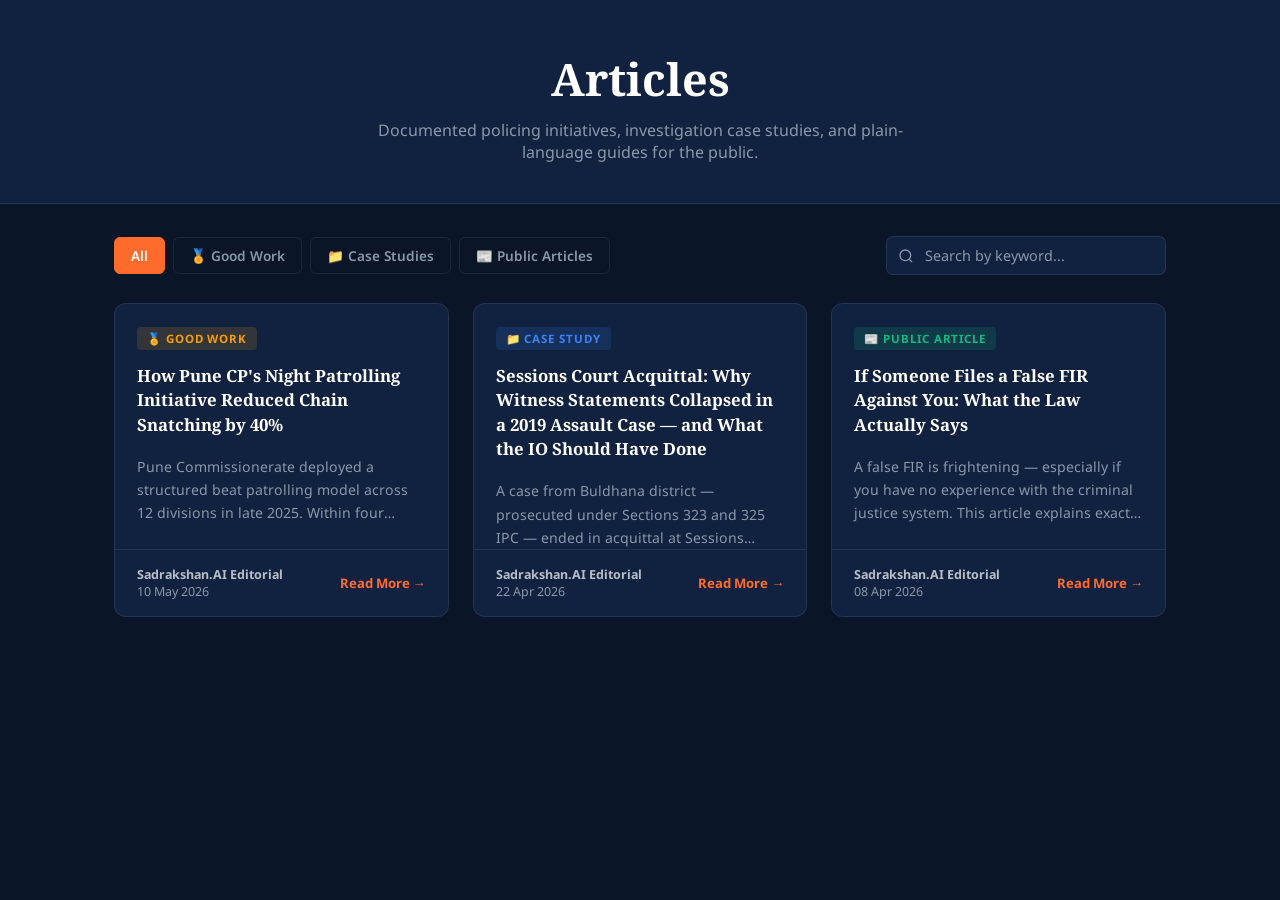
<file: blog.html>
<!DOCTYPE html>
<html lang="en">

<head>
  <meta charset="UTF-8" />
  <meta name="viewport" content="width=device-width, initial-scale=1.0" />
  <title>Articles — Sadrakshan.AI</title>
  <meta name="description"
    content="Read articles on good policing initiatives, investigation case studies, and public information about your rights — from Maharashtra Police." />
  <link rel="preconnect" href="https://fonts.googleapis.com" />
  <link
    href="https://fonts.googleapis.com/css2?family=Noto+Sans:wght@400;500;600;700&family=Noto+Serif:ital,wght@0,400;0,700;1,400&display=swap"
    rel="stylesheet" />

  <!-- GA4 — replace G-XXXXXXXXXX -->
  <script async src="https://www.googletagmanager.com/gtag/js?id=G-YK79G2YYBN"></script>
  <script src="analytics.js"></script>
  <script src="i18n.js"></script>

  <style>
    *,
    *::before,
    *::after {
      box-sizing: border-box;
      margin: 0;
      padding: 0;
    }

    :root {
      --navy: #0A1628;
      --navy2: #112240;
      --navy3: #0D1E38;
      --saffron: #FF6B2B;
      --saffron-light: #FF8C5A;
      --white: #FFFFFF;
      --muted: #8899AA;
      --border: rgba(255, 255, 255, 0.08);
      --cat-good: #F59E0B;
      --cat-case: #3B82F6;
      --cat-public: #10B981;
    }

    body {
      font-family: 'Noto Sans', sans-serif;
      background: var(--navy);
      color: var(--white);
      min-height: 100vh;
    }

    /* ── NAV (include nav-update.html or paste nav here) ── */
    /* See nav-update.html for full nav */

    /* ── PAGE HEADER ── */
    .page-header {
      background: var(--navy2);
      border-bottom: 1px solid var(--border);
      padding: 48px 32px 40px;
      text-align: center;
    }

    .page-header h1 {
      font-family: 'Noto Serif', serif;
      font-size: clamp(1.8rem, 4vw, 2.8rem);
      font-weight: 700;
      margin-bottom: 10px;
    }

    .page-header p {
      color: var(--muted);
      font-size: 1rem;
      max-width: 560px;
      margin: 0 auto;
    }

    /* ── CONTROLS ── */
    .controls {
      max-width: 1100px;
      margin: 0 auto;
      padding: 32px 24px 0;
      display: flex;
      flex-wrap: wrap;
      gap: 16px;
      align-items: center;
      justify-content: space-between;
    }

    /* Category filter tabs */
    .filter-tabs {
      display: flex;
      gap: 8px;
      flex-wrap: wrap;
    }

    .filter-tab {
      background: transparent;
      border: 1px solid var(--border);
      border-radius: 6px;
      color: var(--muted);
      font-family: inherit;
      font-size: 0.85rem;
      font-weight: 600;
      padding: 8px 16px;
      cursor: pointer;
      transition: all 0.2s;
      white-space: nowrap;
    }

    .filter-tab:hover {
      border-color: var(--saffron);
      color: var(--white);
    }

    .filter-tab.active {
      background: var(--saffron);
      border-color: var(--saffron);
      color: var(--white);
    }

    .filter-tab[data-cat="good-work"].active {
      background: var(--cat-good);
      border-color: var(--cat-good);
    }

    .filter-tab[data-cat="case-study"].active {
      background: var(--cat-case);
      border-color: var(--cat-case);
    }

    .filter-tab[data-cat="public-article"].active {
      background: var(--cat-public);
      border-color: var(--cat-public);
    }

    /* Search bar */
    .search-wrap {
      position: relative;
      flex: 0 0 280px;
    }

    .search-wrap svg {
      position: absolute;
      left: 12px;
      top: 50%;
      transform: translateY(-50%);
      color: var(--muted);
    }

    .search-wrap input {
      width: 100%;
      background: var(--navy2);
      border: 1px solid var(--border);
      border-radius: 7px;
      color: var(--white);
      font-family: inherit;
      font-size: 0.9rem;
      padding: 9px 14px 9px 38px;
      outline: none;
      transition: border-color 0.2s;
    }

    .search-wrap input:focus {
      border-color: var(--saffron);
    }

    .search-wrap input::placeholder {
      color: var(--muted);
    }

    /* ── GRID ── */
    .grid {
      max-width: 1100px;
      margin: 28px auto 0;
      padding: 0 24px;
      display: grid;
      grid-template-columns: repeat(auto-fill, minmax(320px, 1fr));
      gap: 24px;
    }

    /* ── CARD ── */
    .card {
      background: var(--navy2);
      border: 1px solid var(--border);
      border-radius: 12px;
      overflow: hidden;
      display: flex;
      flex-direction: column;
      transition: transform 0.2s, border-color 0.2s;
    }

    .card:hover {
      transform: translateY(-3px);
      border-color: rgba(255, 107, 43, 0.3);
    }

    .card-top {
      padding: 22px 22px 0;
    }

    .cat-tag {
      display: inline-block;
      font-size: 0.72rem;
      font-weight: 700;
      letter-spacing: 0.08em;
      text-transform: uppercase;
      padding: 4px 10px;
      border-radius: 4px;
      margin-bottom: 14px;
    }

    .cat-good-work {
      background: rgba(245, 158, 11, 0.15);
      color: var(--cat-good);
    }

    .cat-case-study {
      background: rgba(59, 130, 246, 0.15);
      color: var(--cat-case);
    }

    .cat-public-article {
      background: rgba(16, 185, 129, 0.15);
      color: var(--cat-public);
    }

    .card h2 {
      font-family: 'Noto Serif', serif;
      font-size: 1.05rem;
      font-weight: 700;
      line-height: 1.45;
      margin-bottom: 10px;
    }

    .card h2 a {
      color: var(--white);
      text-decoration: none;
      transition: color 0.2s;
    }

    .card h2 a:hover {
      color: var(--saffron);
    }

    .card-excerpt {
      color: var(--muted);
      font-size: 0.88rem;
      line-height: 1.65;
      padding: 0 22px;
      margin-top: 8px;
      display: -webkit-box;
      -webkit-line-clamp: 3;
      -webkit-box-orient: vertical;
      overflow: hidden;
    }

    .card-footer {
      margin-top: auto;
      padding: 16px 22px;
      display: flex;
      align-items: center;
      justify-content: space-between;
      border-top: 1px solid var(--border);
    }

    .card-meta {
      font-size: 0.78rem;
      color: var(--muted);
    }

    .card-meta strong {
      color: rgba(255, 255, 255, 0.7);
    }

    .btn-readmore {
      font-size: 0.82rem;
      font-weight: 700;
      color: var(--saffron);
      text-decoration: none;
      transition: color 0.2s;
      white-space: nowrap;
    }

    .btn-readmore:hover {
      color: var(--saffron-light);
    }

    /* ── EMPTY STATE ── */
    .empty-state {
      text-align: center;
      padding: 80px 24px;
      color: var(--muted);
      grid-column: 1 / -1;
    }

    .empty-state svg {
      margin-bottom: 16px;
      opacity: 0.3;
    }

    /* ── PAGINATION ── */
    .pagination {
      max-width: 1100px;
      margin: 48px auto;
      padding: 0 24px 48px;
      display: flex;
      align-items: center;
      justify-content: center;
      gap: 8px;
      flex-wrap: wrap;
    }

    .page-btn {
      background: var(--navy2);
      border: 1px solid var(--border);
      border-radius: 6px;
      color: var(--muted);
      font-family: inherit;
      font-size: 0.88rem;
      padding: 8px 16px;
      cursor: pointer;
      transition: all 0.2s;
    }

    .page-btn:hover {
      border-color: var(--saffron);
      color: var(--white);
    }

    .page-btn.active {
      background: var(--saffron);
      border-color: var(--saffron);
      color: var(--white);
    }

    .page-btn:disabled {
      opacity: 0.3;
      cursor: not-allowed;
    }

    @media (max-width: 600px) {
      .controls {
        flex-direction: column;
        align-items: stretch;
      }

      .search-wrap {
        flex: unset;
      }

      .grid {
        grid-template-columns: 1fr;
      }
    }
  </style>
</head>

<body>

  <!-- ── INCLUDE YOUR EXISTING NAV HERE ── -->
  <!-- Or paste the nav-update.html snippet -->

  <!-- PAGE HEADER -->
  <div class="page-header">
    <h1 data-i18n="blog.title">Articles</h1>
    <p>Documented policing initiatives, investigation case studies, and plain-language guides for the public.</p>
  </div>

  <!-- CONTROLS -->
  <div class="controls">
    <div class="filter-tabs">
      <button class="filter-tab active" data-cat="all" onclick="setFilter('all')"
        data-i18n="blog.filter.all">All</button>
      <button class="filter-tab" data-cat="good-work" onclick="setFilter('good-work')">🏅 <span
          data-i18n="blog.filter.good">Good Work</span></button>
      <button class="filter-tab" data-cat="case-study" onclick="setFilter('case-study')">📁 <span
          data-i18n="blog.filter.case">Case Studies</span></button>
      <button class="filter-tab" data-cat="public-article" onclick="setFilter('public-article')">📰 <span
          data-i18n="blog.filter.public">Public Articles</span></button>
    </div>
    <div class="search-wrap">
      <svg width="16" height="16" viewBox="0 0 24 24" fill="none" stroke="currentColor" stroke-width="2">
        <circle cx="11" cy="11" r="8" />
        <line x1="21" y1="21" x2="16.65" y2="16.65" />
      </svg>
      <input type="text" id="search-input" data-i18n-placeholder="blog.search" placeholder="Search by keyword..."
        oninput="applyFilters()" />
    </div>
  </div>

  <!-- POSTS GRID -->
  <div class="grid" id="posts-grid">
    <div class="empty-state">Loading articles...</div>
  </div>

  <!-- PAGINATION -->
  <div class="pagination" id="pagination"></div>

  <script>
    const POSTS_PER_PAGE = 9;
    let allPosts = [];
    let filtered = [];
    let currentPage = 1;
    let activeFilter = 'all';

    const CAT_LABELS = {
      'good-work': '🏅 Good Work',
      'case-study': '📁 Case Study',
      'public-article': '📰 Public Article'
    };

    const CAT_CLASS = {
      'good-work': 'cat-good-work',
      'case-study': 'cat-case-study',
      'public-article': 'cat-public-article'
    };

    async function loadPosts() {
      try {
        const res = await fetch('posts.json');
        allPosts = await res.json();
        applyFilters();
      } catch (e) {
        document.getElementById('posts-grid').innerHTML =
          '<div class="empty-state"><p>Could not load articles. Please refresh the page.</p></div>';
      }
    }

    function setFilter(cat) {
      activeFilter = cat;
      document.querySelectorAll('.filter-tab').forEach(btn => {
        btn.classList.toggle('active', btn.dataset.cat === cat);
      });
      currentPage = 1;
      applyFilters();
    }

    function applyFilters() {
      const q = (document.getElementById('search-input').value || '').toLowerCase().trim();
      const lang = (typeof getLang === 'function') ? getLang() : 'en';

      filtered = allPosts.filter(post => {
        const matchCat = activeFilter === 'all' || post.category === activeFilter;
        const matchLang = !post.language || post.language === lang || post.language === 'en';
        const matchQ = !q || post.title.toLowerCase().includes(q) ||
          (post.excerpt || '').toLowerCase().includes(q) ||
          (post.tags || []).some(t => t.toLowerCase().includes(q));
        return matchCat && matchLang && matchQ;
      });

      renderGrid();
      renderPagination();
    }

    function renderGrid() {
      const grid = document.getElementById('posts-grid');
      const start = (currentPage - 1) * POSTS_PER_PAGE;
      const page = filtered.slice(start, start + POSTS_PER_PAGE);

      if (!page.length) {
        grid.innerHTML = `<div class="empty-state">
          <svg width="48" height="48" viewBox="0 0 24 24" fill="none" stroke="currentColor" stroke-width="1.5"><circle cx="11" cy="11" r="8"/><line x1="21" y1="21" x2="16.65" y2="16.65"/></svg>
          <p data-i18n="blog.noresults">No articles match your search. Try different keywords.</p>
        </div>`;
        return;
      }

      grid.innerHTML = page.map(post => {
        const catClass = CAT_CLASS[post.category] || '';
        const catLabel = CAT_LABELS[post.category] || post.category;
        const dateStr = new Date(post.date).toLocaleDateString('en-IN', { day: '2-digit', month: 'short', year: 'numeric' });
        return `<article class="card">
          <div class="card-top">
            <span class="cat-tag ${catClass}">${catLabel}</span>
            <h2><a href="post.html?id=${encodeURIComponent(post.id)}">${esc(post.title)}</a></h2>
          </div>
          <p class="card-excerpt">${esc(post.excerpt)}</p>
          <div class="card-footer">
            <div class="card-meta">
              <strong>${esc(post.author)}</strong><br/>
              ${dateStr}
            </div>
            <a href="post.html?id=${encodeURIComponent(post.id)}" class="btn-readmore" data-i18n="blog.readmore">Read More →</a>
          </div>
        </article>`;
      }).join('');
    }

    function renderPagination() {
      const total = Math.ceil(filtered.length / POSTS_PER_PAGE);
      const pg = document.getElementById('pagination');
      if (total <= 1) { pg.innerHTML = ''; return; }

      let html = `<button class="page-btn" onclick="goPage(${currentPage - 1})" ${currentPage === 1 ? 'disabled' : ''} data-i18n="blog.prev">← Previous</button>`;
      for (let i = 1; i <= total; i++) {
        html += `<button class="page-btn ${i === currentPage ? 'active' : ''}" onclick="goPage(${i})">${i}</button>`;
      }
      html += `<button class="page-btn" onclick="goPage(${currentPage + 1})" ${currentPage === total ? 'disabled' : ''} data-i18n="blog.next">Next →</button>`;
      pg.innerHTML = html;
    }

    function goPage(n) {
      const total = Math.ceil(filtered.length / POSTS_PER_PAGE);
      if (n < 1 || n > total) return;
      currentPage = n;
      renderGrid();
      renderPagination();
      window.scrollTo({ top: 0, behavior: 'smooth' });
    }

    function esc(str) {
      return String(str || '').replace(/&/g, '&amp;').replace(/</g, '&lt;').replace(/>/g, '&gt;');
    }

    // Re-filter when language changes
    document.addEventListener('DOMContentLoaded', () => {
      loadPosts();
      // Patch setLang to also re-filter
      const origSetLang = window.setLang;
      if (origSetLang) {
        window.setLang = function (lang) {
          origSetLang(lang);
          if (allPosts.length) { currentPage = 1; applyFilters(); }
        };
      }
    });

    window.setFilter = setFilter;
    window.applyFilters = applyFilters;
    window.goPage = goPage;
  </script>
</body>

</html>
</file>
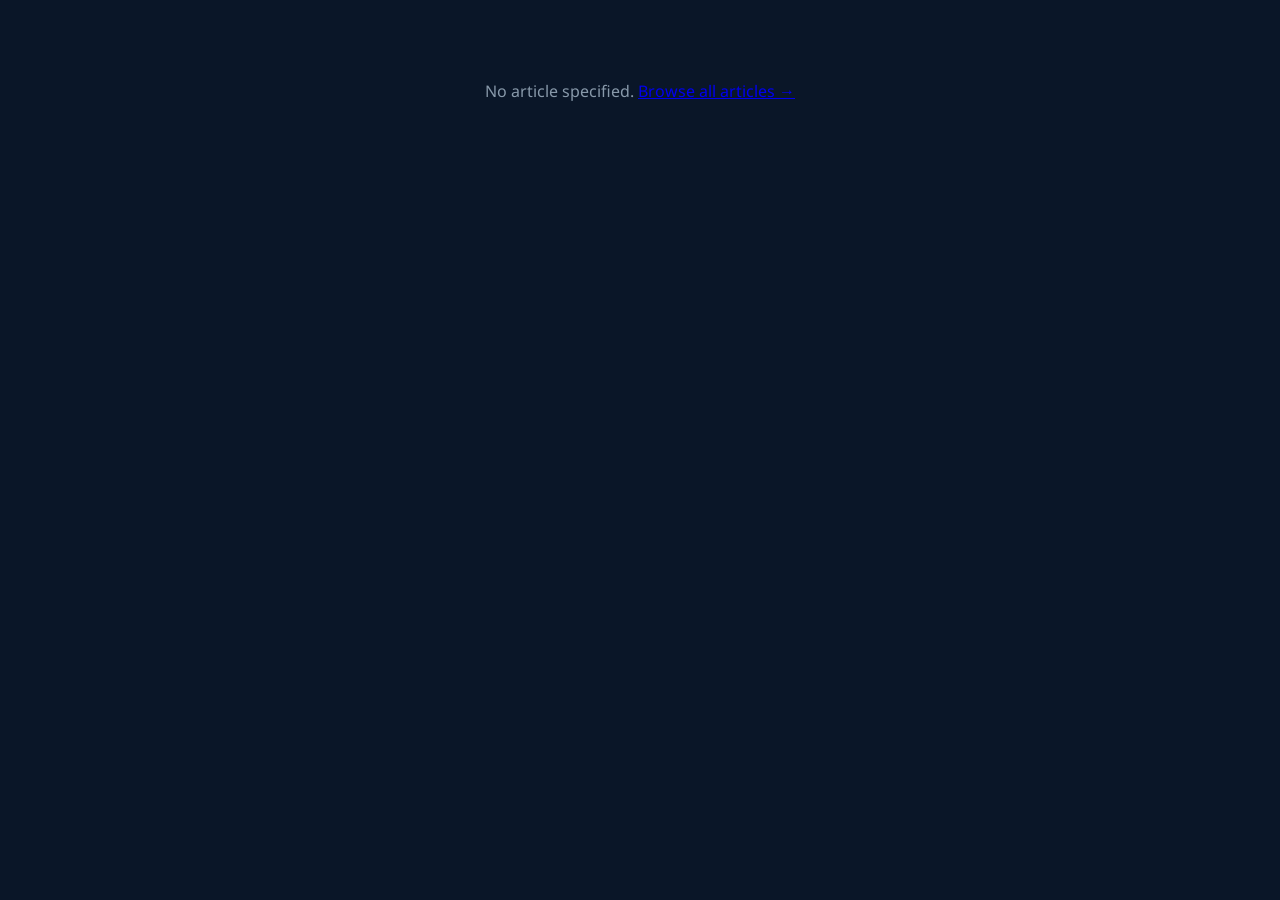
<file: post.html>
<!DOCTYPE html>
<html lang="en">

<head>
  <meta charset="UTF-8" />
  <meta name="viewport" content="width=device-width, initial-scale=1.0" />
  <title>Article — Sadrakshan.AI</title>
  <link rel="preconnect" href="https://fonts.googleapis.com" />
  <link
    href="https://fonts.googleapis.com/css2?family=Noto+Sans:wght@400;500;600;700&family=Noto+Serif:ital,wght@0,400;0,600;0,700;1,400&display=swap"
    rel="stylesheet" />

  <!-- GA4 — replace G-XXXXXXXXXX -->
  <script async src="https://www.googletagmanager.com/gtag/js?id=G-YK79G2YYBN"></script>
  <script src="analytics.js"></script>
  <script src="i18n.js"></script>

  <style>
    *,
    *::before,
    *::after {
      box-sizing: border-box;
      margin: 0;
      padding: 0;
    }

    :root {
      --navy: #0A1628;
      --navy2: #112240;
      --saffron: #FF6B2B;
      --saffron-light: #FF8C5A;
      --white: #FFFFFF;
      --muted: #8899AA;
      --border: rgba(255, 255, 255, 0.08);
      --cat-good: #F59E0B;
      --cat-case: #3B82F6;
      --cat-public: #10B981;
      --body-max: 720px;
    }

    body {
      font-family: 'Noto Sans', sans-serif;
      background: var(--navy);
      color: var(--white);
      min-height: 100vh;
    }

    /* ── BACK LINK ── */
    .back-bar {
      max-width: 980px;
      margin: 0 auto;
      padding: 24px 24px 0;
    }

    .back-link {
      font-size: 0.85rem;
      color: var(--muted);
      text-decoration: none;
      transition: color 0.2s;
    }

    .back-link:hover {
      color: var(--saffron);
    }

    /* ── ARTICLE HEADER ── */
    .article-header {
      max-width: var(--body-max);
      margin: 0 auto;
      padding: 32px 24px 0;
    }

    .cat-tag {
      display: inline-block;
      font-size: 0.72rem;
      font-weight: 700;
      letter-spacing: 0.08em;
      text-transform: uppercase;
      padding: 4px 10px;
      border-radius: 4px;
      margin-bottom: 18px;
    }

    .cat-good-work {
      background: rgba(245, 158, 11, 0.15);
      color: var(--cat-good);
    }

    .cat-case-study {
      background: rgba(59, 130, 246, 0.15);
      color: var(--cat-case);
    }

    .cat-public-article {
      background: rgba(16, 185, 129, 0.15);
      color: var(--cat-public);
    }

    .article-title {
      font-family: 'Noto Serif', serif;
      font-size: clamp(1.5rem, 3.5vw, 2.2rem);
      font-weight: 700;
      line-height: 1.35;
      margin-bottom: 20px;
    }

    .article-meta {
      display: flex;
      align-items: center;
      gap: 20px;
      flex-wrap: wrap;
      color: var(--muted);
      font-size: 0.88rem;
      padding-bottom: 24px;
      border-bottom: 1px solid var(--border);
      margin-bottom: 36px;
    }

    .article-meta .by {
      color: var(--white);
      font-weight: 600;
    }

    /* ── ARTICLE BODY ── */
    .article-body {
      max-width: var(--body-max);
      margin: 0 auto;
      padding: 0 24px;
      line-height: 1.85;
      font-size: 1.02rem;
    }

    /* Rich text styles */
    .article-body p {
      margin-bottom: 1.3em;
    }

    .article-body h2 {
      font-family: 'Noto Serif', serif;
      font-size: 1.3rem;
      font-weight: 700;
      margin: 2.2em 0 0.8em;
      padding-bottom: 8px;
      border-bottom: 1px solid var(--border);
    }

    .article-body h3 {
      font-size: 1.1rem;
      font-weight: 600;
      margin: 1.8em 0 0.6em;
      color: var(--saffron-light);
    }

    .article-body ul,
    .article-body ol {
      padding-left: 1.5em;
      margin-bottom: 1.3em;
    }

    .article-body li {
      margin-bottom: 0.5em;
    }

    .article-body strong {
      color: rgba(255, 255, 255, 0.95);
      font-weight: 600;
    }

    .article-body em {
      color: rgba(255, 255, 255, 0.8);
    }

    .article-body blockquote {
      border-left: 3px solid var(--saffron);
      padding: 12px 20px;
      margin: 1.5em 0;
      background: rgba(255, 107, 43, 0.06);
      border-radius: 0 6px 6px 0;
      font-style: italic;
      color: rgba(255, 255, 255, 0.85);
    }

    /* ── SHARE BAR ── */
    .share-bar {
      max-width: var(--body-max);
      margin: 48px auto 0;
      padding: 24px 24px;
      border-top: 1px solid var(--border);
      display: flex;
      align-items: center;
      gap: 12px;
      flex-wrap: wrap;
    }

    .share-label {
      font-size: 0.82rem;
      font-weight: 700;
      color: var(--muted);
      text-transform: uppercase;
      letter-spacing: 0.07em;
      margin-right: 4px;
    }

    .share-btn {
      display: inline-flex;
      align-items: center;
      gap: 8px;
      background: var(--navy2);
      border: 1px solid var(--border);
      border-radius: 7px;
      color: var(--white);
      font-family: inherit;
      font-size: 0.85rem;
      font-weight: 600;
      padding: 9px 16px;
      cursor: pointer;
      text-decoration: none;
      transition: border-color 0.2s, background 0.2s;
    }

    .share-btn:hover {
      border-color: var(--saffron);
      background: rgba(255, 107, 43, 0.08);
    }

    .share-btn.copied {
      border-color: #10B981;
      color: #10B981;
    }

    /* Tags */
    .tags-row {
      max-width: var(--body-max);
      margin: 24px auto 0;
      padding: 0 24px 16px;
      display: flex;
      flex-wrap: wrap;
      gap: 8px;
    }

    .tag {
      font-size: 0.75rem;
      background: rgba(255, 255, 255, 0.06);
      border: 1px solid var(--border);
      border-radius: 4px;
      padding: 4px 10px;
      color: var(--muted);
    }

    /* ── RELATED POSTS ── */
    .related-section {
      max-width: 980px;
      margin: 64px auto 0;
      padding: 0 24px 64px;
    }

    .related-section h3 {
      font-family: 'Noto Serif', serif;
      font-size: 1.2rem;
      font-weight: 700;
      margin-bottom: 24px;
      padding-bottom: 12px;
      border-bottom: 1px solid var(--border);
    }

    .related-grid {
      display: grid;
      grid-template-columns: repeat(auto-fill, minmax(280px, 1fr));
      gap: 20px;
    }

    .related-card {
      background: var(--navy2);
      border: 1px solid var(--border);
      border-radius: 10px;
      padding: 20px;
      text-decoration: none;
      color: var(--white);
      transition: border-color 0.2s, transform 0.2s;
      display: block;
    }

    .related-card:hover {
      border-color: rgba(255, 107, 43, 0.3);
      transform: translateY(-2px);
    }

    .related-card .r-cat {
      font-size: 0.72rem;
      font-weight: 700;
      letter-spacing: 0.06em;
      text-transform: uppercase;
      color: var(--muted);
      margin-bottom: 8px;
    }

    .related-card .r-title {
      font-family: 'Noto Serif', serif;
      font-size: 0.95rem;
      font-weight: 600;
      line-height: 1.45;
      color: var(--white);
    }

    .related-card .r-date {
      font-size: 0.78rem;
      color: var(--muted);
      margin-top: 10px;
    }

    /* Loading / error states */
    .state-msg {
      text-align: center;
      padding: 80px 24px;
      color: var(--muted);
    }

    @media (max-width: 600px) {
      .share-bar {
        gap: 8px;
      }
    }
  </style>
</head>

<body>

  <!-- ── INCLUDE YOUR NAV HERE ── -->

  <div id="article-container">
    <div class="state-msg">Loading article...</div>
  </div>

  <script>
    async function loadPost() {
      const params = new URLSearchParams(window.location.search);
      const postId = params.get('id');

      if (!postId) {
        showError('No article specified. <a href="blog.html">Browse all articles →</a>');
        return;
      }

      try {
        const res = await fetch('posts.json');
        const posts = await res.json();
        const post = posts.find(p => p.id === postId);

        if (!post) {
          showError('Article not found. It may have been removed or the link is incorrect. <a href="blog.html">Browse all articles →</a>');
          return;
        }

        renderPost(post, posts);

        // Update page title & meta
        document.title = `${post.title} — Sadrakshan.AI`;

        // Fire GA4 event
        if (typeof trackBlogPostView === 'function') {
          trackBlogPostView(post.title, post.category);
        }

      } catch (e) {
        showError('Could not load the article. Please try refreshing the page.');
      }
    }

    function renderPost(post, allPosts) {
      const CAT_LABELS = {
        'good-work': '🏅 Good Work',
        'case-study': '📁 Case Study',
        'public-article': '📰 Public Article'
      };
      const CAT_CLASS = {
        'good-work': 'cat-good-work',
        'case-study': 'cat-case-study',
        'public-article': 'cat-public-article'
      };

      const dateStr = new Date(post.date).toLocaleDateString('en-IN', { day: '2-digit', month: 'long', year: 'numeric' });
      const catLabel = CAT_LABELS[post.category] || post.category;
      const catClass = CAT_CLASS[post.category] || '';

      // Tags row
      const tagsHtml = (post.tags || []).map(t => `<span class="tag">#${esc(t)}</span>`).join('');

      // Related posts (same category, exclude current)
      const related = allPosts.filter(p => p.category === post.category && p.id !== post.id).slice(0, 3);
      const relatedHtml = related.length ? `
        <div class="related-section">
          <h3 data-i18n="post.related">Related Articles</h3>
          <div class="related-grid">
            ${related.map(r => {
        const rd = new Date(r.date).toLocaleDateString('en-IN', { day: '2-digit', month: 'short', year: 'numeric' });
        return `<a class="related-card" href="post.html?id=${encodeURIComponent(r.id)}">
                <div class="r-cat">${CAT_LABELS[r.category] || r.category}</div>
                <div class="r-title">${esc(r.title)}</div>
                <div class="r-date">${rd}</div>
              </a>`;
      }).join('')}
          </div>
        </div>` : '';

      document.getElementById('article-container').innerHTML = `
        <div class="back-bar">
          <a href="blog.html" class="back-link" data-i18n="post.back">← Back to Articles</a>
        </div>

        <div class="article-header">
          <span class="cat-tag ${catClass}">${catLabel}</span>
          <h1 class="article-title">${esc(post.title)}</h1>
          <div class="article-meta">
            <span><span data-i18n="post.by">By</span> <span class="by">${esc(post.author)}</span></span>
            <span>${dateStr}</span>
          </div>
        </div>

        <div class="article-body">${post.body}</div>

        ${tagsHtml ? `<div class="tags-row">${tagsHtml}</div>` : ''}

        <div class="share-bar">
          <span class="share-label">Share</span>
          <a class="share-btn" id="share-wa" href="#" onclick="shareWhatsApp(event)" target="_blank">
            <svg width="16" height="16" viewBox="0 0 24 24" fill="currentColor"><path d="M17.472 14.382c-.297-.149-1.758-.867-2.03-.967-.273-.099-.471-.148-.67.15-.197.297-.767.966-.94 1.164-.173.199-.347.223-.644.075-.297-.15-1.255-.463-2.39-1.475-.883-.788-1.48-1.761-1.653-2.059-.173-.297-.018-.458.13-.606.134-.133.298-.347.446-.52.149-.174.198-.298.298-.497.099-.198.05-.371-.025-.52-.075-.149-.669-1.612-.916-2.207-.242-.579-.487-.5-.669-.51-.173-.008-.371-.01-.57-.01-.198 0-.52.074-.792.372-.272.297-1.04 1.016-1.04 2.479 0 1.462 1.065 2.875 1.213 3.074.149.198 2.096 3.2 5.077 4.487.709.306 1.262.489 1.694.625.712.227 1.36.195 1.871.118.571-.085 1.758-.719 2.006-1.413.248-.694.248-1.289.173-1.413-.074-.124-.272-.198-.57-.347m-5.421 7.403h-.004a9.87 9.87 0 01-5.031-1.378l-.361-.214-3.741.982.998-3.648-.235-.374a9.86 9.86 0 01-1.51-5.26c.001-5.45 4.436-9.884 9.888-9.884 2.64 0 5.122 1.03 6.988 2.898a9.825 9.825 0 012.893 6.994c-.003 5.45-4.437 9.884-9.885 9.884m8.413-18.297A11.815 11.815 0 0012.05 0C5.495 0 .16 5.335.157 11.892c0 2.096.547 4.142 1.588 5.945L.057 24l6.305-1.654a11.882 11.882 0 005.683 1.448h.005c6.554 0 11.89-5.335 11.893-11.893a11.821 11.821 0 00-3.48-8.413z"/></svg>
            <span data-i18n="post.share.whatsapp">Share on WhatsApp</span>
          </a>
          <a class="share-btn" id="share-tw" href="#" onclick="shareTwitter(event)" target="_blank">
            <svg width="16" height="16" viewBox="0 0 24 24" fill="currentColor"><path d="M18.244 2.25h3.308l-7.227 8.26 8.502 11.24H16.17l-4.714-6.231-5.401 6.231H2.744l7.73-8.835L1.254 2.25H8.08l4.213 5.567zm-1.161 17.52h1.833L7.084 4.126H5.117z"/></svg>
            <span data-i18n="post.share.twitter">Share on X</span>
          </a>
          <button class="share-btn" id="copy-btn" onclick="copyLink()">
            <svg width="16" height="16" viewBox="0 0 24 24" fill="none" stroke="currentColor" stroke-width="2"><rect x="9" y="9" width="13" height="13" rx="2" ry="2"/><path d="M5 15H4a2 2 0 01-2-2V4a2 2 0 012-2h9a2 2 0 012 2v1"/></svg>
            <span id="copy-label" data-i18n="post.share.copy">Copy Link</span>
          </button>
        </div>

        ${relatedHtml}
      `;

      // Re-apply i18n on newly rendered content
      if (typeof applyTranslations === 'function') {
        applyTranslations(typeof getLang === 'function' ? getLang() : 'en');
      }
    }

    // ── SHARE ACTIONS ──
    window.currentPost = null;

    function shareWhatsApp(e) {
      e.preventDefault();
      const text = encodeURIComponent(`${document.title}\n${window.location.href}`);
      window.open(`https://wa.me/?text=${text}`, '_blank');
      if (typeof trackBlogPostView === 'function') { /* already tracked */ }
    }

    function shareTwitter(e) {
      e.preventDefault();
      const text = encodeURIComponent(document.title);
      const url = encodeURIComponent(window.location.href);
      window.open(`https://twitter.com/intent/tweet?text=${text}&url=${url}`, '_blank');
    }

    function copyLink() {
      navigator.clipboard.writeText(window.location.href).then(() => {
        const btn = document.getElementById('copy-btn');
        const lbl = document.getElementById('copy-label');
        btn.classList.add('copied');
        lbl.textContent = (typeof t === 'function') ? t('post.share.copied') : 'Link copied!';
        setTimeout(() => {
          btn.classList.remove('copied');
          lbl.textContent = (typeof t === 'function') ? t('post.share.copy') : 'Copy Link';
        }, 2000);
      });
    }

    function showError(msg) {
      document.getElementById('article-container').innerHTML =
        `<div class="state-msg">${msg}</div>`;
    }

    function esc(str) {
      return String(str || '').replace(/&/g, '&amp;').replace(/</g, '&lt;').replace(/>/g, '&gt;');
    }

    window.shareWhatsApp = shareWhatsApp;
    window.shareTwitter = shareTwitter;
    window.copyLink = copyLink;

    document.addEventListener('DOMContentLoaded', loadPost);
  </script>
</body>

</html>
</file>
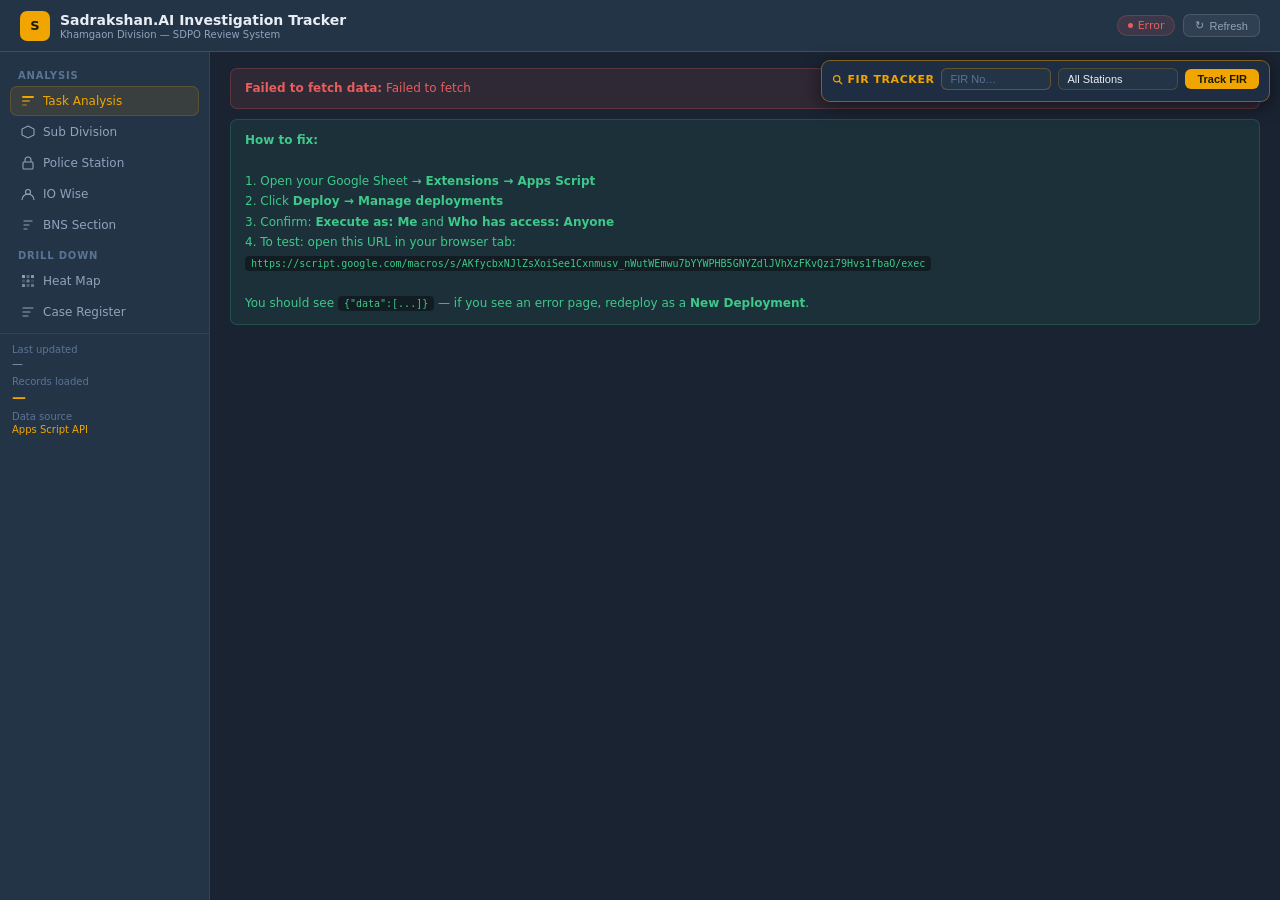
<file: Sadrakshan_AI_SDPO_Review_System_43 (4).html>
<!DOCTYPE html>
<html lang="en">
<head>
<meta charset="UTF-8">
<meta name="viewport" content="width=device-width, initial-scale=1.0">
<title>Sadrakshan.AI Investigation Tracker — Khamgaon Division</title>
<style>
*{box-sizing:border-box;margin:0;padding:0}
:root{
  --c1:#1a2332;--c2:#243447;--c3:#2d4060;
  --acc:#f0a500;--red:#e85d5d;--grn:#3dc98a;
  --txt:#e8edf5;--txt2:#8fa3bc;--txt3:#5a7494;
  --brd:rgba(255,255,255,.07);--brd2:rgba(255,255,255,.12);
  --hov:rgba(255,255,255,.06);
}
body{background:var(--c1);color:var(--txt);font-family:'Segoe UI',system-ui,sans-serif;min-height:100vh}
.topbar{background:var(--c2);border-bottom:1px solid var(--brd2);padding:0 20px;display:flex;align-items:center;justify-content:space-between;height:52px;position:sticky;top:0;z-index:100}
.topbar-row1{display:flex;align-items:center;justify-content:space-between;height:52px;padding:0 20px}
.topbar-row2{display:flex;align-items:center;justify-content:flex-end;padding:0 20px 10px;gap:8px;border-top:1px solid var(--brd)}
.logo-wrap{display:flex;align-items:center;gap:10px}
.logo-mark{width:30px;height:30px;background:var(--acc);border-radius:7px;display:flex;align-items:center;justify-content:center;font-size:13px;font-weight:700;color:#1a1a00;flex-shrink:0}
.logo-text{font-size:14px;font-weight:600;color:var(--txt)}
.logo-sub{font-size:10px;color:var(--txt2);margin-top:1px}
.topbar-right{display:flex;align-items:center;gap:8px}
.chip{display:flex;align-items:center;gap:5px;padding:3px 10px;border-radius:20px;font-size:11px;font-weight:500}
.chip-live{background:rgba(61,201,138,.12);border:1px solid rgba(61,201,138,.25);color:#3dc98a}
.chip-err{background:rgba(232,93,93,.12);border:1px solid rgba(232,93,93,.25);color:#e85d5d}
.chip-load{background:rgba(240,165,0,.1);border:1px solid rgba(240,165,0,.2);color:var(--acc)}
.pulse{width:5px;height:5px;border-radius:50%;background:currentColor;animation:pu 1.4s infinite}
@keyframes pu{0%,100%{opacity:1}50%{opacity:.3}}
.ref-btn{background:rgba(255,255,255,.06);border:1px solid var(--brd2);color:var(--txt2);padding:4px 11px;border-radius:7px;font-size:11px;cursor:pointer;transition:.15s;display:flex;align-items:center;gap:5px}
.ref-btn:hover{color:var(--txt);background:var(--hov)}
@keyframes spin{to{transform:rotate(360deg)}}
.sp{animation:spin .7s linear infinite;display:inline-block}
.layout{display:flex;min-height:calc(100vh - 52px)}
.sidebar{width:210px;background:var(--c2);border-right:1px solid var(--brd);padding:12px 0;flex-shrink:0;position:sticky;top:52px;height:calc(100vh - 52px);overflow-y:auto}
.sidebar::-webkit-scrollbar{width:3px}
.sidebar::-webkit-scrollbar-thumb{background:var(--txt3);border-radius:3px}
.ns{padding:0 10px;margin-bottom:4px}
.nl{font-size:10px;font-weight:600;color:var(--txt3);letter-spacing:.08em;text-transform:uppercase;padding:6px 8px 5px}
.ni{display:flex;align-items:center;gap:8px;padding:7px 10px;border-radius:7px;cursor:pointer;color:var(--txt2);font-size:12px;transition:.13s;margin-bottom:1px;border:1px solid transparent}
.ni:hover{background:var(--hov);color:var(--txt)}
.ni.active{background:rgba(240,165,0,.1);color:var(--acc);border-color:rgba(240,165,0,.18)}
.ni svg{width:14px;height:14px;flex-shrink:0}
.sf{padding:10px 12px;border-top:1px solid var(--brd);margin-top:6px}
.sfl{font-size:10px;color:var(--txt3);margin-bottom:2px}
.sfv{font-size:11px;color:var(--txt2)}
.sfb{font-size:14px;font-weight:600;color:var(--acc)}
.content{flex:1;padding:16px 20px;overflow:auto;min-width:0}
#fir-search::placeholder{color:#5a7494}
#fir-search:focus{border-color:rgba(240,165,0,.6)}
.fir-sug-item{padding:6px 9px;border-radius:5px;font-size:11px;color:#8fa3bc;cursor:pointer;transition:.12s}
.fir-sug-item:hover{background:rgba(255,255,255,.07);color:#e8edf5}
.pg-title{font-size:16px;font-weight:600;color:var(--txt);margin-bottom:2px}
.pg-sub{font-size:11px;color:var(--txt3);margin-bottom:14px}
.fb{display:flex;flex-wrap:wrap;gap:8px;margin-bottom:14px;align-items:flex-end}
.fg{display:flex;flex-direction:column;gap:3px}
.fg label{font-size:10px;color:var(--txt3);font-weight:600;letter-spacing:.05em;text-transform:uppercase}
.fg select{background:var(--c3);border:1px solid var(--brd2);color:var(--txt);font-size:12px;padding:5px 26px 5px 8px;border-radius:7px;cursor:pointer;outline:none;appearance:none;background-image:url("data:image/svg+xml,%3Csvg xmlns='http://www.w3.org/2000/svg' width='9' height='5' fill='none'%3E%3Cpath d='M1 1l3.5 3.5L8 1' stroke='%238fa3bc' stroke-width='1.4' stroke-linecap='round'/%3E%3C/svg%3E");background-repeat:no-repeat;background-position:right 8px center;min-width:130px}
.fg select:focus{border-color:var(--acc)}
.rb{background:rgba(232,93,93,.1);border:1px solid rgba(232,93,93,.2);color:#e85d5d;padding:5px 11px;border-radius:7px;font-size:11px;cursor:pointer;align-self:flex-end}
.rb:hover{background:rgba(232,93,93,.18)}
.kg{display:grid;grid-template-columns:repeat(auto-fit,minmax(130px,1fr));gap:9px;margin-bottom:14px}
.kc{background:var(--c2);border:1px solid var(--brd);border-radius:10px;padding:12px;position:relative;overflow:hidden}
.kt{position:absolute;top:0;left:0;right:0;height:2px}
.kl{font-size:10px;color:var(--txt2);font-weight:600;letter-spacing:.05em;text-transform:uppercase;margin-bottom:6px}
.kv{font-size:22px;font-weight:700;color:var(--txt);line-height:1}
.ks{font-size:10px;color:var(--txt3);margin-top:3px}
.sec{background:var(--c2);border:1px solid var(--brd);border-radius:10px;padding:14px;margin-bottom:12px}
.st{font-size:12px;font-weight:600;color:var(--txt);margin-bottom:2px}
.ss{font-size:10px;color:var(--txt3);margin-bottom:10px}
.tr{display:flex;align-items:center;gap:8px;padding:5px 7px;border-radius:7px;cursor:pointer;transition:.13s;min-width:0}
.tr:hover{background:var(--hov)}
.tn{width:22px;height:22px;border-radius:5px;display:flex;align-items:center;justify-content:center;font-size:9px;font-weight:700;flex-shrink:0}
.tname{font-size:11px;color:var(--txt2);width:185px;flex-shrink:0;overflow:hidden;text-overflow:ellipsis;white-space:nowrap}
.tct{font-size:11px;font-weight:700;width:50px;flex-shrink:0;text-align:right;white-space:nowrap}
.tbo{flex:1;min-width:50px;background:rgba(255,255,255,.06);border-radius:3px;height:7px;overflow:hidden}
.tbi{height:100%;border-radius:3px;transition:width .5s}
.td{font-size:11px;font-weight:700;width:38px;text-align:right;flex-shrink:0}
.tcp{width:40px;text-align:right;flex-shrink:0}
.tp{font-size:10px;color:var(--txt3);width:56px;text-align:right;flex-shrink:0}
.pill{display:inline-flex;align-items:center;padding:2px 6px;border-radius:10px;font-size:10px;font-weight:600}
.tw{overflow-x:auto}
.tbl{width:100%;border-collapse:collapse;font-size:11px}
.tbl th{padding:7px 9px;text-align:left;font-size:10px;font-weight:600;color:var(--txt3);letter-spacing:.05em;text-transform:uppercase;border-bottom:1px solid var(--brd);white-space:nowrap}
.tbl td{padding:7px 9px;border-bottom:1px solid var(--brd);color:var(--txt);vertical-align:middle}
.tbl tr.cr{cursor:pointer;transition:.12s}
.tbl tr.cr:hover td{background:var(--hov)}
.tbl tr:last-child td{border-bottom:none}
.bw{display:flex;align-items:center;gap:5px}
.bb{width:50px;background:rgba(255,255,255,.06);border-radius:3px;height:5px;overflow:hidden;flex-shrink:0}
.bf{height:100%;border-radius:3px}
.tag{display:inline-block;padding:2px 6px;border-radius:4px;font-size:10px;font-weight:600}
.dp{background:var(--c1);border:1px solid var(--acc);border-radius:10px;padding:14px;margin-top:10px}
.dh{display:flex;align-items:flex-start;justify-content:space-between;margin-bottom:8px}
.dt{font-size:12px;font-weight:600;color:var(--txt)}
.ds2{font-size:10px;color:var(--txt3);margin-top:2px}
.cx{background:rgba(255,255,255,.06);border:1px solid var(--brd2);color:var(--txt2);padding:3px 8px;border-radius:5px;font-size:11px;cursor:pointer}
.cx:hover{color:var(--txt)}
.hmc{border-radius:3px;cursor:pointer;transition:.14s;display:flex;align-items:center;justify-content:center;font-size:9px;font-weight:700;height:24px;width:28px}
.hmc:hover{filter:brightness(1.3);transform:scale(1.08)}
.ls{display:flex;flex-direction:column;align-items:center;justify-content:center;padding:4rem;gap:12px}
.spinner{width:30px;height:30px;border:2px solid rgba(255,255,255,.1);border-top-color:var(--acc);border-radius:50%;animation:spin .8s linear infinite}
.eb{background:rgba(232,93,93,.1);border:1px solid rgba(232,93,93,.25);border-radius:7px;padding:10px 14px;font-size:12px;color:#e85d5d;margin-bottom:10px;line-height:1.6}
.gb{background:rgba(61,201,138,.08);border:1px solid rgba(61,201,138,.2);border-radius:7px;padding:10px 14px;font-size:12px;color:#3dc98a;margin-bottom:10px;line-height:1.7}
code{background:rgba(0,0,0,.4);padding:2px 6px;border-radius:4px;font-size:10px;font-family:monospace;word-break:break-all}
#fir-search::placeholder{color:var(--txt3)}
#fir-search:focus{border-color:var(--acc)}
.fir-sug-item{padding:5px 8px;border-radius:5px;font-size:11px;color:var(--txt2);cursor:pointer;transition:.12s}
.fir-sug-item:hover{background:var(--hov);color:var(--txt)}
.fir-sug-firno{font-weight:600;color:var(--acc)}
.fir-sug-ps{font-size:10px;color:var(--txt3)}

/* FIR Timeline */
.fir-tracker-wrap{background:var(--c1);border:1px solid var(--acc);border-radius:12px;padding:20px;margin-bottom:14px}
.fir-hdr{display:flex;align-items:flex-start;justify-content:space-between;flex-wrap:wrap;gap:10px;margin-bottom:16px}
.fir-hdr-left{}
.fir-title{font-size:18px;font-weight:700;color:var(--acc)}
.fir-meta{font-size:11px;color:var(--txt2);margin-top:4px;line-height:1.7}
.fir-meta span{margin-right:12px}
.fir-stats-row{display:grid;grid-template-columns:repeat(auto-fit,minmax(110px,1fr));gap:8px;margin-bottom:20px}
.fir-stat{background:var(--c2);border:1px solid var(--brd);border-radius:8px;padding:10px 12px}
.fir-stat-lbl{font-size:10px;color:var(--txt3);font-weight:600;text-transform:uppercase;letter-spacing:.04em;margin-bottom:4px}
.fir-stat-val{font-size:18px;font-weight:700;color:var(--txt)}

/* Progress arc */
.arc-wrap{display:flex;justify-content:center;margin-bottom:20px}

/* Timeline */
.timeline-title{font-size:12px;font-weight:600;color:var(--txt);margin-bottom:12px}
.tl-outer{position:relative;padding-left:28px}
.tl-line{position:absolute;left:10px;top:0;bottom:0;width:2px;background:var(--brd2)}
.tl-item{position:relative;margin-bottom:10px}
.tl-dot{position:absolute;left:-24px;top:10px;width:14px;height:14px;border-radius:50%;border:2px solid;display:flex;align-items:center;justify-content:center;font-size:8px;font-weight:700;background:var(--c2);z-index:1}
.tl-card{border-radius:8px;padding:10px 12px;border:1px solid var(--brd)}
.tl-card-title{font-size:11px;font-weight:600;margin-bottom:3px}
.tl-card-meta{font-size:10px;color:var(--txt3);display:flex;gap:10px;flex-wrap:wrap}

/* Pending milestones */
.milestone-grid{display:grid;grid-template-columns:repeat(auto-fill,minmax(160px,1fr));gap:8px;margin-top:8px}
.milestone-card{background:var(--c2);border:1px solid rgba(232,93,93,.25);border-radius:8px;padding:10px}
.milestone-num{font-size:9px;font-weight:700;color:#e85d5d;margin-bottom:3px}
.milestone-name{font-size:11px;color:var(--txt);font-weight:500;line-height:1.3}
.milestone-days{font-size:10px;color:var(--txt3);margin-top:4px}

/* Task edit button + popup */
.t-edit-btn{display:inline-flex;align-items:center;gap:3px;background:rgba(240,165,0,.15);border:1px solid rgba(240,165,0,.35);color:#f0a500;font-size:9px;font-weight:700;padding:2px 7px;border-radius:10px;cursor:pointer;transition:.12s;white-space:nowrap;margin-top:4px}
.t-edit-btn:hover{background:rgba(240,165,0,.3);border-color:#f0a500}
.t-edit-btn:disabled{opacity:.5;cursor:wait}
#edit-backdrop{display:none;position:fixed;inset:0;background:rgba(0,0,0,.6);z-index:99998;align-items:center;justify-content:center;padding:20px}
#edit-backdrop.show{display:flex}
#edit-modal{background:#0f1826;border:1.5px solid #f0a500;border-radius:14px;padding:22px 24px;max-width:440px;width:100%;box-shadow:0 20px 60px rgba(0,0,0,.8)}
#edit-modal h3{margin:0 0 4px;font-size:15px;color:var(--txt);font-weight:700}
#edit-modal .em-sub{font-size:11px;color:var(--txt3);margin-bottom:16px}
#edit-modal .em-current{font-size:11px;color:var(--txt2);margin-bottom:14px;padding:8px 10px;background:rgba(255,255,255,.04);border-radius:6px;border-left:3px solid #8fa3bc}
#edit-modal .em-opts{display:flex;flex-direction:column;gap:8px;margin-bottom:14px}
#edit-modal .em-opt{display:flex;align-items:center;gap:10px;padding:10px 14px;border-radius:8px;border:1.5px solid var(--brd);background:var(--c2);cursor:pointer;transition:.12s;font-size:12px;font-weight:600}
#edit-modal .em-opt:hover{transform:translateX(3px)}
#edit-modal .em-opt.pending{color:#e85d5d;border-color:rgba(232,93,93,.3)}
#edit-modal .em-opt.pending:hover{background:rgba(232,93,93,.12);border-color:#e85d5d}
#edit-modal .em-opt.completed{color:#3dc98a;border-color:rgba(61,201,138,.3)}
#edit-modal .em-opt.completed:hover{background:rgba(61,201,138,.12);border-color:#3dc98a}
#edit-modal .em-opt.nr{color:#8fa3bc;border-color:var(--brd2)}
#edit-modal .em-opt.nr:hover{background:rgba(143,163,188,.1);border-color:#8fa3bc}
#edit-modal .em-opt .em-dot{width:10px;height:10px;border-radius:50%;flex-shrink:0}
#edit-modal .em-date{display:none;margin-top:8px;padding:10px;background:rgba(61,201,138,.08);border:1px dashed rgba(61,201,138,.4);border-radius:6px}
#edit-modal .em-date.show{display:block}
#edit-modal .em-date label{display:block;font-size:10px;color:#8fa3bc;font-weight:600;margin-bottom:4px;text-transform:uppercase;letter-spacing:.04em}
#edit-modal .em-date input{width:100%;background:var(--c3);border:1px solid var(--brd2);color:var(--txt);padding:7px 10px;border-radius:5px;font-size:12px;font-family:inherit}
#edit-modal .em-actions{display:flex;gap:8px;justify-content:flex-end}
#edit-modal .em-btn{padding:7px 14px;border-radius:6px;font-size:11px;font-weight:700;cursor:pointer;border:1px solid transparent;transition:.12s}
#edit-modal .em-btn.cancel{background:transparent;color:var(--txt2);border-color:var(--brd2)}
#edit-modal .em-btn.cancel:hover{color:var(--txt);border-color:var(--txt3)}
#edit-modal .em-btn.confirm{background:#f0a500;color:#000}
#edit-modal .em-btn.confirm:hover{background:#ffb920}
#edit-modal .em-btn:disabled{opacity:.5;cursor:wait}
#edit-modal .em-err{font-size:11px;color:#e85d5d;margin-top:10px;padding:7px 10px;background:rgba(232,93,93,.1);border:1px solid rgba(232,93,93,.3);border-radius:5px;display:none}
#edit-modal .em-err.show{display:block}

/* Inline Case Info field edit */
.ci-field{position:relative}
.ci-edit-pencil{display:none;align-items:center;justify-content:center;width:18px;height:18px;margin-left:6px;border-radius:4px;cursor:pointer;font-size:11px;color:#f0a500;background:rgba(240,165,0,.15);border:1px solid rgba(240,165,0,.3);transition:.12s;vertical-align:middle}
.ci-field:hover .ci-edit-pencil{display:inline-flex}
.ci-edit-pencil:hover{color:#1a2332;background:#f0a500;border-color:#f0a500}
.ci-val{display:inline-block;vertical-align:middle}
.ci-edit-input{background:var(--c3);border:1.5px solid #f0a500;color:var(--txt);font-size:12px;font-weight:600;padding:3px 6px;border-radius:4px;outline:none;width:calc(100% - 14px);font-family:inherit}
.ci-edit-wrap{display:flex;align-items:center;gap:4px}
.ci-edit-save,.ci-edit-cancel{font-size:9px;font-weight:700;padding:3px 6px;border-radius:3px;cursor:pointer;border:none}
.ci-edit-save{background:#f0a500;color:#000}
.ci-edit-cancel{background:transparent;color:var(--txt3);border:1px solid var(--brd2)}
.ci-edit-saving{opacity:.55;cursor:wait;pointer-events:none}
.ci-edit-err{font-size:10px;color:#e85d5d;margin-top:3px}



/* ── Bulk Add Task to FIRs Modal ── */
#ba-backdrop{display:none;position:fixed;inset:0;background:rgba(0,0,0,.72);z-index:99997;align-items:center;justify-content:center;padding:16px}
#ba-backdrop.show{display:flex}
#ba-modal{background:#0f1826;border:1.5px solid #3dc98a;border-radius:14px;padding:22px 24px;max-width:700px;width:100%;box-shadow:0 20px 60px rgba(0,0,0,.88);max-height:90vh;display:flex;flex-direction:column;gap:0}
#ba-modal h3{margin:0 0 2px;font-size:15px;color:var(--txt);font-weight:700}
#ba-modal .ba-task-lbl{font-size:11px;color:#3dc98a;font-weight:700;margin-bottom:12px}
.ba-section-lbl{font-size:10px;font-weight:700;color:var(--txt3);text-transform:uppercase;letter-spacing:.06em;margin-bottom:6px}
.ba-search-row{display:flex;gap:8px;margin-bottom:10px;align-items:flex-end;flex-wrap:wrap}
.ba-search-row input,.ba-search-row select{background:var(--c3);border:1px solid var(--brd2);color:var(--txt);font-size:12px;padding:6px 10px;border-radius:7px;outline:none}
.ba-search-row input:focus,.ba-search-row select:focus{border-color:#3dc98a}
.ba-fir-pool{border:1px solid var(--brd2);border-radius:8px;overflow-y:auto;max-height:160px;margin-bottom:10px}
.ba-fir-pool::-webkit-scrollbar{width:3px}
.ba-fir-pool::-webkit-scrollbar-thumb{background:var(--txt3);border-radius:3px}
.ba-pool-row{display:flex;align-items:center;gap:8px;padding:5px 10px;border-bottom:1px solid var(--brd);cursor:pointer;transition:.12s}
.ba-pool-row:last-child{border-bottom:none}
.ba-pool-row:hover{background:var(--hov)}
.ba-pool-row.selected{background:rgba(61,201,138,.08);border-left:2px solid #3dc98a}
.ba-pool-firno{font-weight:700;color:var(--acc);font-size:11px;width:50px;flex-shrink:0}
.ba-pool-ps{font-size:10px;color:var(--txt2);flex:1}
.ba-pool-cur{font-size:9px;padding:1px 6px;border-radius:8px;font-weight:600;flex-shrink:0}
.ba-pool-add{font-size:9px;font-weight:700;padding:2px 8px;border-radius:5px;cursor:pointer;border:none;transition:.12s;flex-shrink:0}
.ba-selected-wrap{border:1px solid rgba(61,201,138,.3);border-radius:8px;min-height:44px;max-height:120px;overflow-y:auto;padding:6px 8px;display:flex;flex-wrap:wrap;gap:5px;margin-bottom:12px;background:rgba(61,201,138,.04)}
.ba-selected-wrap::-webkit-scrollbar{width:3px}
.ba-selected-wrap::-webkit-scrollbar-thumb{background:#3dc98a44;border-radius:3px}
.ba-chip{display:inline-flex;align-items:center;gap:5px;background:rgba(61,201,138,.15);border:1px solid rgba(61,201,138,.35);color:#3dc98a;font-size:10px;font-weight:700;padding:3px 8px;border-radius:12px}
.ba-chip-x{cursor:pointer;font-size:11px;color:#3dc98a;opacity:.7;transition:.1s;line-height:1}
.ba-chip-x:hover{opacity:1}
.ba-status-row{display:flex;gap:10px;margin-bottom:12px;flex-wrap:wrap;align-items:flex-end}
.ba-status-row label{font-size:10px;color:var(--txt3);font-weight:700;text-transform:uppercase;letter-spacing:.05em;display:block;margin-bottom:4px}
.ba-status-row select,.ba-status-row input{background:var(--c3);border:1px solid var(--brd2);color:var(--txt);font-size:12px;padding:6px 10px;border-radius:7px;outline:none}
.ba-status-row select:focus,.ba-status-row input:focus{border-color:#3dc98a}
.ba-prog{height:5px;background:rgba(255,255,255,.07);border-radius:3px;margin-bottom:8px;overflow:hidden;display:none}
.ba-prog.show{display:block}
.ba-prog-fill{height:100%;background:#3dc98a;border-radius:3px;transition:width .25s}
.ba-result{font-size:11px;color:var(--txt2);margin-bottom:8px;display:none}
.ba-result.show{display:block}
.ba-err{font-size:11px;color:#e85d5d;padding:7px 10px;background:rgba(232,93,93,.1);border:1px solid rgba(232,93,93,.3);border-radius:5px;margin-bottom:8px;display:none}
.ba-err.show{display:block}
.ba-actions{display:flex;gap:8px;justify-content:flex-end;margin-top:4px;border-top:1px solid var(--brd);padding-top:12px}
.ba-btn{padding:8px 16px;border-radius:6px;font-size:11px;font-weight:700;cursor:pointer;border:1px solid transparent;transition:.12s}
.ba-btn.cancel{background:transparent;color:var(--txt2);border-color:var(--brd2)}
.ba-btn.cancel:hover{color:var(--txt);border-color:var(--txt3)}
.ba-btn.confirm{background:#3dc98a;color:#000}
.ba-btn.confirm:hover{background:#4ddda0}
.ba-btn:disabled{opacity:.5;cursor:wait}
/* BNS tag-input filter */
.ba-bns-wrap{display:flex;flex-wrap:wrap;align-items:center;gap:5px;background:var(--c3);border:1px solid var(--brd2);border-radius:7px;padding:4px 8px;min-height:34px;cursor:text;transition:.12s}
.ba-bns-wrap:focus-within{border-color:#3dc98a}
.ba-bns-chip{display:inline-flex;align-items:center;gap:4px;background:rgba(167,139,250,.15);border:1px solid rgba(167,139,250,.35);color:#a78bfa;font-size:10px;font-weight:700;padding:2px 7px;border-radius:10px;white-space:nowrap}
.ba-bns-chip-x{cursor:pointer;font-size:11px;opacity:.7;transition:.1s}
.ba-bns-chip-x:hover{opacity:1}
#ba-bns-input{background:transparent;border:none;outline:none;color:var(--txt);font-size:11px;min-width:120px;flex:1;padding:1px 0}
.ba-bns-hint{font-size:9px;color:var(--txt3);margin-top:3px}
.ba-pool-bns{font-size:9px;padding:1px 6px;border-radius:8px;background:rgba(167,139,250,.12);color:#a78bfa;font-weight:600;max-width:180px;overflow:hidden;text-overflow:ellipsis;white-space:nowrap;flex-shrink:0}
/* BNS suggestions dropdown */
.ba-bns-suggestions{position:absolute;background:#0f1826;border:1px solid rgba(167,139,250,.4);border-radius:7px;z-index:9999;max-height:160px;overflow-y:auto;box-shadow:0 8px 24px rgba(0,0,0,.6);min-width:200px}
.ba-bns-suggestions::-webkit-scrollbar{width:3px}
.ba-bns-suggestions::-webkit-scrollbar-thumb{background:#a78bfa44;border-radius:3px}
.ba-bns-sug-item{padding:6px 12px;font-size:11px;color:var(--txt2);cursor:pointer;transition:.1s}
.ba-bns-sug-item:hover,.ba-bns-sug-item.active{background:rgba(167,139,250,.15);color:#a78bfa}
.ba-bns-sug-count{font-size:9px;color:var(--txt3);float:right;margin-left:8px}

/* Small button on each task row */
.task-bulk-btn{display:inline-flex;align-items:center;gap:3px;background:rgba(61,201,138,.1);border:1px solid rgba(61,201,138,.25);color:#3dc98a;font-size:9px;font-weight:700;padding:2px 7px;border-radius:8px;cursor:pointer;transition:.12s;white-space:nowrap;margin-left:6px;flex-shrink:0}
.task-bulk-btn:hover{background:rgba(61,201,138,.22);border-color:#3dc98a}

/* Pending Tasks hover tooltip */
.pt-hover{cursor:help;border-bottom:1px dashed #e85d5d;padding:1px 5px;display:inline-block;border-radius:3px;transition:background .12s}
.pt-hover:hover{background:rgba(232,93,93,.12)}
#pt-float{display:none;position:fixed;background:#0f1826;border:1.5px solid #e85d5d;border-radius:8px;padding:9px 11px;box-shadow:0 10px 32px rgba(0,0,0,.78);z-index:99999;min-width:230px;max-width:380px;text-align:left;pointer-events:none}
#pt-float.show{display:block}
#pt-float .pt-head{font-size:9px;color:#8fa3bc;font-weight:700;letter-spacing:.05em;text-transform:uppercase;margin-bottom:6px;border-bottom:1px solid rgba(232,93,93,.25);padding-bottom:4px}
#pt-float .pt-row{font-size:10.5px;color:#f87171;font-weight:600;padding:4px 7px;margin:3px 0;background:rgba(232,93,93,.1);border-left:2px solid #e85d5d;border-radius:3px;line-height:1.35}
</style>
</head>
<body>

<div class="topbar">
  <div class="logo-wrap">
    <div class="logo-mark">S</div>
    <div>
      <div class="logo-text">Sadrakshan.AI Investigation Tracker</div>
      <div class="logo-sub">Khamgaon Division — SDPO Review System</div>
    </div>
  </div>
  <div class="topbar-right">
    <div class="chip chip-load" id="chip">
      <span class="pulse" id="chip-dot"></span>
      <span id="chip-txt">Fetching data from local server…</span>
    </div>
    <button class="ref-btn" onclick="doRefresh()"><span id="ri">↻</span> Refresh</button>
  </div>
</div>


<div class="layout">
  <div class="sidebar">
    <div class="ns">
      <div class="nl">Analysis</div>
      <div class="ni active" id="n-tasks" onclick="goNav('tasks',this)">
        <svg viewBox="0 0 14 14" fill="none"><rect x="1" y="2" width="12" height="2" rx="1" fill="currentColor"/><rect x="1" y="6" width="8" height="2" rx="1" fill="currentColor" opacity=".6"/><rect x="1" y="10" width="5" height="2" rx="1" fill="currentColor" opacity=".35"/></svg>
        Task Analysis
      </div>
      <div class="ni" id="n-subdiv" onclick="goNav('subdiv',this)">
        <svg viewBox="0 0 14 14" fill="none"><path d="M7 1L13 4v6l-6 3L1 10V4l6-3z" stroke="currentColor" stroke-width="1.1" fill="none"/></svg>
        Sub Division
      </div>
      <div class="ni" id="n-ps" onclick="goNav('ps',this)">
        <svg viewBox="0 0 14 14" fill="none"><rect x="2" y="6" width="10" height="7" rx="1" stroke="currentColor" stroke-width="1.1" fill="none"/><path d="M4 6V4a3 3 0 016 0v2" stroke="currentColor" stroke-width="1.1"/></svg>
        Police Station
      </div>
      <div class="ni" id="n-io" onclick="goNav('io',this)">
        <svg viewBox="0 0 14 14" fill="none"><circle cx="7" cy="5" r="2.5" stroke="currentColor" stroke-width="1.1" fill="none"/><path d="M1 13c0-3.3 2.7-6 6-6s6 2.7 6 6" stroke="currentColor" stroke-width="1.1"/></svg>
        IO Wise
      </div>
      <div class="ni" id="n-bns" onclick="goNav('bns',this)">
        <svg viewBox="0 0 14 14" fill="none"><path d="M3 3h8M3 7h5M3 11h3" stroke="currentColor" stroke-width="1.2" stroke-linecap="round"/></svg>
        BNS Section
      </div>
    </div>
    <div class="ns">
      <div class="nl">Drill Down</div>
      <div class="ni" id="n-heatmap" onclick="goNav('heatmap',this)">
        <svg viewBox="0 0 14 14" fill="none"><rect x="1" y="1" width="3" height="3" rx=".5" fill="currentColor"/><rect x="5.5" y="1" width="3" height="3" rx=".5" fill="currentColor" opacity=".5"/><rect x="10" y="1" width="3" height="3" rx=".5" fill="currentColor" opacity=".9"/><rect x="1" y="5.5" width="3" height="3" rx=".5" fill="currentColor" opacity=".3"/><rect x="5.5" y="5.5" width="3" height="3" rx=".5" fill="currentColor" opacity=".7"/><rect x="10" y="5.5" width="3" height="3" rx=".5" fill="currentColor" opacity=".2"/><rect x="1" y="10" width="3" height="3" rx=".5" fill="currentColor" opacity=".8"/><rect x="5.5" y="10" width="3" height="3" rx=".5" fill="currentColor" opacity=".4"/><rect x="10" y="10" width="3" height="3" rx=".5" fill="currentColor" opacity=".6"/></svg>
        Heat Map
      </div>
      <div class="ni" id="n-cases" onclick="goNav('cases',this)">
        <svg viewBox="0 0 14 14" fill="none"><path d="M2 3h10M2 7h7M2 11h5" stroke="currentColor" stroke-width="1.2" stroke-linecap="round"/></svg>
        Case Register
      </div>
    </div>

    <div class="sf">
      <div class="sfl">Last updated</div>
      <div class="sfv" id="lu">—</div>
      <div class="sfl" style="margin-top:6px">Records loaded</div>
      <div class="sfb" id="rc">—</div>
      <div class="sfl" style="margin-top:6px">Data source</div>
      <div style="font-size:10px;color:var(--acc);margin-top:2px">Apps Script API</div>
    </div>
  </div>

  <div class="content" id="content">
    <div class="ls">
      <div class="spinner"></div>
      <div style="color:var(--txt2);font-size:13px">Fetching data from the local server…</div>
      <div style="color:var(--txt3);font-size:11px">Connecting to Sadrakshan.ai data service</div>
    </div>
  </div>

</div>

<!-- FIR TRACKER — fixed top-right small overlay -->
<div id="fir-tracker-fixed" style="position:fixed;top:60px;right:10px;background:#1e2d42;border:1.5px solid rgba(240,165,0,.45);border-radius:9px;padding:7px 10px;z-index:500;box-shadow:0 4px 18px rgba(0,0,0,.5)">
  <div style="display:flex;align-items:center;gap:7px">
    <div style="display:flex;align-items:center;gap:4px;flex-shrink:0">
      <svg width="11" height="11" viewBox="0 0 14 14" fill="none"><circle cx="6" cy="6" r="4" stroke="#f0a500" stroke-width="1.6"/><path d="M9.5 9.5l3 3" stroke="#f0a500" stroke-width="1.6" stroke-linecap="round"/></svg>
      <span style="font-size:11px;font-weight:700;color:#f0a500;letter-spacing:.05em;white-space:nowrap">FIR TRACKER</span>
    </div>
    <input id="fir-search" placeholder="FIR No…"
      style="width:110px;background:#243447;border:1px solid rgba(240,165,0,.3);color:#e8edf5;font-size:11px;padding:4px 8px;border-radius:6px;outline:none;box-sizing:border-box"
      oninput="firSearchSuggest()" onkeydown="if(event.key==='Enter')firSearchGo()">
    <select id="fir-ps-filter"
      style="width:120px;background:#243447;border:1px solid rgba(240,165,0,.2);color:#e8edf5;font-size:11px;padding:4px 8px;border-radius:6px;outline:none;appearance:none;box-sizing:border-box"
      onchange="firSearchSuggest()">
      <option value="">All Stations</option>
    </select>
    <button onclick="firSearchGo()" style="background:#f0a500;color:#1a1a00;border:none;padding:4px 12px;border-radius:6px;font-size:11px;font-weight:700;cursor:pointer;white-space:nowrap;flex-shrink:0">Track FIR</button>
  </div>
  <div id="fir-suggestions" style="margin-top:4px;max-height:130px;overflow-y:auto"></div>
</div>

<script>
const API = 'https://script.google.com/macros/s/AKfycbxNJlZsXoiSee1Cxnmusv_nWutWEmwu7bYYWPHB5GNYZdlJVhXzFKvQzi79Hvs1fbaO/exec';

/* ── Global fixed tooltip — one div reused for all dot hovers ── */
let _tlTip = null;
function _ensureTip(){
  if(_tlTip) return _tlTip;
  _tlTip = document.createElement('div');
  _tlTip.id = 'tl-global-tip';
  _tlTip.style.cssText = 'display:none;position:fixed;z-index:99999;background:#1a2332;border-radius:10px;padding:10px 11px;box-shadow:0 6px 24px rgba(0,0,0,.8);pointer-events:none;max-width:520px;white-space:normal;';
  document.body.appendChild(_tlTip);
  return _tlTip;
}

function fixPopup(wrap){
  const src = wrap.querySelector('.tl-popup');
  const btn = wrap.querySelector('.tl-dot-btn');
  if(!src || !btn) return;

  const tip = _ensureTip();
  /* Copy inner content and border style */
  tip.innerHTML = src.innerHTML;
  const srcBorder = src.style.border || src.getAttribute('data-border') || '';
  tip.style.border = srcBorder;
  /* Match flex direction for pending (column) vs completed (row) */
  tip.style.display = src.classList.contains('pend-popup') ? 'flex' : 'flex';
  tip.style.flexDirection = src.classList.contains('pend-popup') ? 'column' : 'row';
  tip.style.gap = '8px';
  tip.style.flexWrap = 'nowrap';
  tip.style.alignItems = 'flex-start';
  tip.style.visibility = 'hidden';

  /* Measure */
  const pw = tip.offsetWidth;
  const ph = tip.offsetHeight;
  const br = btn.getBoundingClientRect();
  const PAD = 10;
  const SIDEBAR_W = 214;

  /* Horizontal: centre on dot, clamp away from sidebar & right edge */
  let left = br.left + br.width / 2 - pw / 2;
  left = Math.max(SIDEBAR_W + PAD, left);
  left = Math.min(window.innerWidth - pw - PAD, left);

  /* Vertical: above the dot, flip below if too close to top */
  const isComp = src.classList.contains('comp-popup');
  const gap = isComp ? 58 : 12;
  let top = br.top - ph - gap;
  if(top < PAD) top = br.bottom + 6;

  tip.style.left = left + 'px';
  tip.style.top  = top  + 'px';
  tip.style.visibility = 'visible';
}

function resetPopup(){
  if(_tlTip) _tlTip.style.display = 'none';
}

/* Dismiss tooltip when mouse leaves any dot-wrap or moves elsewhere */
document.addEventListener('mouseover', function(ev){
  if(!_tlTip || _tlTip.style.display === 'none') return;
  if(!ev.target.closest('.tl-dot-wrap')) resetPopup();
});


const TASKS = [
  'Medical Examination of Victim','Medical Examination of Accused','FSL & Dog Squad Visit',
  'Spot Panchanama','E-Sakshya','Seizure','Muddemal to CA/FSL','Weapon Query',
  'Injury Certificate','Arrest / Notice to Accused','Witness Statement','183 BNSS Statement',
  'Birth Certificate / TC / Ossification Test','Caste Certificate','Residential Documents',
  'Documentary Evidence','TIP (Test Identification Parade)','Handwriting Expert Opinion',
  'CCTV Analysis','CDR / IPDR / Tower Dump Analysis','Known Criminal Check',
  'IRAD/DAR Form Submited'  // matches sheet col AY header (single 't')
];
const TC = [
  '#378ADD','#3dc98a','#f0a500','#e85d5d','#a78bfa','#fb923c','#34d399','#f472b6',
  '#60a5fa','#fbbf24','#4ade80','#c084fc','#38bdf8','#fb7185','#a3e635',
  '#e879f9','#22d3ee','#facc15','#86efac','#f9a8d4','#67e8f9','#f43f5e'
];

let allRows = [], nav = 'tasks', F = {subdiv:'',ps:'',io:'',bns:''}, drill = null;
/* Remembers the last drill entry point so we can replay it after in-place edits
   — without this, the drill body is a stale HTML string built from pre-edit data. */
let _lastDrill = null;  // { fn: function, args: [...] }
let _drillRefreshing = false;
function refreshDrill(){
  if(!drill || !_lastDrill) return;
  _drillRefreshing = true;
  try { _lastDrill.fn.apply(null, _lastDrill.args); } catch(e){ console.error('refreshDrill failed', e); }
  finally { _drillRefreshing = false; }
}
let _keyCache = {};

function pd(s){
  if(!s||s===''||s==='undefined'||s==='null') return null;
  const str=String(s).trim();
  /* Priority 1: dd-mm-yyyy or dd/mm/yyyy */
  const dmy=str.match(/^(\d{1,2})[-\/\.](\d{1,2})[-\/\.](\d{4})$/);
  if(dmy){const day=parseInt(dmy[1]),mon=parseInt(dmy[2]),yr=parseInt(dmy[3]);if(mon>=1&&mon<=12&&day>=1&&day<=31){const d=new Date(yr,mon-1,day);if(!isNaN(d.getTime()))return d;}}
  /* Priority 2: yyyy-mm-dd */
  const ymd=str.match(/^(\d{4})[-\/\.](\d{1,2})[-\/\.](\d{1,2})$/);
  if(ymd){const d=new Date(parseInt(ymd[1]),parseInt(ymd[2])-1,parseInt(ymd[3]));if(!isNaN(d.getTime()))return d;}
  /* Priority 3: only for non-numeric strings like "01 Apr 2026" */
  if(!/^\d/.test(str)||str.includes(' ')){const d=new Date(str);if(!isNaN(d.getTime()))return d;}
  return null;
}
function dB(a,b){
  if(!a||!b) return null;
  const d=Math.round((b-a)/86400000);
  return Math.abs(d)<500?d:null; /* signed: negative = before FIR */
}

/* Robust key finder — tries exact match first, then normalised match */
function findKey(r, taskIdx, type){
  const cacheKey = taskIdx+'_'+type;
  if(_keyCache[cacheKey] !== undefined){
    const k = _keyCache[cacheKey];
    return k ? r[k] : '';
  }
  const n = taskIdx+1;
  const tname = TASKS[taskIdx];
  const keys = Object.keys(r);
  function norm(s){ return s.replace(/[\u2014\u2013\u2012\u2010]/g,'-').replace(/\s+/g,' ').trim().toLowerCase(); }

  /* Tier 1: exact standard match "N. Name — Status/Completion Date" */
  const needle = type==='status'
    ? norm(`${n}. ${tname} — Status`)
    : norm(`${n}. ${tname} — Completion Date`);
  let found = keys.find(k => norm(k) === needle);

  /* Tier 2: starts with "N." + contains task name fragment + keyword */
  if(!found){
    const kw = type==='status' ? 'status' : 'date';
    found = keys.find(k => {
      const nk = norm(k);
      return nk.startsWith(`${n}.`) && nk.includes(tname.substring(0,12).toLowerCase()) && nk.includes(kw);
    });
  }

  /* Tier 3: starts with "N." + keyword only */
  if(!found){
    const kw = type==='status' ? 'status' : 'date';
    found = keys.find(k => norm(k).startsWith(`${n}.`) && norm(k).includes(kw));
  }

  /* Tier 4 (handles T22-style headers like "22. IRAD/DAR Form Submited?"):
     starts with "N." — for status pick the FIRST such key,
     for date pick the SECOND such key (or any key containing "date"/"completion") */
  if(!found){
    const candidates = keys.filter(k => norm(k).startsWith(`${n}.`));
    if(type === 'status'){
      found = candidates[0] || null;
    } else {
      found = candidates.find(k => norm(k).includes('date') || norm(k).includes('completion'))
           || candidates[1]
           || null;
    }
  }

  _keyCache[cacheKey] = found || null;
  return found ? r[found] : '';
}

/* T10 = "Arrest / Notice to Accused" status is computed from numeric data:
     - If form marks it "Not Required" → respect that (IO knows it doesn't apply)
     - Otherwise → Completed if (arrested + notice) >= accused, else Pending
   For zero-accused cases (gambling, unidentified) this naturally evaluates
   to Completed since 0+0 >= 0.
   The override applies everywhere: KPI rollups, drill filters, pending lists,
   and the FIR timeline — all status reads flow through this one function. */
const ARREST_NOTICE_TASK_INDEX = 9;  /* TASKS[9] = 'Arrest / Notice to Accused' */
function gSt(r,i){
  const raw = findKey(r,i,'status') || '';
  if(i !== ARREST_NOTICE_TASK_INDEX) return raw;
  /* Respect IO's explicit Not Required judgement */
  if(raw === 'Not Required') return 'Not Required';
  /* Otherwise derive from accused vs arrested+notice */
  const accused  = getAccused(r);
  const arrested = getArrested(r);
  const notice   = getNotice(r);
  return (arrested + notice) >= accused ? 'Completed' : 'Pending';
}
function gDt(r,i){ return findKey(r,i,'date')||''; }

/* Sort priority for per-task drill-downs: urgent work on top, completed at bottom.
   Pending = 0, Not Required = 1, Completed = 2, unknown/blank = 3. */
function _statusPriority(s){
  if(s==='Pending') return 0;
  if(s==='Not Required') return 1;
  if(s==='Completed') return 2;
  return 3;
}

/* Clear key cache when new data arrives */
function clearKeyCache(){ _keyCache = {}; }

function getFIRDate(r){return r['FIR Date']||r['FIRDate']||r['Fir Date']||'';}
function getPS(r){return r['Police Station']||r['PoliceStation']||'';}
function getSubDiv(r){return r['Sub Division']||r['SubDivision']||r['Sub_Division']||'';}
function getIO(r){return r['IO Name']||r['IOName']||r['IO_Name']||'';}
function getFIRNo(r){return r['FIR No']||r['FIRNo']||r['Fir No']||String(r['FIR No ']||'').trim()||'';}
function getBNS(r){return((r['BNS Sections']||r['BNSSections']||'').split(/[,\/]/)[0]).trim()||'Unknown';}
function getPD(r){return parseInt(r['14/28 Day Alert?']||r['14/28 Day Alert']||r['Pending Days']||r['PendingDays']||0)||0;}

/* Tolerant Inv Days Left getter — tries exact keys first, then falls back to
   scanning all keys for anything containing both "inv" and "left" (or "days" and "left"). */
/* Returns:
     - integer (days remaining) when investigation is ongoing
     - string 'completed' when master sheet shows '---' (investigation closed)
     - null when no data / not yet computed                                */
function getInvDaysLeft(r){
  const exact = r['Inv Days Left'] ?? r['InvDaysLeft'] ?? r['Inv_Days_Left']
             ?? r['Investigation Days Left'] ?? r['Inv. Days Left']
             ?? r['inv days left'] ?? r['INV DAYS LEFT'];
  let raw = exact;
  if(raw===undefined||raw===null||raw===''){
    /* Fallback: fuzzy match on any key */
    const keys = Object.keys(r);
    const k = keys.find(k=>{
      const lk = k.toLowerCase();
      return (lk.includes('inv') && lk.includes('left')) ||
             (lk.includes('days') && lk.includes('left'));
    });
    if(k) raw = r[k];
  }
  if(raw===undefined||raw===null||raw==='') return null;
  /* '---' (any number of dashes) = investigation completed */
  const s = String(raw).trim();
  if(/^-+$/.test(s) || s.toLowerCase()==='completed' || s.toLowerCase()==='done') return 'completed';
  const n = parseInt(s);
  return isNaN(n) ? null : n;
}
/* Color scale: 'completed' green, <=7d critical red, <=14d warning amber, else safe green. null = grey. */
function idlColor(v){
  if(v==='completed') return '#3dc98a';
  if(v===null) return '#5a7494';
  return v<=7?'#e85d5d':v<=14?'#f0a500':'#3dc98a';
}
function idlCell(r){
  const v=getInvDaysLeft(r);
  if(v===null) return '<td style="text-align:center;font-size:10px;color:var(--txt3)">—</td>';
  if(v==='completed'){
    return '<td style="text-align:center"><span style="font-weight:700;color:#3dc98a;background:rgba(61,201,138,.12);padding:3px 9px;border-radius:10px;font-size:10px;white-space:nowrap">✓ Completed</span></td>';
  }
  const col=idlColor(v);
  const bg=v<=7?'rgba(232,93,93,.12)':v<=14?'rgba(240,165,0,.12)':'rgba(61,201,138,.1)';
  return `<td style="text-align:center"><span style="font-weight:700;color:${col};background:${bg};padding:3px 9px;border-radius:10px;font-size:10px;white-space:nowrap">${v}d</span></td>`;
}
/* One-time diagnostic: dump the keys of the first row to console so we can see
   exactly what the Apps Script is sending. Runs once per page load. */
let _invDaysLeftDiagLogged = false;
function _logInvDaysLeftDiagnostic(rows){
  if(_invDaysLeftDiagLogged || !rows || !rows.length) return;
  _invDaysLeftDiagLogged = true;
  try{
    const r0 = rows[0];
    const keys = Object.keys(r0);
    const invKeys = keys.filter(k=>{
      const lk = k.toLowerCase();
      return lk.includes('inv') || lk.includes('left') || lk.includes('day');
    });
    console.group('[Sadrakshan.AI] Inv Days Left diagnostic');
    console.log('Total columns in first row:', keys.length);
    console.log('All keys:', keys);
    console.log('Columns matching inv/left/day:', invKeys);
    console.log('getInvDaysLeft(firstRow) =', getInvDaysLeft(r0));
    console.log('Sample values for matching keys:');
    invKeys.forEach(k=>console.log('  ', JSON.stringify(k), '=>', JSON.stringify(r0[k])));
    console.groupEnd();
  }catch(e){ console.error(e); }
}

/* Column J — Chargesheet filed date. Primary header: "CC No. Date" */
function getCSDate(r){
  return r['CC No. Date']||r['CC No Date']||r['CC No. Date ']||r['cc no. date']||r['CC NO. DATE']||
         r['Chargesheet Filed Date']||r['Chargesheet Date']||r['Charge Sheet Date']||
         r['ChargeSheetDate']||r['CS Filed Date']||r['CS Date']||
         r['Date of Chargesheet']||r['Court Filing Date']||
         (()=>{
           const k=Object.keys(r).find(k=>{
             const n=k.toLowerCase().trim();
             return n==='cc no. date'||n==='cc no date'||n.includes('cc no')||
                    (n.includes('charg')&&(n.includes('date')||n.includes('filed')))||
                    (n.includes('court')&&n.includes('date'));
           });
           if(k) return r[k];
           /* Last resort: column J is the 10th column (index 9) by position */
           const vals=Object.values(r);
           return vals.length>9?vals[9]:'';
         })();
}
/* A case counts as Chargesheet Filed if column J has a non-empty value */
function isCSFiled(r){ const v=getCSDate(r); return !!(v&&String(v).trim()&&String(v).trim()!=='—'&&String(v).trim().toLowerCase()!=='undefined'); }
function dc(v){if(v===null)return'#8fa3bc';if(v<0)return'#a78bfa';return v<=14?'#3dc98a':v<=60?'#f0a500':'#e85d5d';}
function cc(cr){return cr>=70?'#3dc98a':cr>=40?'#f0a500':'#e85d5d';}
function cbg(cr){return cr>=70?'rgba(61,201,138,.12)':cr>=40?'rgba(240,165,0,.12)':'rgba(232,93,93,.12)';}
function esc(s){return(s||'').replace(/'/g,"\\'");}

function fRows(){
  return allRows.filter(r=>{
    if(F.subdiv && getSubDiv(r)!==F.subdiv) return false;
    if(F.ps && getPS(r)!==F.ps) return false;
    if(F.io && getIO(r)!==F.io) return false;
    if(F.bns && !(r['BNS Sections']||'').includes(F.bns)) return false;
    return true;
  });
}

function tStats(rows){
  const today=new Date();
  return TASKS.map((t,i)=>{
    let c=0,p=0,nr=0,ds=0,dk=0;
    rows.forEach(r=>{
      const s=gSt(r,i);
      if(s==='Completed'){
        c++;
        const firD=pd(getFIRDate(r));
        const compD=pd(gDt(r,i));
        const d=dB(firD,compD);
        if(d!==null){ds+=d;dk++;}
        else if(firD){
          /* completion date missing — use pending days as proxy */
          const el=getPD(r)||dB(firD,today)||0;
          if(el>0){ds+=el;dk++;}
        }
      } else if(s==='Pending'){
        p++;
        const firD=pd(getFIRDate(r));
        /* elapsed = Pending Days field, or computed from FIR date to today */
        const elapsed=getPD(r)||(firD?dB(firD,today):0)||0;
        if(elapsed>0){ds+=elapsed;dk++;}
      } else if(s==='Not Required') nr++;
    });
    return{name:t,c,p,nr,total:c+p+nr,avg:dk?Math.round(ds/dk):null};
  });
}

function gStats(rows,key){
  const g={};
  rows.forEach(r=>{
    const k = key==='bns'?getBNS(r) : key==='subdiv'?getSubDiv(r) : key==='ps'?getPS(r) : getIO(r);
    if(!g[k||'Unknown']) g[k||'Unknown']=[];
    g[k||'Unknown'].push(r);
  });
  return Object.entries(g).map(([name,rws])=>{
    const ts=tStats(rws); let c=0,p=0,nr=0;
    ts.forEach(t=>{c+=t.c;p+=t.p;nr+=t.nr;});
    const tot=c+p, cr=tot?Math.round(c/tot*100):0;
    const avgs=ts.map(t=>t.avg).filter(x=>x!==null);
    const avgD=avgs.length?Math.round(avgs.reduce((a,b)=>a+b,0)/avgs.length):null;
    const slowT=ts.reduce((a,b)=>(b.avg||0)>(a.avg||0)?b:a, ts[0]);
    const fTs=ts.filter(t=>t.avg!==null);
    const fastT=fTs.length?fTs.reduce((a,b)=>b.avg<a.avg?b:a):null;
    return{name,count:rws.length,cr,c,p,nr,avgD,slowT,fastT};
  }).sort((a,b)=>b.cr-a.cr);
}

function uniq(rows,fn){return[...new Set(rows.map(fn).filter(Boolean))].sort();}

/* ── Field getters for case info columns — scan all key variants ── */
function _scanKey(r, ...fragmentSets){
  /* Returns value of first key whose lowercase contains ALL fragments in a set */
  const keys = Object.keys(r);
  for(const frags of fragmentSets){
    const f = Array.isArray(frags) ? frags : [frags];
    const k = keys.find(k => f.every(frag => k.toLowerCase().includes(frag.toLowerCase())));
    if(k && r[k] !== undefined && String(r[k]).trim() !== '') return String(r[k]).trim();
  }
  return '';
}
function getAccused(r){
  /* Col BE — "How many accused in the case?" */
  const v=_scanKey(r,['accused','case'],['how many accused'],['accused']);
  return parseInt(v)||0;
}
function getArrested(r){
  /* Col BF — "How many arrested?" */
  const v=_scanKey(r,['how many arrested'],['many arrested'],['arrested']);
  return parseInt(v)||0;
}
function getNotice(r){
  /* Col BG — "How many given notice?" — must NOT match "accused" or "arrested" */
  const keys=Object.keys(r);
  const k=keys.find(k=>{
    const n=k.toLowerCase();
    return (n.includes('given notice')||n.includes('how many given')||(n.includes('notice')&&n.includes('many')))
      && !n.includes('arrest') && !n.includes('accused');
  });
  return k?parseInt(r[k])||0:0;
}
function getMuddemalSeized(r){
  /* Col BB — "What was the muddemal seized?" */
  const v=_scanKey(r,['muddemal','seiz'],['muddemal seized'],['muddemal','seized']);
  return (v&&v.toLowerCase()!=='no'&&v.trim()!=='')?v:'';
}
function getMuddemalNo(r){
  /* Col BC — "What is the muddemal number?" */
  const v=_scanKey(r,['muddemal','number'],['muddemal no'],['muddemal num']);
  return (v&&v.toLowerCase()!=='no'&&v.trim()!=='')?v:'';
}

function setChip(mode,txt){
  const chip=document.getElementById('chip');
  chip.className='chip chip-'+(mode==='live'?'live':mode==='err'?'err':'load');
  document.getElementById('chip-txt').textContent=txt||(mode==='live'?'Live':mode==='err'?'Error':'Loading…');
}

function goNav(n,el){
  nav=n; drill=null; _lastDrill=null;
  document.querySelectorAll('.ni').forEach(e=>e.classList.remove('active'));
  el.classList.add('active');
  render();
}
function setF(k,v){
  F[k]=v;
  if(k==='subdiv'){F.ps='';F.io='';}
  if(k==='ps') F.io='';
  drill=null; _lastDrill=null; render();
}
function resetF(){F={subdiv:'',ps:'',io:'',bns:''};drill=null;_lastDrill=null;render();}

function kpisHTML(rows){
  let c=0,p=0,nr=0;
  rows.forEach(r=>TASKS.forEach((_,i)=>{
    const s=gSt(r,i);
    if(s==='Completed')c++; else if(s==='Pending')p++; else if(s==='Not Required')nr++;
  }));
  const tot=c+p, cr=tot?Math.round(c/tot*100):0;
  const pds=rows.map(r=>getPD(r)).filter(x=>x>0);
  const avgPD=pds.length?Math.round(pds.reduce((a,b)=>a+b,0)/pds.length):0;
  const od=rows.filter(r=>getPD(r)>60).length;
  const ts=tStats(rows); const avgs=ts.map(t=>t.avg).filter(x=>x!==null);
  const oavg=avgs.length?Math.round(avgs.reduce((a,b)=>a+b,0)/avgs.length):0;
  /* CS filed but tasks still pending */
  const csFiled=rows.filter(r=>isCSFiled(r)&&TASKS.some((_,i)=>gSt(r,i)==='Pending'));
  /* URGENT: FIRs with pending task AND ≤7 days left before statutory deadline */
  const urgent = rows.filter(r=>{
    const idl = getInvDaysLeft(r);
    if(typeof idl !== 'number') return false;   // skips 'completed' string and null
    if(idl > 7) return false;
    return TASKS.some((_,i)=>gSt(r,i)==='Pending');
  });
  /* Accused / Arrested / Notice / Muddemal aggregates */
  let totAccused=0, totArrested=0, totNotice=0, totMuddemalSeized=0, totMuddemalNo=0;
  rows.forEach(r=>{
    totAccused  += getAccused(r);
    totArrested += getArrested(r);
    totNotice   += getNotice(r);
    if(getMuddemalSeized(r)) totMuddemalSeized++;
    if(getMuddemalNo(r))     totMuddemalNo++;
  });
  const arrPct  = totAccused?Math.round(totArrested/totAccused*100):0;
  const notPct  = totAccused?Math.round(totNotice/totAccused*100):0;
  const mudPct  = totMuddemalSeized?Math.round(totMuddemalNo/totMuddemalSeized*100):0;
  const kStyle=`cursor:pointer;transition:.15s;`;
  const kHov=`onmouseenter="this.style.borderColor='rgba(240,165,0,.4)'" onmouseleave="this.style.borderColor=''"`;
  return `<div class="kg">
    <div class="kc" style="${kStyle}" ${kHov} onclick="kpiDrill('all')"><div class="kt" style="background:var(--acc)"></div><div class="kl">Total FIRs <span style="font-size:8px;color:var(--txt3)">▼ click</span></div><div class="kv">${rows.length}</div><div class="ks">${uniq(rows,getPS).length} stations · ${uniq(rows,getIO).length} IOs</div></div>
    <div class="kc" style="${kStyle}" ${kHov} onclick="kpiDrill('completion')"><div class="kt" style="background:${cc(cr)}"></div><div class="kl">Completion <span style="font-size:8px;color:var(--txt3)">▼ click</span></div><div class="kv" style="color:${cc(cr)}">${cr}%</div><div class="ks">${c} / ${tot} tasks</div></div>
    <div class="kc" style="${kStyle}" ${kHov} onclick="kpiDrill('pending')"><div class="kt" style="background:#e85d5d"></div><div class="kl">Pending Tasks <span style="font-size:8px;color:var(--txt3)">▼ click</span></div><div class="kv" style="color:#e85d5d">${p}</div><div class="ks">${nr} not required</div></div>
    <div class="kc" style="${kStyle}" ${kHov} onclick="kpiDrill('overdue')"><div class="kt" style="background:#a78bfa"></div><div class="kl">Avg Pending Days <span style="font-size:8px;color:var(--txt3)">▼ click</span></div><div class="kv">${avgPD}</div><div class="ks">${od} overdue &gt;60d</div></div>
    <div class="kc" style="${kStyle};border-color:${csFiled.length?'rgba(232,93,93,.4)':''};" ${kHov} onclick="kpiDrill('csfiled')"><div class="kt" style="background:#e85d5d"></div><div class="kl" style="color:#e85d5d;font-weight:700">⚠ CS Filed · Tasks Pending <span style="font-size:8px;color:var(--txt3);font-weight:400">▼ click</span></div><div class="kv" style="color:#e85d5d">${csFiled.length}</div><div class="ks">${csFiled.length?'Chargesheet filed but investigation incomplete':'No such cases'}</div></div>
    <div class="kc" style="${kStyle};border-color:${urgent.length?'rgba(232,93,93,.5)':''};" ${kHov} onclick="kpiDrill('urgent')"><div class="kt" style="background:#e85d5d"></div><div class="kl" style="color:#e85d5d;font-weight:700">🔥 Urgent · ≤7 Days Left <span style="font-size:8px;color:var(--txt3);font-weight:400">▼ click</span></div><div class="kv" style="color:#e85d5d">${urgent.length}</div><div class="ks">${urgent.length?'Pending tasks · deadline in 7 days or less':'No urgent cases'}</div></div>
    <div class="kc"><div class="kt" style="background:#38bdf8"></div><div class="kl">Avg Task Duration</div><div class="kv">${oavg}<span style="font-size:12px;font-weight:400;color:var(--txt2)">d</span></div><div class="ks">FIR → completion</div></div>
    <div class="kc" style="${kStyle}" ${kHov} onclick="kpiDrill('arrested')"><div class="kt" style="background:#f43f5e"></div><div class="kl">Arrested / Accused <span style="font-size:8px;color:var(--txt3)">▼ click</span></div><div class="kv" style="color:#f43f5e">${totArrested}<span style="font-size:13px;font-weight:500;color:var(--txt2)"> / ${totAccused}</span></div><div class="ks">${arrPct}% arrest rate</div></div>
    <div class="kc" style="${kStyle}" ${kHov} onclick="kpiDrill('notice')"><div class="kt" style="background:#fb923c"></div><div class="kl">Notice / Accused <span style="font-size:8px;color:var(--txt3)">▼ click</span></div><div class="kv" style="color:#fb923c">${totNotice}<span style="font-size:13px;font-weight:500;color:var(--txt2)"> / ${totAccused}</span></div><div class="ks">${notPct}% notice rate</div></div>
    <div class="kc" style="${kStyle}" ${kHov} onclick="kpiDrill('muddemal')"><div class="kt" style="background:#34d399"></div><div class="kl">Muddemal No. / Seized <span style="font-size:8px;color:var(--txt3)">▼ click</span></div><div class="kv" style="color:#34d399">${totMuddemalNo}<span style="font-size:13px;font-weight:500;color:var(--txt2)"> / ${totMuddemalSeized}</span></div><div class="ks">${mudPct}% registered</div></div>
  </div>`;
}

function kpiDrill(mode){
  _lastDrill = { fn: kpiDrill, args: [mode] };
  const rows=fRows();
  let filtered, title, sub;
  if(mode==='all'){
    filtered=rows;
    title=`All FIRs (${rows.length})`;
    sub=`Complete case list · click any row to open full investigation timeline`;
  } else if(mode==='completion'){
    filtered=[...rows].sort((a,b)=>{
      let ca=0,ta=0,cb=0,tb=0;
      TASKS.forEach((_,i)=>{const sa=gSt(a,i),sb=gSt(b,i);if(sa==='Completed')ca++;if(sa==='Completed'||sa==='Pending')ta++;if(sb==='Completed')cb++;if(sb==='Completed'||sb==='Pending')tb++;});
      const pca=ta?ca/ta:0, pcb=tb?cb/tb:0;
      return pca-pcb; /* lowest completion first */
    });
    title=`FIRs by Completion (${filtered.length})`;
    sub=`Sorted lowest to highest completion · click row to open full timeline`;
  } else if(mode==='pending'){
    filtered=rows.filter(r=>TASKS.some((_,i)=>gSt(r,i)==='Pending'));
    filtered.sort((a,b)=>{
      let pa=0,pb=0;
      TASKS.forEach((_,i)=>{if(gSt(a,i)==='Pending')pa++;if(gSt(b,i)==='Pending')pb++;});
      return pb-pa;
    });
    title=`FIRs with Pending Tasks (${filtered.length})`;
    sub=`Sorted by most pending tasks first · hover pending count to see task list · click row to open`;
  } else if(mode==='overdue'){
    filtered=rows.filter(r=>getPD(r)>60).sort((a,b)=>getPD(b)-getPD(a));
    title=`Overdue FIRs >60 days (${filtered.length})`;
    sub=`Sorted by most days pending first · click row to open timeline`;
  } else if(mode==='csfiled'){
    filtered=rows.filter(r=>isCSFiled(r)&&TASKS.some((_,i)=>gSt(r,i)==='Pending'));
    title=`⚠ Chargesheet Filed But Tasks Pending (${filtered.length})`;
    sub=`Chargesheet was filed (Col J entry present) but investigation steps are still incomplete · click row to open`;
  } else if(mode==='urgent'){
    filtered=rows.filter(r=>{
      const idl=getInvDaysLeft(r);
      if(typeof idl!=='number'||idl>7) return false;
      return TASKS.some((_,i)=>gSt(r,i)==='Pending');
    }).sort((a,b)=>getInvDaysLeft(a)-getInvDaysLeft(b));  /* fewest days left first */
    /* Build a context line showing which top-of-page filters are active */
    const scope = [
      F.subdiv && `Sub Div: ${F.subdiv}`,
      F.ps     && `PS: ${F.ps}`,
      F.io     && `IO: ${F.io}`,
      F.bns    && `BNS: ${F.bns}`,
    ].filter(Boolean).join(' · ');
    title=`🔥 Urgent — Pending Tasks · ≤7 Days Left (${filtered.length})`;
    sub=`Sorted by fewest days remaining · use Sub Div / PS / IO / BNS filters at top of page to narrow${scope?' · <b>Active: '+scope+'</b>':''}`;
  } else if(mode==='arrested'){
    filtered=rows.filter(r=>getAccused(r)>0).sort((a,b)=>{
      const gapA=Math.max(0,getAccused(a)-getArrested(a)-getNotice(a));
      const gapB=Math.max(0,getAccused(b)-getArrested(b)-getNotice(b));
      if(gapB!==gapA) return gapB-gapA;
      if(getAccused(b)!==getAccused(a)) return getAccused(b)-getAccused(a);
      return getArrested(a)-getArrested(b);
    });
    title=`Arrested vs Accused — Case Wise`;
    sub=`FIRs with pending coverage (accused not yet arrested/noticed) shown first · click row to open`;
  } else if(mode==='notice'){
    filtered=rows.filter(r=>getAccused(r)>0).sort((a,b)=>{
      const gapA=Math.max(0,getAccused(a)-getArrested(a)-getNotice(a));
      const gapB=Math.max(0,getAccused(b)-getArrested(b)-getNotice(b));
      if(gapB!==gapA) return gapB-gapA;
      if(getAccused(b)!==getAccused(a)) return getAccused(b)-getAccused(a);
      return getNotice(a)-getNotice(b);
    });
    title=`Notice Given vs Accused — Case Wise`;
    sub=`FIRs with pending coverage (accused not yet given notice/arrested) shown first · click row to open`;
  } else if(mode==='muddemal'){
    filtered=rows.filter(r=>getMuddemalSeized(r)).sort((a,b)=>{
      const pendA=getMuddemalNo(a)?0:1;
      const pendB=getMuddemalNo(b)?0:1;
      return pendB-pendA;
    });
    title=`Muddemal — Seized vs Registered`;
    sub=`FIRs where muddemal is seized but not yet registered shown first · click row to open`;
  }
  const isCSDrill    = mode==='csfiled';
  const isArrest     = mode==='arrested';
  const isNotice     = mode==='notice';
  const isMuddemal   = mode==='muddemal';
  const isAccusedDrill = isArrest||isNotice;
  const tbody=filtered.map(r=>{
    let c2=0,p2=0,nr2=0;
    const pendingTaskNames=[];
    TASKS.forEach((t,i)=>{const s=gSt(r,i);if(s==='Completed')c2++;else if(s==='Pending'){p2++;pendingTaskNames.push(`T${i+1}: ${t}`);}else if(s==='Not Required')nr2++;});
    const tot2=c2+p2,cr2=tot2?Math.round(c2/tot2*100):0;
    const pd2=getPD(r),pdc=pd2>60?'#e85d5d':pd2>30?'#f0a500':'#3dc98a';
    const csDateVal=getCSDate(r);
    const accused=getAccused(r), arrested=getArrested(r), notice=getNotice(r);
    const mudSeized=getMuddemalSeized(r)||'—', mudNo=getMuddemalNo(r)||'—';
    const mudRegistered=getMuddemalNo(r);
    return `<tr class="cr" onclick="caseDrill('${esc(getFIRNo(r))}','${esc(getPS(r))}','${esc(getSubDiv(r))}')">
      <td>
        <div style="display:flex;flex-direction:column;gap:2px">
          <span style="font-weight:700;color:var(--acc);font-size:12px">${getFIRNo(r)||'—'}</span>
          <span style="font-size:10px;color:#8fa3bc">${getPS(r)||'—'}</span>
        </div>
      </td>
      <td style="font-size:10px;color:var(--txt2)">${getFIRDate(r)||'—'}</td>
      <td style="font-size:10px">${getSubDiv(r)||'—'}</td>
      <td style="font-size:10px">${getIO(r)||'—'}</td>
      <td><span class="tag" style="background:rgba(167,139,250,.1);color:#a78bfa;font-size:9px">${r['BNS Sections']||'—'}</span></td>
      ${isCSDrill?`<td style="font-size:10px;font-weight:700;color:#e85d5d">${csDateVal||'—'}</td>`:''}
      ${isAccusedDrill?`
        <td style="font-weight:700;color:var(--txt);text-align:center">${accused||'—'}</td>
        <td style="font-weight:700;color:#f43f5e;text-align:center">${arrested||'—'}</td>
        <td style="font-weight:700;color:#fb923c;text-align:center">${notice||'—'}</td>
        <td style="text-align:center"><span style="padding:2px 7px;border-radius:10px;font-size:9px;font-weight:700;background:${accused>0&&(arrested+notice)>=accused?'rgba(61,201,138,.15)':'rgba(232,93,93,.12)'};color:${accused>0&&(arrested+notice)>=accused?'#3dc98a':'#e85d5d'}">${accused>0?Math.round((arrested+notice)/accused*100)+'%':'—'}</span></td>
        ${idlCell(r)}
      `:''}
      ${isMuddemal?`
        <td style="font-size:10px;color:var(--txt2)">${mudSeized}</td>
        <td style="font-weight:700;color:${mudRegistered?'#3dc98a':'#e85d5d'}">${mudNo}</td>
        <td><span style="padding:2px 7px;border-radius:10px;font-size:9px;font-weight:700;background:${mudRegistered?'rgba(61,201,138,.15)':'rgba(232,93,93,.12)'};color:${mudRegistered?'#3dc98a':'#e85d5d'}">${mudRegistered?'Registered':'Pending'}</span></td>
        ${idlCell(r)}
      `:''}
      ${!isCSDrill&&!isAccusedDrill&&!isMuddemal?`<td style="font-weight:600;color:${pdc}">${pd2||'—'}d</td><td><div class="bw"><div class="bb"><div class="bf" style="width:${cr2}%;background:${cc(cr2)}"></div></div><span style="font-size:10px;font-weight:700;color:${cc(cr2)}">${cr2}%</span></div></td><td style="color:#e85d5d;font-weight:600">${p2>0?`<span class="pt-hover" data-tasks="${esc(pendingTaskNames.join('||'))}">${p2}</span>`:'—'}</td>${idlCell(r)}`:''}
      ${isCSDrill?`<td style="font-weight:600;color:${pdc}">${pd2||'—'}d</td><td><div class="bw"><div class="bb"><div class="bf" style="width:${cr2}%;background:${cc(cr2)}"></div></div><span style="font-size:10px;font-weight:700;color:${cc(cr2)}">${cr2}%</span></div></td><td style="color:#e85d5d;font-weight:600">${p2>0?`<span class="pt-hover" data-tasks="${esc(pendingTaskNames.join('||'))}">${p2} task${p2>1?'s':''}</span>`:'—'}</td>${idlCell(r)}`:''}
      <td><button onclick="event.stopPropagation();caseDrill('${esc(getFIRNo(r))}','${esc(getPS(r))}','${esc(getSubDiv(r))}')" style="background:rgba(240,165,0,.12);border:1px solid rgba(240,165,0,.3);color:#f0a500;font-size:9px;font-weight:700;padding:2px 7px;border-radius:4px;cursor:pointer;white-space:nowrap">Track ▶</button></td>
    </tr>`;
  }).join('')||`<tr><td colspan="12" style="text-align:center;color:var(--txt3);padding:1.5rem">No cases found</td></tr>`;
  const csFiledHeader  = isCSDrill    ? '<th style="color:#e85d5d">CS Filed Date</th>' : '';
  const arrestHeaders  = isAccusedDrill ? '<th style="text-align:center">Accused</th><th style="text-align:center;color:#f43f5e">Arrested</th><th style="text-align:center;color:#fb923c">Notice</th><th style="text-align:center">Coverage</th><th style="text-align:center">Inv Days Left</th>' : '';
  const mudHeaders     = isMuddemal   ? '<th>Muddemal Seized</th><th style="color:#34d399">Muddemal No.</th><th>Status</th><th style="text-align:center">Inv Days Left</th>' : '';
  const stdHeaders     = (!isAccusedDrill&&!isMuddemal) ? '<th>14/28 Day Alert</th><th>Completion</th><th>Pending Tasks</th><th style="text-align:center">Inv Days Left</th>' : '';
  showDrill(title, sub,
    `<table class="tbl"><thead><tr><th>FIR No · Station</th><th>FIR Date</th><th>Sub Div</th><th>IO</th><th>BNS</th>${csFiledHeader}${arrestHeaders}${mudHeaders}${stdHeaders}<th></th></tr></thead><tbody>${tbody}</tbody></table>`);
}

function filtersHTML(){
  const subdivs=uniq(allRows,getSubDiv);
  const pss=F.subdiv?uniq(allRows.filter(r=>getSubDiv(r)===F.subdiv),getPS):uniq(allRows,getPS);
  const ios=F.ps?uniq(allRows.filter(r=>getPS(r)===F.ps),getIO):uniq(allRows,getIO);
  const bnsAll=[...new Set(allRows.flatMap(r=>(r['BNS Sections']||'').split(/[,\/]/).map(s=>s.trim()).filter(Boolean)))].sort();
  return `<div class="fb">
    <div class="fg"><label>Sub Division</label><select onchange="setF('subdiv',this.value)">
      <option value="">All Sub Divisions</option>${subdivs.map(s=>`<option value="${s}"${F.subdiv===s?' selected':''}>${s}</option>`).join('')}
    </select></div>
    <div class="fg"><label>Police Station</label><select onchange="setF('ps',this.value)">
      <option value="">All Stations</option>${pss.map(s=>`<option value="${s}"${F.ps===s?' selected':''}>${s}</option>`).join('')}
    </select></div>
    <div class="fg"><label>IO Name</label><select onchange="setF('io',this.value)">
      <option value="">All IOs</option>${ios.map(s=>`<option value="${s}"${F.io===s?' selected':''}>${s}</option>`).join('')}
    </select></div>
    <div class="fg"><label>BNS Section</label><select onchange="setF('bns',this.value)">
      <option value="">All Sections</option>${bnsAll.map(s=>`<option value="${s}"${F.bns===s?' selected':''}>${s}</option>`).join('')}
    </select></div>
    <button class="rb" onclick="resetF()">✕ Reset</button>
  </div>`;
}

function taskBarsHTML(rows,lbl){
  const ts=tStats(rows);
  const hdr=`<div style="display:flex;align-items:center;gap:6px;padding:3px 7px;margin-bottom:5px">
    <div style="width:22px;flex-shrink:0"></div>
    <div style="font-size:9px;font-weight:600;color:var(--txt3);text-transform:uppercase;letter-spacing:.04em;width:165px;flex-shrink:0">Task</div>
    <div style="font-size:9px;font-weight:600;color:var(--txt3);text-transform:uppercase;letter-spacing:.04em;width:140px;flex-shrink:0;text-align:center">Total · Done · Pending · NR</div>
    <div style="font-size:9px;font-weight:600;color:var(--txt3);text-transform:uppercase;letter-spacing:.04em;flex:1;min-width:80px">Completion</div>
    <div style="font-size:9px;font-weight:600;color:var(--txt3);text-transform:uppercase;letter-spacing:.04em;width:48px;text-align:right;flex-shrink:0">Avg days</div>
    <div style="font-size:9px;font-weight:600;color:var(--txt3);text-transform:uppercase;letter-spacing:.04em;width:38px;text-align:right;flex-shrink:0">Done%</div>
  </div>`;
  const taskRows=ts.map((t,i)=>{
    const cp=(t.c+t.p)?Math.round(t.c/(t.c+t.p)*100):0;
    const barColor=cc(cp);
    /* Four-part breakdown badge */
    const breakdown=`<div style="display:flex;align-items:center;gap:4px;font-size:10px;width:140px;flex-shrink:0;justify-content:center">
      <span style="background:rgba(255,255,255,.08);color:var(--txt2);padding:1px 6px;border-radius:4px;font-weight:600">${t.total}</span>
      <span style="color:#3dc98a;font-weight:700">${t.c}</span>
      <span style="color:var(--txt3)">·</span>
      <span style="color:#e85d5d;font-weight:700">${t.p}</span>
      <span style="color:var(--txt3)">·</span>
      <span style="color:#8fa3bc;font-weight:600">${t.nr}</span>
    </div>`;
    return `<div class="tr" style="position:relative">
      <div style="flex:1;display:flex;align-items:center;gap:8px;min-width:0" onclick="taskDrill(${i})">
        <div class="tn" style="background:${TC[i]}22;color:${TC[i]}">${i+1}</div>
        <div class="tname" style="width:165px" title="${t.name}">${t.name}</div>
        ${breakdown}
        <div class="tbo"><div class="tbi" style="width:${cp}%;background:${barColor}"></div></div>
        <div style="font-size:11px;font-weight:700;width:48px;text-align:right;flex-shrink:0;color:${dc(t.avg)}">${t.avg!==null?t.avg+'d':'—'}</div>
        <div style="width:38px;text-align:right;flex-shrink:0"><span class="pill" style="background:${cbg(cp)};color:${barColor};font-size:9px">${cp}%</span></div>
      </div>
      <button class="task-bulk-btn" onclick="event.stopPropagation();openBulkAddModal(${i})" title="Add this task to multiple FIRs at once">⚡ Add to FIRs</button>
    </div>`;
  }).join('');
  return `<div class="sec">
    <div class="st">Task analysis${lbl?' — '+lbl:''}</div>
    <div class="ss">Total · <span style="color:#3dc98a">Completed</span> · <span style="color:#e85d5d">Pending</span> · <span style="color:#8fa3bc">Not Required</span> · Avg days = (sum of days for completed + elapsed days for pending) ÷ (completed + pending) · click any row</div>
    ${hdr}${taskRows}
  </div>`;
}

function taskDrill(ti){
  _lastDrill = { fn: taskDrill, args: [ti] };
  const rows=fRows().filter(r=>gSt(r,ti)!=='');
  /* Sort: Pending first (most urgent), then Not Required, then Completed.
     Stable sort keeps existing order within each status group. */
  rows.sort((a,b)=>_statusPriority(gSt(a,ti))-_statusPriority(gSt(b,ti)));
  const tbody=rows.map(r=>{
    const s=gSt(r,ti),d=gDt(r,ti),days=dB(pd(getFIRDate(r)),pd(d));
    const sc=s==='Completed'?'#3dc98a':s==='Pending'?'#e85d5d':'#8fa3bc';
    const firNo=getFIRNo(r)||'—', ps=getPS(r)||'—';
    return `<tr class="cr" onclick="caseDrill('${esc(getFIRNo(r))}','${esc(getPS(r))}','${esc(getSubDiv(r))}')">
      <td>
        <div style="display:flex;flex-direction:column;gap:2px">
          <span style="font-weight:700;color:var(--acc);font-size:12px">${firNo}</span>
          <span style="font-size:10px;color:#8fa3bc;white-space:nowrap">${ps}</span>
        </div>
      </td>
      <td style="font-size:10px;color:var(--txt2)">${getFIRDate(r)||'—'}</td>
      <td style="font-size:10px">${getIO(r)||'—'}</td>
      <td><span class="tag" style="background:rgba(167,139,250,.1);color:#a78bfa;font-size:9px">${r['BNS Sections']||'—'}</span></td>
      <td><span class="pill" style="background:${sc}22;color:${sc}">${s||'—'}</span></td>
      <td style="color:var(--txt2);font-size:10px">${d||'—'}</td>
      <td style="font-weight:600;color:${dc(days)}">${days!==null?days+'d':'—'}</td>
      ${idlCell(r)}
      <td><button onclick="event.stopPropagation();caseDrill('${esc(getFIRNo(r))}','${esc(getPS(r))}','${esc(getSubDiv(r))}')" style="background:rgba(240,165,0,.12);border:1px solid rgba(240,165,0,.3);color:#f0a500;font-size:9px;font-weight:700;padding:2px 7px;border-radius:4px;cursor:pointer;white-space:nowrap">Track ▶</button></td>
    </tr>`;
  }).join('')||`<tr><td colspan="9" style="text-align:center;color:var(--txt3);padding:1rem">No cases with data for this task</td></tr>`;
  showDrill(`Task ${ti+1}: ${TASKS[ti]}`,`${rows.length} cases · FIR No &amp; Station shown · click row or Track to open full timeline`,
    `<table class="tbl"><thead><tr><th>FIR No · Station</th><th>FIR Date</th><th>IO Name</th><th>BNS</th><th>Status</th><th>Completion Date</th><th>Days Taken</th><th style="text-align:center">Inv Days Left</th><th></th></tr></thead><tbody>${tbody}</tbody></table>`);
}

function showDrill(title,sub,body,skipScroll){
  drill={title,sub,body}; render();
  if(!skipScroll && !_drillRefreshing) setTimeout(()=>{const el=document.getElementById('dp');if(el)el.scrollIntoView({behavior:'smooth',block:'nearest'});},80);
}
function drillHTML(){
  if(!drill) return '';
  return `<div class="dp" id="dp">
    <div class="dh"><div><div class="dt">${drill.title}</div><div class="ds2">${drill.sub}</div></div>
    <button class="cx" onclick="drill=null;_lastDrill=null;render()">✕ Close</button></div>
    <div class="tw">${drill.body}</div>
  </div>`;
}

function caseDrill(firNo, ps, subDiv){
  /* Build composite key when PS is provided to avoid wrong-match across stations */
  const key = (ps && subDiv) ? firNo+'||'+ps+'||'+subDiv : (ps ? firNo+'||'+ps : firNo);
  openFIRTracker(key);
}

function groupTableHTML(data,label,key){
  return `<div class="tw"><table class="tbl">
    <thead><tr><th>${label}</th><th>Cases</th><th>Completion</th><th>Done</th><th>Pending</th><th>Avg Days</th><th>Slowest Task</th><th>Fastest Task</th><th style="text-align:center">Actions</th></tr></thead>
    <tbody>${data.map(d=>`<tr class="cr" onclick="groupDrill('${key}','${esc(d.name)}')">
      <td style="font-weight:600;color:var(--acc)">${d.name}</td>
      <td>${d.count}</td>
      <td><div class="bw"><div class="bb"><div class="bf" style="width:${d.cr}%;background:${cc(d.cr)}"></div></div><span class="pill" style="background:${cbg(d.cr)};color:${cc(d.cr)}">${d.cr}%</span></div></td>
      <td style="color:#3dc98a">${d.c}</td>
      <td style="color:#e85d5d">${d.p}</td>
      <td style="font-weight:600;color:${dc(d.avgD)}">${d.avgD!==null?d.avgD+'d':'—'}</td>
      <td style="font-size:10px;color:#e85d5d">${d.slowT&&d.slowT.avg?`T${TASKS.indexOf(d.slowT.name)+1}: ${d.slowT.name.substring(0,18)}… (${d.slowT.avg}d)`:'—'}</td>
      <td style="font-size:10px;color:#3dc98a">${d.fastT&&d.fastT.avg!==null?`T${TASKS.indexOf(d.fastT.name)+1}: ${d.fastT.name.substring(0,18)}… (${d.fastT.avg}d)`:'—'}</td>
      <td style="text-align:center;white-space:nowrap">
        <button onclick="event.stopPropagation();groupCasesDrill('${key}','${esc(d.name)}')" style="background:rgba(240,165,0,.12);border:1px solid rgba(240,165,0,.3);color:#f0a500;font-size:9px;font-weight:700;padding:2px 8px;border-radius:4px;cursor:pointer;margin-right:4px" title="Show all FIRs in this group">Cases ▼</button>
        <button onclick="event.stopPropagation();groupDrill('${key}','${esc(d.name)}')" style="background:rgba(61,201,138,.1);border:1px solid rgba(61,201,138,.25);color:#3dc98a;font-size:9px;font-weight:700;padding:2px 8px;border-radius:4px;cursor:pointer" title="Drill into task analysis">Tasks ▶</button>
      </td>
    </tr>`).join('')}</tbody>
  </table></div>`;
}

function groupCasesDrill(key, name){
  _lastDrill = { fn: groupCasesDrill, args: [key, name] };
  /* Get the rows for this group */
  let rows=fRows();
  if(key==='subdiv') rows=rows.filter(r=>getSubDiv(r)===name);
  else if(key==='ps') rows=rows.filter(r=>getPS(r)===name);
  else if(key==='io') rows=rows.filter(r=>getIO(r)===name);
  else if(key==='bns') rows=rows.filter(r=>(r['BNS Sections']||'').split(/[,\/]/).map(s=>s.trim()).includes(name));

  const labelMap={subdiv:'Sub Division',ps:'Police Station',io:'IO',bns:'BNS Section'};
  const tbody=rows.map(r=>{
    let c2=0,p2=0,nr2=0;
    TASKS.forEach((_,i)=>{const s=gSt(r,i);if(s==='Completed')c2++;else if(s==='Pending')p2++;else if(s==='Not Required')nr2++;});
    const tot2=c2+p2,cr2=tot2?Math.round(c2/tot2*100):0;
    const pd2=getPD(r),pdc=pd2>60?'#e85d5d':pd2>30?'#f0a500':'#3dc98a';
    return `<tr class="cr" onclick="caseDrill('${esc(getFIRNo(r))}','${esc(getPS(r))}','${esc(getSubDiv(r))}')">
      <td>
        <div style="display:flex;flex-direction:column;gap:2px">
          <span style="font-weight:700;color:var(--acc);font-size:12px">${getFIRNo(r)||'—'}</span>
          <span style="font-size:10px;color:#8fa3bc">${getPS(r)||'—'}</span>
        </div>
      </td>
      <td style="font-size:10px;color:var(--txt2)">${getFIRDate(r)||'—'}</td>
      <td style="font-size:10px">${getSubDiv(r)||'—'}</td>
      <td style="font-size:10px">${getIO(r)||'—'}</td>
      <td><span class="tag" style="background:rgba(167,139,250,.1);color:#a78bfa;font-size:9px">${r['BNS Sections']||'—'}</span></td>
      <td style="font-weight:600;color:${pdc}">${pd2||'—'}d</td>
      <td><div class="bw"><div class="bb"><div class="bf" style="width:${cr2}%;background:${cc(cr2)}"></div></div><span style="font-size:10px;font-weight:700;color:${cc(cr2)}">${cr2}%</span></div></td>
      <td style="color:#e85d5d;font-weight:600">${p2}</td>
      ${idlCell(r)}
      <td><button onclick="event.stopPropagation();caseDrill('${esc(getFIRNo(r))}','${esc(getPS(r))}','${esc(getSubDiv(r))}')" style="background:rgba(240,165,0,.12);border:1px solid rgba(240,165,0,.3);color:#f0a500;font-size:9px;font-weight:700;padding:2px 7px;border-radius:4px;cursor:pointer;white-space:nowrap">Track ▶</button></td>
    </tr>`;
  }).join('')||`<tr><td colspan="10" style="text-align:center;color:var(--txt3);padding:1.5rem">No cases found</td></tr>`;
  showDrill(`${labelMap[key]}: ${name} — All Cases (${rows.length})`,
    `FIR No &amp; Station shown · click row or Track to open full investigation timeline`,
    `<table class="tbl"><thead><tr><th>FIR No · Station</th><th>FIR Date</th><th>Sub Div</th><th>IO</th><th>BNS</th><th>14/28 Day Alert</th><th>Completion</th><th>Pending Tasks</th><th style="text-align:center">Inv Days Left</th><th></th></tr></thead><tbody>${tbody}</tbody></table>`);
}

function groupDrill(key,name){
  F[key]=name;
  if(key==='subdiv'){F.ps='';F.io='';}
  if(key==='ps') F.io='';
  drill=null;
  goNav('tasks',document.getElementById('n-tasks'));
}

function heatmapHTML(rows){
  const gs={};
  rows.forEach(r=>{const k=getPS(r)||'Unknown';if(!gs[k])gs[k]=[];gs[k].push(r);});
  const gKeys=Object.keys(gs).sort();
  const mat={};const allA=[];
  gKeys.forEach(g=>{mat[g]={};const ts=tStats(gs[g]);ts.forEach((t,i)=>{mat[g][i]=t.avg;if(t.avg!==null)allA.push(t.avg);});});
  const mn=Math.min(...allA)||0, mx=Math.max(...allA)||1;
  function hc(v){if(v===null)return'rgba(255,255,255,.04)';const t=(v-mn)/((mx-mn)||1);if(t<0.25)return'#0fb8a0';if(t<0.5)return'#3dc98a';if(t<0.75)return'#f0a500';return'#e85d5d';}
  let html=`<div style="display:flex;gap:12px;flex-wrap:wrap;font-size:10px;color:var(--txt2);margin-bottom:10px">
    <span style="display:flex;align-items:center;gap:4px"><span style="width:9px;height:9px;background:#0fb8a0;border-radius:2px;display:inline-block"></span>Very fast</span>
    <span style="display:flex;align-items:center;gap:4px"><span style="width:9px;height:9px;background:#3dc98a;border-radius:2px;display:inline-block"></span>Fast ≤${Math.round(mn+.25*(mx-mn))}d</span>
    <span style="display:flex;align-items:center;gap:4px"><span style="width:9px;height:9px;background:#f0a500;border-radius:2px;display:inline-block"></span>Normal</span>
    <span style="display:flex;align-items:center;gap:4px"><span style="width:9px;height:9px;background:#e85d5d;border-radius:2px;display:inline-block"></span>Delayed</span>
  </div><div style="overflow-x:auto"><table style="border-collapse:separate;border-spacing:2px;min-width:600px">
  <thead><tr><td style="padding:4px 8px;font-size:10px;font-weight:600;color:var(--txt3);min-width:90px">PS \\ T#</td>`;
  TASKS.forEach((_,i)=>html+=`<td style="text-align:center;padding:1px" title="${TASKS[i]}"><div style="writing-mode:vertical-rl;transform:rotate(180deg);font-size:9px;color:var(--txt3);white-space:nowrap;max-height:60px;overflow:hidden">T${i+1}</div></td>`);
  html+=`</tr></thead><tbody>`;
  gKeys.forEach(g=>{
    html+=`<tr><td style="padding:3px 8px;font-size:10px;color:var(--txt);font-weight:500;white-space:nowrap">${g}</td>`;
    TASKS.forEach((_,i)=>{const v=mat[g][i];html+=`<td style="padding:1px" title="${TASKS[i]}: ${v!==null?v+' days':'no data'}"><div class="hmc" style="background:${hc(v)};color:#fff" onclick="hmDrill('${esc(g)}',${i})">${v!==null?v+'d':'—'}</div></td>`;});
    html+=`</tr>`;
  });
  html+=`</tbody></table></div>`;
  return html;
}

function hmDrill(ps,ti){
  _lastDrill = { fn: hmDrill, args: [ps, ti] };
  const rows=allRows.filter(r=>getPS(r)===ps&&gSt(r,ti)!=='');
  /* Same status priority as taskDrill: Pending → Not Required → Completed */
  rows.sort((a,b)=>_statusPriority(gSt(a,ti))-_statusPriority(gSt(b,ti)));
  const tbody=rows.map(r=>{
    const s=gSt(r,ti),d=gDt(r,ti),days=dB(pd(getFIRDate(r)),pd(d));
    const sc=s==='Completed'?'#3dc98a':s==='Pending'?'#e85d5d':'#8fa3bc';
    const firNo=getFIRNo(r)||'—';
    return `<tr class="cr" onclick="caseDrill('${esc(getFIRNo(r))}','${esc(getPS(r))}','${esc(getSubDiv(r))}')">
      <td>
        <div style="display:flex;flex-direction:column;gap:2px">
          <span style="font-weight:700;color:var(--acc);font-size:12px">${firNo}</span>
          <span style="font-size:10px;color:#8fa3bc;white-space:nowrap">${ps}</span>
        </div>
      </td>
      <td style="font-size:10px;color:var(--txt2)">${getFIRDate(r)||'—'}</td>
      <td style="font-size:10px">${getIO(r)||'—'}</td>
      <td><span class="tag" style="background:rgba(167,139,250,.1);color:#a78bfa;font-size:9px">${r['BNS Sections']||'—'}</span></td>
      <td><span class="pill" style="background:${sc}22;color:${sc}">${s||'—'}</span></td>
      <td style="color:var(--txt2);font-size:10px">${d||'—'}</td>
      <td style="font-weight:600;color:${dc(days)}">${days!==null?days+'d':'—'}</td>
      ${idlCell(r)}
      <td><button onclick="event.stopPropagation();caseDrill('${esc(getFIRNo(r))}','${esc(getPS(r))}','${esc(getSubDiv(r))}')" style="background:rgba(240,165,0,.12);border:1px solid rgba(240,165,0,.3);color:#f0a500;font-size:9px;font-weight:700;padding:2px 7px;border-radius:4px;cursor:pointer;white-space:nowrap">Track ▶</button></td>
    </tr>`;
  }).join('')||`<tr><td colspan="9" style="text-align:center;color:var(--txt3);padding:1rem">No cases with data</td></tr>`;
  showDrill(`${ps} — Task ${ti+1}: ${TASKS[ti]}`,`${rows.length} cases · FIR No &amp; Station shown · click row or Track to open full timeline`,
    `<table class="tbl"><thead><tr><th>FIR No · Station</th><th>FIR Date</th><th>IO Name</th><th>BNS</th><th>Status</th><th>Completion Date</th><th>Days Taken</th><th style="text-align:center">Inv Days Left</th><th></th></tr></thead><tbody>${tbody}</tbody></table>`);
}

function casesHTML(rows){
  return `<div class="tw"><table class="tbl">
    <thead><tr><th>FIR No</th><th>FIR Date</th><th>Sub Div</th><th>Station</th><th>IO Name</th><th>BNS Sections</th><th>14/28 Day Alert</th><th>Completion</th><th>Pending</th></tr></thead>
    <tbody>${rows.map(r=>{
      let c=0,p=0,nr=0;
      TASKS.forEach((_,i)=>{const s=gSt(r,i);if(s==='Completed')c++;else if(s==='Pending')p++;else if(s==='Not Required')nr++;});
      const tot=c+p,cr=tot?Math.round(c/tot*100):0;
      const pd2=getPD(r),pdc=pd2>60?'#e85d5d':pd2>30?'#f0a500':'#8fa3bc';
      return `<tr class="cr" onclick="caseDrill('${esc(getFIRNo(r))}','${esc(getPS(r))}','${esc(getSubDiv(r))}')">
        <td style="font-weight:600;color:var(--acc)">${getFIRNo(r)||'—'}</td>
        <td>${getFIRDate(r)||'—'}</td><td>${getSubDiv(r)||'—'}</td>
        <td>${getPS(r)||'—'}</td><td style="font-size:10px">${getIO(r)||'—'}</td>
        <td><span class="tag" style="background:rgba(167,139,250,.1);color:#a78bfa">${r['BNS Sections']||'—'}</span></td>
        <td style="font-weight:600;color:${pdc}">${pd2||'—'}</td>
        <td><div class="bw"><div class="bb"><div class="bf" style="width:${cr}%;background:${cc(cr)}"></div></div><span style="font-size:10px;font-weight:600;color:${cc(cr)}">${cr}%</span></div></td>
        <td style="color:#e85d5d;font-weight:500">${p}</td>
      </tr>`;
    }).join('')}</tbody>
  </table></div>`;
}

const NT={tasks:'Task Delay & Speed Analysis',subdiv:'Sub Division Analysis',ps:'Police Station Analysis',io:'IO Wise Analysis',bns:'BNS Section Analysis',heatmap:'Heat Map — PS × Task',cases:'Case Register'};
const NS={tasks:'Done/Total · avg days from FIR to completion · click any task row to drill into cases',subdiv:'Click a row to drill into its task analysis',ps:'Station-wise performance · click to drill down',io:'IO performance · click to drill down',bns:'BNS section analysis · click to drill down',heatmap:'Each cell = avg days for that station × task · click to see cases',cases:'All FIRs · click any row for full 21-task breakdown'};

function render(){
  resetPopup();
  const rows=fRows();
  let html=`<div class="pg-title">${NT[nav]}</div><div class="pg-sub">${NS[nav]}</div>`;
  html+=filtersHTML(); html+=kpisHTML(rows);
  if(nav==='tasks'){html+=taskBarsHTML(rows,'');html+=drillHTML();}
  else if(nav==='subdiv'){const d=gStats(rows,'subdiv');html+=`<div class="sec"><div class="st">Sub Division performance</div><div class="ss">Click row to drill into task analysis</div>${groupTableHTML(d,'Sub Division','subdiv')}</div>`;if(F.subdiv)html+=taskBarsHTML(rows,F.subdiv);html+=drillHTML();}
  else if(nav==='ps'){const d=gStats(rows,'ps');html+=`<div class="sec"><div class="st">Police Station performance</div><div class="ss">Click row to drill into task analysis</div>${groupTableHTML(d,'Police Station','ps')}</div>`;if(F.ps)html+=taskBarsHTML(rows,F.ps);html+=drillHTML();}
  else if(nav==='io'){const d=gStats(rows,'io');html+=`<div class="sec"><div class="st">IO-wise performance</div><div class="ss">Click row to filter task analysis</div>${groupTableHTML(d,'IO Name','io')}</div>`;if(F.io)html+=taskBarsHTML(rows,F.io);html+=drillHTML();}
  else if(nav==='bns'){const d=gStats(rows,'bns');html+=`<div class="sec"><div class="st">BNS Section analysis</div><div class="ss">Click row to filter task analysis</div>${groupTableHTML(d,'BNS Section','bns')}</div>`;if(F.bns)html+=taskBarsHTML(rows,`Section ${F.bns}`);html+=drillHTML();}
  else if(nav==='heatmap'){html+=`<div class="sec"><div class="st">Police Station × Task delay heat map</div><div class="ss">Click any cell to see cases for that station + task combination</div>${heatmapHTML(rows)}</div>`;html+=drillHTML();}
  else if(nav==='cases'){html+=`<div class="sec"><div class="st">All FIRs (${rows.length})</div><div class="ss">Click any row to see all 22 task statuses</div>${casesHTML(rows)}</div>`;}
  else if(nav==='fir-tracker'){html=firTrackerHTML(currentFIR);}
  document.getElementById('content').innerHTML=html;
}


/* ── FIR TRACKER ── */
function populatePSFilter(){
  const sel=document.getElementById('fir-ps-filter');
  if(!sel) return;
  const pss=uniq(allRows,getPS);
  sel.innerHTML='<option value="">All Stations</option>'+pss.map(p=>`<option value="${p}">${p}</option>`).join('');
}

function firSearchSuggest(){
  const q=(document.getElementById('fir-search').value||'').trim().toLowerCase();
  const ps=(document.getElementById('fir-ps-filter').value||'');
  const box=document.getElementById('fir-suggestions');
  if(!q){box.innerHTML='';return;}
  const matches=allRows.filter(r=>{
    const firno=(getFIRNo(r)||'').toLowerCase();
    const psMatch=!ps||getPS(r)===ps;
    return psMatch&&firno.includes(q);
  }).slice(0,6);
  if(!matches.length){box.innerHTML=`<div style="font-size:10px;color:var(--txt3);padding:4px 8px">No FIRs found</div>`;return;}
  box.innerHTML=matches.map(r=>`<div class="fir-sug-item" onclick="openFIRTracker('${esc(getFIRNo(r)+'||'+getPS(r)+'||'+getSubDiv(r))}')">
    <div class="fir-sug-firno">${getFIRNo(r)}</div>
    <div class="fir-sug-ps">${getPS(r)} · ${getSubDiv(r)} · ${getIO(r)}</div>
  </div>`).join('');
}

function firSearchGo(){
  const q=(document.getElementById('fir-search').value||'').trim();
  const ps=(document.getElementById('fir-ps-filter').value||'');
  if(!q) return;
  const match=allRows.find(r=>{
    const firno=(getFIRNo(r)||'').toLowerCase();
    const psMatch=!ps||getPS(r)===ps;
    return psMatch&&firno.toLowerCase()===q.toLowerCase();
  })||allRows.find(r=>{
    const firno=(getFIRNo(r)||'').toLowerCase();
    const psMatch=!ps||getPS(r)===ps;
    return psMatch&&firno.toLowerCase().includes(q.toLowerCase());
  });
  if(match) openFIRTracker(getFIRNo(match)+'||'+getPS(match)+'||'+getSubDiv(match));
  else document.getElementById('fir-suggestions').innerHTML=`<div style="font-size:10px;color:#e85d5d;padding:4px 8px">FIR not found. Try a different number.</div>`;
}

function openFIRTracker(firKey){
  /* firKey can be plain FIR No (legacy) or 'FIRNo||PS||SubDiv' composite */
  const displayNo = firKey.includes('||') ? firKey.split('||')[0] : firKey;
  document.getElementById('fir-search').value=displayNo;
  document.getElementById('fir-suggestions').innerHTML='';
  nav='fir-tracker';
  document.querySelectorAll('.ni').forEach(e=>e.classList.remove('active'));
  currentFIR=firKey;
  render();
  setTimeout(()=>window.scrollTo({top:0,behavior:'smooth'}),80);
}

let currentFIR=null;

/* SVG icons for each task */
const TASK_ICONS=[
  /* 1 Medical Exam Victim */
  `<svg viewBox="0 0 40 40" fill="none"><circle cx="20" cy="12" r="7" stroke="currentColor" stroke-width="2.2"/><path d="M7 36c0-7.2 5.8-13 13-13s13 5.8 13 13" stroke="currentColor" stroke-width="2.2" stroke-linecap="round"/><path d="M17 12h6M20 9v6" stroke="currentColor" stroke-width="2" stroke-linecap="round"/></svg>`,
  /* 2 Medical Exam Accused */
  `<svg viewBox="0 0 40 40" fill="none"><circle cx="20" cy="12" r="7" stroke="currentColor" stroke-width="2.2"/><path d="M7 36c0-7.2 5.8-13 13-13s13 5.8 13 13" stroke="currentColor" stroke-width="2.2" stroke-linecap="round"/><path d="M16 10l8 4M24 10l-8 4" stroke="currentColor" stroke-width="2" stroke-linecap="round"/></svg>`,
  /* 3 FSL Dog Squad */
  `<svg viewBox="0 0 40 40" fill="none"><ellipse cx="24" cy="22" rx="10" ry="7" stroke="currentColor" stroke-width="2"/><circle cx="14" cy="18" r="5" stroke="currentColor" stroke-width="2"/><path d="M24 29v4M20 29v3" stroke="currentColor" stroke-width="2" stroke-linecap="round"/><circle cx="12" cy="16" r="1.5" fill="currentColor"/><path d="M10 13c0-2 2-4 4-4" stroke="currentColor" stroke-width="1.5" stroke-linecap="round"/></svg>`,
  /* 4 Spot Panchanama */
  `<svg viewBox="0 0 40 40" fill="none"><rect x="8" y="10" width="24" height="22" rx="3" stroke="currentColor" stroke-width="2"/><path d="M14 18h12M14 23h8" stroke="currentColor" stroke-width="2" stroke-linecap="round"/><circle cx="28" cy="12" r="5" fill="none" stroke="currentColor" stroke-width="2"/><path d="M26 12h4M28 10v4" stroke="currentColor" stroke-width="1.5" stroke-linecap="round"/></svg>`,
  /* 5 E-Sakshya */
  `<svg viewBox="0 0 40 40" fill="none"><rect x="8" y="8" width="24" height="18" rx="3" stroke="currentColor" stroke-width="2"/><path d="M14 14h12M14 19h8" stroke="currentColor" stroke-width="2" stroke-linecap="round"/><path d="M20 26v6M14 32h12" stroke="currentColor" stroke-width="2" stroke-linecap="round"/><circle cx="28" cy="28" r="5" fill="none" stroke="currentColor" stroke-width="2"/><path d="M26 28l1.5 1.5L30 26" stroke="currentColor" stroke-width="1.5" stroke-linecap="round" stroke-linejoin="round"/></svg>`,
  /* 6 Seizure */
  `<svg viewBox="0 0 40 40" fill="none"><rect x="10" y="14" width="20" height="14" rx="2" stroke="currentColor" stroke-width="2"/><path d="M15 14v-3a5 5 0 0110 0v3" stroke="currentColor" stroke-width="2" stroke-linecap="round"/><circle cx="20" cy="21" r="2.5" fill="currentColor" opacity=".5"/></svg>`,
  /* 7 Muddemal CA/FSL */
  `<svg viewBox="0 0 40 40" fill="none"><rect x="12" y="8" width="16" height="24" rx="3" stroke="currentColor" stroke-width="2"/><path d="M16 16h8M16 21h6M16 26h4" stroke="currentColor" stroke-width="1.8" stroke-linecap="round"/><path d="M28 20l6 0M31 17l3 3-3 3" stroke="currentColor" stroke-width="1.8" stroke-linecap="round" stroke-linejoin="round"/></svg>`,
  /* 8 Weapon Query */
  `<svg viewBox="0 0 40 40" fill="none"><path d="M8 24l10-10 4 4-10 10H8v-4z" stroke="currentColor" stroke-width="2" stroke-linejoin="round"/><path d="M24 10l6 6M27 7l3 3" stroke="currentColor" stroke-width="2" stroke-linecap="round"/><circle cx="30" cy="30" r="5" fill="none" stroke="currentColor" stroke-width="2"/><path d="M28.5 30h3M30 28.5v3" stroke="currentColor" stroke-width="1.5" stroke-linecap="round"/></svg>`,
  /* 9 Injury Certificate */
  `<svg viewBox="0 0 40 40" fill="none"><rect x="10" y="8" width="20" height="26" rx="3" stroke="currentColor" stroke-width="2"/><path d="M17 17h3v-3h4v3h3v4h-3v3h-4v-3h-3v-4z" stroke="currentColor" stroke-width="1.8" stroke-linejoin="round"/></svg>`,
  /* 10 Arrest/Notice */
  `<svg viewBox="0 0 40 40" fill="none"><circle cx="20" cy="13" r="6" stroke="currentColor" stroke-width="2"/><path d="M10 34c0-5.5 4.5-10 10-10s10 4.5 10 10" stroke="currentColor" stroke-width="2" stroke-linecap="round"/><path d="M15 30l3 3 7-7" stroke="currentColor" stroke-width="2" stroke-linecap="round" stroke-linejoin="round"/></svg>`,
  /* 11 Witness Statement */
  `<svg viewBox="0 0 40 40" fill="none"><circle cx="20" cy="13" r="5" stroke="currentColor" stroke-width="2"/><path d="M11 32c0-5 4-9 9-9s9 4 9 9" stroke="currentColor" stroke-width="2" stroke-linecap="round"/><path d="M26 20h8M26 24h6" stroke="currentColor" stroke-width="2" stroke-linecap="round"/></svg>`,
  /* 12 183 BNSS Statement */
  `<svg viewBox="0 0 40 40" fill="none"><rect x="9" y="9" width="22" height="26" rx="3" stroke="currentColor" stroke-width="2"/><path d="M14 16h12M14 21h12M14 26h8" stroke="currentColor" stroke-width="2" stroke-linecap="round"/><text x="29" y="14" font-size="7" fill="currentColor" font-family="sans-serif" font-weight="700">§</text></svg>`,
  /* 13 Birth Cert/TC/Ossification */
  `<svg viewBox="0 0 40 40" fill="none"><rect x="9" y="9" width="22" height="26" rx="3" stroke="currentColor" stroke-width="2"/><path d="M14 17h12M14 22h8" stroke="currentColor" stroke-width="2" stroke-linecap="round"/><circle cx="17" cy="13" r="3" stroke="currentColor" stroke-width="1.5"/></svg>`,
  /* 14 Caste Certificate */
  `<svg viewBox="0 0 40 40" fill="none"><rect x="9" y="9" width="22" height="26" rx="3" stroke="currentColor" stroke-width="2"/><path d="M14 17h12M14 22h12M14 27h8" stroke="currentColor" stroke-width="2" stroke-linecap="round"/><path d="M24 11l2 2-4 4" stroke="currentColor" stroke-width="1.5" stroke-linecap="round" stroke-linejoin="round"/></svg>`,
  /* 15 Residential Docs */
  `<svg viewBox="0 0 40 40" fill="none"><path d="M8 20L20 9l12 11" stroke="currentColor" stroke-width="2" stroke-linecap="round" stroke-linejoin="round"/><rect x="13" y="20" width="14" height="13" rx="1" stroke="currentColor" stroke-width="2"/><rect x="17" y="26" width="6" height="7" rx="1" stroke="currentColor" stroke-width="1.5"/></svg>`,
  /* 16 Documentary Evidence */
  `<svg viewBox="0 0 40 40" fill="none"><rect x="9" y="8" width="16" height="20" rx="2" stroke="currentColor" stroke-width="2"/><rect x="15" y="14" width="16" height="20" rx="2" stroke="currentColor" stroke-width="2" fill="var(--c2)"/><path d="M19 20h8M19 25h6" stroke="currentColor" stroke-width="1.8" stroke-linecap="round"/></svg>`,
  /* 17 TIP */
  `<svg viewBox="0 0 40 40" fill="none"><circle cx="14" cy="14" r="5" stroke="currentColor" stroke-width="2"/><circle cx="27" cy="14" r="5" stroke="currentColor" stroke-width="2"/><path d="M7 32c0-4 3-7 7-7M26 32c0-4 3-7 7-7M17 32c0-4 3-7 6.5-7" stroke="currentColor" stroke-width="2" stroke-linecap="round"/><circle cx="20" cy="24" r="2" fill="currentColor"/></svg>`,
  /* 18 Handwriting Expert */
  `<svg viewBox="0 0 40 40" fill="none"><path d="M10 30l4-2 14-14-2-2-14 14-2 4z" stroke="currentColor" stroke-width="2" stroke-linejoin="round"/><path d="M26 12l2 2" stroke="currentColor" stroke-width="2" stroke-linecap="round"/><path d="M28 8l4 4" stroke="currentColor" stroke-width="2" stroke-linecap="round"/><path d="M13 32h14" stroke="currentColor" stroke-width="1.5" stroke-linecap="round"/></svg>`,
  /* 19 CCTV Analysis */
  `<svg viewBox="0 0 40 40" fill="none"><rect x="6" y="13" width="20" height="14" rx="3" stroke="currentColor" stroke-width="2"/><path d="M26 18l8-4v12l-8-4" stroke="currentColor" stroke-width="2" stroke-linejoin="round"/><circle cx="14" cy="20" r="3" stroke="currentColor" stroke-width="1.5"/></svg>`,
  /* 20 CDR/IPDR/Tower */
  `<svg viewBox="0 0 40 40" fill="none"><rect x="14" y="22" width="12" height="12" rx="2" stroke="currentColor" stroke-width="2"/><path d="M20 10v12" stroke="currentColor" stroke-width="2" stroke-linecap="round"/><path d="M13 14c0-3.9 3.1-7 7-7s7 3.1 7 7" stroke="currentColor" stroke-width="2" stroke-linecap="round"/><path d="M9 17c0-6.1 4.9-11 11-11s11 4.9 11 11" stroke="currentColor" stroke-width="1.5" stroke-linecap="round" opacity=".5"/></svg>`,
  /* 21 Known Criminal Check */
  `<svg viewBox="0 0 40 40" fill="none"><circle cx="20" cy="13" r="6" stroke="currentColor" stroke-width="2"/><path d="M10 33c0-5.5 4.5-10 10-10s10 4.5 10 10" stroke="currentColor" stroke-width="2" stroke-linecap="round"/><circle cx="30" cy="10" r="5" fill="none" stroke="currentColor" stroke-width="2"/><path d="M28 10h4M30 8v4" stroke="currentColor" stroke-width="1.5" stroke-linecap="round"/></svg>`,
  /* 22 IRAD/DAR Form Submitted */
  `<svg viewBox="0 0 40 40" fill="none"><rect x="8" y="8" width="18" height="24" rx="3" stroke="currentColor" stroke-width="2"/><path d="M13 15h8M13 20h6M13 25h4" stroke="currentColor" stroke-width="1.8" stroke-linecap="round"/><circle cx="30" cy="28" r="7" fill="none" stroke="currentColor" stroke-width="2"/><path d="M27 28l2 2 4-4" stroke="currentColor" stroke-width="1.8" stroke-linecap="round" stroke-linejoin="round"/></svg>`
];

function firTrackerHTML(firKey){
  /* firKey = 'FIRNo||PS||SubDiv' composite — fall back to legacy plain firNo */
  let row;
  if(firKey && firKey.includes('||')){
    const [fno,fps,fsd]=firKey.split('||');
    row=allRows.find(r=>getFIRNo(r)===fno && getPS(r)===fps && getSubDiv(r)===fsd);
    if(!row) row=allRows.find(r=>getFIRNo(r)===fno && getPS(r)===fps);
  } else {
    row=allRows.find(r=>getFIRNo(r)===firKey);
  }
  const firNo = row ? getFIRNo(row) : (firKey||'');
  if(!row) return `<div class="eb">FIR "${firNo}" not found in loaded data.</div>`;

  const firDate=pd(getFIRDate(row));
  const today=new Date();
  const pendingDays=getPD(row)||Math.round((today-firDate)/86400000);

  const tasks=TASKS.map((t,i)=>{
    const s=gSt(row,i);
    const d=gDt(row,i);
    const compDate=pd(d);
    const daysFromFIR=dB(firDate,compDate);
    return{idx:i,name:t,status:s,compDate:d,compDateObj:compDate,daysFromFIR};
  });

  const completed=tasks.filter(t=>t.status==='Completed');
  const pending=tasks.filter(t=>t.status==='Pending'||t.status==='');  /* blank = treated as pending so T22 shows */
  const nr=tasks.filter(t=>t.status==='Not Required');
  const applicable=tasks.filter(t=>t.status!=='Not Required'&&t.status!=='');
  const cr=applicable.length?Math.round(completed.length/applicable.length*100):0;
  const completedSorted=[...completed].filter(t=>t.compDateObj).sort((a,b)=>a.compDateObj-b.compDateObj);

  /* Donut */
  const r2=54,circ=2*Math.PI*r2,filled=circ*(1-cr/100);
  const donutSVG=`<svg width="140" height="140" viewBox="0 0 140 140">
    <circle cx="70" cy="70" r="${r2}" fill="none" stroke="rgba(255,255,255,.08)" stroke-width="12"/>
    <circle cx="70" cy="70" r="${r2}" fill="none" stroke="${cc(cr)}" stroke-width="12"
      stroke-dasharray="${circ.toFixed(2)}" stroke-dashoffset="${filled.toFixed(2)}"
      stroke-linecap="round" transform="rotate(-90 70 70)"/>
    <text x="70" y="65" text-anchor="middle" fill="${cc(cr)}" font-size="22" font-weight="700" font-family="Segoe UI,sans-serif">${cr}%</text>
    <text x="70" y="82" text-anchor="middle" fill="#8fa3bc" font-size="10" font-family="Segoe UI,sans-serif">Complete</text>
    <text x="70" y="95" text-anchor="middle" fill="#5a7494" font-size="9" font-family="Segoe UI,sans-serif">${completed.length}/${applicable.length} tasks</text>
  </svg>`;

  /* Stats */
  const statsHTML=`<div class="fir-stats-row">
    <div class="fir-stat"><div class="fir-stat-lbl">Completion</div><div class="fir-stat-val" style="color:${cc(cr)}">${cr}%</div></div>
    <div class="fir-stat"><div class="fir-stat-lbl">Done Tasks</div><div class="fir-stat-val" style="color:#3dc98a">${completed.length}</div></div>
    <div class="fir-stat"><div class="fir-stat-lbl">Pending</div><div class="fir-stat-val" style="color:#e85d5d">${pending.length}</div></div>
    <div class="fir-stat"><div class="fir-stat-lbl">Not Required</div><div class="fir-stat-val" style="color:#8fa3bc">${nr.length}</div></div>
    <div class="fir-stat"><div class="fir-stat-lbl">14/28 Day Alert</div><div class="fir-stat-val" style="color:${pendingDays>60?'#e85d5d':pendingDays>30?'#f0a500':'#3dc98a'}">${pendingDays}</div></div>
    <div class="fir-stat"><div class="fir-stat-lbl">FIR Date</div><div class="fir-stat-val" style="font-size:13px">${fmtDate(getFIRDate(row))}</div></div>
  </div>

  <!-- Case Info Panel: editable fields with inline pencil icon on hover -->
  ${(()=>{
    const idl=getInvDaysLeft(row);
    const idlTxt = idl===null ? '—' : (idl==='completed' ? '✓ Completed' : idl+' days');
    const idlCol=idlColor(idl);
    /* [label, value, color, fieldKey (Form Response header to write to), type, identifier?]
       fieldKey === null → read-only (no pencil button)
       identifier === true → extra confirm dialog before saving */
    const ciFields = [
      ['FIR No.',           getFIRNo(row),                    '#f0a500',  'FIR No',          'text',   true],
      ['FIR Date',          fmtDate(getFIRDate(row)),         '#fbbf24',  'FIR Date',        'date',   false],
      ['Inv Days Left',     idlTxt,                           idlCol,      null,             null,     false],
      ['Police Station',    getPS(row),                       '#3dc98a',  'Police Station',  'text',   true],
      ['IO Name',           getIO(row),                       '#60a5fa',  'IO Name',         'text',   true],
      ['BNS Section',       row['BNS Sections']||'',          '#a78bfa',  'BNS Sections',    'text',   false],
      ['MOB',               _scanKey(row,['mob'],['23']),     null,        '23. What was the MOB?',                    'text',    false],
      ['Muddemal Seized',   getMuddemalSeized(row),           null,        '24. What was the muddemal seized?',        'text',    false],
      ['Muddemal No.',      getMuddemalNo(row),               null,        '25. What is the muddemal number? ',        'text',    false],
      ['Weapon Used',       _scanKey(row,['weapon','used'],['26'],['weapon']),  null,  '26. What was the weapon used?', 'text',    false],
      ['Accused Count',     String(getAccused(row)||'—'),     null,        '27. How many accused in the case?',        'number',  false],
      ['Arrested',          String(getArrested(row)||'—'),    null,        '28.  How many arrested?',                  'number',  false],
      ['Given Notice',      String(getNotice(row)||'—'),      null,        '29.  How many given notice?',              'number',  false],
    ];
    const firNoEsc = esc(getFIRNo(row)), psEsc = esc(getPS(row)), sdEsc = esc(getSubDiv(row));
    return `<div style="background:var(--c1);border:1px solid var(--brd2);border-radius:10px;padding:12px 16px;margin-bottom:14px;display:grid;grid-template-columns:repeat(auto-fit,minmax(160px,1fr));gap:10px">
    <div style="font-size:10px;color:var(--txt3);grid-column:1/-1;font-weight:700;letter-spacing:.05em;text-transform:uppercase;margin-bottom:2px">Case Information</div>
    ${ciFields.map(([lbl,val,col,fieldKey,type,isIdent])=>{
      const displayVal = val || '—';
      const rawVal = (val && val !== '—') ? val : '';
      const pencil = fieldKey
        ? `<span class="ci-edit-pencil" title="Edit ${lbl}" onclick="editField(this,'${firNoEsc}','${psEsc}','${sdEsc}','${esc(fieldKey)}','${esc(lbl)}','${type}',${isIdent?'true':'false'},${JSON.stringify(String(rawVal)).replace(/"/g,'&quot;')})">✎</span>`
        : '';
      return `<div class="ci-field" data-ci-label="${esc(lbl)}">
      <div style="font-size:9px;color:var(--txt3);font-weight:600;text-transform:uppercase;letter-spacing:.04em;margin-bottom:3px">${lbl}</div>
      <div class="ci-val" style="font-size:12px;font-weight:600;color:${col||'var(--txt)'}">${displayVal}</div>
      ${pencil}
    </div>`;
    }).join('')}
  </div>`;
  })()}`;

  /* ── HTML/CSS ICON TIMELINE ── */
  const CHARGESHEET_DAYS=60;
  const maxDay=Math.max(CHARGESHEET_DAYS+5, pendingDays+5,
    completedSorted.length&&completedSorted[completedSorted.length-1].daysFromFIR
      ?completedSorted[completedSorted.length-1].daysFromFIR+5:0, 65);

  /* ── EVENT-AWARE COMPRESSED SCALE ──
     Key events (completed task days, today, FIR=0, chargesheet=60) each get
     a guaranteed minimum visual spacing. Empty stretches between events are
     compressed proportionally so the axis stays readable without clutter. */
  const allDays = completedSorted.filter(t=>t.daysFromFIR!==null).map(t=>t.daysFromFIR);

  /* Collect all "anchor" day values that need to appear on the axis */
  const anchorDaySet = new Set([0, pendingDays, CHARGESHEET_DAYS]);
  allDays.forEach(d => anchorDaySet.add(d));
  /* Also add pending task virtual positions slightly past today */
  pending.forEach((t, pi) => {
    anchorDaySet.add(pendingDays + (pi + 1) * 3); /* virtual spacing for pending dots */
  });
  const anchorDays = [...anchorDaySet].sort((a, b) => a - b);

  const axisMin = Math.min(0, ...allDays);
  const axisMax = maxDay;

  /* For each gap between consecutive anchors, assign visual weight:
     - Gaps with real events (≤2 days apart): full weight = gap size
     - Gaps that are "empty" (no events inside): compressed to sqrt of gap size
     The minimum visual slot per anchor = MIN_SLOT_PCT */
  const MIN_SLOT_PCT = 3.5; /* minimum % width between any two event dots */
  const USABLE_PCT = 97;    /* 1% margin each side */

  /* Build segments between consecutive anchors */
  const segments = [];
  for (let i = 0; i < anchorDays.length - 1; i++) {
    const gap = anchorDays[i+1] - anchorDays[i];
    /* Weight: compressed for large empty gaps */
    const weight = gap <= 3 ? gap * 2.5 : Math.sqrt(gap) * 2;
    segments.push({ from: anchorDays[i], to: anchorDays[i+1], gap, weight });
  }
  const totalWeight = segments.reduce((s, seg) => s + seg.weight, 0);

  /* Map a day value to % position using piecewise linear from anchor->pct table */
  const pctTable = new Map();
  pctTable.set(anchorDays[0], 1);
  let cumPct = 1;
  for (let i = 0; i < segments.length; i++) {
    const seg = segments[i];
    const allocatedPct = Math.max(MIN_SLOT_PCT, (seg.weight / totalWeight) * USABLE_PCT);
    cumPct += allocatedPct;
    pctTable.set(seg.to, Math.min(cumPct, 99));
  }

  /* Normalise so last anchor = 99% */
  const lastAnchor = anchorDays[anchorDays.length - 1];
  const rawMax = pctTable.get(lastAnchor) || 99;
  const scaleFactor = 98 / rawMax;
  for (const [k, v] of pctTable) pctTable.set(k, v * scaleFactor);

  function dayToPct(d) {
    if (pctTable.has(d)) return pctTable.get(d);
    /* Interpolate between two nearest anchors */
    let lo = anchorDays[0], hi = anchorDays[anchorDays.length - 1];
    for (const a of anchorDays) {
      if (a <= d) lo = a;
      if (a >= d && hi === anchorDays[anchorDays.length - 1]) hi = a;
    }
    for (const a of anchorDays) {
      if (a >= d) { hi = a; break; }
    }
    if (lo === hi) return pctTable.get(lo) || 1;
    const t = (d - lo) / (hi - lo);
    return (pctTable.get(lo) || 1) + t * ((pctTable.get(hi) || 99) - (pctTable.get(lo) || 1));
  }

  /* Tick values: show each unique event day and a few round-number landmarks */
  const tickDaySet = new Set(allDays);
  tickDaySet.add(0);
  if (CHARGESHEET_DAYS <= axisMax) tickDaySet.add(CHARGESHEET_DAYS);
  tickDaySet.add(pendingDays);
  const sqrtTicks = [...tickDaySet].sort((a, b) => a - b);

  const todayFullPct = dayToPct(pendingDays);
  const csPct = dayToPct(CHARGESHEET_DAYS);
  const firPct = dayToPct(0);

  /* Format date dd/mm/yyyy */
  function fmtDate(s){
    if(!s)return'—';
    const d=pd(s);
    if(!d)return s;
    return ('0'+d.getDate()).slice(-2)+'/'+('0'+(d.getMonth()+1)).slice(-2)+'/'+d.getFullYear();
  }

  /* Helper: icon HTML with explicit color */
  function iconHTML(idx,color,size){
    const svg=TASK_ICONS[idx].replace(/currentColor/g,color).replace(/var\(--c2\)/g,'#1e2d42');
    return svg.replace('<svg ','<svg width="'+size+'" height="'+size+'" ');
  }

  /* ── TIMELINE: time-accurate axis, grouped same-day popups ── */

  /* Group completed tasks by day */
  const dayGroups = {};
  completedSorted.forEach(t => {
    if(t.daysFromFIR === null) return;
    const key = t.daysFromFIR;
    if(!dayGroups[key]) dayGroups[key] = [];
    dayGroups[key].push(t);
  });

  /* Popup CSS */
  const popupStyle = `<style>
    .tl-dot-wrap{position:relative;display:inline-block}
    .tl-dot-btn{width:26px;height:26px;border-radius:50%;display:flex;align-items:center;justify-content:center;font-size:9px;font-weight:700;color:white;cursor:pointer;border:2px solid;position:relative;z-index:2;transition:transform .15s}
    .tl-dot-btn:hover{transform:scale(1.2);z-index:20}
    .tl-popup{display:none;position:absolute;z-index:9999;background:#1a2332;border-radius:10px;padding:10px 11px;box-shadow:0 6px 24px rgba(0,0,0,.7);pointer-events:none;min-width:140px;max-width:480px;white-space:normal}
    .comp-popup{bottom:calc(100% + 54px)}
    .pend-popup{bottom:calc(100% + 10px)}
    .tl-conn{position:absolute;left:50%;transform:translateX(-50%);width:1.5px;z-index:1}
    .tl-task-card{display:flex;flex-direction:column;align-items:center;gap:3px;min-width:100px;padding:4px 6px;border-radius:7px}
  </style>`

  /* Build one dot per unique day, popup shows ALL tasks completed that day */
  const compDots = Object.entries(dayGroups)
    .sort((a,b) => Number(a[0]) - Number(b[0]))
    .map(([dayStr, tasks]) => {
      const day = Number(dayStr);
      const pct = dayToPct(day);
      /* Use first task's color for the dot if single, gold if multiple */
      const dotColor = tasks.length === 1 ? TC[tasks[0].idx] : '#f0a500';
      const dotLabel = tasks.length === 1 ? String(tasks[0].idx+1) : tasks.length+'✓';

      /* Popup: one card per task, side by side */
      const taskCards = tasks
        .sort((a,b) => a.idx - b.idx)
        .map(t => {
          const color = TC[t.idx];
          return `<div class="tl-task-card" style="background:${color}18;border:1px solid ${color}44">
            <div style="display:flex;align-items:center;gap:4px">
              <div style="width:22px;height:22px;border-radius:50%;background:${color}22;border:1.5px solid ${color};display:flex;align-items:center;justify-content:center;flex-shrink:0">${iconHTML(t.idx,color,14)}</div>
              <span style="font-size:9px;font-weight:700;color:${color}">T${t.idx+1}</span>
            </div>
            <div style="font-size:9px;font-weight:600;color:${color};text-align:center;line-height:1.2;max-width:100px">${t.name}</div>
            <div style="font-size:8px;color:#8fa3bc">${fmtDate(t.compDate)}</div>
            <div style="font-size:9px;font-weight:700;color:${dc(t.daysFromFIR)}">${day}d from FIR</div>
          </div>`;
        }).join('');

      const popupAlign = pct < 25 ? 'left:0;transform:translateX(0)' : pct > 75 ? 'left:auto;right:0;transform:translateX(0)' : 'left:50%;transform:translateX(-50%)';
      const popupBorder = tasks.length===1 ? `1.5px solid ${TC[tasks[0].idx]}` : '1.5px solid #f0a500';

      return `<div style="position:absolute;left:${pct.toFixed(1)}%;top:0;transform:translateX(-50%);display:flex;flex-direction:column;align-items:center">
        <div class="tl-conn" style="top:0;height:16px;background:${dotColor};opacity:.7"></div>
        <div style="margin-top:16px" class="tl-dot-wrap" onmouseenter="fixPopup(this)" onmouseleave="resetPopup()">
          <div class="tl-dot-btn" style="background:${dotColor}22;border-color:${dotColor}">
            ${dotLabel}
          </div>
          <div class="tl-popup comp-popup" data-border="${popupBorder}" style="border:${popupBorder};${popupAlign}">
            ${taskCards}
          </div>
        </div>
        <div style="margin-top:3px;text-align:center;width:52px">
          <div style="font-size:7.5px;color:#8fa3bc">${fmtDate(tasks[0].compDate)}</div>
          <div style="font-size:8px;font-weight:700;color:${dc(day)}">${day}d</div>
        </div>
      </div>`;
    }).join('');

  /* Pending dots — full task name always visible */
  const pendDots = pending.map((t, pi) => {
    const color = '#e85d5d';
    const pct = Math.min(todayFullPct + (pi+1)*(99-todayFullPct)/(pending.length+1), 99);
    const pendPopupAlign = pct < 25 ? 'left:0;transform:translateX(0)' : pct > 75 ? 'left:auto;right:0;transform:translateX(0)' : 'left:50%;transform:translateX(-50%)';
    return `<div style="position:absolute;left:${pct.toFixed(1)}%;bottom:0;transform:translateX(-50%);display:flex;flex-direction:column;align-items:center">
      <div style="margin-bottom:4px;text-align:center;width:110px;display:flex;flex-direction:column;align-items:center;gap:2px">
        <div style="font-size:9px;font-weight:700;color:${color};letter-spacing:.03em">T${t.idx+1}</div>
        <div style="font-size:7.5px;background:rgba(232,93,93,.22);color:${color};border-radius:3px;padding:1px 5px;font-weight:700;letter-spacing:.05em">PENDING</div>
        <div style="font-size:9px;color:${color};font-weight:600;line-height:1.25;text-align:center;background:rgba(232,93,93,.08);border:1px dashed rgba(232,93,93,.35);border-radius:4px;padding:3px 5px;margin-top:2px;max-width:110px;word-wrap:break-word;overflow-wrap:break-word">${t.name}</div>
      </div>
      <div class="tl-dot-wrap" onmouseenter="fixPopup(this)" onmouseleave="resetPopup()">
        <div class="tl-dot-btn" style="background:rgba(232,93,93,.12);border-color:${color};border-style:dashed">
          ${t.idx+1}
        </div>
        <div class="tl-popup pend-popup" data-border="1.5px dashed ${color}" style="border:1.5px dashed ${color};flex-direction:column!important;${pendPopupAlign}">
          <div style="display:flex;align-items:center;gap:6px;margin-bottom:5px">
            <div style="width:26px;height:26px;border-radius:50%;background:rgba(232,93,93,.15);border:1.5px dashed ${color};display:flex;align-items:center;justify-content:center;flex-shrink:0">${iconHTML(t.idx,color,16)}</div>
            <div style="font-size:10px;font-weight:600;color:${color};line-height:1.3">${t.name}</div>
          </div>
          <div style="font-size:8px;background:rgba(232,93,93,.15);color:${color};border-radius:3px;padding:2px 6px;font-weight:700;text-align:center">PENDING</div>
          <div style="font-size:8px;color:#8fa3bc;margin-top:3px">${pendingDays}d elapsed since FIR</div>
        </div>
      </div>
      <div class="tl-conn" style="bottom:0;height:16px;border-left:1.5px dashed ${color};opacity:.45;background:none"></div>
    </div>`;
  }).join('');

  const COMP_ZONE_H = 90;
  const PEND_ZONE_H = 130;

  /* Axis tick labels — one per event day */
  const axisTicks = sqrtTicks.map((dayVal) => {
    const pct = dayToPct(dayVal);
    return `<div style="position:absolute;left:${pct.toFixed(1)}%;top:50%;transform:translate(-50%,-50%)">
       <div style="width:1px;height:10px;background:rgba(255,255,255,.18);margin:0 auto"></div>
     </div>
     <div style="position:absolute;left:${pct.toFixed(1)}%;top:100%;transform:translateX(-50%);font-size:7.5px;color:#5a7494;margin-top:3px;white-space:nowrap">${dayVal}d</div>`;
  }).join('');

  const timelineHTML = popupStyle + `<div style="margin-bottom:28px">
    <div class="timeline-title" style="margin-bottom:8px">Case progress timeline — hover any dot for details · same-day tasks shown together · completed below axis · pending above axis</div>

    <!-- PENDING ZONE (above axis) -->
    <div style="position:relative;height:${PEND_ZONE_H}px;margin:0 48px 0 40px;overflow:visible">
      ${pendDots}
    </div>

    <!-- AXIS BAR -->
    <div style="position:relative;margin:0 48px 0 40px;height:38px">
      <div style="position:absolute;left:0;right:0;top:50%;transform:translateY(-50%);height:7px;border-radius:5px;background:rgba(255,255,255,.08)"></div>
      <div style="position:absolute;left:${firPct.toFixed(1)}%;top:50%;transform:translateY(-50%);height:7px;border-radius:5px;background:linear-gradient(to right,#3dc98a,#f0a500);width:${(todayFullPct-firPct).toFixed(1)}%"></div>
      <!-- FIR dot -->
      <div style="position:absolute;left:${firPct.toFixed(1)}%;top:50%;transform:translate(-50%,-50%);width:12px;height:12px;border-radius:50%;background:#f0a500;border:2px solid #1a2332;z-index:3"></div>
      <div style="position:absolute;left:${firPct.toFixed(1)}%;bottom:-1px;transform:translateX(-50%);font-size:8px;font-weight:700;color:#f0a500;white-space:nowrap">${fmtDate(getFIRDate(row))}</div>
      <!-- CS marker -->
      <div style="position:absolute;left:${csPct.toFixed(1)}%;top:50%;transform:translate(-50%,-50%);z-index:3">
        <div style="position:absolute;bottom:14px;left:50%;transform:translateX(-50%);background:#a78bfa;color:white;font-size:7.5px;font-weight:700;padding:2px 5px;border-radius:3px;white-space:nowrap">CS: ${fmtDate(new Date(firDate.getTime()+CHARGESHEET_DAYS*86400000).toISOString().split('T')[0])}</div>
        <div style="width:1.5px;height:22px;background:#a78bfa;margin:0 auto"></div>
        <div style="width:7px;height:7px;border-radius:50%;background:#a78bfa;margin:-3px auto 0"></div>
      </div>
      <!-- Today marker -->
      <div style="position:absolute;left:${todayFullPct.toFixed(1)}%;top:50%;transform:translate(-50%,-50%);z-index:4">
        <div style="position:absolute;top:-24px;left:50%;transform:translateX(-50%);background:#e85d5d;color:white;font-size:8px;font-weight:700;padding:2px 6px;border-radius:4px;white-space:nowrap">Today · ${pendingDays}d</div>
        <div style="width:2px;height:20px;background:#e85d5d;margin:0 auto"></div>
        <div style="width:9px;height:9px;border-radius:50%;background:#e85d5d;border:2px solid #1a2332;margin:-4px auto 0;position:relative;z-index:5"></div>
      </div>
      ${axisTicks}
      <!-- Axis dots for each unique day -->
      ${Object.entries(dayGroups).map(([dayStr,tasks])=>{
        const pct=dayToPct(Number(dayStr));
        const dotColor=tasks.length===1?TC[tasks[0].idx]:'#f0a500';
        return `<div style="position:absolute;left:${pct.toFixed(1)}%;top:50%;transform:translate(-50%,-50%);width:8px;height:8px;border-radius:50%;background:${dotColor};border:1.5px solid #1a2332;z-index:2"></div>`;
      }).join('')}
    </div>

    <!-- COMPLETED ZONE (below axis) -->
    <div style="position:relative;height:${COMP_ZONE_H}px;margin:0 48px 0 40px;overflow:visible">
      ${compDots || '<div style="position:absolute;top:10px;left:0;font-size:11px;color:var(--txt3,#5a7494)">No completed tasks with recorded dates</div>'}
    </div>

    <!-- Legend -->
    <div style="display:flex;gap:14px;margin-top:4px;margin-left:40px;flex-wrap:wrap;align-items:center">
      <span style="display:flex;align-items:center;gap:4px;font-size:9px;color:#8fa3bc"><span style="width:8px;height:8px;border-radius:50%;background:#3dc98a;display:inline-block"></span>Completed (below · hover to see all tasks for that date)</span>
      <span style="display:flex;align-items:center;gap:4px;font-size:9px;color:#8fa3bc"><span style="width:8px;height:8px;border-radius:50%;border:1.5px dashed #e85d5d;display:inline-block"></span>Pending (above · hover for details)</span>
      <span style="display:flex;align-items:center;gap:4px;font-size:9px;color:#8fa3bc"><span style="width:8px;height:8px;border-radius:50%;background:#a78bfa;display:inline-block"></span>Chargesheet due (60d)</span>
      <span style="display:flex;align-items:center;gap:4px;font-size:9px;color:#8fa3bc"><span style="width:8px;height:8px;border-radius:50%;background:#f0a500;display:inline-block"></span>Multiple tasks same day</span>
    </div>
  </div>`;



  /* Completed list */
  const tlHTML=completedSorted.length?`
    <div style="margin-bottom:20px">
      <div class="timeline-title">Completed milestones — chronological</div>
      <div class="tl-outer">
        <div class="tl-line"></div>
        ${completedSorted.map(t=>`<div class="tl-item">
          <div class="tl-dot" style="border-color:${TC[t.idx]};color:${TC[t.idx]}">${t.idx+1}</div>
          <div class="tl-card" style="background:${TC[t.idx]}11;border-color:${TC[t.idx]}33">
            <div class="tl-card-title" style="color:${TC[t.idx]}">${t.name}</div>
            <div class="tl-card-meta">
              <span>Completed: <strong style="color:var(--txt)">${fmtDate(t.compDate)}</strong></span>
              <span>Days from FIR: <strong style="color:${dc(t.daysFromFIR)}">${t.daysFromFIR}d</strong></span>
              <button class="t-edit-btn" onclick="editTask('${esc(getFIRNo(row))}','${esc(getPS(row))}','${esc(getSubDiv(row))}',${t.idx},'Completed')">✎ Edit</button>
            </div>
          </div>
        </div>`).join('')}
      </div>
    </div>`:'';

  /* ── COMPLETION BANNER vars ── */
  const lastCompDate = completedSorted.length ? completedSorted[completedSorted.length-1].compDate : null;
  const lastCompDays = completedSorted.length ? completedSorted[completedSorted.length-1].daysFromFIR : null;
  const chargesheetDueDate = firDate ? fmtDate(new Date(firDate.getTime()+CHARGESHEET_DAYS*86400000).toISOString().split('T')[0]) : '—';
  const isOnTime = lastCompDays !== null && lastCompDays <= CHARGESHEET_DAYS;

  /* ── COMPLETION BANNER (top, only when all done) ── */
  const completionBanner = pending.length===0 ? `
    <div style="position:relative;background:linear-gradient(135deg,rgba(61,201,138,.12) 0%,rgba(240,165,0,.08) 50%,rgba(56,189,248,.08) 100%);border:1.5px solid rgba(61,201,138,.4);border-radius:14px;padding:18px 22px 16px;margin-bottom:14px;overflow:hidden">

      <!-- Gold badge — top right corner -->
      <div style="position:absolute;top:0;right:0;width:88px;height:88px;overflow:hidden;border-radius:0 14px 0 0">
        <div style="position:absolute;top:14px;right:-22px;width:110px;background:linear-gradient(135deg,#f0a500,#ffd060);color:#1a1a00;font-size:9px;font-weight:800;text-align:center;padding:5px 0;letter-spacing:.06em;transform:rotate(45deg);box-shadow:0 2px 8px rgba(240,165,0,.5)">COMPLETE</div>
      </div>

      <!-- Header row -->
      <div style="display:flex;align-items:center;gap:12px;margin-bottom:14px;padding-right:60px">
        <div style="width:42px;height:42px;border-radius:50%;background:rgba(61,201,138,.18);border:2px solid #3dc98a;display:flex;align-items:center;justify-content:center;flex-shrink:0">
          <svg width="22" height="22" viewBox="0 0 24 24" fill="none"><path d="M5 13l4 4L19 7" stroke="#3dc98a" stroke-width="2.5" stroke-linecap="round" stroke-linejoin="round"/></svg>
        </div>
        <div>
          <div style="font-size:16px;font-weight:700;color:#3dc98a;letter-spacing:.01em">Investigation Completed</div>
          <div style="font-size:11px;color:#8fa3bc;margin-top:3px;display:flex;flex-wrap:wrap;gap:6px;align-items:center">
            <span>All tasks finished on <strong style="color:#e8edf5">${fmtDate(lastCompDate)}</strong></span>
            <span style="color:var(--txt3)">·</span>
            <span><strong style="color:${isOnTime?'#3dc98a':'#e85d5d'}">${lastCompDays}d</strong> from FIR date</span>
            <span style="color:var(--txt3)">·</span>
            <span>Chargesheet due: <strong style="color:#a78bfa">${chargesheetDueDate}</strong></span>
            <span style="padding:2px 9px;border-radius:20px;background:${isOnTime?'rgba(61,201,138,.15)':'rgba(232,93,93,.12)'};border:1px solid ${isOnTime?'rgba(61,201,138,.35)':'rgba(232,93,93,.3)'};font-size:9px;font-weight:700;color:${isOnTime?'#3dc98a':'#e85d5d'};white-space:nowrap">${isOnTime?'✓ Within 60d Limit':'⚠ Exceeded 60d Limit'}</span>
          </div>
        </div>
      </div>

      <div style="border-top:1px solid rgba(255,255,255,.07);margin-bottom:14px"></div>

      <!-- Action steps -->
      <div style="font-size:10px;font-weight:700;color:#e8edf5;margin-bottom:9px;letter-spacing:.06em;text-transform:uppercase">Next Steps — Action Required</div>
      <div style="display:grid;grid-template-columns:repeat(auto-fit,minmax(220px,1fr));gap:9px">

        <div style="background:rgba(56,189,248,.08);border:1px solid rgba(56,189,248,.2);border-radius:9px;padding:11px 13px;display:flex;gap:9px;align-items:flex-start">
          <div style="width:26px;height:26px;border-radius:7px;background:rgba(56,189,248,.15);border:1px solid rgba(56,189,248,.3);display:flex;align-items:center;justify-content:center;flex-shrink:0;font-size:12px;font-weight:800;color:#38bdf8">1</div>
          <div>
            <div style="font-size:11px;font-weight:700;color:#38bdf8;margin-bottom:3px">Feed Chargesheet in CCTNS</div>
            <div style="font-size:10px;color:#8fa3bc;line-height:1.5">Enter chargesheet data in CCTNS portal for FIR <strong style="color:#e8edf5">${firNo}</strong> before <strong style="color:#a78bfa">${chargesheetDueDate}</strong></div>
          </div>
        </div>

        <div style="background:rgba(167,139,250,.08);border:1px solid rgba(167,139,250,.2);border-radius:9px;padding:11px 13px;display:flex;gap:9px;align-items:flex-start">
          <div style="width:26px;height:26px;border-radius:7px;background:rgba(167,139,250,.15);border:1px solid rgba(167,139,250,.3);display:flex;align-items:center;justify-content:center;flex-shrink:0;font-size:12px;font-weight:800;color:#a78bfa">2</div>
          <div>
            <div style="font-size:11px;font-weight:700;color:#a78bfa;margin-bottom:3px">File Chargesheet in Court</div>
            <div style="font-size:10px;color:#8fa3bc;line-height:1.5">Submit chargesheet to court under BNS <strong style="color:#e8edf5">${row['BNS Sections']||'—'}</strong>. Attach all supporting documents and muddemal.</div>
          </div>
        </div>

      </div>

      <div style="margin-top:11px;font-size:9.5px;color:#5a7494;display:flex;align-items:center;gap:5px">
        <svg width="11" height="11" viewBox="0 0 14 14" fill="none"><circle cx="7" cy="7" r="6" stroke="#5a7494" stroke-width="1.2"/><path d="M7 6v4M7 4.5v.5" stroke="#5a7494" stroke-width="1.3" stroke-linecap="round"/></svg>
        IO: <strong style="color:#8fa3bc">${getIO(row)||'—'}</strong> is responsible · Station: <strong style="color:#8fa3bc">${getPS(row)||'—'}</strong> · Sub Div: <strong style="color:#8fa3bc">${getSubDiv(row)||'—'}</strong>
      </div>
    </div>` : '';

  /* Not Required tasks — editable so SDPO can flip to Pending/Completed */
  const nrHTML = nr.length ? `
    <div style="margin-bottom:20px">
      <div class="timeline-title" style="color:#8fa3bc">Not Required — ${nr.length} task${nr.length>1?'s':''} marked N/A · click Edit if status needs to change</div>
      <div class="milestone-grid">
        ${nr.map(t=>`<div class="milestone-card" style="display:flex;flex-direction:column;align-items:center;text-align:center;gap:6px;border-color:var(--brd2);background:var(--c2)">
          <div style="width:52px;height:52px;border-radius:50%;background:rgba(143,163,188,.1);border:2px dashed rgba(143,163,188,.4);display:flex;align-items:center;justify-content:center;flex-shrink:0;margin:0 auto;color:#8fa3bc;font-weight:700;font-size:16px">${t.idx+1}</div>
          <div class="milestone-num" style="color:#8fa3bc">TASK ${t.idx+1} · NOT REQUIRED</div>
          <div class="milestone-name">${t.name}</div>
          <button class="t-edit-btn" onclick="editTask('${esc(getFIRNo(row))}','${esc(getPS(row))}','${esc(getSubDiv(row))}',${t.idx},'Not Required')">✎ Edit status</button>
        </div>`).join('')}
      </div>
    </div>` : '';

  /* Pending milestones (bottom, only when tasks remain) */
  const pendingHTML=pending.length?`
    <div>
      <div class="timeline-title" style="color:#e85d5d">Pending milestones — ${pending.length} task${pending.length>1?'s':''} remaining</div>
      <div class="milestone-grid">
        ${pending.map(t=>`<div class="milestone-card" style="display:flex;flex-direction:column;align-items:center;text-align:center;gap:6px">
          <div style="width:52px;height:52px;border-radius:50%;background:rgba(232,93,93,.15);border:2px solid rgba(232,93,93,.5);display:flex;align-items:center;justify-content:center;flex-shrink:0;margin:0 auto">${TASK_ICONS[t.idx].replace(/currentColor/g,'#e85d5d').replace(/var\(--c2\)/g,'#243447').replace('viewBox','width="36" height="36" viewBox')}</div>
          <div class="milestone-num">${t.status===''?'TASK '+( t.idx+1)+' · NO DATA YET':'TASK '+(t.idx+1)+' · PENDING'}</div>
          <div class="milestone-name">${t.name}</div>
          <div class="milestone-days">${pendingDays} days elapsed since FIR</div>
          <button class="t-edit-btn" onclick="editTask('${esc(getFIRNo(row))}','${esc(getPS(row))}','${esc(getSubDiv(row))}',${t.idx},'Pending')">✎ Edit status</button>
        </div>`).join('')}
      </div>
    </div>`:'';

  /* ── CS FILED BUT TASKS PENDING ALERT ── */
  const csFiledPending = isCSFiled(row) && pending.length > 0;
  const csFiledDate = getCSDate(row);
  const pendingNames = pending.map(t=>`T${t.idx+1}: ${t.name}`);
  const csAlertBanner = csFiledPending ? `
    <div style="background:#1a0a0a;border:2px solid #e85d5d;border-radius:12px;padding:16px 20px;margin-bottom:14px;position:relative;overflow:hidden">
      <!-- Pulsing left bar -->
      <div style="position:absolute;left:0;top:0;bottom:0;width:5px;background:#e85d5d;animation:pu 1.2s infinite"></div>
      <div style="display:flex;align-items:flex-start;gap:14px;padding-left:6px">
        <!-- Alert icon -->
        <div style="width:42px;height:42px;border-radius:50%;background:rgba(232,93,93,.2);border:2px solid #e85d5d;display:flex;align-items:center;justify-content:center;flex-shrink:0">
          <svg width="22" height="22" viewBox="0 0 24 24" fill="none"><path d="M12 9v4M12 17h.01" stroke="#e85d5d" stroke-width="2.5" stroke-linecap="round"/><path d="M10.29 3.86L1.82 18a2 2 0 001.71 3h16.94a2 2 0 001.71-3L13.71 3.86a2 2 0 00-3.42 0z" stroke="#e85d5d" stroke-width="2"/></svg>
        </div>
        <div style="flex:1">
          <!-- Big red heading -->
          <div style="font-size:16px;font-weight:900;color:#e85d5d;letter-spacing:.04em;text-transform:uppercase;margin-bottom:4px">⚠ Chargesheet Filed But Tasks Pending</div>
          <div style="font-size:11px;color:#f87171;margin-bottom:10px">
            Chargesheet was filed on <strong style="color:#fff">${csFiledDate}</strong> but the following investigation steps were <strong style="color:#e85d5d">not completed</strong>:
          </div>
          <!-- Pending task pills -->
          <div style="display:flex;flex-wrap:wrap;gap:6px;margin-bottom:10px">
            ${pendingNames.map(n=>`<span style="background:rgba(232,93,93,.15);border:1px solid rgba(232,93,93,.4);color:#f87171;font-size:10px;font-weight:600;padding:3px 9px;border-radius:4px">${n}</span>`).join('')}
          </div>
          <div style="font-size:10px;color:#9ca3af;border-top:1px solid rgba(232,93,93,.2);padding-top:8px">
            IO: <strong style="color:#f87171">${getIO(row)||'—'}</strong> &nbsp;·&nbsp; Station: <strong style="color:#f87171">${getPS(row)||'—'}</strong> &nbsp;·&nbsp; Sub Div: <strong style="color:#f87171">${getSubDiv(row)||'—'}</strong>
          </div>
        </div>
      </div>
    </div>` : '';

  return `<div class="fir-tracker-wrap">
    ${csAlertBanner}
    ${completionBanner}
    <div class="fir-hdr">
      <div class="fir-hdr-left">
        <div class="fir-title">FIR No: ${firNo}</div>
        <div class="fir-meta">
          <span>Station: <strong style="color:var(--txt)">${getPS(row)}</strong></span>
          <span>Sub Div: <strong style="color:var(--txt)">${getSubDiv(row)}</strong></span>
          <span>IO: <strong style="color:var(--txt)">${getIO(row)}</strong></span>
          <span>BNS: <strong style="color:var(--acc)">${row['BNS Sections']||'—'}</strong></span>
        </div>
      </div>
      <div class="arc-wrap">${donutSVG}</div>
    </div>
    ${statsHTML}
    ${timelineHTML}
    ${tlHTML}
    ${pendingHTML}
    ${nrHTML}
  </div>`;
}

async function doRefresh(){
  const ri=document.getElementById('ri');
  if(ri) ri.classList.add('sp');
  setChip('load','Fetching…');
  try{
    /* Append timestamp to URL to bypass Google's CDN cache on every request */
    const res=await fetch(API + '?t=' + Date.now(), {cache: 'no-store'});
    if(!res.ok) throw new Error(`HTTP ${res.status} — ${res.statusText}`);
    const json=await res.json();
    if(!json.data) throw new Error('Response has no "data" field. Check Apps Script code returns {data:[...]}');
    const parsed=json.data.filter(r=>getFIRNo(r)||getPS(r)||getFIRDate(r)||r['Timestamp']);
    if(!parsed.length) throw new Error('Apps Script returned 0 rows. Make sure the sheet has data.');
    allRows=parsed;
    clearKeyCache();
    _logInvDaysLeftDiagnostic(allRows);
    setChip('live','Live');
    document.getElementById('lu').textContent=new Date().toLocaleTimeString('en-IN');
    document.getElementById('rc').textContent=allRows.length+' FIRs';
    populatePSFilter();
    render();
  }catch(e){
    setChip('err','Error');
    document.getElementById('content').innerHTML=`
      <div class="eb">
        <strong>Failed to fetch data:</strong> ${e.message}
      </div>
      <div class="gb">
        <strong>How to fix:</strong><br><br>
        1. Open your Google Sheet → <strong>Extensions → Apps Script</strong><br>
        2. Click <strong>Deploy → Manage deployments</strong><br>
        3. Confirm: <strong>Execute as: Me</strong> and <strong>Who has access: Anyone</strong><br>
        4. To test: open this URL in your browser tab:<br>
        <code>${API}</code><br><br>
        You should see <code>{"data":[...]}</code> — if you see an error page, redeploy as a <strong>New Deployment</strong>.
      </div>`;
  }
  if(ri) ri.classList.remove('sp');
}

doRefresh();
setInterval(doRefresh, 2 * 60 * 1000);
</script>
<div id="pt-float"></div>
<div id="edit-backdrop" onclick="if(event.target.id==='edit-backdrop')cancelTaskEdit()">
  <div id="edit-modal" role="dialog" aria-modal="true">
    <h3 id="em-title">Edit Task Status</h3>
    <div class="em-sub" id="em-sub"></div>
    <div class="em-current" id="em-current"></div>
    <div class="em-opts">
      <button class="em-opt pending" data-status="Pending" onclick="selectTaskStatus('Pending')"><span class="em-dot" style="background:#e85d5d"></span>Mark as Pending</button>
      <button class="em-opt completed" data-status="Completed" onclick="selectTaskStatus('Completed')"><span class="em-dot" style="background:#3dc98a"></span>Mark as Completed</button>
      <button class="em-opt nr" data-status="Not Required" onclick="selectTaskStatus('Not Required')"><span class="em-dot" style="background:#8fa3bc"></span>Mark as Not Required</button>
    </div>
    <div class="em-date" id="em-date-wrap">
      <label>Completion date</label>
      <input type="text" id="em-date-input" placeholder="dd-mm-yyyy (e.g. 17-04-2026)" autocomplete="off">
    </div>
    <div class="em-err" id="em-err"></div>
    <div class="em-actions">
      <button class="em-btn cancel" onclick="cancelTaskEdit()">Cancel</button>
      <button class="em-btn confirm" id="em-confirm" onclick="confirmTaskEdit()" disabled>Confirm</button>
    </div>
  </div>
</div>
<script>
(function(){
  const floater = document.getElementById('pt-float');
  function showTip(target){
    const raw = target.getAttribute('data-tasks') || '';
    if(!raw){ floater.classList.remove('show'); return; }
    const tasks = raw.split('||').filter(Boolean);
    floater.innerHTML =
      '<div class="pt-head">Pending Tasks (' + tasks.length + ')</div>' +
      tasks.map(t => '<div class="pt-row">' + t.replace(/</g,'&lt;').replace(/>/g,'&gt;') + '</div>').join('');
    floater.classList.add('show');
    const r = target.getBoundingClientRect();
    const fw = floater.offsetWidth;
    const fh = floater.offsetHeight;
    const vw = window.innerWidth, vh = window.innerHeight;
    let left = r.left - fw - 12;
    if(left < 8) left = r.right + 12;
    if(left + fw > vw - 8) left = vw - fw - 8;
    let top = r.top + (r.height/2) - (fh/2);
    if(top < 8) top = 8;
    if(top + fh > vh - 8) top = vh - fh - 8;
    floater.style.left = left + 'px';
    floater.style.top  = top + 'px';
  }
  function hideTip(){ floater.classList.remove('show'); }
  document.addEventListener('mouseover', e => {
    const el = e.target.closest('.pt-hover');
    if(el) showTip(el);
  });
  document.addEventListener('mouseout', e => {
    const el = e.target.closest('.pt-hover');
    if(el && !el.contains(e.relatedTarget)) hideTip();
  });
  document.addEventListener('scroll', hideTip, true);
})();

/* ───────────────────── Task Status Editor ───────────────────────
   Opens a modal for the user to change a task's status. On confirm,
   POSTs to the Apps Script which updates Form Responses + audit log.
   Optimistically updates the in-memory row so UI reflects immediately. */
let _editState = null;  // {firNo, ps, subDiv, taskIdx, currentStatus, pickedStatus}

function editTask(firNo, ps, subDiv, taskIdx, currentStatus){
  _editState = { firNo, ps, subDiv, taskIdx, currentStatus, pickedStatus: null };
  const modal = document.getElementById('edit-backdrop');
  document.getElementById('em-title').textContent = `Edit T${taskIdx+1}: ${TASKS[taskIdx]}`;
  document.getElementById('em-sub').textContent = `FIR ${firNo} · ${ps}${subDiv?' · '+subDiv:''}`;
  document.getElementById('em-current').innerHTML = `Current status: <strong style="color:${currentStatus==='Completed'?'#3dc98a':currentStatus==='Pending'?'#e85d5d':'#8fa3bc'}">${currentStatus}</strong>`;
  document.getElementById('em-date-wrap').classList.remove('show');
  document.getElementById('em-date-input').value = '';
  document.getElementById('em-err').classList.remove('show');
  document.getElementById('em-err').textContent = '';
  document.getElementById('em-confirm').disabled = true;
  /* Clear previous selection styling */
  document.querySelectorAll('.em-opt').forEach(b => b.style.borderWidth = '1.5px');
  modal.classList.add('show');
}

function selectTaskStatus(status){
  if(!_editState) return;
  _editState.pickedStatus = status;
  /* Highlight selection */
  document.querySelectorAll('.em-opt').forEach(b => {
    b.style.borderWidth = b.dataset.status === status ? '2.5px' : '1.5px';
  });
  /* Show date input only for Completed */
  const dateWrap = document.getElementById('em-date-wrap');
  if(status === 'Completed'){
    dateWrap.classList.add('show');
    /* Pre-fill with today in dd-mm-yyyy */
    const d = new Date();
    const today = String(d.getDate()).padStart(2,'0')+'-'+String(d.getMonth()+1).padStart(2,'0')+'-'+d.getFullYear();
    const inp = document.getElementById('em-date-input');
    if(!inp.value) inp.value = today;
    setTimeout(()=>inp.focus(), 50);
  } else {
    dateWrap.classList.remove('show');
  }
  document.getElementById('em-confirm').disabled = false;
}

function cancelTaskEdit(){
  _editState = null;
  document.getElementById('edit-backdrop').classList.remove('show');
}

async function confirmTaskEdit(){
  if(!_editState || !_editState.pickedStatus) return;
  const { firNo, ps, subDiv, taskIdx, currentStatus, pickedStatus } = _editState;
  /* If no actual change, just close */
  if(pickedStatus === currentStatus){ cancelTaskEdit(); return; }

  const errEl = document.getElementById('em-err');
  errEl.classList.remove('show');
  const confirmBtn = document.getElementById('em-confirm');
  confirmBtn.disabled = true;
  confirmBtn.textContent = 'Saving…';

  let compDate = '';
  if(pickedStatus === 'Completed'){
    compDate = document.getElementById('em-date-input').value.trim();
    if(!compDate){
      errEl.textContent = 'Completion date is required.';
      errEl.classList.add('show');
      confirmBtn.disabled = false; confirmBtn.textContent = 'Confirm';
      return;
    }
  }

  try {
    /* Apps Script doPost — Google blocks cross-origin preflight for custom
       JSON types, so we send as text/plain and parse on the server. */

    /* Resolve exact column header names from live row data and send them
       so Apps Script can do a direct header match — avoids T22 "not found"
       when sheet header spelling differs from TASKS[] string. */
    const _postRow = allRows.find(r =>
      String(getFIRNo(r)).trim() === String(firNo).trim()
      && String(getPS(r)).trim().toLowerCase() === String(ps).trim().toLowerCase()
    );
    function _norm(s){ return s.replace(/[\u2014\u2013\u2012\u2010]/g,'-').replace(/\s+/g,' ').trim().toLowerCase(); }
    let statusColHeader = '', dateColHeader = '';
    if(_postRow){
      const keys = Object.keys(_postRow);
      const kw = `${taskIdx+1}.`;
      const skFull = keys.find(k => _norm(k) === _norm(`${taskIdx+1}. ${TASKS[taskIdx]} — Status`));
      const skFall = keys.find(k => _norm(k).startsWith(kw) && _norm(k).includes('status'));
      statusColHeader = (skFull || skFall || '');
      const dkFull = keys.find(k => _norm(k) === _norm(`${taskIdx+1}. ${TASKS[taskIdx]} — Completion Date`));
      const dkFall = keys.find(k => _norm(k).startsWith(kw) && _norm(k).includes('date'));
      dateColHeader = (dkFull || dkFall || '');
    }

    const res = await fetch(API, {
      method: 'POST',
      mode:   'cors',
      headers:{ 'Content-Type':'text/plain;charset=utf-8' },
      body:   JSON.stringify({ firNo, ps, subDiv, taskIdx, status: pickedStatus, compDate,
                               statusColHeader, dateColHeader })
    });
    const json = await res.json();
    if(!json.ok) throw new Error(json.error || 'Unknown error');

    /* Optimistically update the in-memory row so UI reflects immediately.
       Next auto-refresh (every 2 min) or manual Refresh will confirm. */
    const row = allRows.find(r =>
      String(getFIRNo(r)).trim() === String(firNo).trim()
      && String(getPS(r)).trim().toLowerCase() === String(ps).trim().toLowerCase()
      && (!subDiv || String(getSubDiv(r)).trim().toLowerCase() === String(subDiv).trim().toLowerCase())
    );
    if(row){
      const keys = Object.keys(row);
      const n = taskIdx+1;
      function _sk(k){ return k.replace(/[\u2014\u2013\u2012\u2010]/g,'-').replace(/\s+/g,' ').trim().toLowerCase(); }
      const statusKey = (statusColHeader && keys.find(k => k === statusColHeader))
                     || keys.find(k => _sk(k).startsWith(n+'.') && _sk(k).includes('status'))
                     || keys.find(k => _sk(k).startsWith(n+'.') && !_sk(k).includes('date'));
      const dateKey   = (dateColHeader && keys.find(k => k === dateColHeader))
                     || keys.find(k => _sk(k).startsWith(n+'.') && _sk(k).includes('date'))
                     || keys.find(k => _sk(k).startsWith(n+'.') && k !== statusKey);
      if(statusKey) row[statusKey] = pickedStatus;
      if(dateKey)   row[dateKey]   = pickedStatus === 'Completed' ? (json.compDate || compDate) : '';
      clearKeyCache();
    }

    cancelTaskEdit();
    render();
    refreshDrill();  /* rebuild the drill body so pending-count tooltips reflect the change */
  } catch(err){
    errEl.textContent = 'Failed to save: ' + err.message + '. Your change was NOT saved. Please retry.';
    errEl.classList.add('show');
    confirmBtn.disabled = false;
    confirmBtn.textContent = 'Confirm';
  }
}

/* Close modal on Escape */
document.addEventListener('keydown', e => {
  if(e.key === 'Escape' && _editState) cancelTaskEdit();
});

/* ─────────── Inline Case Info field editor ───────────
   Click pencil → value cell turns into an input with Save/Cancel.
   Enter = save, Escape = cancel. Optimistic UI on success; rollback on error. */
function editField(pencilEl, firNo, ps, subDiv, fieldKey, label, type, isIdent, currentValue){
  const wrapper = pencilEl.closest('.ci-field');
  const valDiv = wrapper.querySelector('.ci-val');
  const originalHTML = valDiv.innerHTML;
  /* Always use text input — we accept whatever anyone types (nil, none, 0, zero, etc.)
     The `type` parameter is retained for future UX hints but no longer restricts input. */
  valDiv.innerHTML = `<div class="ci-edit-wrap">
    <input type="text" class="ci-edit-input" value="${String(currentValue).replace(/"/g,'&quot;')}" />
    <button class="ci-edit-save">Save</button>
    <button class="ci-edit-cancel">✕</button>
  </div><div class="ci-edit-err"></div>`;
  const input = valDiv.querySelector('input');
  const saveBtn = valDiv.querySelector('.ci-edit-save');
  const cancelBtn = valDiv.querySelector('.ci-edit-cancel');
  const errEl = valDiv.querySelector('.ci-edit-err');
  input.focus(); input.select();
  pencilEl.style.display = 'none';

  function cancel(){
    valDiv.innerHTML = originalHTML;
    pencilEl.style.display = '';
  }
  async function save(){
    const newVal = input.value;  /* preserve whitespace as-entered; no validation */
    /* Identifier confirm */
    if(isIdent){
      const ok = confirm(`You are changing ${label} — this is an identifier field. Changing it will make future edits to this FIR temporarily misalign until the dashboard refreshes. Continue?`);
      if(!ok) return;
    }
    /* If unchanged, just cancel */
    if(newVal === String(currentValue)){ cancel(); return; }

    saveBtn.disabled = true; cancelBtn.disabled = true;
    valDiv.classList.add('ci-edit-saving');
    errEl.textContent = '';
    try {
      const res = await fetch(API, {
        method: 'POST',
        mode: 'cors',
        headers: {'Content-Type':'text/plain;charset=utf-8'},
        body: JSON.stringify({
          action: 'updateField',
          firNo, ps, subDiv,
          fieldKey,
          value: newVal,
        })
      });
      const json = await res.json();
      if(!json.ok) throw new Error(json.error || 'Unknown error');

      /* Optimistic: update in-memory row under the exact fieldKey the server wrote */
      const row = allRows.find(r =>
        String(getFIRNo(r)).trim() === String(firNo).trim()
        && String(getPS(r)).trim().toLowerCase() === String(ps).trim().toLowerCase()
        && (!subDiv || String(getSubDiv(r)).trim().toLowerCase() === String(subDiv).trim().toLowerCase())
      );
      if(row) row[fieldKey] = newVal;
      clearKeyCache();
      render();
      refreshDrill();  /* rebuild drill body if one is open */
    } catch(err) {
      errEl.textContent = 'Save failed: ' + err.message + '. Not written.';
      saveBtn.disabled = false; cancelBtn.disabled = false;
      valDiv.classList.remove('ci-edit-saving');
    }
  }
  saveBtn.addEventListener('click', save);
  cancelBtn.addEventListener('click', cancel);
  input.addEventListener('keydown', e => {
    if(e.key === 'Enter'){ e.preventDefault(); save(); }
    else if(e.key === 'Escape'){ e.preventDefault(); cancel(); }
  });
}
</script><!-- BULK ADD TASK TO MULTIPLE FIRs MODAL -->
<div id="ba-backdrop" onclick="if(event.target.id==='ba-backdrop')closeBulkAdd()">
<div id="ba-modal" role="dialog" aria-modal="true">
  <h3>⚡ Add Task to Multiple FIRs</h3>
  <div class="ba-task-lbl" id="ba-task-lbl">Task: —</div>

  <!-- Status + Date -->
  <div class="ba-section-lbl">Set Status</div>
  <div class="ba-status-row">
    <div>
      <label>Status</label>
      <select id="ba-status" onchange="baStatusChanged()">
        <option value="Completed">✅ Completed</option>
        <option value="Pending">🔴 Pending</option>
        <option value="Not Required">⚪ Not Required</option>
      </select>
    </div>
    <div id="ba-date-wrap">
      <label>Completion Date</label>
      <input type="text" id="ba-date" placeholder="dd-mm-yyyy" autocomplete="off" style="width:140px">
    </div>
  </div>

  <!-- Search + filter to find FIRs -->
  <div class="ba-section-lbl">Search &amp; Select FIRs <span style="font-size:9px;color:var(--txt3);font-weight:400;text-transform:none">— filter by FIR No, Station, or BNS Sections then click + to add</span></div>
  <div class="ba-search-row" style="flex-wrap:wrap;gap:7px;margin-bottom:7px">
    <input id="ba-search" type="text" placeholder="FIR No. (e.g. 82, 211…)" style="width:150px" oninput="baFilterPool()">
    <select id="ba-ps-filter" onchange="baFilterPool()" style="min-width:145px">
      <option value="">All Stations</option>
    </select>
  </div>
  <!-- BNS Section tag-input -->
  <div style="position:relative;margin-bottom:8px">
    <div style="font-size:9px;color:var(--txt3);font-weight:700;text-transform:uppercase;letter-spacing:.05em;margin-bottom:4px">
      BNS Section Filter <span style="font-weight:400;text-transform:none">(type section, press Enter or comma to add — OR logic)</span>
    </div>
    <div class="ba-bns-wrap" id="ba-bns-wrap" onclick="document.getElementById('ba-bns-input').focus()">
      <div id="ba-bns-chips-inline"></div>
      <input id="ba-bns-input" placeholder="e.g. 118(1), 302, 65E…" autocomplete="off"
        oninput="baBnsInputChanged()" onkeydown="baBnsKeyDown(event)" onblur="baBnsBlur()">
    </div>
    <div id="ba-bns-suggestions" class="ba-bns-suggestions" style="display:none"></div>
  </div>
  <div style="display:flex;gap:7px;margin-bottom:8px;align-items:center">
    <button onclick="baAddAllVisible()" style="background:rgba(61,201,138,.12);border:1px solid rgba(61,201,138,.3);color:#3dc98a;font-size:10px;font-weight:700;padding:5px 10px;border-radius:6px;cursor:pointer;white-space:nowrap">+ Add All Visible</button>
    <span id="ba-pool-count" style="font-size:10px;color:var(--txt3)"></span>
  </div>
  <div class="ba-fir-pool" id="ba-pool"></div>

  <!-- Selected FIRs chips -->
  <div class="ba-section-lbl">Selected FIRs: <span id="ba-sel-count" style="color:#3dc98a;font-weight:700">0</span></div>
  <div class="ba-selected-wrap" id="ba-chips">
    <span style="font-size:10px;color:var(--txt3);padding:4px">No FIRs selected yet — search above and click + to add</span>
  </div>

  <!-- Progress & results -->
  <div class="ba-prog" id="ba-prog"><div class="ba-prog-fill" id="ba-prog-fill" style="width:0%"></div></div>
  <div class="ba-result" id="ba-result"></div>
  <div class="ba-err" id="ba-err"></div>

  <div class="ba-actions">
    <button class="ba-btn cancel" onclick="closeBulkAdd()">Cancel</button>
    <button class="ba-btn confirm" id="ba-confirm" onclick="confirmBulkAdd()" disabled>Save to All Selected FIRs</button>
  </div>
</div>
</div>

<script>
/* ═══════════════ BULK ADD TASK TO MULTIPLE FIRs ═══════════════
   Opens when user clicks "⚡ Add to FIRs" on any task row.
   Lets them search/pick FIRs, set status+date, save all at once.
   Uses the same Apps Script POST endpoint as single-FIR edits.   */

let _baTaskIdx = null;       // which task is being bulk-updated
let _baSelected = [];        // array of {firNo, ps, subDiv, rowRef}

function openBulkAddModal(ti){
  _baTaskIdx = ti;
  _baSelected = [];

  /* Title */
  document.getElementById('ba-task-lbl').textContent = `Task T${ti+1}: ${TASKS[ti]}`;

  /* Pre-fill date to today */
  const d = new Date();
  document.getElementById('ba-date').value =
    String(d.getDate()).padStart(2,'0')+'-'+String(d.getMonth()+1).padStart(2,'0')+'-'+d.getFullYear();
  document.getElementById('ba-status').value = 'Completed';
  document.getElementById('ba-date-wrap').style.display = '';

  /* Populate PS filter */
  const psSel = document.getElementById('ba-ps-filter');
  psSel.innerHTML = '<option value="">All Stations</option>' +
    uniq(allRows, getPS).map(p => `<option value="${p}">${p}</option>`).join('');

  /* Clear search */
  document.getElementById('ba-search').value = '';
  document.getElementById('ba-bns-input').value = '';
  _baBnsSections = [];
  baBnsRenderChipsInline();
  document.getElementById('ba-bns-suggestions').style.display = 'none';

  /* Reset state */
  document.getElementById('ba-prog').classList.remove('show');
  document.getElementById('ba-result').classList.remove('show');
  document.getElementById('ba-err').classList.remove('show');
  document.getElementById('ba-confirm').disabled = true;

  baRenderChips();
  baFilterPool();

  document.getElementById('ba-backdrop').classList.add('show');
  setTimeout(()=>document.getElementById('ba-search').focus(), 80);
}

function closeBulkAdd(){
  document.getElementById('ba-backdrop').classList.remove('show');
  _baTaskIdx = null; _baSelected = [];
}

function baStatusChanged(){
  const s = document.getElementById('ba-status').value;
  document.getElementById('ba-date-wrap').style.display = s === 'Completed' ? '' : 'none';
}

/* Build the searchable pool list */
function baFilterPool(){
  const q   = (document.getElementById('ba-search').value||'').trim().toLowerCase();
  const ps  = document.getElementById('ba-ps-filter').value;
  const bns = _baBnsSections; // array of section strings to match (OR logic)

  let rows = allRows;
  if(ps)  rows = rows.filter(r => getPS(r) === ps);
  if(q)   rows = rows.filter(r => String(getFIRNo(r)||'').toLowerCase().includes(q));
  if(bns.length){
    rows = rows.filter(r => {
      const rBns = (r['BNS Sections']||'').toUpperCase();
      return bns.some(sec => rBns.includes(sec.toUpperCase()));
    });
  }

  /* Count before slice */
  const total = rows.length;
  rows = rows.slice(0, 80);
  const poolCountEl = document.getElementById('ba-pool-count');
  if(poolCountEl) poolCountEl.textContent = total > 0 ? `${total} FIR${total!==1?'s':''} match${total>80?' (showing first 80)':''}` : '';

  const poolEl = document.getElementById('ba-pool');
  if(!rows.length){
    poolEl.innerHTML = `<div style="padding:10px 12px;font-size:11px;color:var(--txt3)">No FIRs match the current filters</div>`;
    return;
  }

  const ti = _baTaskIdx;
  poolEl.innerHTML = rows.map(r => {
    const firNo = getFIRNo(r)||'', ps2 = getPS(r)||'', sd = getSubDiv(r)||'';
    const bnsTxt = (r['BNS Sections']||'').trim();
    const key = firNo+'||'+ps2+'||'+sd;
    const alreadySel = _baSelected.some(s => s.key === key);
    const curSt = gSt(r, ti);
    const sc   = curSt==='Completed'?'#3dc98a':curSt==='Pending'?'#e85d5d':curSt==='Not Required'?'#8fa3bc':'#5a7494';
    const scBg = curSt==='Completed'?'rgba(61,201,138,.14)':curSt==='Pending'?'rgba(232,93,93,.12)':curSt==='Not Required'?'rgba(143,163,188,.1)':'rgba(90,116,148,.1)';
    /* Highlight matched BNS sections */
    let bnsDisplay = bnsTxt;
    if(bns.length && bnsTxt){
      bnsDisplay = bnsTxt.replace(new RegExp('('+bns.map(s=>s.replace(/[.*+?^${}()|[\]\\]/g,'\\$&')).join('|')+')','gi'),
        '<span style="background:rgba(167,139,250,.3);color:#c4b5fd;border-radius:3px;padding:0 2px">$1</span>');
    }
    return `<div class="ba-pool-row${alreadySel?' selected':''}">
      <span class="ba-pool-firno">${firNo}</span>
      <span class="ba-pool-ps" style="min-width:120px">${ps2}${sd?' · '+sd:''}</span>
      ${bnsTxt?`<span class="ba-pool-bns" title="${bnsTxt}">${bnsDisplay}</span>`:'<span style="font-size:9px;color:var(--txt3);flex-shrink:0">No BNS</span>'}
      <span class="ba-pool-cur" style="background:${scBg};color:${sc}">${curSt||'No data'}</span>
      ${alreadySel
        ? `<button class="ba-pool-add" style="background:rgba(232,93,93,.15);color:#e85d5d;border:1px solid rgba(232,93,93,.3)" onclick="baRemoveFIR('${esc(key)}')">✕ Remove</button>`
        : `<button class="ba-pool-add" style="background:rgba(61,201,138,.15);color:#3dc98a;border:1px solid rgba(61,201,138,.3)" onclick="baAddFIR('${esc(firNo)}','${esc(ps2)}','${esc(sd)}')">+ Add</button>`
      }
    </div>`;
  }).join('');
}

function baAddFIR(firNo, ps, subDiv){
  const key = firNo+'||'+ps+'||'+subDiv;
  if(_baSelected.some(s => s.key === key)) return;
  const row = allRows.find(r => getFIRNo(r)===firNo && getPS(r)===ps && getSubDiv(r)===subDiv)
            || allRows.find(r => getFIRNo(r)===firNo && getPS(r)===ps);
  _baSelected.push({ key, firNo, ps, subDiv, row });
  baRenderChips();
  baFilterPool(); /* refresh pool to show "Remove" button */
}

function baRemoveFIR(key){
  _baSelected = _baSelected.filter(s => s.key !== key);
  baRenderChips();
  baFilterPool();
}

function baAddAllVisible(){
  const q = (document.getElementById('ba-search').value||'').trim().toLowerCase();
  const ps = document.getElementById('ba-ps-filter').value;
  let rows = allRows;
  if(ps) rows = rows.filter(r => getPS(r) === ps);
  if(q)  rows = rows.filter(r => String(getFIRNo(r)||'').toLowerCase().includes(q));
  rows.slice(0,60).forEach(r => {
    const firNo = getFIRNo(r)||'', ps2 = getPS(r)||'', sd = getSubDiv(r)||'';
    const key = firNo+'||'+ps2+'||'+sd;
    if(!firNo) return;
    if(_baSelected.some(s => s.key === key)) return;
    _baSelected.push({ key, firNo, ps: ps2, subDiv: sd, row: r });
  });
  baRenderChips();
  baFilterPool();
}

function baRenderChips(){
  const wrap = document.getElementById('ba-chips');
  document.getElementById('ba-sel-count').textContent = _baSelected.length;
  document.getElementById('ba-confirm').disabled = _baSelected.length === 0;
  if(!_baSelected.length){
    wrap.innerHTML = `<span style="font-size:10px;color:var(--txt3);padding:4px">No FIRs selected yet — search above and click + to add</span>`;
    return;
  }
  wrap.innerHTML = _baSelected.map(s =>
    `<span class="ba-chip">${s.firNo} <span style="font-size:9px;opacity:.7">${s.ps}</span>
      <span class="ba-chip-x" onclick="baRemoveFIR('${esc(s.key)}')">✕</span>
    </span>`
  ).join('');
}

async function confirmBulkAdd(){
  if(!_baSelected.length || _baTaskIdx === null) return;
  const ti = _baTaskIdx;
  const status = document.getElementById('ba-status').value;
  let compDate = '';
  if(status === 'Completed'){
    compDate = document.getElementById('ba-date').value.trim();
    if(!compDate){
      const e = document.getElementById('ba-err');
      e.textContent = 'Completion date is required when marking as Completed.';
      e.classList.add('show'); return;
    }
  }

  document.getElementById('ba-err').classList.remove('show');
  document.getElementById('ba-confirm').disabled = true;
  const prog = document.getElementById('ba-prog');
  const fill = document.getElementById('ba-prog-fill');
  const res  = document.getElementById('ba-result');
  prog.classList.add('show');
  res.classList.remove('show');
  fill.style.width = '0%';

  let done = 0, failed = [];
  for(const sel of _baSelected){
    fill.style.width = (done/_baSelected.length*100).toFixed(1)+'%';
    try{
      /* Resolve actual column headers from live row so Apps Script finds T22 */
      function _bnorm(s){ return s.replace(/[\u2014\u2013\u2012\u2010]/g,'-').replace(/\s+/g,' ').trim().toLowerCase(); }
      let statusColHeader = '', dateColHeader = '';
      if(sel.row){
        const keys = Object.keys(sel.row);
        const kw = `${ti+1}.`;
        statusColHeader = keys.find(k => _bnorm(k) === _bnorm(`${ti+1}. ${TASKS[ti]} — Status`))
                       || keys.find(k => _bnorm(k).startsWith(kw) && _bnorm(k).includes('status')) || '';
        dateColHeader   = keys.find(k => _bnorm(k) === _bnorm(`${ti+1}. ${TASKS[ti]} — Completion Date`))
                       || keys.find(k => _bnorm(k).startsWith(kw) && _bnorm(k).includes('date')) || '';
      }
      const resp = await fetch(API, {
        method:'POST', mode:'cors',
        headers:{'Content-Type':'text/plain;charset=utf-8'},
        body: JSON.stringify({ firNo: sel.firNo, ps: sel.ps, subDiv: sel.subDiv,
                               taskIdx: ti, status, compDate,
                               statusColHeader, dateColHeader })
      });
      const json = await resp.json();
      if(!json.ok) throw new Error(json.error||'Server error');
      /* Optimistic update — use gSt/findKey resolver which already handles
         non-standard headers like "22. IRAD/DAR Form Submited?" */
      if(sel.row){
        /* Find the status key: try exact header sent back, then broadest fallback */
        const keys = Object.keys(sel.row);
        const n = ti+1;
        function _ok(k){ return k.replace(/[\u2014\u2013\u2012\u2010]/g,'-').replace(/\s+/g,' ').trim().toLowerCase(); }
        /* statusColHeader was resolved from the live row before POSTing — use it directly */
        const statusKey = (statusColHeader && keys.find(k => k === statusColHeader))
                       || keys.find(k => _ok(k).startsWith(n+'.') && _ok(k).includes('status'))
                       || keys.find(k => _ok(k).startsWith(n+'.') && !_ok(k).includes('date'));
        const dateKey   = (dateColHeader && keys.find(k => k === dateColHeader))
                       || keys.find(k => _ok(k).startsWith(n+'.') && _ok(k).includes('date'))
                       || keys.find(k => _ok(k).startsWith(n+'.') && k !== statusKey);
        if(statusKey) sel.row[statusKey] = status;
        if(dateKey)   sel.row[dateKey]   = status==='Completed' ? (json.compDate||compDate) : '';
      }
    } catch(err){ failed.push(`FIR ${sel.firNo} (${sel.ps}): ${err.message}`); }
    done++;
  }
  fill.style.width = '100%';
  clearKeyCache();

  const ok = done - failed.length;
  res.textContent = `✅ Done — ${ok} FIR${ok!==1?'s':''} updated successfully${failed.length?`, ${failed.length} failed`:''}`;
  res.style.color = failed.length ? '#f0a500' : '#3dc98a';
  res.classList.add('show');
  if(failed.length){
    const e = document.getElementById('ba-err');
    e.textContent = failed.join(' | ');
    e.classList.add('show');
    document.getElementById('ba-confirm').disabled = false;
  } else {
    setTimeout(()=>{ closeBulkAdd(); render(); refreshDrill(); }, 900);
  }
}

/* ── BNS Section tag-input ─────────────────────────────────── */
let _baBnsSections = [];   // active filter chips
let _baBnsSugIdx   = -1;   // keyboard nav index in suggestions

/* Called on every keydown in BNS input */
function baBnsKeyDown(e){
  const sug = document.getElementById('ba-bns-suggestions');
  const items = sug.querySelectorAll('.ba-bns-sug-item');

  if(e.key === 'ArrowDown'){
    e.preventDefault();
    _baBnsSugIdx = Math.min(_baBnsSugIdx+1, items.length-1);
    baBnsHighlightSug(items);
  } else if(e.key === 'ArrowUp'){
    e.preventDefault();
    _baBnsSugIdx = Math.max(_baBnsSugIdx-1, -1);
    baBnsHighlightSug(items);
  } else if(e.key === 'Enter' || e.key === ','){
    e.preventDefault();
    if(_baBnsSugIdx >= 0 && items[_baBnsSugIdx]){
      baBnsAddSection(items[_baBnsSugIdx].dataset.sec);
    } else {
      const val = document.getElementById('ba-bns-input').value.replace(/,/g,'').trim();
      if(val) baBnsAddSection(val);
    }
  } else if(e.key === 'Backspace'){
    const inp = document.getElementById('ba-bns-input');
    if(!inp.value && _baBnsSections.length){
      baBnsRemoveSection(_baBnsSections[_baBnsSections.length-1]);
    }
  } else if(e.key === 'Escape'){
    sug.style.display = 'none';
  }
}

function baBnsHighlightSug(items){
  items.forEach((el,i) => el.classList.toggle('active', i === _baBnsSugIdx));
}

/* Show autocomplete suggestions based on current input */
function baBnsInputChanged(){
  _baBnsSugIdx = -1;
  const val = (document.getElementById('ba-bns-input').value||'').trim().toUpperCase();
  const sug = document.getElementById('ba-bns-suggestions');
  if(!val){ sug.style.display='none'; return; }

  /* Collect unique BNS section tokens from all rows */
  if(!_baBnsAllSections){
    const secSet = new Set();
    allRows.forEach(r => {
      const raw = (r['BNS Sections']||'');
      /* Split on common delimiters: comma, semicolon, slash, space+BNS */
      raw.split(/[,;\/]+/).forEach(s => {
        const t = s.trim();
        if(t) secSet.add(t.toUpperCase());
      });
    });
    _baBnsAllSections = [...secSet].sort();
  }

  /* Count FIRs per section for display */
  if(!_baBnsSecCount){
    _baBnsSecCount = {};
    _baBnsAllSections.forEach(sec => {
      _baBnsSecCount[sec] = allRows.filter(r => (r['BNS Sections']||'').toUpperCase().includes(sec)).length;
    });
  }

  const matches = _baBnsAllSections.filter(s => s.includes(val) && !_baBnsSections.includes(s));
  if(!matches.length){ sug.style.display='none'; return; }

  sug.style.display = 'block';
  sug.innerHTML = matches.slice(0,12).map(s =>
    `<div class="ba-bns-sug-item" data-sec="${s}" onmousedown="event.preventDefault();baBnsAddSection('${s}')">
      ${s}<span class="ba-bns-sug-count">${_baBnsSecCount[s]||0} FIRs</span>
    </div>`
  ).join('');
}

let _baBnsAllSections = null;  // lazy-built from allRows
let _baBnsSecCount    = null;

function baBnsBlur(){
  setTimeout(()=>{ document.getElementById('ba-bns-suggestions').style.display='none'; }, 150);
}

function baBnsAddSection(sec){
  sec = sec.trim().toUpperCase();
  if(!sec || _baBnsSections.includes(sec)) return;
  _baBnsSections.push(sec);
  document.getElementById('ba-bns-input').value = '';
  document.getElementById('ba-bns-suggestions').style.display = 'none';
  _baBnsSugIdx = -1;
  baBnsRenderChipsInline();
  baFilterPool();
}

function baBnsRemoveSection(sec){
  _baBnsSections = _baBnsSections.filter(s => s !== sec);
  baBnsRenderChipsInline();
  baFilterPool();
}

function baBnsRenderChipsInline(){
  const wrap = document.getElementById('ba-bns-chips-inline');
  wrap.innerHTML = _baBnsSections.map(s =>
    `<span class="ba-bns-chip">${s}
      <span class="ba-bns-chip-x" onmousedown="event.preventDefault();baBnsRemoveSection('${s}')">✕</span>
    </span>`
  ).join('');
}

document.addEventListener('keydown', e=>{
  if(e.key==='Escape') closeBulkAdd();
});
</script>
</body>
</html>
</file>
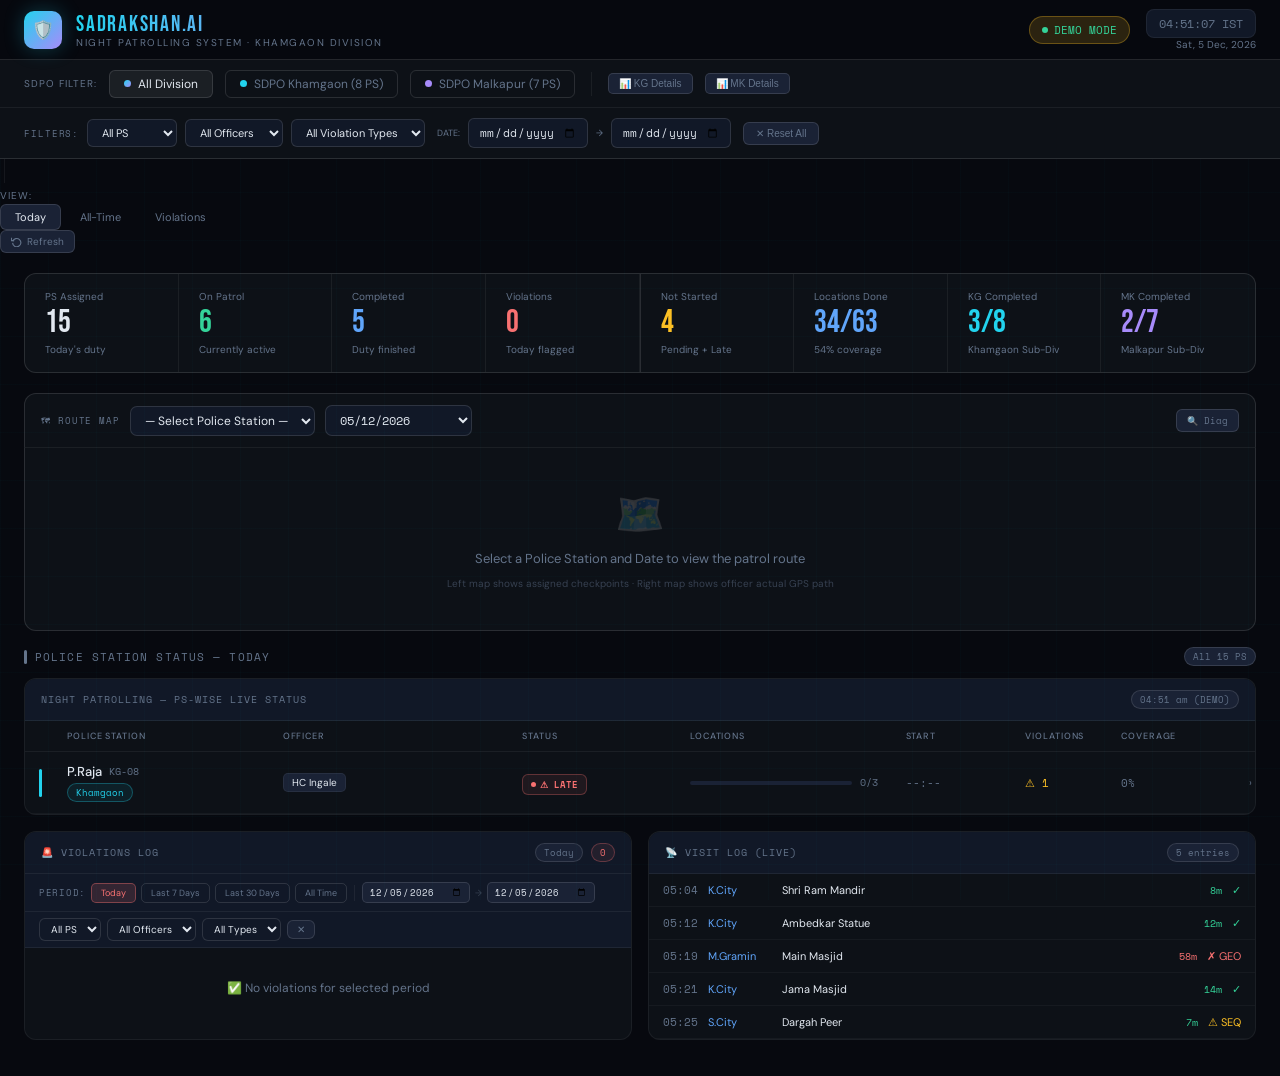
<file: Sadrakshan_NightPatrolling_Dashboard_v27 (20).html>
<!DOCTYPE html>
<html lang="en">
<head>
<meta charset="UTF-8">
<meta name="viewport" content="width=device-width, initial-scale=1.0">
<title>Sadrakshan.AI — Night Patrolling System</title>
<style>
@import url('https://fonts.googleapis.com/css2?family=Space+Mono:wght@400;700&family=DM+Sans:wght@300;400;500;600&family=Bebas+Neue&display=swap');

:root {
  --bg:       #07090f;
  --s1:       #0d1117;
  --s2:       #111827;
  --s3:       #1a2235;
  --border:   rgba(255,255,255,0.06);
  --border2:  rgba(255,255,255,0.12);
  --text:     #e2e8f0;
  --muted:    #64748b;
  --dim:      #374151;
  --kg:       #22d3ee;    /* Khamgaon — cyan */
  --mk:       #a78bfa;    /* Malkapur  — violet */
  --danger:   #f87171;
  --warn:     #fbbf24;
  --success:  #34d399;
  --info:     #60a5fa;
  --kg-bg:    rgba(34,211,238,0.08);
  --mk-bg:    rgba(167,139,250,0.08);
  --danger-bg:rgba(248,113,113,0.08);
  --success-bg:rgba(52,211,153,0.08);
}

*{box-sizing:border-box;margin:0;padding:0;}
html{scroll-behavior:smooth;}

body{
  background:var(--bg);
  color:var(--text);
  font-family:'DM Sans',sans-serif;
  min-height:100vh;
  overflow-x:hidden;
}

/* Subtle grid background */
body::before{
  content:'';position:fixed;inset:0;
  background-image:
    linear-gradient(rgba(34,211,238,0.02) 1px,transparent 1px),
    linear-gradient(90deg,rgba(34,211,238,0.02) 1px,transparent 1px);
  background-size:48px 48px;
  pointer-events:none;z-index:0;
}

.shell{position:relative;z-index:1;}

/* ═══════════════════════════════════════════
   TOPBAR
═══════════════════════════════════════════ */
.topbar{
  background:rgba(7,9,15,0.96);
  border-bottom:1px solid var(--border2);
  padding:0 24px;
  display:flex;align-items:center;justify-content:space-between;
  height:60px;
  backdrop-filter:blur(12px);
  position:sticky;top:0;z-index:200;
}

.brand{display:flex;align-items:center;gap:14px;}

.logo{
  width:38px;height:38px;
  background:linear-gradient(135deg,#22d3ee 0%,#a78bfa 100%);
  border-radius:10px;
  display:flex;align-items:center;justify-content:center;
  font-size:18px;
  box-shadow:0 0 20px rgba(34,211,238,0.25);
}

.brand-name{
  font-family:'Bebas Neue',sans-serif;
  font-size:22px;letter-spacing:0.08em;
  background:linear-gradient(90deg,#22d3ee,#a78bfa);
  -webkit-background-clip:text;-webkit-text-fill-color:transparent;
  background-clip:text;
}
.brand-sub{font-size:10px;color:var(--muted);letter-spacing:0.15em;text-transform:uppercase;margin-top:-2px;}

.topbar-right{display:flex;align-items:center;gap:16px;}

.live-pill{
  display:flex;align-items:center;gap:6px;
  background:rgba(52,211,153,0.1);
  border:1px solid rgba(52,211,153,0.25);
  border-radius:20px;padding:5px 12px;
  font-size:11px;color:var(--success);
  font-family:'Space Mono',monospace;
}
.live-dot{width:6px;height:6px;background:var(--success);border-radius:50%;animation:blink 1.4s infinite;}
@keyframes blink{0%,100%{opacity:1}50%{opacity:0.3}}

.clock-box{
  font-family:'Space Mono',monospace;
  font-size:12px;color:var(--muted);
  background:var(--s2);border:1px solid var(--border);
  border-radius:8px;padding:5px 12px;
}

.date-box{font-size:10px;color:var(--muted);text-align:right;}

/* ═══════════════════════════════════════════
   FILTER BAR (SDPO Level)
═══════════════════════════════════════════ */
.sdpo-bar{
  background:var(--s1);
  border-bottom:1px solid var(--border);
  padding:0 24px;
  display:flex;align-items:center;gap:12px;
  height:48px;
  position:sticky;top:60px;z-index:190;
}

.sdpo-label{font-size:10px;color:var(--muted);text-transform:uppercase;letter-spacing:0.1em;flex-shrink:0;}

.sdpo-btn{
  display:flex;align-items:center;gap:7px;
  padding:5px 14px;border-radius:6px;
  border:1px solid var(--border2);
  background:transparent;color:var(--muted);
  font-size:12px;cursor:pointer;
  font-family:'DM Sans',sans-serif;
  transition:all 0.18s;white-space:nowrap;
}
.sdpo-btn:hover{border-color:var(--border2);background:var(--s3);}
.sdpo-btn.all.active{background:rgba(255,255,255,0.06);color:var(--text);border-color:var(--border2);}
.sdpo-btn.kg.active{background:var(--kg-bg);color:var(--kg);border-color:rgba(34,211,238,0.35);}
.sdpo-btn.mk.active{background:var(--mk-bg);color:var(--mk);border-color:rgba(167,139,250,0.35);}

.sdpo-dot{width:7px;height:7px;border-radius:50%;}
.dot-kg{background:var(--kg);}
.dot-mk{background:var(--mk);}
.dot-all{background:linear-gradient(135deg,var(--kg),var(--mk));}

.sdpo-divider{width:1px;height:24px;background:var(--border);margin:0 4px;}

.tab-btns{display:flex;gap:4px;margin-left:auto;}
.tab-btn{
  padding:5px 14px;border-radius:6px;border:1px solid transparent;
  background:transparent;color:var(--muted);font-size:11px;cursor:pointer;
  font-family:'DM Sans',sans-serif;transition:all 0.15s;
}
.tab-btn.active{background:var(--s3);color:var(--text);border-color:var(--border2);}

/* ═══════════════════════════════════════════
   MAIN
═══════════════════════════════════════════ */
.main{padding:20px 24px;}

/* ═══════════════════════════════════════════
   SUMMARY STRIPS
═══════════════════════════════════════════ */
.summary-grid{
  display:grid;
  grid-template-columns:repeat(4,1fr) 1px repeat(4,1fr);
  gap:0;
  background:var(--s1);
  border:1px solid var(--border2);
  border-radius:12px;
  overflow:hidden;
  margin-bottom:20px;
}

.sum-divider-col{background:var(--border2);width:1px;}

.sum-card{
  padding:16px 20px;
  border-right:1px solid var(--border);
  transition:background 0.15s;
  cursor:default;
}
.sum-card:last-child{border-right:none;}
.sum-card:hover{background:var(--s2);}

.sum-sub{
  font-size:9px;text-transform:uppercase;letter-spacing:0.12em;
  margin-bottom:8px;display:flex;align-items:center;gap:6px;
}
.sum-label{font-size:10px;color:var(--muted);margin-bottom:4px;}
.sum-value{
  font-family:'Bebas Neue',sans-serif;
  font-size:32px;line-height:1;
}
.sum-change{font-size:10px;margin-top:4px;color:var(--muted);}

.cv-kg{color:var(--kg);}
.cv-mk{color:var(--mk);}
.cv-danger{color:var(--danger);}
.cv-success{color:var(--success);}
.cv-warn{color:var(--warn);}
.cv-info{color:var(--info);}
.cv-text{color:var(--text);}

.section-header{
  display:flex;align-items:center;justify-content:space-between;
  margin-bottom:12px;
}
.section-title{
  font-family:'Space Mono',monospace;
  font-size:11px;text-transform:uppercase;letter-spacing:0.1em;
  color:var(--muted);
  display:flex;align-items:center;gap:8px;
}
.section-title::before{content:'';width:3px;height:14px;border-radius:2px;background:currentColor;}

/* ═══════════════════════════════════════════
   TWO-PANEL LAYOUT
═══════════════════════════════════════════ */
.two-col{display:grid;grid-template-columns:1fr 1fr;gap:16px;margin-bottom:16px;}
.three-col{display:grid;grid-template-columns:1fr 1fr 1fr;gap:16px;margin-bottom:16px;}
.full-row{margin-bottom:16px;}

/* ═══════════════════════════════════════════
   PANEL
═══════════════════════════════════════════ */
.panel{
  background:var(--s1);
  border:1px solid var(--border);
  border-radius:12px;
  overflow:hidden;
}
.panel-head{
  background:var(--s2);
  border-bottom:1px solid var(--border);
  padding:11px 16px;
  display:flex;align-items:center;justify-content:space-between;
  gap:8px;
}
.panel-title{
  font-family:'Space Mono',monospace;
  font-size:10px;text-transform:uppercase;letter-spacing:0.1em;color:var(--muted);
}
.panel-actions{display:flex;align-items:center;gap:8px;}

.badge{
  font-size:9px;font-family:'Space Mono',monospace;
  padding:2px 8px;border-radius:10px;
  border:1px solid;
}
.badge-kg{color:var(--kg);border-color:rgba(34,211,238,0.3);background:var(--kg-bg);}
.badge-mk{color:var(--mk);border-color:rgba(167,139,250,0.3);background:var(--mk-bg);}
.badge-red{color:var(--danger);border-color:rgba(248,113,113,0.3);background:var(--danger-bg);}
.badge-green{color:var(--success);border-color:rgba(52,211,153,0.3);background:var(--success-bg);}
.badge-neutral{color:var(--muted);border-color:var(--border2);background:var(--s3);}

/* ═══════════════════════════════════════════
   PS TABLE (main content)
═══════════════════════════════════════════ */
.ps-table{width:100%;border-collapse:collapse;table-layout:fixed;}
.ps-table th,.ps-table td{overflow:hidden;text-overflow:ellipsis;white-space:nowrap;}
.ps-table th{
  font-size:9px;text-transform:uppercase;letter-spacing:0.1em;
  color:var(--muted);padding:9px 14px;text-align:left;
  border-bottom:1px solid var(--border);font-weight:500;
  white-space:nowrap;
}
.ps-table td{
  padding:0;border-bottom:1px solid rgba(255,255,255,0.04);
}
.ps-table tr:last-child td{border-bottom:none;}

.ps-row{
  display:contents;cursor:pointer;
}
.ps-row td{padding:11px 14px;transition:background 0.12s;}
.ps-row:hover td{background:rgba(255,255,255,0.03);}
.ps-row.expanded td{background:rgba(255,255,255,0.03);}

.ps-name-cell{display:flex;align-items:center;gap:10px;}
.ps-color-bar{width:3px;height:32px;border-radius:2px;flex-shrink:0;}
.ps-name{font-size:13px;font-weight:500;}
.ps-code{font-size:10px;color:var(--muted);font-family:'Space Mono',monospace;}
.ps-subdiv-tag{
  font-size:9px;padding:1px 6px;border-radius:4px;
  font-family:'Space Mono',monospace;
}

.prog-cell{min-width:110px;}
.prog-wrap{display:flex;align-items:center;gap:8px;}
.prog-bar{flex:1;height:4px;background:var(--s3);border-radius:2px;overflow:hidden;}
.prog-fill{height:100%;border-radius:2px;transition:width 0.4s ease;}
.prog-label{font-size:10px;font-family:'Space Mono',monospace;color:var(--muted);white-space:nowrap;}

.status-chip{
  display:inline-flex;align-items:center;gap:4px;
  padding:3px 8px;border-radius:6px;
  font-size:9px;font-family:'Space Mono',monospace;font-weight:700;
  border:1px solid;white-space:nowrap;
}
.chip-dot{width:5px;height:5px;border-radius:50%;}
.chip-active{color:var(--success);border-color:rgba(52,211,153,0.3);background:var(--success-bg);}
.chip-active .chip-dot{background:var(--success);animation:blink 1.2s infinite;}
.chip-done{color:var(--info);border-color:rgba(96,165,250,0.3);background:rgba(96,165,250,0.08);}
.chip-done .chip-dot{background:var(--info);}
.chip-pending{color:var(--warn);border-color:rgba(251,191,36,0.3);background:rgba(251,191,36,0.08);}
.chip-pending .chip-dot{background:var(--warn);}
.chip-late{color:var(--danger);border-color:rgba(248,113,113,0.3);background:var(--danger-bg);}
.chip-late .chip-dot{background:var(--danger);animation:blink 0.7s infinite;}

.viol-count{
  font-family:'Space Mono',monospace;font-size:11px;
  display:flex;align-items:center;gap:4px;
}

.chevron{
  font-size:10px;color:var(--muted);transition:transform 0.2s;
  display:flex;align-items:center;justify-content:center;
  width:20px;height:20px;
}
.chevron.open{transform:rotate(90deg);}

/* ═══════════════════════════════════════════
   PS DRILL-DOWN PANEL
═══════════════════════════════════════════ */
.drill-row{display:none;}
.drill-row.open{display:table-row;}
.drill-row td{padding:0;}
.drill-inner{
  background:rgba(0,0,0,0.25);
  border-top:1px solid var(--border);
  border-bottom:1px solid var(--border);
  padding:16px 20px 16px 32px;
}

.drill-grid{display:grid;grid-template-columns:1fr 1fr 1fr;gap:12px;margin-bottom:14px;}

.drill-kpi{
  background:var(--s2);border:1px solid var(--border);
  border-radius:8px;padding:12px 14px;
}
.drill-kpi-label{font-size:9px;color:var(--muted);text-transform:uppercase;letter-spacing:0.1em;margin-bottom:4px;}
.drill-kpi-val{font-family:'Bebas Neue',sans-serif;font-size:24px;line-height:1;}

.drill-section-title{
  font-size:9px;text-transform:uppercase;letter-spacing:0.12em;
  color:var(--muted);margin-bottom:8px;font-family:'Space Mono',monospace;
}

.location-list{display:flex;flex-direction:column;gap:4px;margin-bottom:12px;}
.loc-row{
  display:flex;align-items:center;gap:8px;
  padding:7px 10px;border-radius:6px;
  background:var(--s2);border:1px solid var(--border);
  font-size:11px;
}
.loc-num{
  width:20px;height:20px;border-radius:50%;
  display:flex;align-items:center;justify-content:center;
  font-size:9px;font-family:'Space Mono',monospace;font-weight:700;
  flex-shrink:0;
}
.ln-done{background:rgba(52,211,153,0.15);color:var(--success);}
.ln-curr{background:rgba(96,165,250,0.2);color:var(--info);animation:blink 1.5s infinite;}
.ln-pend{background:var(--s3);color:var(--muted);}
.loc-name{flex:1;font-size:11px;}
.loc-type{font-size:9px;color:var(--muted);}
.loc-time{font-family:'Space Mono',monospace;font-size:10px;}

.viol-list-small{display:flex;flex-direction:column;gap:4px;}
.viol-mini{
  display:flex;align-items:flex-start;gap:8px;
  padding:7px 10px;border-radius:6px;
  background:rgba(248,113,113,0.05);border:1px solid rgba(248,113,113,0.15);
  font-size:11px;
}
.viol-mini-type{font-size:9px;color:var(--danger);font-family:'Space Mono',monospace;flex-shrink:0;margin-top:1px;}
.viol-mini-desc{flex:1;color:var(--text);}
.viol-mini-time{font-size:9px;color:var(--muted);font-family:'Space Mono',monospace;flex-shrink:0;}

/* ═══════════════════════════════════════════
   CUMULATIVE STATS PANEL
═══════════════════════════════════════════ */
.cumul-grid{display:grid;grid-template-columns:repeat(3,1fr);gap:12px;}

.cumul-card{
  background:var(--s2);border:1px solid var(--border);
  border-radius:10px;padding:16px;position:relative;overflow:hidden;
}
.cumul-card::after{
  content:'';position:absolute;top:0;left:0;right:0;height:2px;
}
.cumul-card.kg-card::after{background:var(--kg);}
.cumul-card.mk-card::after{background:var(--mk);}
.cumul-card.div-card::after{background:linear-gradient(90deg,var(--kg),var(--mk));}
.cumul-card.danger-card::after{background:var(--danger);}
.cumul-card.success-card::after{background:var(--success);}
.cumul-card.warn-card::after{background:var(--warn);}

.cumul-label{font-size:9px;text-transform:uppercase;letter-spacing:0.12em;color:var(--muted);margin-bottom:6px;}
.cumul-val{font-family:'Bebas Neue',sans-serif;font-size:36px;line-height:1;}
.cumul-sub{font-size:10px;color:var(--muted);margin-top:4px;}
.cumul-bar{height:3px;background:var(--s3);border-radius:2px;margin-top:10px;overflow:hidden;}
.cumul-bar-fill{height:100%;border-radius:2px;}

/* ═══════════════════════════════════════════
   VIOLATION LOG TABLE
═══════════════════════════════════════════ */
.viol-table{width:100%;border-collapse:collapse;}
.viol-table th{
  font-size:9px;text-transform:uppercase;letter-spacing:0.1em;
  color:var(--muted);padding:9px 14px;text-align:left;
  border-bottom:1px solid var(--border);font-weight:500;white-space:nowrap;
}
.viol-table td{
  padding:9px 14px;border-bottom:1px solid rgba(255,255,255,0.04);
  font-size:11px;
}
.viol-table tr:last-child td{border-bottom:none;}
.viol-table tr:hover td{background:rgba(255,255,255,0.02);}

.vtype{
  font-size:9px;font-family:'Space Mono',monospace;
  padding:2px 6px;border-radius:4px;white-space:nowrap;
}
.vt-geo{color:var(--danger);background:rgba(248,113,113,0.12);border:1px solid rgba(248,113,113,0.2);}
.vt-seq{color:var(--warn);background:rgba(251,191,36,0.1);border:1px solid rgba(251,191,36,0.2);}
.vt-late{color:var(--mk);background:rgba(167,139,250,0.1);border:1px solid rgba(167,139,250,0.2);}
.vt-skip{color:var(--danger);background:rgba(248,113,113,0.12);border:1px solid rgba(248,113,113,0.2);}

/* ═══════════════════════════════════════════
   MODAL (Full drill-down)
═══════════════════════════════════════════ */
.modal-bg{
  display:none;position:fixed;inset:0;
  background:rgba(0,0,0,0.7);z-index:500;
  backdrop-filter:blur(4px);
  align-items:flex-start;justify-content:center;
  padding:40px 24px;overflow-y:auto;
}
.modal-bg.open{display:flex;}

.modal{
  background:var(--s1);border:1px solid var(--border2);
  border-radius:16px;width:100%;max-width:820px;
  overflow:hidden;
  animation:slideUp 0.2s ease;
  position:relative;
}
@keyframes slideUp{from{opacity:0;transform:translateY(16px)}to{opacity:1;transform:translateY(0)}}

.modal-head{
  background:var(--s2);border-bottom:1px solid var(--border);
  padding:16px 20px;display:flex;align-items:center;justify-content:space-between;
  position:sticky;top:0;z-index:10;
}
.modal-title{font-family:'Space Mono',monospace;font-size:12px;text-transform:uppercase;letter-spacing:0.08em;}
.modal-close{
  background:var(--s3);border:1px solid var(--border2);color:var(--text);
  width:32px;height:32px;border-radius:6px;cursor:pointer;
  display:flex;align-items:center;justify-content:center;font-size:16px;
  transition:all 0.15s;flex-shrink:0;z-index:20;position:relative;
}
.modal-close:hover{background:var(--danger);color:#fff;border-color:var(--danger);}

.modal-body{padding:20px;max-height:calc(90vh - 80px);overflow-y:auto;}

/* ═══════════════════════════════════════════
   SCROLL
═══════════════════════════════════════════ */
.scroll-y{overflow-y:auto;}
.scroll-y::-webkit-scrollbar{width:3px;}
.scroll-y::-webkit-scrollbar-track{background:transparent;}
.scroll-y::-webkit-scrollbar-thumb{background:var(--dim);border-radius:2px;}

.refresh-btn{
  display:flex;align-items:center;gap:5px;
  background:var(--s3);border:1px solid var(--border2);
  color:var(--muted);padding:4px 10px;border-radius:6px;
  cursor:pointer;font-size:10px;font-family:'DM Sans',sans-serif;
  transition:all 0.15s;
}
.refresh-btn:hover{color:var(--text);}
.refresh-btn.spin svg{animation:spinr 0.8s linear infinite;}
@keyframes spinr{to{transform:rotate(360deg)}}

.empty{padding:32px;text-align:center;color:var(--muted);font-size:12px;}

@media(max-width:1100px){
  .summary-grid{grid-template-columns:repeat(4,1fr);}.sum-divider-col{display:none;}
  .two-col,.three-col{grid-template-columns:1fr;}
  .cumul-grid{grid-template-columns:1fr 1fr;}
}
@media(max-width:700px){
  .summary-grid{grid-template-columns:1fr 1fr;}
  .cumul-grid{grid-template-columns:1fr;}
  .drill-grid{grid-template-columns:1fr 1fr;}
}

/* ═══════════════════════════════════════════
   DRILL-DOWN SIDE PANEL
═══════════════════════════════════════════ */
.drill-panel{
  position:fixed;top:50%;left:50%;transform:translate(-50%,-60%);
  width:min(860px,92vw);max-height:85vh;
  background:var(--s1);border:1px solid var(--border2);border-radius:16px;
  z-index:600;display:flex;flex-direction:column;overflow:hidden;
  box-shadow:0 24px 80px rgba(0,0,0,0.6);
  opacity:0;pointer-events:none;
  transition:opacity 0.2s ease,transform 0.2s ease;
}
.drill-panel.open{
  opacity:1;pointer-events:all;
  transform:translate(-50%,-50%);
}
.drill-panel-overlay{
  position:fixed;inset:0;background:rgba(0,0,0,0.6);
  z-index:590;display:none;backdrop-filter:blur(3px);
}
.drill-panel-overlay.open{display:block;}
.drill-panel-head{
  background:var(--s2);border-bottom:1px solid var(--border);
  padding:14px 18px;display:flex;align-items:center;justify-content:space-between;
  flex-shrink:0;
}
.drill-panel-title{font-family:'Space Mono',monospace;font-size:11px;letter-spacing:0.08em;color:var(--muted);}
.drill-panel-subtitle{font-size:13px;font-weight:600;color:var(--text);margin-top:2px;}
.drill-panel-body{flex:1;overflow-y:auto;padding:16px;}
.drill-panel-body::-webkit-scrollbar{width:3px;}
.drill-panel-body::-webkit-scrollbar-thumb{background:var(--dim);border-radius:2px;}
.drill-close-btn{background:var(--s3);border:1px solid var(--border2);color:var(--muted);
  width:28px;height:28px;border-radius:6px;cursor:pointer;font-size:15px;
  display:flex;align-items:center;justify-content:center;transition:all 0.15s;}
.drill-close-btn:hover{color:var(--text);}

/* Drill KPI row */
.dkpi-row{display:grid;grid-template-columns:1fr 1fr 1fr;gap:8px;margin-bottom:14px;}
.dkpi{background:var(--s2);border:1px solid var(--border);border-radius:8px;padding:11px 13px;}
.dkpi-label{font-size:9px;color:var(--muted);text-transform:uppercase;letter-spacing:0.1em;margin-bottom:3px;}
.dkpi-val{font-family:'Bebas Neue',sans-serif;font-size:26px;line-height:1;}
.dkpi-sub{font-size:9px;color:var(--muted);margin-top:2px;}
.dkpi-2col{grid-template-columns:1fr 1fr;}
.dkpi-4col{grid-template-columns:1fr 1fr 1fr 1fr;}

/* Drill section */
.dsect{margin-bottom:14px;}
.dsect-title{font-size:9px;text-transform:uppercase;letter-spacing:0.12em;
  color:var(--muted);margin-bottom:8px;font-family:'Space Mono',monospace;
  display:flex;align-items:center;gap:6px;}
.dsect-title::before{content:'';width:2px;height:10px;border-radius:1px;background:currentColor;}

/* Compliance bar */
.comp-bar-wrap{background:var(--s2);border:1px solid var(--border);border-radius:8px;padding:12px 14px;margin-bottom:14px;}
.comp-bar-label{display:flex;justify-content:space-between;font-size:10px;color:var(--muted);margin-bottom:6px;}
.comp-bar-track{height:6px;background:var(--s3);border-radius:3px;overflow:hidden;}
.comp-bar-fill{height:100%;border-radius:3px;transition:width 0.5s;}

/* KPI card clickable */
.sum-card{cursor:pointer;}
.sum-card:hover{background:var(--s2);box-shadow:inset 0 0 0 1px var(--border2);}
.sum-card::after{content:'↗';position:absolute;top:10px;right:10px;font-size:9px;
  color:var(--muted);opacity:0;transition:opacity 0.15s;}
.sum-card:hover::after{opacity:1;}
.sum-card{position:relative;}

/* Filters panel */
.filter-row{display:flex;flex-wrap:wrap;gap:8px;margin-bottom:14px;align-items:center;}
.filter-row label{font-size:10px;color:var(--muted);flex-shrink:0;}
.filter-sel{background:var(--s2);border:1px solid var(--border2);color:var(--text);
  padding:5px 10px;border-radius:6px;font-size:11px;font-family:'DM Sans',sans-serif;
  outline:none;cursor:pointer;}
.filter-sel:focus{border-color:var(--kg);}
.filter-inp{background:var(--s2);border:1px solid var(--border2);color:var(--text);
  padding:5px 10px;border-radius:6px;font-size:11px;font-family:'Space Mono',monospace;
  outline:none;width:120px;}
.filter-inp:focus{border-color:var(--kg);}
.filter-btn{background:var(--s3);border:1px solid var(--border2);color:var(--muted);
  padding:5px 12px;border-radius:6px;font-size:10px;cursor:pointer;transition:all 0.15s;}
.filter-btn:hover{color:var(--text);}
.filter-btn.active{background:var(--kg-bg);color:var(--kg);border-color:rgba(34,211,238,0.3);}

/* Violation row clickable */
.viol-row-click{cursor:pointer;transition:background 0.12s;}
.viol-row-click:hover td{background:rgba(248,113,113,0.05)!important;}

/* Officer chip */
.officer-chip{display:inline-flex;align-items:center;gap:5px;
  background:var(--s3);border:1px solid var(--border);border-radius:5px;
  padding:2px 8px;font-size:10px;cursor:pointer;transition:all 0.15s;}
.officer-chip:hover{border-color:var(--info);color:var(--info);}

/* Selfie badge */
.selfie-fresh{color:var(--success);font-size:9px;font-family:'Space Mono',monospace;}
.selfie-old{color:var(--danger);font-size:9px;font-family:'Space Mono',monospace;}

@media(max-width:700px){.drill-panel{width:96vw;max-height:90vh;}}

/* ── Leaflet custom tooltip + popup dark theme ── */
.hpm-tooltip{
  background:rgba(15,23,42,0.96)!important;
  border:1px solid rgba(255,255,255,0.15)!important;
  border-radius:7px!important;color:#e2e8f0!important;
  font-family:'DM Sans',sans-serif!important;
  font-size:11px!important;padding:6px 10px!important;
  box-shadow:0 4px 16px rgba(0,0,0,0.5)!important;
  white-space:nowrap;
}
.leaflet-popup-content-wrapper{
  background:#0f172a!important;border:1px solid rgba(255,255,255,0.12)!important;
  border-radius:10px!important;color:#e2e8f0!important;
  box-shadow:0 8px 32px rgba(0,0,0,0.6)!important;
}
.leaflet-popup-tip{background:#0f172a!important;}
.leaflet-popup-content{margin:12px 14px!important;line-height:1.6;}
</style>
</head>
<body>
<div class="shell">

<!-- ═══════ TOPBAR ═══════ -->
<div class="topbar">
  <div class="brand">
    <div class="logo">🛡️</div>
    <div>
      <div class="brand-name">Sadrakshan.AI</div>
      <div class="brand-sub">Night Patrolling System · Khamgaon Division</div>
    </div>
  </div>
  <div class="topbar-right">
    <div id="sync-status" class="live-pill"><div class="live-dot"></div><span id="sync-label">Syncing...</span></div>
    <div>
      <div class="clock-box" id="clock">--:--:--</div>
      <div class="date-box" id="datebox">Loading...</div>
    </div>
  </div>
</div>

<!-- ═══════ SDPO FILTER BAR ═══════ -->
<div class="sdpo-bar">
  <span class="sdpo-label">SDPO Filter:</span>
  <button class="sdpo-btn all active" onclick="setSDPO('all',this)">
    <span class="sdpo-dot dot-all"></span>All Division
  </button>
  <button class="sdpo-btn kg" onclick="setSDPO('Khamgaon',this)">
    <span class="sdpo-dot dot-kg"></span>SDPO Khamgaon (8 PS)
  </button>
  <button class="sdpo-btn mk" onclick="setSDPO('Malkapur',this)">
    <span class="sdpo-dot dot-mk"></span>SDPO Malkapur (7 PS)
  </button>
  <div class="sdpo-divider"></div>
  <button class="filter-btn" onclick="drillSDPO('Khamgaon')" style="font-size:10px;padding:4px 10px;border-radius:5px">📊 KG Details</button>
  <button class="filter-btn" onclick="drillSDPO('Malkapur')" style="font-size:10px;padding:4px 10px;border-radius:5px">📊 MK Details</button>
</div>

<!-- ═══ GLOBAL FILTER BAR ═══ -->
<div id="global-filter-bar" style="background:var(--s1);border-bottom:1px solid var(--border2);padding:10px 24px;display:flex;flex-wrap:wrap;gap:8px;align-items:center">
  <span style="font-size:9px;color:var(--muted);letter-spacing:0.1em;font-family:'Space Mono',monospace;flex-shrink:0">FILTERS:</span>
  <select class="filter-sel" id="gf-ps" onchange="applyGlobalFilters()" title="Police Station">
    <option value="all">All PS</option>
  </select>
  <select class="filter-sel" id="gf-officer" onchange="applyGlobalFilters()" title="Officer">
    <option value="all">All Officers</option>
  </select>
  <select class="filter-sel" id="gf-type" onchange="applyGlobalFilters()" title="Violation Type">
    <option value="all">All Violation Types</option>
  </select>
  <span style="font-size:9px;color:var(--muted);margin-left:4px;flex-shrink:0">DATE:</span>
  <input class="filter-inp" type="date" id="gf-date-from" onchange="applyGlobalFilters()" title="From Date">
  <span style="font-size:9px;color:var(--muted)">→</span>
  <input class="filter-inp" type="date" id="gf-date-to" onchange="applyGlobalFilters()" title="To Date">
  <button class="filter-btn" onclick="resetGlobalFilters()" style="margin-left:4px">✕ Reset All</button>
  <span id="gf-active-badge" style="font-family:'Space Mono',monospace;font-size:9px;color:var(--warn);display:none">● FILTERS ACTIVE</span>
</div>
  <div class="sdpo-divider"></div>
  <span class="sdpo-label">View:</span>
  <div class="tab-btns">
    <button class="tab-btn active" onclick="setView('today',this)">Today</button>
    <button class="tab-btn" onclick="setView('cumulative',this)">All-Time</button>
    <button class="tab-btn" onclick="setView('violations',this)">Violations</button>
  </div>
  <div style="margin-left:auto">
    <button class="refresh-btn" onclick="loadData()" id="rbtn">
      <svg width="11" height="11" viewBox="0 0 24 24" fill="none" stroke="currentColor" stroke-width="2.5"><polyline points="1 4 1 10 7 10"/><path d="M3.51 15a9 9 0 1 0 .49-3.47"/></svg>
      Refresh
    </button>
  </div>
</div>

<div class="main">

<!-- ═══════ TODAY SUMMARY STRIP ═══════ -->
<div id="view-today">
  <div class="summary-grid" id="today-kpis">
    <!-- Filled by JS -->
  </div>

  <!-- ══════════════════════════════════════════
       HOMEPAGE ROUTE MAP PANEL
  ══════════════════════════════════════════ -->
  <div class="full-row" id="hp-routemap-section">
    <!-- Controls bar -->
    <div style="background:var(--s1);border:1px solid var(--border2);border-radius:12px 12px 0 0;padding:11px 16px;display:flex;align-items:center;gap:10px;flex-wrap:wrap;border-bottom:1px solid var(--border)">
      <span style="font-size:9px;color:var(--muted);text-transform:uppercase;letter-spacing:0.1em;font-family:'Space Mono',monospace;flex-shrink:0">🗺 ROUTE MAP</span>
      <select id="hpm-ps" onchange="hpmOnChange()" style="background:var(--s2);border:1px solid var(--border2);color:var(--text);padding:5px 10px;border-radius:7px;font-size:12px;font-family:'DM Sans',sans-serif;outline:none;min-width:170px">
        <option value="">— Select Police Station —</option>
      </select>
      <select id="hpm-date" onchange="hpmOnChange()" style="background:var(--s2);border:1px solid var(--border2);color:var(--text);padding:5px 10px;border-radius:7px;font-size:12px;font-family:'Space Mono',monospace;outline:none;min-width:140px">
        <option value="">— Select Date —</option>
      </select>
      <div id="hpm-meta" style="display:none;font-size:10px;color:var(--muted);font-family:'Space Mono',monospace"></div>
      <!-- Summary chips — filled by JS -->
      <div id="hpm-chips" style="display:flex;gap:6px;margin-left:auto;flex-wrap:wrap"></div>
      <button onclick="hpmDiag()" title="Show raw sheet data for debugging" style="background:var(--s3);border:1px solid var(--border2);color:var(--muted);padding:4px 10px;border-radius:6px;font-size:9px;font-family:'Space Mono',monospace;cursor:pointer;flex-shrink:0">🔍 Diag</button>
    </div>

    <!-- Map body -->
    <div id="hpm-body" style="background:var(--s1);border:1px solid var(--border2);border-top:none;border-radius:0 0 12px 12px;min-height:120px">
      <!-- Placeholder -->
      <div id="hpm-placeholder" style="display:flex;flex-direction:column;align-items:center;justify-content:center;padding:40px;gap:10px;color:var(--muted)">
        <div style="font-size:40px;opacity:0.18">🗺️</div>
        <div style="font-size:13px">Select a Police Station and Date to view the patrol route</div>
        <div style="font-size:10px;color:var(--dim)">Left map shows assigned checkpoints · Right map shows officer actual GPS path</div>
      </div>
    </div>
  </div>

  <!-- PS STATUS TABLE -->
  <div class="full-row">
    <div class="section-header">
      <div class="section-title cv-kg">Police Station Status — Today</div>
      <span class="badge badge-neutral" id="ps-filter-badge">All 15 PS</span>
    </div>
    <div class="panel">
      <div class="panel-head">
        <span class="panel-title">Night Patrolling — PS-wise Live Status</span>
        <div class="panel-actions">
          <span class="badge badge-neutral" id="last-upd">--:--</span>
        </div>
      </div>
      <div style="width:100%;overflow-x:hidden;overflow-y:auto;max-height:600px;">
        <table class="ps-table" id="ps-main-table">
          <thead>
            <tr>
              <th style="width:24px"></th>
              <th style="width:18%">Police Station</th>
              <th style="width:20%">Officer</th>
              <th style="width:14%">Status</th>
              <th style="width:18%">Locations</th>
              <th style="width:10%">Start</th>
              <th style="width:8%">Violations</th>
              <th style="width:10%">Coverage</th>
              <th style="width:24px"></th>
            </tr>
          </thead>
          <tbody id="ps-tbody">
            <tr><td colspan="9" class="empty" id="table-status">Press Refresh to load data...</td></tr>
          </tbody>
        </table>
      </div>
    </div>
  </div>

  <!-- BOTTOM ROW: All Violations + Visit Log -->
  <div class="two-col">
    <div class="panel">
      <div class="panel-head">
        <span class="panel-title">🚨 Violations Log</span>
        <div style="display:flex;align-items:center;gap:8px">
          <span class="badge badge-neutral" id="today-viol-period-label" style="font-size:9px">Today</span>
          <span class="badge badge-red" id="today-viol-badge">0</span>
        </div>
      </div>
      <!-- Quick date presets -->
      <div style="padding:8px 14px;border-bottom:1px solid var(--border);background:var(--s2);display:flex;flex-wrap:wrap;gap:5px;align-items:center">
        <span style="font-size:9px;color:var(--muted);letter-spacing:0.08em;font-family:'Space Mono',monospace;flex-shrink:0">PERIOD:</span>
        <button class="tv-preset active" id="tvp-today"   onclick="setTVPreset('today',this)"   style="font-size:9px;padding:3px 9px;border-radius:5px;border:1px solid var(--border2);background:rgba(248,113,113,0.15);color:var(--danger);cursor:pointer;font-family:'DM Sans',sans-serif">Today</button>
        <button class="tv-preset"        id="tvp-7d"      onclick="setTVPreset('7d',this)"      style="font-size:9px;padding:3px 9px;border-radius:5px;border:1px solid var(--border2);background:transparent;color:var(--muted);cursor:pointer;font-family:'DM Sans',sans-serif">Last 7 Days</button>
        <button class="tv-preset"        id="tvp-30d"     onclick="setTVPreset('30d',this)"     style="font-size:9px;padding:3px 9px;border-radius:5px;border:1px solid var(--border2);background:transparent;color:var(--muted);cursor:pointer;font-family:'DM Sans',sans-serif">Last 30 Days</button>
        <button class="tv-preset"        id="tvp-all"     onclick="setTVPreset('all',this)"     style="font-size:9px;padding:3px 9px;border-radius:5px;border:1px solid var(--border2);background:transparent;color:var(--muted);cursor:pointer;font-family:'DM Sans',sans-serif">All Time</button>
        <span style="width:1px;height:16px;background:var(--border);margin:0 2px;flex-shrink:0"></span>
        <input type="date" id="tv-date-from" onchange="applyTodayViolFilters()" style="background:var(--s3);border:1px solid var(--border2);color:var(--text);padding:2px 6px;border-radius:5px;font-size:9px;font-family:'Space Mono',monospace;width:108px;outline:none">
        <span style="font-size:9px;color:var(--dim)">→</span>
        <input type="date" id="tv-date-to"   onchange="applyTodayViolFilters()" style="background:var(--s3);border:1px solid var(--border2);color:var(--text);padding:2px 6px;border-radius:5px;font-size:9px;font-family:'Space Mono',monospace;width:108px;outline:none">
      </div>
      <!-- Dropdowns -->
      <div style="padding:6px 14px;border-bottom:1px solid var(--border);background:var(--s2);display:flex;flex-wrap:wrap;gap:6px;align-items:center">
        <select class="filter-sel" id="tv-ps"     onchange="applyTodayViolFilters()" style="font-size:10px;padding:3px 7px"><option value="all">All PS</option></select>
        <select class="filter-sel" id="tv-officer" onchange="applyTodayViolFilters()" style="font-size:10px;padding:3px 7px"><option value="all">All Officers</option></select>
        <select class="filter-sel" id="tv-type"   onchange="applyTodayViolFilters()" style="font-size:10px;padding:3px 7px"><option value="all">All Types</option></select>
        <button class="filter-btn" onclick="resetTodayViolFilters()" style="font-size:10px;padding:3px 9px">✕</button>
      </div>
      <div style="max-height:360px;overflow-y:auto" id="today-viol-list">
        <div class="empty">No violations</div>
      </div>
    </div>
    <div class="panel">
      <div class="panel-head">
        <span class="panel-title">📡 Visit Log (Live)</span>
        <span class="badge badge-neutral" id="log-badge">0 entries</span>
      </div>
      <div class="scroll-y" style="max-height:280px" id="live-log-list">
        <div class="empty">No visits logged yet</div>
      </div>
    </div>
  </div>
</div>

<!-- ═══════ CUMULATIVE / ALL-TIME VIEW ═══════ -->
<div id="view-cumulative" style="display:none">
  <div class="section-header">
    <div class="section-title" style="color:var(--info)">All-Time Cumulative Statistics — Since Deployment</div>
    <span class="badge badge-neutral" id="cumul-since">From Day 1</span>
  </div>

  <!-- Division-level cumulative KPIs -->
  <div class="cumul-grid" style="margin-bottom:20px" id="cumul-div-kpis">
  </div>

  <!-- PS-wise cumulative table -->
  <div class="panel full-row">
    <div class="panel-head">
      <span class="panel-title">PS-wise Cumulative Summary (All Time)</span>
      <span class="badge badge-neutral" id="cumul-ps-badge">15 PS</span>
    </div>
    <div class="scroll-y" style="max-height:440px">
      <table class="ps-table" id="cumul-ps-table">
        <thead>
          <tr>
            <th>Police Station</th>
            <th>Sub-Division</th>
            <th>Total Duties</th>
            <th>Completed</th>
            <th>Never Started</th>
            <th>Locations Done</th>
            <th>Total Violations</th>
            <th>Geo-fence Fails</th>
            <th>Seq Violations</th>
            <th>Late Starts</th>
            <th>Compliance %</th>
          </tr>
        </thead>
        <tbody id="cumul-ps-tbody">
          <tr><td colspan="11" class="empty">Loading...</td></tr>
        </tbody>
      </table>
    </div>
  </div>
</div>

<!-- ═══════ VIOLATIONS VIEW ═══════ -->
<div id="view-violations" style="display:none">
  <div class="section-header">
    <div class="section-title cv-danger">Violations Register — All Time</div>
    <span class="badge badge-red" id="all-viol-count">0</span>
  </div>

  <!-- ── TIME FILTER BAR ── -->
  <div style="background:var(--s1);border:1px solid var(--border2);border-radius:12px;padding:14px 16px;margin-bottom:12px">
    <div style="display:flex;align-items:center;gap:8px;flex-wrap:wrap;margin-bottom:10px">
      <span style="font-size:9px;color:var(--muted);text-transform:uppercase;letter-spacing:0.1em;font-family:'Space Mono',monospace;flex-shrink:0">TIME PERIOD:</span>
      <button class="vf-preset active" id="vfp-all"    onclick="setVFPreset('all',this)"    style="padding:5px 14px;border-radius:6px;border:1px solid rgba(248,113,113,0.4);background:rgba(248,113,113,0.12);color:var(--danger);cursor:pointer;font-size:11px;font-family:'DM Sans',sans-serif;font-weight:600">All Time</button>
      <button class="vf-preset"       id="vfp-today"  onclick="setVFPreset('today',this)"  style="padding:5px 14px;border-radius:6px;border:1px solid var(--border2);background:transparent;color:var(--muted);cursor:pointer;font-size:11px;font-family:'DM Sans',sans-serif">Today</button>
      <button class="vf-preset"       id="vfp-7d"     onclick="setVFPreset('7d',this)"     style="padding:5px 14px;border-radius:6px;border:1px solid var(--border2);background:transparent;color:var(--muted);cursor:pointer;font-size:11px;font-family:'DM Sans',sans-serif">Last 7 Days</button>
      <button class="vf-preset"       id="vfp-14d"    onclick="setVFPreset('14d',this)"    style="padding:5px 14px;border-radius:6px;border:1px solid var(--border2);background:transparent;color:var(--muted);cursor:pointer;font-size:11px;font-family:'DM Sans',sans-serif">Last 14 Days</button>
      <button class="vf-preset"       id="vfp-30d"    onclick="setVFPreset('30d',this)"    style="padding:5px 14px;border-radius:6px;border:1px solid var(--border2);background:transparent;color:var(--muted);cursor:pointer;font-size:11px;font-family:'DM Sans',sans-serif">Last 30 Days</button>
      <button class="vf-preset"       id="vfp-month"  onclick="setVFPreset('month',this)"  style="padding:5px 14px;border-radius:6px;border:1px solid var(--border2);background:transparent;color:var(--muted);cursor:pointer;font-size:11px;font-family:'DM Sans',sans-serif">This Month</button>
      <span style="flex:1"></span>
      <span id="vf-active-count" style="font-family:'Space Mono',monospace;font-size:11px;color:var(--danger);display:none"></span>
    </div>
    <!-- Custom range -->
    <div style="display:flex;align-items:center;gap:8px;flex-wrap:wrap;padding-top:8px;border-top:1px solid var(--border)">
      <span style="font-size:9px;color:var(--muted);text-transform:uppercase;letter-spacing:0.1em;font-family:'Space Mono',monospace;flex-shrink:0">CUSTOM RANGE:</span>
      <input class="filter-inp" type="date" id="vf-date-from" onchange="onVFDateChange()" placeholder="From">
      <span style="font-size:9px;color:var(--dim)">→</span>
      <input class="filter-inp" type="date" id="vf-date-to"   onchange="onVFDateChange()" placeholder="To">
      <span style="width:1px;height:16px;background:var(--border);margin:0 4px"></span>
      <label style="font-size:10px;color:var(--muted)">Sub-Division:</label>
      <select class="filter-sel" id="vf-subdiv" onchange="applyViolFilters()">
        <option value="all">All Sub-Divisions</option>
        <option value="Khamgaon">Khamgaon</option>
        <option value="Malkapur">Malkapur</option>
      </select>
      <label style="font-size:10px;color:var(--muted)">PS:</label>
      <select class="filter-sel" id="vf-ps" onchange="applyViolFilters()"><option value="all">All PS</option></select>
      <label style="font-size:10px;color:var(--muted)">Officer:</label>
      <select class="filter-sel" id="vf-officer" onchange="applyViolFilters()"><option value="all">All Officers</option></select>
      <label style="font-size:10px;color:var(--muted)">Type:</label>
      <select class="filter-sel" id="vf-type" onchange="applyViolFilters()"><option value="all">All Types</option></select>
      <button class="filter-btn" onclick="resetViolFilters()">✕ Reset All</button>
    </div>
  </div>

  <!-- Violation summary cards -->
  <div class="cumul-grid" style="margin-bottom:20px" id="viol-summary-cards">
  </div>

  <!-- Full violation table -->
  <div class="panel full-row">
    <div class="panel-head">
      <span class="panel-title">Complete Violation Register</span>
      <div class="panel-actions">
        <select id="viol-type-filter" onchange="filterViolations()" style="background:var(--s3);color:var(--muted);border:1px solid var(--border2);border-radius:6px;padding:4px 8px;font-size:10px;font-family:'DM Sans',sans-serif;">
          <option value="all">All Types</option>
          <option value="GEO_FENCE_VIOLATION">Geo-fence</option>
          <option value="SEQUENCE_VIOLATION">Sequence</option>
          <option value="LATE_START">Late Start</option>
          <option value="NO_START">No Start</option>
          <option value="MISSED_LOCATIONS">Missed Locs</option>
        </select>
        <select id="viol-ps-filter" onchange="filterViolations()" style="background:var(--s3);color:var(--muted);border:1px solid var(--border2);border-radius:6px;padding:4px 8px;font-size:10px;font-family:'DM Sans',sans-serif;">
          <option value="all">All PS</option>
        </select>
      </div>
    </div>
    <div class="scroll-y" style="max-height:480px">
      <table class="viol-table" id="viol-full-table">
        <thead>
          <tr>
            <th>Date</th><th>Time</th><th>PS</th><th>Sub-Div</th>
            <th>Officer</th><th>Type</th><th>Details</th>
          </tr>
        </thead>
        <tbody id="viol-full-tbody">
          <tr><td colspan="7" class="empty">Loading...</td></tr>
        </tbody>
      </table>
    </div>
  </div>
</div>

</div><!-- /main -->
</div><!-- /shell -->

<!-- ═══════ PS DRILL-DOWN MODAL ═══════ -->
<div class="modal-bg" id="modal-bg" onclick="if(event.target===this){this.classList.remove('open');if(window._patrolMap){window._patrolMap.remove();window._patrolMap=null;}}">
  <div class="modal" id="modal">
    <div class="modal-head">
      <div class="modal-title" id="modal-title">PS Detail</div>
      <button class="modal-close" id="modal-close-btn" onclick="document.getElementById('modal-bg').classList.remove('open');if(window._patrolMap){window._patrolMap.remove();window._patrolMap=null;}">✕</button>
    </div>
    <div class="modal-body" id="modal-body"></div>
  </div>
</div>

<script>
const SHEET_ID = "1MHkv0So6VMDdwFL8zT2lVp61g7kK2ThNzsrYtsV2XWE";
const BASE_URL = `https://docs.google.com/spreadsheets/d/${SHEET_ID}/gviz/tq?tqx=out:csv&sheet=`;

// ── HPM state — declared here to avoid TDZ errors ─────────────────────────
let _hpmCurrentPS="", _hpmCurrentDate="";
let _hpmAssignedMap=null, _hpmActualMap=null;
const SHEET_URLS = {
  session  : BASE_URL + "Session_Log",
  violation: BASE_URL + "Violation_Log",
  patrol   : BASE_URL + "Patrol_Log",
};

// Column indices
const COL = {
  // Session_Log: Session_ID(0), Date(1), PS_Name(2), Sub_Division(3), NCO_Name(4),
  //              NCO_Telegram_ID(5), Session_Status(6), Duty_Start_Time(7), Duty_End_Time(8),
  //              Total_Points(9), Points_Completed(10), Points_Out_Of_Range(11),
  //              Points_Timed_Out(12), Completion_Pct(13)
  SL: { SESSION_ID:0, DATE:1, PS_NAME:2, SUB_DIV:3, NCO_NAME:4,
        TELEGRAM_ID:5, STATUS:6, START_TIME:7, END_TIME:8,
        TOTAL_PTS:9, PTS_DONE:10, PTS_OOR:11, PTS_TIMEOUT:12, PCT:13 },

  // Violation_Log: Violation_ID(0), Session_ID(1), Logged_At(2), PS_Name(3),
  //                Sub_Division(4), NCO_Name(5), Violation_Type(6), Detail(7), Alert_Sent(8)
  VL: { VID:0, SESSION_ID:1, LOGGED_AT:2, PS_NAME:3, SUB_DIV:4,
        NCO_NAME:5, TYPE:6, DETAIL:7, ALERT_SENT:8 },

  // Patrol_Log: Log_ID(0), Session_ID(1), Date(2), PS_Name(3), Sub_Division(4),
  //             NCO_Name(5), NCO_Telegram_ID(6), Seq_No(7), Point_ID(8), Point_Name(9),
  //             Point_Lat(10), Point_Lng(11), Officer_Lat(12), Officer_Lng(13),
  //             Distance_Meters(14), Proximity_Status(15), Checkin_Time(16),
  //             Location_Time(17), Location_Missing(18),
  //             Selfie_File_ID(19), Selfie_Received_Time(20), Selfie_Fresh(21), Selfie_Age_Mins(22)
  PL: { LOG_ID:0, SESSION_ID:1, DATE:2, PS_NAME:3, SUB_DIV:4,
        NCO_NAME:5, TELEGRAM_ID:6, SEQ_NO:7, POINT_ID:8, POINT_NAME:9,
        POINT_LAT:10, POINT_LNG:11, OFF_LAT:12, OFF_LNG:13,
        DISTANCE:14, PROXIMITY:15, CHECKIN_TIME:16, LOC_TIME:17, LOC_MISSING:18,
        SELFIE_ID:19, SELFIE_TIME:20, SELFIE_FRESH:21, SELFIE_AGE:22 }
};


// When served from Apps Script, use relative URL (empty string = same URL)
// When opened as file://, use the full Apps Script URL
const APPS_SCRIPT_URL = (function() {
  if (window.location.href.indexOf("script.google") !== -1 ||
      window.location.href.indexOf("googleusercontent") !== -1) {
    // Served from Apps Script — use the same URL with ?action=
    return window.location.href.split("?")[0];
  }
  // Local file — use direct URL
  return "https://script.google.com/macros/s/AKfycbyePjIJpw9_VLeJhiTft-gEx7diK0yJnFh75efUZ8uw6rDlJGUoesJ0AKnj37-8hJ-d8w/exec";
})();

const PS_LIST = [
  {code:"KG-01",name:"K.City",   full:"Khamgaon City",   subDiv:"Khamgaon"},
  {code:"KG-02",name:"K.Gramin", full:"Khamgaon Gramin", subDiv:"Khamgaon"},
  {code:"KG-03",name:"S.Nagar",  full:"Shegaon Nagar",   subDiv:"Khamgaon"},
  {code:"KG-04",name:"S.City",   full:"Shegaon City",    subDiv:"Khamgaon"},
  {code:"KG-05",name:"S.Gramin", full:"Shegaon Gramin",  subDiv:"Khamgaon"},
  {code:"KG-06",name:"Jalamb",   full:"Jalamb",          subDiv:"Khamgaon"},
  {code:"KG-07",name:"Hiwarkhed",full:"Hiwarkhed",       subDiv:"Khamgaon"},
  {code:"KG-08",name:"P.Raja",   full:"Pimpalgaon Raja", subDiv:"Khamgaon"},
  {code:"MK-01",name:"M.City",   full:"Malkapur City",   subDiv:"Malkapur"},
  {code:"MK-02",name:"M.Gramin", full:"Malkapur Gramin", subDiv:"Malkapur"},
  {code:"MK-03",name:"MIDC",     full:"MIDC Malkapur",   subDiv:"Malkapur"},
  {code:"MK-04",name:"Nandura",  full:"Nandura",         subDiv:"Malkapur"},
  {code:"MK-05",name:"J.Jamod",  full:"Jalgaon Jamod",   subDiv:"Malkapur"},
  {code:"MK-06",name:"Sonala",   full:"Sonala",          subDiv:"Malkapur"},
  {code:"MK-07",name:"Tamgaon",  full:"Tamgaon",         subDiv:"Malkapur"},
];

function getPSCode(n){const m={"K.City":"KG-01","K.Gramin":"KG-02","S.Nagar":"KG-03","S.City":"KG-04","S.Gramin":"KG-05","Jalamb":"KG-06","Hiwarkhed":"KG-07","P.Raja":"KG-08","M.City":"MK-01","M.Gramin":"MK-02","MIDC":"MK-03","Nandura":"MK-04","J.Jamod":"MK-05","Sonala":"MK-06","Tamgaon":"MK-07"};return m[n]||n;}

// ═══════ STATE ═══════
let DATA=null, activeSDPO="all", activeView="today", openRows=new Set();

// ═══ GLOBAL FILTER STATE ═══
// Applied across Today, All-Time and Violations views
let gfPS="all", gfOfficer="all", gfType="all", gfDateFrom="", gfDateTo="";

// Violation filter state (full violations tab — kept for compatibility)
let vfSubDiv="all", vfPS="all", vfOfficer="all", vfType="all", vfDateFrom="", vfDateTo="", vfPreset="all";
// Today violations filter state
let tvPS="all", tvOfficer="all", tvType="all", tvDateFrom="", tvDateTo="", tvPreset="today";

function applyGlobalFilters(){
  gfPS       = document.getElementById("gf-ps").value;
  gfOfficer  = document.getElementById("gf-officer").value;
  gfType     = document.getElementById("gf-type").value;
  gfDateFrom = document.getElementById("gf-date-from").value;
  gfDateTo   = document.getElementById("gf-date-to").value;
  // Show active badge
  const active = gfPS!=="all"||gfOfficer!=="all"||gfType!=="all"||gfDateFrom||gfDateTo;
  document.getElementById("gf-active-badge").style.display = active ? "inline" : "none";
  renderAll();
}

function resetGlobalFilters(){
  gfPS="all"; gfOfficer="all"; gfType="all"; gfDateFrom=""; gfDateTo="";
  ["gf-ps","gf-officer","gf-type"].forEach(id=>{
    const el=document.getElementById(id);
    if(el) el.value="all";
  });
  ["gf-date-from","gf-date-to"].forEach(id=>{
    const el=document.getElementById(id);
    if(el) el.value="";
  });
  document.getElementById("gf-active-badge").style.display="none";
  renderAll();
}

function populateGlobalFilters(){
  if(!DATA) return;
  // Collect all unique values from allViol + todayPS
  const allViols = DATA.allViol||[];
  const psList   = [...new Set(allViols.map(v=>v.ps||v.psName).filter(Boolean))].sort();
  const officers = [...new Set(allViols.map(v=>v.officer).filter(Boolean))].sort();
  const types    = [...new Set(allViols.map(v=>v.type||v.rawType).filter(Boolean))].sort();
  const TLABELS  = {
    GEO_FENCE_VIOLATION:"Geo-Fence",SEQUENCE_VIOLATION:"Sequence Breach",
    LATE_START:"Late Start",NO_START:"No Patrol Started",
    MISSED_LOCATIONS:"Missed Locations",SELFIE_VIOLATION:"Old Selfie",
    MISSED_LOCATION:"Missed Location",OUT_OF_RANGE:"Out of Range",
    OLD_SELFIE:"Old Selfie",LOCATION_TIMEOUT:"Location Timeout",
    SELFIE_MISSING:"Selfie Missing",PATROL_ENDED_EARLY:"Patrol Ended Early",
    EARLY_END_TIME:"Early End Time",INCOMPLETE:"Incomplete",
    NO_PATROL_STARTED:"No Patrol Started",SEQUENCE_BREACH:"Sequence Breach",
    LONG_DELAY:"Long Delay"
  };
  const psEl = document.getElementById("gf-ps");
  if(psEl) psEl.innerHTML = `<option value="all">All PS</option>` +
    psList.map(p=>`<option value="${p}"${gfPS===p?" selected":""}>${p}</option>`).join("");
  const offEl = document.getElementById("gf-officer");
  if(offEl) offEl.innerHTML = `<option value="all">All Officers</option>` +
    officers.map(o=>`<option value="${o}"${gfOfficer===o?" selected":""}>${o}</option>`).join("");
  const typeEl = document.getElementById("gf-type");
  if(typeEl) typeEl.innerHTML = `<option value="all">All Violation Types</option>` +
    types.map(t=>`<option value="${t}"${gfType===t?" selected":""}>${TLABELS[t]||t}</option>`).join("");
}

// Applies global filters to any violations array
function applyGlobalViolFilter(viols){
  return viols.filter(v=>{
    if(gfPS!=="all" && (v.ps||v.psName)!==gfPS) return false;
    if(gfOfficer!=="all" && v.officer!==gfOfficer) return false;
    if(gfType!=="all" && (v.type||v.rawType)!==gfType) return false;
    if(gfDateFrom){
      const vd=parseDateStr(v.date);
      const fd=parseDate(gfDateFrom);
      if(vd&&fd&&vd<fd) return false;
    }
    if(gfDateTo){
      const vd=parseDateStr(v.date);
      const td=parseDate(gfDateTo);
      if(vd&&td&&vd>td) return false;
    }
    return true;
  });
}

// ═══════ CLOCK ═══════
function updateClock(){
  const n=new Date();
  const t=n.toLocaleTimeString("en-IN",{timeZone:"Asia/Kolkata",hour:"2-digit",minute:"2-digit",second:"2-digit",hour12:false});
  const d=n.toLocaleDateString("en-IN",{timeZone:"Asia/Kolkata",weekday:"short",day:"numeric",month:"short",year:"numeric"});
  document.getElementById("clock").textContent=t+" IST";
  document.getElementById("datebox").textContent=d;
}
setInterval(updateClock,1000); updateClock();

// ═══════ FILTERS ═══════
function setSDPO(sdpo,btn){
  activeSDPO=sdpo;
  document.querySelectorAll(".sdpo-btn").forEach(b=>b.classList.remove("active"));
  btn.classList.add("active");
  renderAll();
}
function setView(view,btn){
  activeView=view;
  document.querySelectorAll(".tab-btn").forEach(b=>b.classList.remove("active"));
  btn.classList.add("active");
  document.getElementById("view-today").style.display      =view==="today"?"block":"none";
  document.getElementById("view-cumulative").style.display =view==="cumulative"?"block":"none";
  document.getElementById("view-violations").style.display =view==="violations"?"block":"none";
  renderAll();
}
function filteredPS(){return activeSDPO==="all"?PS_LIST:PS_LIST.filter(p=>p.subDiv===activeSDPO);}
function filteredTodayPS(){
  const codes=new Set(filteredPS().map(p=>p.code));
  return DATA.todayPS.filter(p=>codes.has(p.code));
}

// ═══════ UTILITY FUNCTIONS ═══════
function getTodayStr() {
  return new Date().toLocaleDateString('en-IN', {
    timeZone:'Asia/Kolkata', day:'2-digit', month:'2-digit', year:'numeric'
  });
}

function mapStatus(raw) {
  const map = {
    'ONGOING'    : 'ACTIVE',
    'COMPLETED'  : 'COMPLETED',
    'INCOMPLETE' : 'LATE',
    'NOT_STARTED': 'PENDING',
  };
  return map[String(raw).trim()] || 'PENDING';
}

function parseDateStr(dateStr) {
  // Parse "DD/MM/YYYY" → Date object
  if(!dateStr || dateStr === '--') return null;
  const parts = String(dateStr).split('/');
  if(parts.length !== 3) return null;
  return new Date(parseInt(parts[2]), parseInt(parts[1])-1, parseInt(parts[0]));
}

function parseDate(isoStr) {
  // Parse "YYYY-MM-DD" (from date input) → Date object
  if(!isoStr) return null;
  const parts = String(isoStr).split('-');
  if(parts.length !== 3) return null;
  return new Date(parseInt(parts[0]), parseInt(parts[1])-1, parseInt(parts[2]));
}

function mapViolType(raw) {
  const map = {
    'OUT_OF_RANGE'        : 'GEO_FENCE_VIOLATION',
    'SEQUENCE_BREACH'     : 'SEQUENCE_VIOLATION',
    'LATE_START'          : 'LATE_START',
    'NO_PATROL_STARTED'   : 'NO_START',
    'LOCATION_TIMEOUT'    : 'MISSED_LOCATIONS',
    'SELFIE_MISSING'      : 'MISSED_LOCATIONS',
    'PATROL_ENDED_EARLY'  : 'NO_START',
    'OLD_SELFIE'          : 'OLD_SELFIE',
    'INCOMPLETE'          : 'MISSED_LOCATIONS',
    'LONG_DELAY'          : 'LATE_START',
  };
  return map[raw] || raw;
}

function parseCSV(text) {
  const lines = [];
  let cur = '', inQ = false;
  const chars = text + '\n';
  let row = [];
  for (let i = 0; i < chars.length; i++) {
    const c = chars[i];
    if (c === '"') { inQ = !inQ; continue; }
    if (c === ',' && !inQ) { row.push(cur.trim()); cur = ''; continue; }
    if (c === '\n' && !inQ) {
      row.push(cur.trim()); cur = '';
      if (row.some(x => x !== '')) lines.push(row);
      row = []; continue;
    }
    cur += c;
  }
  return lines;
}

function filterViolations(){
  renderViolCards();
  renderViolTable();
}

function minutesBetween(timeStr1, timeStr2) {
  // Both in "DD/MM/YYYY HH:MM:SS" or "HH:MM" format
  try {
    const t1 = timeStr1.includes(' ') ? timeStr1.split(' ')[1] : timeStr1;
    const t2 = timeStr2.includes(' ') ? timeStr2.split(' ')[1] : timeStr2;
    const [h1,m1] = t1.split(':').map(Number);
    const [h2,m2] = t2.split(':').map(Number);
    return Math.abs((h2*60+m2) - (h1*60+m1));
  } catch(e) { return 0; }
}

// Script-tag JSONP-style loader for file:// CORS bypass
function _loadViaScript(url, btn){
  // Remove old callback script if any
  const old = document.getElementById("__gas_script");
  if(old) old.remove();
  // Define callback
  window.__gasCallback = function(raw){
    try{
      if(raw.error) throw new Error("API: "+raw.error);
      DATA = transformLiveData(raw);
      renderAll();
      document.getElementById("last-upd").textContent =
        new Date().toLocaleTimeString("en-IN",{timeZone:"Asia/Kolkata",hour:"2-digit",minute:"2-digit"}) + " ✓ LIVE";
    } catch(e){
      console.error("GAS callback error:", e);
      document.getElementById("last-upd").textContent = "⚠ "+e.message.slice(0,50);
      if(!DATA){ DATA=buildDemoData(); renderAll(); }
    }
    btn.classList.remove("spin");
    delete window.__gasCallback;
  };
  // Inject script tag
  const s = document.createElement("script");
  s.id = "__gas_script";
  s.src = url;
  s.onerror = function(){
    console.error("Script load failed — trying direct fetch");
    // Fall back to direct fetch
    fetch(url.replace("&callback=__gasCallback",""), {redirect:"follow"})
      .then(r=>r.json())
      .then(raw=>{window.__gasCallback(raw);})
      .catch(e=>{
        document.getElementById("last-upd").textContent="⚠ Cannot reach server";
        if(!DATA){ DATA=buildDemoData(); renderAll(); }
        btn.classList.remove("spin");
      });
  };
  document.head.appendChild(s);
  // Timeout after 15 seconds
  setTimeout(()=>{
    if(window.__gasCallback){
      document.getElementById("last-upd").textContent="⚠ Timeout";
      if(!DATA){ DATA=buildDemoData(); renderAll(); }
      btn.classList.remove("spin");
      delete window.__gasCallback;
    }
  }, 15000);
}

// ═══════ LOAD DATA ═══════
async function loadData(){
  const btn       = document.getElementById("rbtn");
  const syncPill  = document.getElementById("sync-status");
  const syncLabel = document.getElementById("sync-label");
  btn.classList.add("spin");
  if(syncPill){ syncPill.style.background="rgba(251,191,36,0.15)"; syncPill.style.border="1px solid rgba(251,191,36,0.3)"; }
  if(syncLabel) syncLabel.textContent="Syncing...";

  const setLive=(label)=>{
    const t=new Date().toLocaleTimeString("en-IN",{timeZone:"Asia/Kolkata",hour:"2-digit",minute:"2-digit"});
    document.getElementById("last-upd").textContent=t+" ✓ "+label;
    if(syncPill){ syncPill.style.background="rgba(52,211,153,0.1)"; syncPill.style.border="1px solid rgba(52,211,153,0.25)"; }
    if(syncLabel) syncLabel.textContent="LIVE · "+t;
  };
  const setFail=(msg)=>{
    document.getElementById("last-upd").textContent="⚠ "+msg.slice(0,50);
    if(syncPill){ syncPill.style.background="rgba(248,113,113,0.1)"; syncPill.style.border="1px solid rgba(248,113,113,0.25)"; }
    if(syncLabel) syncLabel.textContent="⚠ Sync Failed";
  };

  // ── PATH 1: Apps Script (works from file:// via script tag) ──────────────
  if(APPS_SCRIPT_URL && APPS_SCRIPT_URL!=="YOUR_APPS_SCRIPT_WEB_APP_URL_HERE"){
    try {
      const raw = await _gasRequest(APPS_SCRIPT_URL+"?action=all");
      // Check it's the night patrol format (has today/cumulative/violations keys)
      // not the FIR form format (has data[] key) or an error
      if(raw && !raw.error && (raw.today!==undefined || raw.cumulative!==undefined)){
        // ── Full raw response dump for diagnosis ──────────────────────────
        console.log("[GAS RAW] Full response:", JSON.stringify(raw).slice(0,2000));
        console.log("[GAS RAW] today.todayPS count:", (raw.today&&raw.today.todayPS||[]).length);
        console.log("[GAS RAW] cumulative.cumulPS count:", (raw.cumulative&&raw.cumulative.cumulPS||[]).length);
        console.log("[GAS RAW] violations.allViol count:", (raw.violations&&raw.violations.allViol||[]).length);
        if(raw.today&&raw.today.todayPS&&raw.today.todayPS.length){
          const s0=raw.today.todayPS[0];
          console.log("[GAS RAW] todayPS[0] ALL KEYS:", JSON.stringify(Object.keys(s0)));
          console.log("[GAS RAW] todayPS[0] FULL:", JSON.stringify(s0).slice(0,500));
        }
        if(raw.cumulative&&raw.cumulative.cumulPS&&raw.cumulative.cumulPS.length){
          console.log("[GAS RAW] cumulPS[0]:", JSON.stringify(raw.cumulative.cumulPS[0]).slice(0,300));
        }
        if(raw.violations&&raw.violations.allViol&&raw.violations.allViol.length){
          console.log("[GAS RAW] allViol[0]:", JSON.stringify(raw.violations.allViol[0]).slice(0,300));
        }
        // Store raw for gasInspect()
        DATA = DATA||{}; DATA._lastRaw = raw;
        DATA = transformLiveData(raw);
        renderAll();
        setLive("GAS");
        btn.classList.remove("spin");
        // Fetch all patrol rows in background for historical map
        _fetchPatrolAll();
        return;
      } else if(raw && raw.data){
        console.warn("GAS returned FIR form data instead of night patrol data. Check APPS_SCRIPT_URL points to Night Patrol deployment.");
        throw new Error("Wrong GAS endpoint — returns FIR form data, not night patrol data");
      } else if(raw && raw.error){
        throw new Error("GAS error: "+raw.error);
      } else {
        throw new Error("GAS returned empty/unexpected response");
      }
    } catch(e){ console.warn("GAS failed:",e.message); }
  }

  // ── PATH 2: Direct gviz CSV (works from https, not file://) ─────────────
  if(window.location.protocol !== "file:"){
    try {
      const [sessions,violations,patrols] = await Promise.all([
        fetchSheet(SHEET_URLS.session),
        fetchSheet(SHEET_URLS.violation),
        fetchSheet(SHEET_URLS.patrol),
      ]);
      console.log(`[Sync CSV] S:${sessions.length} V:${violations.length} P:${patrols.length}`);
      if(sessions.length||violations.length||patrols.length){
        DATA = await buildDataFromSheets(sessions,violations,patrols);
        renderAll(); setLive("CSV"); btn.classList.remove("spin"); return;
      }
    } catch(e){ console.warn("CSV fetch failed:",e.message); }
  }

  // ── PATH 3: Demo data ────────────────────────────────────────────────────
  setFail("Cannot reach sheets");
  if(!DATA){
    DATA=buildDemoData(); renderAll();
    const t=new Date().toLocaleTimeString("en-IN",{timeZone:"Asia/Kolkata",hour:"2-digit",minute:"2-digit"});
    document.getElementById("last-upd").textContent=t+" (DEMO)";
    if(syncLabel) syncLabel.textContent="DEMO MODE";
    if(syncPill){ syncPill.style.background="rgba(251,191,36,0.15)"; syncPill.style.border="1px solid rgba(251,191,36,0.3)"; }
  }
  btn.classList.remove("spin");
}

// Fetch all patrol+session rows in background — used for historical route map
async function _fetchPatrolAll(){
  if(!APPS_SCRIPT_URL||APPS_SCRIPT_URL==="YOUR_APPS_SCRIPT_WEB_APP_URL_HERE") return;
  try {
    const pr = await _gasRequest(APPS_SCRIPT_URL+"?action=patrol_all");
    if(pr && pr.patrolRows && pr.patrolRows.length){
      DATA._rawPatrol  = pr.patrolRows;
      DATA._rawSession = pr.sessionRows||[];
      console.log("[PatrolAll] Loaded:",DATA._rawPatrol.length,"patrol rows,",DATA._rawSession.length,"session rows");
      console.log("[PatrolAll] Sample row[0] Date:",DATA._rawPatrol[0]&&DATA._rawPatrol[0][COL.PL.DATE],"PS:",DATA._rawPatrol[0]&&DATA._rawPatrol[0][COL.PL.PS_NAME]);
      // Refresh date dropdown and re-render map if PS+date already selected
      if(document.getElementById("hpm-ps")){
        hpmRefreshDates();
        if(_hpmCurrentPS && _hpmCurrentDate) hpmRender();
      }
    } else {
      console.warn("[PatrolAll] Response had no patrolRows. pr=",JSON.stringify(pr).slice(0,200));
    }
  } catch(e){ console.warn("[PatrolAll] failed:",e.message); }
}

// Unified GAS request — script tag (JSONP) for file://, fetch for https://
function _gasRequest(url){
  if(window.location.protocol==="file:"){
    return new Promise((resolve,reject)=>{
      const cbName="__gas_"+Math.random().toString(36).slice(2);
      const s=document.createElement("script");
      s.src=url+(url.includes("?")?"&":"?")+"callback="+cbName;
      const timer=setTimeout(()=>{cleanup();reject(new Error("GAS timeout"));},20000);
      window[cbName]=function(raw){cleanup();resolve(raw);};
      s.onerror=()=>{cleanup();reject(new Error("GAS script load failed"));};
      document.head.appendChild(s);
      function cleanup(){clearTimeout(timer);try{s.remove();}catch(e){}delete window[cbName];}
    });
  }
  return fetch(url,{redirect:"follow"}).then(r=>r.json());
}

// ─── Build full DATA object directly from raw sheet rows ───────────────────
async function buildDataFromSheets(sessions, violations, patrols){
  const today = getTodayStr(); // DD/MM/YYYY

  // ── Today's sessions ──────────────────────────────────────────────────────
  const todaySessions = sessions.filter(r=>{
    const d=String(r[COL.SL.DATE]||"");
    return d===today || d.startsWith(today.split("/")[0]+"/"+today.split("/")[1]+"/"+today.split("/")[2]);
  });
  const sessionMap={};
  todaySessions.forEach(r=>{ if(r[COL.SL.PS_NAME]) sessionMap[r[COL.SL.PS_NAME]]=r; });

  // ── Today's patrol points ─────────────────────────────────────────────────
  const todayPatrols = patrols.filter(r=>{
    const d=String(r[COL.PL.DATE]||"");
    return d===today||d.startsWith(today.split("/")[0]+"/"+today.split("/")[1]+"/"+today.split("/")[2]);
  });
  const patrolByPS={};
  todayPatrols.forEach(r=>{
    const ps=r[COL.PL.PS_NAME]; if(!ps) return;
    if(!patrolByPS[ps]) patrolByPS[ps]=[];
    patrolByPS[ps].push(r);
  });

  // ── Today's violations ────────────────────────────────────────────────────
  const todayViols=violations.filter(r=>{
    const d=String(r[COL.VL.LOGGED_AT]||"");
    return d.startsWith(today)||d.includes(today);
  });

  // ── Build todayPS ─────────────────────────────────────────────────────────
  const todayPS=PS_LIST.map(psInfo=>{
    const sess=sessionMap[psInfo.name];
    const points=(patrolByPS[psInfo.name]||[]);
    if(!sess) return{code:psInfo.code,officer:"—",status:"PENDING",start:"--:--",locDone:0,locTotal:0,violations:[],route:[]};

    const status    = mapStatus(sess[COL.SL.STATUS]||"");
    const startRaw  = sess[COL.SL.START_TIME]||"";
    const startTime = startRaw?(startRaw.split(" ")[1]||"").substring(0,5)||"--:--":"--:--";
    const locDone   = parseInt(sess[COL.SL.PTS_DONE]||0);
    const locTotal  = parseInt(sess[COL.SL.TOTAL_PTS]||0);

    const psViols=todayViols.filter(r=>r[COL.VL.PS_NAME]===psInfo.name).map(r=>({
      type:mapViolType(r[COL.VL.TYPE]||""),rawType:r[COL.VL.TYPE]||"",
      desc:r[COL.VL.DETAIL]||"",
      time:r[COL.VL.LOGGED_AT]?(r[COL.VL.LOGGED_AT].split(" ")[1]||"").substring(0,5):""
    }));

    const route=points.map(p=>({
      seq      :parseInt(p[COL.PL.SEQ_NO])||0,
      name     :p[COL.PL.POINT_NAME]||"",
      type     :(()=>{const n=p[COL.PL.POINT_NAME]||"";
        if(n.includes("Bank")||n.includes("बॅक")) return "Bank";
        if(n.includes("Masjid")||n.includes("मज्जीद")) return "Mosque";
        if(n.includes("Mandir")||n.includes("मंदीर")) return "Temple";
        return "Other";})(),
      done     :p[COL.PL.CHECKIN_TIME]&&p[COL.PL.CHECKIN_TIME]!=="NOT_VISITED"&&!!p[COL.PL.LOC_TIME],
      time     :p[COL.PL.CHECKIN_TIME]?(p[COL.PL.CHECKIN_TIME].split(" ")[1]||"").substring(0,5):null,
      pointLat :parseFloat(p[COL.PL.POINT_LAT])||0,
      pointLng :parseFloat(p[COL.PL.POINT_LNG])||0,
      officerLat:parseFloat(p[COL.PL.OFF_LAT])||0,
      officerLng:parseFloat(p[COL.PL.OFF_LNG])||0,
      distance :parseInt(p[COL.PL.DISTANCE])||0,
      proximity:p[COL.PL.PROXIMITY]||"",
      selfieFresh:p[COL.PL.SELFIE_FRESH]||"",
      notVisited:p[COL.PL.CHECKIN_TIME]==="NOT_VISITED",
    })).sort((a,b)=>a.seq-b.seq);

    return{code:psInfo.code,officer:sess[COL.SL.NCO_NAME]||"—",status,start:startTime,
      locDone,locTotal,violations:psViols,route,sessionID:sess[COL.SL.SESSION_ID]||""};
  });

  // ── Live visit log ────────────────────────────────────────────────────────
  const visitLog=todayPatrols
    .filter(r=>r[COL.PL.CHECKIN_TIME]&&r[COL.PL.CHECKIN_TIME]!=="NOT_VISITED")
    .map(r=>({
      time   :(r[COL.PL.CHECKIN_TIME]||"").split(" ")[1]?.substring(0,5)||"",
      ps     :r[COL.PL.PS_NAME]||"",
      officer:r[COL.PL.NCO_NAME]||"",
      loc    :r[COL.PL.POINT_NAME]||"",
      dist   :parseInt(r[COL.PL.DISTANCE]||0),
      valid  :r[COL.PL.PROXIMITY]==="WITHIN_RANGE"?"YES":r[COL.PL.PROXIMITY]==="OUT_OF_RANGE"?"GEO_FAIL":"YES",
    })).sort((a,b)=>b.time.localeCompare(a.time));

  // ── All-time violations ───────────────────────────────────────────────────
  const allViol=violations.map(r=>({
    date   :(r[COL.VL.LOGGED_AT]||"").split(" ")[0]||"",
    time   :(r[COL.VL.LOGGED_AT]||"").split(" ")[1]?.substring(0,5)||"",
    ps     :r[COL.VL.PS_NAME]||"",
    psCode :getPSCode(r[COL.VL.PS_NAME]||""),
    subDiv :r[COL.VL.SUB_DIV]||"",
    officer:r[COL.VL.NCO_NAME]||"",
    type   :mapViolType(r[COL.VL.TYPE]||""),
    rawType:r[COL.VL.TYPE]||"",
    desc   :r[COL.VL.DETAIL]||"",
  })).filter(v=>v.ps).sort((a,b)=>b.date.localeCompare(a.date)||b.time.localeCompare(a.time));

  // ── Cumulative PS stats ───────────────────────────────────────────────────
  const cumulPS=PS_LIST.map(psInfo=>{
    const psSess=sessions.filter(r=>r[COL.SL.PS_NAME]===psInfo.name);
    const psAllV=violations.filter(r=>r[COL.VL.PS_NAME]===psInfo.name);
    const duties   =psSess.length;
    const completed=psSess.filter(r=>r[COL.SL.STATUS]==="COMPLETED").length;
    const never    =psSess.filter(r=>r[COL.SL.STATUS]==="NOT_STARTED"||!r[COL.SL.STATUS]).length;
    const locTotal =psSess.reduce((s,r)=>s+parseInt(r[COL.SL.TOTAL_PTS]||0),0);
    const locDone  =psSess.reduce((s,r)=>s+parseInt(r[COL.SL.PTS_DONE]||0),0);
    const geo      =psAllV.filter(r=>r[COL.VL.TYPE]==="OUT_OF_RANGE").length;
    const seq      =psAllV.filter(r=>r[COL.VL.TYPE]==="SEQUENCE_BREACH").length;
    const late     =psAllV.filter(r=>r[COL.VL.TYPE]==="LATE_START").length;
    const skip     =psAllV.filter(r=>["LOCATION_TIMEOUT","SELFIE_MISSING","PATROL_ENDED_EARLY","NO_PATROL_STARTED"].includes(r[COL.VL.TYPE])).length;
    const oldSelfie=psAllV.filter(r=>r[COL.VL.TYPE]==="OLD_SELFIE").length;
    const totalViol=psAllV.length;
    const compliance=duties>0?Math.round((completed/duties)*100):0;
    return{code:psInfo.code,name:psInfo.name,subDiv:psInfo.subDiv,duties,completed,never,locTotal,locDone,geo,seq,late,skip,oldSelfie,totalViol,compliance};
  });

  return{todayPS,visitLog,cumulPS,allViol,_rawPatrol:patrols,_rawSession:sessions};
}

async function fetchSheet(url) {
  try {
    const r = await fetch(url, {redirect:"follow"});
    if(!r.ok) throw new Error("HTTP "+r.status);
    const txt = await r.text();
    if(!txt||txt.trim().startsWith("<")) throw new Error("Sheet not public");
    const rows = parseCSV(txt);
    return rows.slice(1);
  } catch(e) {
    console.error("Sheet fetch failed:", url.split("sheet=")[1], e.message);
    return [];
  }
}

async function buildLiveData() {
  const [sessions, violations, patrols] = await Promise.all([
    fetchSheet(SHEET_URLS.session),
    fetchSheet(SHEET_URLS.violation),
    fetchSheet(SHEET_URLS.patrol),
  ]);

  const today = getTodayStr();

  // ── TODAY'S SESSIONS ────────────────────────────────
  const todaySessions = sessions.filter(r => {
    const d = r[COL.SL.DATE];
    // Handle date stored as Date object string or DD/MM/YYYY
    return String(d).includes(today.split('/')[0]) || String(d) === today;
  });

  // Build PS lookup map: psName → session row
  const sessionMap = {};
  todaySessions.forEach(r => {
    const ps = r[COL.SL.PS_NAME];
    if (ps) sessionMap[ps] = r;
  });

  // ── TODAY'S VIOLATIONS ──────────────────────────────
  const todayViols = violations.filter(r => {
    const loggedAt = r[COL.VL.LOGGED_AT] || '';
    return loggedAt.includes(today.split('/')[0]+'/'+today.split('/')[1]+'/'+today.split('/')[2]) ||
           String(loggedAt).startsWith(today.split('/')[2]+'-'+today.split('/')[1]+'-'+today.split('/')[0]);
  });

  // All violations (all time)
  const allViols = violations.map(r => ({
    date    : r[COL.VL.LOGGED_AT] ? r[COL.VL.LOGGED_AT].split(' ')[0] : '',
    time    : r[COL.VL.LOGGED_AT] ? (r[COL.VL.LOGGED_AT].split(' ')[1]||'').substring(0,5) : '',
    ps      : r[COL.VL.PS_NAME] || '',
    psCode  : (PS_LIST.find(p => p.name === r[COL.VL.PS_NAME]) || {}).code || '',
    subDiv  : r[COL.VL.SUB_DIV] || '',
    officer : r[COL.VL.NCO_NAME] || '',
    type    : mapViolType(r[COL.VL.TYPE] || ''),
    rawType : r[COL.VL.TYPE] || '',
    desc    : r[COL.VL.DETAIL] || '',
  })).filter(v => v.ps);

  // ── TODAY'S PATROL POINTS ───────────────────────────
  const todayPatrols = patrols.filter(r => {
    const d = r[COL.PL.DATE] || '';
    return String(d).includes(today.split('/')[0]);
  });

  // Build patrol map: psName → array of point rows
  const patrolMap = {};
  todayPatrols.forEach(r => {
    const ps = r[COL.PL.PS_NAME];
    if (!ps) return;
    if (!patrolMap[ps]) patrolMap[ps] = [];
    patrolMap[ps].push(r);
  });

  // ── BUILD todayPS ARRAY ─────────────────────────────
  const todayPS = PS_LIST.map(psInfo => {
    const sess  = sessionMap[psInfo.name];
    const points = patrolMap[psInfo.name] || [];

    if (!sess) {
      return {
        code: psInfo.code, officer: '—', status: 'PENDING',
        start: '--:--', locDone: 0, locTotal: 0, violations: [],
        route: []
      };
    }

    const status    = mapStatus(sess[COL.SL.STATUS] || '');
    const startRaw  = sess[COL.SL.START_TIME] || '';
    const startTime = startRaw ? startRaw.split(' ')[1]?.substring(0,5) || '--:--' : '--:--';
    const locDone   = parseInt(sess[COL.SL.PTS_DONE] || 0);
    const locTotal  = parseInt(sess[COL.SL.TOTAL_PTS] || 0);

    // Violations for this PS today
    const psViols = todayViols
      .filter(r => r[COL.VL.PS_NAME] === psInfo.name)
      .map(r => ({
        type : mapViolType(r[COL.VL.TYPE] || ''),
        rawType: r[COL.VL.TYPE] || '',
        desc : r[COL.VL.DETAIL] || '',
        time : r[COL.VL.LOGGED_AT] ? (r[COL.VL.LOGGED_AT].split(' ')[1]||'').substring(0,5) : '',
      }));

    // Build route from patrol points
    const route = points.map(p => ({
      seq      : parseInt(p[COL.PL.SEQ_NO]) || 0,
      name     : p[COL.PL.POINT_NAME] || '',
      type     : p[COL.PL.POINT_NAME]?.includes('Bank') || p[COL.PL.POINT_NAME]?.includes('बॅक') ? 'Bank' :
                 p[COL.PL.POINT_NAME]?.includes('Mandir') || p[COL.PL.POINT_NAME]?.includes('मंदीर') ? 'Temple' :
                 p[COL.PL.POINT_NAME]?.includes('Masjid') || p[COL.PL.POINT_NAME]?.includes('मज्जीद') ? 'Mosque' :
                 'Other',
      done     : p[COL.PL.CHECKIN_TIME] !== 'NOT_VISITED' && !!p[COL.PL.CHECKIN_TIME] && !!p[COL.PL.LOC_TIME],
      time     : p[COL.PL.CHECKIN_TIME] ? (p[COL.PL.CHECKIN_TIME].split(' ')[1]||'').substring(0,5) : null,
      distance : p[COL.PL.DISTANCE] || '',
      proximity: p[COL.PL.PROXIMITY] || '',
      selfieFresh: p[COL.PL.SELFIE_FRESH] || '',
      notVisited: p[COL.PL.CHECKIN_TIME] === 'NOT_VISITED',
    })).sort((a,b) => a.seq - b.seq);

    // Mark current point
    const lastDone = route.filter(r => r.done);
    const nextPending = route.find(r => !r.done && !r.notVisited);
    if (nextPending) nextPending.current = true;

    return {
      code: psInfo.code,
      officer: sess[COL.SL.NCO_NAME] || '—',
      status, start: startTime,
      locDone, locTotal, violations: psViols, route,
      sessionID: sess[COL.SL.SESSION_ID] || '',
      pct: sess[COL.SL.PCT] || 0,
    };
  });

  // ── LIVE VISIT LOG ──────────────────────────────────
  const visitLog = todayPatrols
    .filter(r => r[COL.PL.CHECKIN_TIME] && r[COL.PL.CHECKIN_TIME] !== 'NOT_VISITED')
    .map(r => ({
      time    : r[COL.PL.CHECKIN_TIME] ? (r[COL.PL.CHECKIN_TIME].split(' ')[1]||'').substring(0,5) : '',
      ps      : r[COL.PL.PS_NAME] || '',
      officer : r[COL.PL.NCO_NAME] || '',
      loc     : r[COL.PL.POINT_NAME] || '',
      dist    : parseInt(r[COL.PL.DISTANCE] || 0),
      valid   : r[COL.PL.PROXIMITY] === 'WITHIN_RANGE' ? 'YES' :
                r[COL.PL.PROXIMITY] === 'OUT_OF_RANGE' ? 'GEO_FAIL' : 'YES',
    }))
    .sort((a,b) => b.time.localeCompare(a.time));

  // ── CUMULATIVE PS DATA ──────────────────────────────
  const cumulPS = PS_LIST.map(psInfo => {
    const psSessions = sessions.filter(r => r[COL.SL.PS_NAME] === psInfo.name);
    const psAllViols = violations.filter(r => r[COL.VL.PS_NAME] === psInfo.name);

    const duties    = psSessions.length;
    const completed = psSessions.filter(r => r[COL.SL.STATUS] === 'COMPLETED').length;
    const never     = psSessions.filter(r => r[COL.SL.STATUS] === 'NOT_STARTED' || !r[COL.SL.STATUS]).length;
    const locTotal  = psSessions.reduce((s,r) => s + parseInt(r[COL.SL.TOTAL_PTS]||0), 0);
    const locDone   = psSessions.reduce((s,r) => s + parseInt(r[COL.SL.PTS_DONE]||0), 0);

    const geo   = psAllViols.filter(r => r[COL.VL.TYPE] === 'OUT_OF_RANGE').length;
    const seq   = psAllViols.filter(r => r[COL.VL.TYPE] === 'SEQUENCE_BREACH').length;
    const late  = psAllViols.filter(r => r[COL.VL.TYPE] === 'LATE_START').length;
    const skip  = psAllViols.filter(r => ['LOCATION_TIMEOUT','SELFIE_MISSING','PATROL_ENDED_EARLY','NO_PATROL_STARTED'].includes(r[COL.VL.TYPE])).length;
    const oldSelfie = psAllViols.filter(r => r[COL.VL.TYPE] === 'OLD_SELFIE').length;
    const totalViol = psAllViols.length;
    const compliance = duties > 0 ? Math.round((completed / duties) * 100) : 0;

    const psCode = (PS_LIST.find(p => p.name === psInfo.name) || {}).code || '';

    return {
      code: psInfo.code, name: psInfo.name, subDiv: psInfo.subDiv,
      duties, completed, never, locTotal, locDone,
      geo, seq, late, skip, oldSelfie, totalViol, compliance
    };
  });

  return { todayPS, visitLog, cumulPS, allViol: allViols, _rawPatrol: patrols, _rawSession: sessions };
}

// ═══════ TRANSFORM LIVE DATA ═══════
function transformLiveData(raw){
  // ── Debug: log what the GAS actually returned ──────────────────────────
  console.log("[transformLiveData] Raw keys:", Object.keys(raw||{}));
  const todayData=raw.today||{}, cumulData=raw.cumulative||{}, violData=raw.violations||{};
  console.log("[transformLiveData] today keys:", Object.keys(todayData));
  console.log("[transformLiveData] todayPS count:", (todayData.todayPS||[]).length);
  console.log("[transformLiveData] cumulPS count:", (cumulData.cumulPS||[]).length);
  console.log("[transformLiveData] allViol count:", (violData.allViol||[]).length);
  if((todayData.todayPS||[]).length){
    console.log("[transformLiveData] todayPS[0]:", JSON.stringify(todayData.todayPS[0]).slice(0,200));
  }
  // ── End debug ───────────────────────────────────────────────────────────
  const liveSessions=todayData.todayPS||[];
  // Build flexible lookup — index by every possible name field variant
  const sessionByPS={};
  liveSessions.forEach(s=>{
    // Collect all possible name values from this session object
    const keys=[s.psName,s.name,s.ps_name,s.PS_Name,s.psname,s.station,s.ps];
    keys.filter(Boolean).forEach(k=>{
      sessionByPS[String(k).trim()]=s;
      sessionByPS[String(k).trim().toLowerCase()]=s;
    });
  });
  console.log("[transformLiveData] liveSessions:",liveSessions.length,"sessionByPS keys:",Object.keys(sessionByPS).filter(k=>k.length>2).slice(0,15));

  // Helper: find session for a PS — tries name, full name, code, lowercase
  const findSession=(ps)=>{
    return sessionByPS[ps.name]
      || sessionByPS[ps.name.toLowerCase()]
      || sessionByPS[ps.full]
      || sessionByPS[(ps.full||"").toLowerCase()]
      || sessionByPS[ps.code]
      // fuzzy: check if any session key contains this PS name
      || liveSessions.find(s=>{
           const allKeys=[s.psName,s.name,s.ps_name,s.PS_Name,s.station,s.ps].filter(Boolean).map(k=>String(k).toLowerCase());
           return allKeys.some(k=>k===ps.name.toLowerCase()||k===ps.full.toLowerCase()||(ps.name.length>3&&k.includes(ps.name.toLowerCase())));
         })
      || null;
  };
  const VMAP={OUT_OF_RANGE:"GEO_FENCE_VIOLATION",SEQUENCE_BREACH:"SEQUENCE_VIOLATION",LATE_START:"LATE_START",NO_PATROL_STARTED:"NO_START",INCOMPLETE:"MISSED_LOCATIONS",PATROL_ENDED_EARLY:"MISSED_LOCATIONS",LOCATION_TIMEOUT:"MISSED_LOCATIONS",SELFIE_MISSING:"MISSED_LOCATIONS",OLD_SELFIE:"SELFIE_VIOLATION"};
  const todayPS=PS_LIST.map(ps=>{
    const s=findSession(ps);
    if(!s) return{code:ps.code,officer:"—",status:"PENDING",start:"--:--",locDone:0,locTotal:0,violations:[],route:[]};
    const fixTime = t => {
      if(!t||t==="--:--") return "--:--";
      if(t.includes(":") && !t.includes("undefined") && !isNaN(t.split(":")[0])) return t;
      return "--:--";
    };
    return{code:ps.code,officer:s.officer,status:s.status,start:fixTime(s.start),locDone:s.locDone||0,locTotal:s.locTotal||0,
      violations:(s.violations||[]).map(v=>({type:VMAP[v.type]||v.type,desc:v.desc,time:v.time})),
      route:(s.route||[]).map((r,i)=>({seq:r.seq||i+1,name:r.name,type:r.type||"Other",done:r.done,time:r.time,distance:r.distance,proximity:r.proximity,selfieFresh:r.selfieFresh,selfieAge:r.selfieAge,pointLat:parseFloat(r.pointLat)||0,pointLng:parseFloat(r.pointLng)||0,officerLat:parseFloat(r.officerLat)||0,officerLng:parseFloat(r.officerLng)||0}))
    };
  });
  const liveCumul=cumulData.cumulPS||[], cumulByPS={};
  liveCumul.forEach(p=>{
    const keys=[p.psName,p.name,p.ps_name,p.PS_Name,p.station,p.ps].filter(Boolean);
    keys.forEach(k=>{ cumulByPS[String(k).trim()]=p; cumulByPS[String(k).trim().toLowerCase()]=p; });
  });
  const findCumul=(ps)=>cumulByPS[ps.name]||cumulByPS[ps.name.toLowerCase()]||cumulByPS[ps.full]||cumulByPS[(ps.full||"").toLowerCase()]||
    liveCumul.find(p=>{const keys=[p.psName,p.name,p.ps_name,p.PS_Name].filter(Boolean).map(k=>String(k).toLowerCase());
      return keys.some(k=>k===ps.name.toLowerCase()||(ps.name.length>3&&k.includes(ps.name.toLowerCase())));})
    ||{};
  const cumulPS=PS_LIST.map(ps=>{
    const c=findCumul(ps);
    return{code:ps.code,name:ps.name,subDiv:ps.subDiv,duties:c.duties||0,completed:c.completed||0,never:c.never||0,locTotal:c.locTotal||0,locDone:c.locDone||0,geo:c.geo||0,seq:c.seq||0,late:c.late||0,skip:c.skip||0,oldSelfie:c.oldSelfie||0,totalViol:c.totalViol||0,compliance:c.compliance||0};
  });
  const allViol=(violData.allViol||[]).map(v=>({
    date:v.date, time:v.time,
    ps:v.ps||v.psName||v.PS_Name||"",
    psCode:getPSCode(v.ps||v.psName||""),
    subDiv:v.subDiv||v.sub_division||"",
    officer:v.officer||v.ncoName||"",
    type:v.type||v.violationType||"",
    rawType:v.rawType||v.type||"",
    desc:v.desc||v.detail||v.Detail||""
  })).filter(v=>v.ps);
  const visitLog=(todayData.liveLog||[]).map(l=>({time:l.time,ps:l.ps,officer:l.officer,loc:l.loc,aSeq:0,rSeq:0,dist:l.dist||0,valid:l.valid||"YES"}));

  // Build _rawPatrol from today's route data in the Apps Script response
  const todayFmtStr=(function(){const d=new Date();const ist=new Date(d.getTime()+5.5*60*60*1000);
    return String(ist.getUTCDate()).padStart(2,"0")+"/"+String(ist.getUTCMonth()+1).padStart(2,"0")+"/"+ist.getUTCFullYear();})();

  // If Apps Script embeds patrolRows/sessionRows directly — use them (best path)
  if(raw.patrolRows && raw.patrolRows.length){
    console.log("[transformLiveData] Using embedded patrolRows:",raw.patrolRows.length);
    return{todayPS,visitLog,cumulPS,allViol,_rawPatrol:raw.patrolRows,_rawSession:raw.sessionRows||[]};
  }

  // Fallback: build _rawPatrol from today's session route data only
  const _rawPatrol=[];
  PS_LIST.forEach(ps=>{
    const s=sessionByPS[ps.name];
    if(!s) return;
    (s.route||[]).forEach(r=>{
      const row=new Array(23).fill("");
      row[COL.PL.DATE]        = todayFmtStr;
      row[COL.PL.PS_NAME]     = ps.name;
      row[COL.PL.SUB_DIV]     = ps.subDiv||"";
      row[COL.PL.NCO_NAME]    = s.officer||"";
      row[COL.PL.SEQ_NO]      = String(r.seq||0);
      row[COL.PL.POINT_NAME]  = r.name||"";
      row[COL.PL.POINT_LAT]   = String(r.pointLat||0);
      row[COL.PL.POINT_LNG]   = String(r.pointLng||0);
      row[COL.PL.OFF_LAT]     = String(r.officerLat||0);
      row[COL.PL.OFF_LNG]     = String(r.officerLng||0);
      row[COL.PL.DISTANCE]    = String(r.distance||0);
      row[COL.PL.PROXIMITY]   = r.proximity||"";
      row[COL.PL.CHECKIN_TIME]= r.done ? (todayFmtStr+" "+(r.time||"05:00:00")) : (r.notVisited?"NOT_VISITED":"");
      row[COL.PL.LOC_TIME]    = r.done ? (todayFmtStr+" "+(r.time||"05:00:00")) : "";
      row[COL.PL.SELFIE_FRESH]= r.selfieFresh||"";
      _rawPatrol.push(row);
    });
  });

  return{todayPS,visitLog,cumulPS,allViol,_rawPatrol,_rawSession:[]};
}

function buildDemoData(){
  const todayPS=[
    {code:"KG-01",officer:"PSI Sharma",   status:"ACTIVE",    start:"04:58",locDone:4,locTotal:6,violations:[{type:"GEO_FENCE_VIOLATION",desc:"72m from Jama Masjid",time:"05:21"}]},
    {code:"KG-02",officer:"HC Yadav",     status:"COMPLETED", start:"04:55",locDone:4,locTotal:4,violations:[]},
    {code:"KG-03",officer:"PC Thakare",   status:"COMPLETED", start:"04:57",locDone:5,locTotal:5,violations:[]},
    {code:"KG-04",officer:"PSI Borde",    status:"ACTIVE",    start:"05:03",locDone:2,locTotal:4,violations:[{type:"SEQUENCE_VIOLATION",desc:"Wrong visit order",time:"05:18"}]},
    {code:"KG-05",officer:"HC Patil",     status:"ACTIVE",    start:"05:06",locDone:1,locTotal:3,violations:[]},
    {code:"KG-06",officer:"PC Ghuge",     status:"COMPLETED", start:"04:59",locDone:3,locTotal:3,violations:[]},
    {code:"KG-07",officer:"PSI Kale",     status:"PENDING",   start:"--:--",locDone:0,locTotal:4,violations:[]},
    {code:"KG-08",officer:"HC Ingale",    status:"LATE",      start:"--:--",locDone:0,locTotal:3,violations:[{type:"LATE_START",desc:"Not started by 05:15",time:"05:15"}]},
    {code:"MK-01",officer:"PSI Deshmukh", status:"COMPLETED", start:"04:56",locDone:6,locTotal:6,violations:[]},
    {code:"MK-02",officer:"HC Wankhede",  status:"ACTIVE",    start:"05:04",locDone:2,locTotal:5,violations:[{type:"GEO_FENCE_VIOLATION",desc:"58m from Main Masjid",time:"05:19"},{type:"SEQUENCE_VIOLATION",desc:"Seq mismatch loc #2",time:"05:34"}]},
    {code:"MK-03",officer:"PC Rathod",    status:"ACTIVE",    start:"05:07",locDone:1,locTotal:4,violations:[]},
    {code:"MK-04",officer:"PSI Jadhav",   status:"COMPLETED", start:"04:54",locDone:5,locTotal:5,violations:[]},
    {code:"MK-05",officer:"HC Shinde",    status:"PENDING",   start:"--:--",locDone:0,locTotal:4,violations:[]},
    {code:"MK-06",officer:"PC Bhosale",   status:"ACTIVE",    start:"05:08",locDone:1,locTotal:3,violations:[]},
    {code:"MK-07",officer:"PSI Kulkarni", status:"PENDING",   start:"--:--",locDone:0,locTotal:4,violations:[]},
  ];
  const visitLog=[
    {time:"05:04",ps:"K.City",officer:"PSI Sharma",  loc:"Shri Ram Mandir",  dist:8, valid:"YES"},
    {time:"05:12",ps:"K.City",officer:"PSI Sharma",  loc:"Ambedkar Statue",  dist:12,valid:"YES"},
    {time:"05:19",ps:"M.Gramin",officer:"HC Wankhede",loc:"Main Masjid",     dist:58,valid:"GEO_FAIL"},
    {time:"05:21",ps:"K.City",officer:"PSI Sharma",  loc:"Jama Masjid",      dist:14,valid:"YES"},
    {time:"05:25",ps:"S.City",officer:"PSI Borde",   loc:"Dargah Peer",      dist:7, valid:"SEQ_WARN"},
  ];
  const cumulPS=PS_LIST.map(ps=>{
    const r=(a,b)=>Math.floor(Math.random()*(b-a+1))+a;
    const d=r(18,45),c=r(Math.floor(d*.6),Math.floor(d*.92)),n=r(0,4),lt=r(0,d),ld=Math.floor(lt*(c/d));
    const g=r(0,8),s=r(0,12),l=r(0,6),sk=r(0,3),os=r(0,5);
    return{code:ps.code,name:ps.name,subDiv:ps.subDiv,duties:d,completed:c,never:n,locTotal:lt,locDone:ld,geo:g,seq:s,late:l,skip:sk,oldSelfie:os,totalViol:g+s+l+sk+os,compliance:Math.round((c/Math.max(d,1))*100)};
  });
  const types=["GEO_FENCE_VIOLATION","SEQUENCE_VIOLATION","LATE_START","NO_START","MISSED_LOCATIONS","SELFIE_VIOLATION"];
  const descs={GEO_FENCE_VIOLATION:["Officer outside geo-fence","GPS mismatch >50m"],SEQUENCE_VIOLATION:["Wrong visit order","Sequence mismatch"],LATE_START:["Duty started after 05:15 AM","Delayed start"],NO_START:["Duty never started","No check-in recorded"],MISSED_LOCATIONS:["Location skipped","Route incomplete"],SELFIE_VIOLATION:["Old selfie submitted","Selfie > 5 mins old"]};
  const dates=["25/04/2026","26/04/2026","27/04/2026","28/04/2026","29/04/2026","30/04/2026","01/05/2026"];
  const allViol=[];
  PS_LIST.forEach(ps=>{
    const vc=Math.floor(Math.random()*5);
    for(let i=0;i<vc;i++){
      const t=types[Math.floor(Math.random()*types.length)];
      const d2=(descs[t]||["Violation"])[Math.floor(Math.random()*2)];
      const dt=dates[Math.floor(Math.random()*dates.length)];
      const hr="0"+(4+Math.floor(Math.random()*2));
      const mn=String(Math.floor(Math.random()*59)).padStart(2,"0");
      allViol.push({date:dt,time:hr+":"+mn,ps:ps.name,psCode:ps.code,subDiv:ps.subDiv,officer:["PSI Sharma","HC Yadav","PC Patil","PSI Borde"][Math.floor(Math.random()*4)],type:t,rawType:t,desc:d2});
    }
  });
  allViol.sort((a,b)=>b.date.localeCompare(a.date)||b.time.localeCompare(a.time));

  // Demo _rawPatrol rows so the homepage map works in demo mode (K.Gramin)
  const todayDDMMYYYY=(function(){const d=new Date();const ist=new Date(d.getTime()+5.5*60*60*1000);
    return String(ist.getUTCDate()).padStart(2,"0")+"/"+String(ist.getUTCMonth()+1).padStart(2,"0")+"/"+ist.getUTCFullYear();})();
  const demoPatrol=[
    // K.Gramin today — 4 points
    [1,"S001",todayDDMMYYYY,"K.Gramin","Khamgaon","HC Yadav","","1","KG-S1-001","Buldhana Urban Bank, Rohana","20.644745","76.471053","20.644780","76.471090","6","WITHIN_RANGE","07 May 2026 04:58:00","07 May 2026 04:58:00","FALSE","","","TRUE","1"],
    [2,"S001",todayDDMMYYYY,"K.Gramin","Khamgaon","HC Yadav","","2","KG-S1-002","Gondhanapura Masjid","20.676005","76.526940","20.676040","76.526970","4","WITHIN_RANGE","07 May 2026 05:14:00","07 May 2026 05:14:00","FALSE","","","TRUE","2"],
    [3,"S001",todayDDMMYYYY,"K.Gramin","Khamgaon","HC Yadav","","3","KG-S1-003","Nazim Shah — Kanzara","20.661887","76.515477","20.662800","76.516200","98","OUT_OF_RANGE","07 May 2026 05:27:00","07 May 2026 05:27:00","FALSE","","","FALSE","5"],
    [4,"S001",todayDDMMYYYY,"K.Gramin","Khamgaon","HC Yadav","","4","KG-S1-004","Shelodi Ashram","20.694107","76.622261","0","0","0","","NOT_VISITED","","TRUE","","","",""],
  ];
  // Map to COL.PL indices
  const _rawPatrol=demoPatrol.map(r=>{const a=new Array(23).fill(""); r.forEach((v,i)=>{a[i]=String(v);}); return a;});
  const _rawSession=[];

  return{todayPS,visitLog,cumulPS,allViol,_rawPatrol,_rawSession};
}

// ═══════ TODAY VIOLATIONS FILTER ═══════
// ═══ DRILL PANEL FILTER STATE ═══
let dpCurrentTag="", dpCurrentTitle="", dpCurrentGetFn=null;
let dpPS="all", dpOfficer="all", dpType="all", dpDateFrom="", dpDateTo="";

function applyDrillFilter(){
  dpPS       = document.getElementById("dp-ps").value;
  dpOfficer  = document.getElementById("dp-officer").value;
  dpType     = document.getElementById("dp-type").value;
  dpDateFrom = document.getElementById("dp-date-from").value;
  dpDateTo   = document.getElementById("dp-date-to").value;
  if(dpCurrentGetFn) document.getElementById("dp-body").innerHTML = dpCurrentGetFn();
}
function resetDrillFilter(){
  dpPS="all"; dpOfficer="all"; dpType="all"; dpDateFrom=""; dpDateTo="";
  ["dp-ps","dp-officer","dp-type"].forEach(id=>{const el=document.getElementById(id);if(el)el.value="all";});
  ["dp-date-from","dp-date-to"].forEach(id=>{const el=document.getElementById(id);if(el)el.value="";});
  if(dpCurrentGetFn) document.getElementById("dp-body").innerHTML = dpCurrentGetFn();
}
function applyDrillViolFilter(viols){
  return viols.filter(v=>{
    if(dpPS!=="all" && (v.ps||v.psName)!==dpPS) return false;
    if(dpOfficer!=="all" && v.officer!==dpOfficer) return false;
    if(dpType!=="all" && (v.type||v.rawType)!==dpType) return false;
    if(dpDateFrom){const vd=parseDateStr(v.date);const fd=parseDate(dpDateFrom);if(vd&&fd&&vd<fd)return false;}
    if(dpDateTo){const vd=parseDateStr(v.date);const td=parseDate(dpDateTo);if(vd&&td&&vd>td)return false;}
    return true;
  });
}
function populateDrillFilters(viols){
  const ps2=[...new Set(viols.map(v=>v.ps||v.psName).filter(Boolean))].sort();
  const off2=[...new Set(viols.map(v=>v.officer).filter(Boolean))].sort();
  const typ2=[...new Set(viols.map(v=>v.type||v.rawType).filter(Boolean))].sort();
  const TLABELS={GEO_FENCE_VIOLATION:"Geo-Fence",SEQUENCE_VIOLATION:"Sequence",LATE_START:"Late Start",NO_START:"No Start",MISSED_LOCATIONS:"Missed",SELFIE_VIOLATION:"Old Selfie",MISSED_LOCATION:"Missed",OUT_OF_RANGE:"Out of Range",OLD_SELFIE:"Old Selfie",LOCATION_TIMEOUT:"Loc Timeout",SELFIE_MISSING:"No Selfie",PATROL_ENDED_EARLY:"Early End",EARLY_END_TIME:"Early End",INCOMPLETE:"Incomplete",NO_PATROL_STARTED:"No Patrol",SEQUENCE_BREACH:"Sequence",LONG_DELAY:"Long Delay"};
  const pe=document.getElementById("dp-ps"); if(pe) pe.innerHTML=`<option value="all">All PS</option>`+ps2.map(p=>`<option value="${p}"${dpPS===p?" selected":""}>${p}</option>`).join("");
  const oe=document.getElementById("dp-officer"); if(oe) oe.innerHTML=`<option value="all">All Officers</option>`+off2.map(o=>`<option value="${o}"${dpOfficer===o?" selected":""}>${o}</option>`).join("");
  const te=document.getElementById("dp-type"); if(te) te.innerHTML=`<option value="all">All Types</option>`+typ2.map(t=>`<option value="${t}"${dpType===t?" selected":""}>${TLABELS[t]||t}</option>`).join("");
}

// ── Helper: get IST date string YYYY-MM-DD for N days ago
function getISTDateStr(daysAgo){
  const d = new Date();
  d.setTime(d.getTime() + 5.5*60*60*1000); // shift to IST
  d.setUTCDate(d.getUTCDate() - (daysAgo||0));
  return d.getUTCFullYear()+"-"+String(d.getUTCMonth()+1).padStart(2,"0")+"-"+String(d.getUTCDate()).padStart(2,"0");
}
function getISTMonthStart(){
  const d = new Date();
  d.setTime(d.getTime() + 5.5*60*60*1000);
  return d.getUTCFullYear()+"-"+String(d.getUTCMonth()+1).padStart(2,"0")+"-01";
}
// Convert DD/MM/YYYY to YYYY-MM-DD for comparison
function ddmmyyyyToISO(s){
  if(!s) return "";
  const p=s.split("/");
  if(p.length===3) return p[2]+"-"+p[1]+"-"+p[0];
  return s;
}

// ── TODAY VIEW: preset picker
function setTVPreset(preset, btn){
  tvPreset = preset;
  document.querySelectorAll(".tv-preset").forEach(b=>{
    b.style.background="transparent"; b.style.color="var(--muted)";
    b.style.borderColor="var(--border2)";
  });
  btn.style.background="rgba(248,113,113,0.15)";
  btn.style.color="var(--danger)";
  btn.style.borderColor="rgba(248,113,113,0.4)";
  // Set date inputs based on preset
  const today=getISTDateStr(0);
  const from7=getISTDateStr(6), from30=getISTDateStr(29);
  const dateFromEl=document.getElementById("tv-date-from");
  const dateToEl  =document.getElementById("tv-date-to");
  if(preset==="today"){  tvDateFrom=today; tvDateTo=today; }
  else if(preset==="7d"){   tvDateFrom=from7; tvDateTo=today; }
  else if(preset==="30d"){  tvDateFrom=from30; tvDateTo=today; }
  else { tvDateFrom=""; tvDateTo=""; } // all
  if(dateFromEl) dateFromEl.value = tvDateFrom;
  if(dateToEl)   dateToEl.value   = tvDateTo;
  // Update label
  const labels={today:"Today",  "7d":"Last 7 Days", "30d":"Last 30 Days", all:"All Time"};
  const lbl=document.getElementById("today-viol-period-label");
  if(lbl) lbl.textContent = labels[preset]||preset;
  renderTodayViols();
}

function applyTodayViolFilters(){
  tvPS      = document.getElementById("tv-ps").value;
  tvOfficer = document.getElementById("tv-officer").value;
  tvType    = document.getElementById("tv-type").value;
  tvDateFrom= (document.getElementById("tv-date-from")||{}).value||"";
  tvDateTo  = (document.getElementById("tv-date-to")||{}).value||"";
  // If dates manually changed, clear preset highlight
  if(tvDateFrom||tvDateTo){
    document.querySelectorAll(".tv-preset").forEach(b=>{
      b.style.background="transparent"; b.style.color="var(--muted)"; b.style.borderColor="var(--border2)";
    });
  }
  renderTodayViols();
}
function resetTodayViolFilters(){
  tvPS="all"; tvOfficer="all"; tvType="all"; tvDateFrom=""; tvDateTo=""; tvPreset="today";
  ["tv-ps","tv-officer","tv-type"].forEach(id=>{
    const el=document.getElementById(id); if(el) el.value="all";
  });
  ["tv-date-from","tv-date-to"].forEach(id=>{
    const el=document.getElementById(id); if(el) el.value="";
  });
  // Re-apply today preset
  const todayBtn=document.getElementById("tvp-today");
  if(todayBtn) setTVPreset("today",todayBtn);
  else renderTodayViols();
}
function populateTodayViolFilters(viols){
  const psList   = [...new Set(viols.map(v=>v.ps||v.psName).filter(Boolean))].sort();
  const officers = [...new Set(viols.map(v=>v.officer).filter(Boolean))].sort();
  const types    = [...new Set(viols.map(v=>v.type).filter(Boolean))].sort();
  const TLABELS  = {
    GEO_FENCE_VIOLATION:"Geo-Fence",SEQUENCE_VIOLATION:"Sequence",
    LATE_START:"Late Start",NO_START:"No Start",MISSED_LOCATIONS:"Missed Locations",
    SELFIE_VIOLATION:"Selfie",MISSED_LOCATION:"Missed Location",
    OUT_OF_RANGE:"Out of Range",OLD_SELFIE:"Old Selfie",
    LOCATION_TIMEOUT:"Location Timeout",SELFIE_MISSING:"Selfie Missing",
    PATROL_ENDED_EARLY:"Patrol Ended Early",EARLY_END_TIME:"Early End",
    INCOMPLETE:"Incomplete"
  };
  const psEl = document.getElementById("tv-ps");
  if(psEl) psEl.innerHTML = `<option value="all">All PS</option>` +
    psList.map(p=>`<option value="${p}"${tvPS===p?" selected":""}>${p}</option>`).join("");
  const offEl = document.getElementById("tv-officer");
  if(offEl) offEl.innerHTML = `<option value="all">All Officers</option>` +
    officers.map(o=>`<option value="${o}"${tvOfficer===o?" selected":""}>${o}</option>`).join("");
  const typeEl = document.getElementById("tv-type");
  if(typeEl) typeEl.innerHTML = `<option value="all">All Types</option>` +
    types.map(t=>`<option value="${t}"${tvType===t?" selected":""}>${TLABELS[t]||t}</option>`).join("");
}

// ── VIOLATIONS TAB: preset picker
function setVFPreset(preset, btn){
  vfPreset = preset;
  document.querySelectorAll(".vf-preset").forEach(b=>{
    b.style.background="transparent"; b.style.color="var(--muted)";
    b.style.borderColor="var(--border2)"; b.style.fontWeight="400";
  });
  btn.style.background="rgba(248,113,113,0.12)"; btn.style.color="var(--danger)";
  btn.style.borderColor="rgba(248,113,113,0.4)"; btn.style.fontWeight="600";
  const today=getISTDateStr(0);
  const dfEl=document.getElementById("vf-date-from"), dtEl=document.getElementById("vf-date-to");
  if(preset==="today")   { vfDateFrom=today;           vfDateTo=today; }
  else if(preset==="7d") { vfDateFrom=getISTDateStr(6);vfDateTo=today; }
  else if(preset==="14d"){ vfDateFrom=getISTDateStr(13);vfDateTo=today; }
  else if(preset==="30d"){ vfDateFrom=getISTDateStr(29);vfDateTo=today; }
  else if(preset==="month"){ vfDateFrom=getISTMonthStart(); vfDateTo=today; }
  else { vfDateFrom=""; vfDateTo=""; } // all
  if(dfEl) dfEl.value=vfDateFrom;
  if(dtEl) dtEl.value=vfDateTo;
  applyViolFilters();
}
function onVFDateChange(){
  vfDateFrom=(document.getElementById("vf-date-from")||{}).value||"";
  vfDateTo  =(document.getElementById("vf-date-to")||{}).value||"";
  // Clear preset highlights on manual date entry
  document.querySelectorAll(".vf-preset").forEach(b=>{
    b.style.background="transparent"; b.style.color="var(--muted)";
    b.style.borderColor="var(--border2)"; b.style.fontWeight="400";
  });
  applyViolFilters();
}

// ═══════ RENDER ALL ═══════
function renderAll(){
  if(!DATA) return;
  populateGlobalFilters(); // always refresh global filter dropdowns
  if(activeView==="today")      {renderTodayKPIs();renderPSTable();renderTodayViols();renderLiveLog();hpmRefreshAfterLoad();}
  if(activeView==="cumulative") {renderCumulKPIs();renderCumulPS();}
  if(activeView==="violations") {renderViolCards();renderViolTable();populateViolFilters();}
}

// ═══════ DRILL PANEL ═══════
function openDrillPanel(tag,title,bodyHTML){
  document.getElementById("dp-tag").textContent=tag;
  document.getElementById("dp-title").textContent=title;
  document.getElementById("dp-body").innerHTML=bodyHTML;
  document.getElementById("drill-panel").classList.add("open");
  document.getElementById("drill-overlay").classList.add("open");
}

// Open drill panel with filter bar for violation-type drills
function openDrillPanelFiltered(tag,title,getBodyFn){
  document.getElementById("dp-tag").textContent=tag;
  document.getElementById("dp-title").textContent=title;
  // Render filter bar + body
  function refreshBody(){
    const body = getBodyFn();
    document.getElementById("dp-body").innerHTML = body;
  }
  refreshBody();
  document.getElementById("drill-panel").classList.add("open");
  document.getElementById("drill-overlay").classList.add("open");
}
function closeDrillPanel(){
  document.getElementById("drill-panel").classList.remove("open");
  document.getElementById("drill-overlay").classList.remove("open");
}

// ─── KPI DRILL-DOWNS ───────────────────────────────────────────────────────
function drillKPI(kpiType){
  if(!DATA) return;
  const ps=filteredTodayPS();
  let tag="",title="",body="";

  if(kpiType==="total"){
    tag="KPI DRILL · PS ASSIGNED";title="All Assigned PS — Today";
    const rows=ps.map(p=>{const inf=PS_LIST.find(x=>x.code===p.code)||{};const isKG=p.code.startsWith("KG");
      return`<div style="display:flex;align-items:center;gap:10px;padding:9px 12px;border-radius:7px;background:var(--s2);border:1px solid var(--border);margin-bottom:6px;cursor:pointer" onclick="openPSModal('${p.code}')">
        <div style="width:3px;height:28px;border-radius:2px;background:${isKG?"var(--kg)":"var(--mk)"}"></div>
        <div style="flex:1"><div style="font-size:12px;font-weight:500">${inf.name||p.code}</div><div style="font-size:10px;color:var(--muted)">${inf.full||""} · ${inf.subDiv||""}</div></div>
        <span class="status-chip ${p.status==="ACTIVE"?"chip-active":p.status==="COMPLETED"?"chip-done":p.status==="INCOMPLETE"?"chip-late":p.status==="LATE"?"chip-late":"chip-pending"}"><span class="chip-dot"></span>${p.status}</span>
      </div>`;}).join("");
    body=`<div class="dsect"><div class="dsect-title">All ${ps.length} Police Stations</div>${rows}</div>`;
  }

  else if(kpiType==="active"){
    tag="KPI DRILL · ON PATROL"; title="Currently Active Patrols";
    const active=ps.filter(p=>p.status==="ACTIVE");
    if(!active.length){body=`<div class="empty">No active patrols right now</div>`;}
    else body=active.map(p=>{const inf=PS_LIST.find(x=>x.code===p.code)||{};const isKG=p.code.startsWith("KG");const pct=p.locTotal>0?Math.round(p.locDone/p.locTotal*100):0;
      return`<div style="background:var(--s2);border:1px solid var(--border);border-radius:8px;padding:13px;margin-bottom:8px;cursor:pointer" onclick="openPSModal('${p.code}')">
        <div style="display:flex;align-items:center;gap:8px;margin-bottom:8px">
          <div style="width:3px;height:24px;border-radius:2px;background:${isKG?"var(--kg)":"var(--mk)"}"></div>
          <div><div style="font-size:13px;font-weight:500">${inf.name}</div><div style="font-size:10px;color:var(--muted)">${p.officer}</div></div>
          <div style="margin-left:auto;font-family:'Space Mono',monospace;font-size:11px;color:var(--success)">${p.start}</div>
        </div>
        <div class="dkpi-row dkpi-2col">
          <div class="dkpi"><div class="dkpi-label">Progress</div><div class="dkpi-val cv-info">${p.locDone}/${p.locTotal}</div></div>
          <div class="dkpi"><div class="dkpi-label">Coverage</div><div class="dkpi-val" style="color:${pct>=80?"var(--success)":pct>=50?"var(--warn)":"var(--danger)"}">${pct}%</div></div>
        </div>
        ${p.violations.length>0?`<div style="font-size:10px;color:var(--danger);margin-top:6px">⚠ ${p.violations.length} violation(s) today</div>`:""}
      </div>`;}).join("");
  }

  else if(kpiType==="done"){
    tag="KPI DRILL · COMPLETED"; title="Completed Patrols Today";
    const done=ps.filter(p=>p.status==="COMPLETED");
    if(!done.length){body=`<div class="empty">No completed patrols yet</div>`;}
    else{
      const avgPct=done.reduce((s,p)=>s+(p.locTotal>0?Math.round(p.locDone/p.locTotal*100):0),0)/done.length;
      body=`<div class="dkpi-row"><div class="dkpi"><div class="dkpi-label">Total Done</div><div class="dkpi-val cv-success">${done.length}</div></div>
        <div class="dkpi"><div class="dkpi-label">Avg Coverage</div><div class="dkpi-val cv-info">${Math.round(avgPct)}%</div></div>
        <div class="dkpi"><div class="dkpi-label">Zero Violations</div><div class="dkpi-val cv-success">${done.filter(p=>p.violations.length===0).length}</div></div></div>`+
      done.map(p=>{const inf=PS_LIST.find(x=>x.code===p.code)||{};const isKG=p.code.startsWith("KG");
        return`<div style="display:flex;align-items:center;gap:10px;padding:9px 12px;border-radius:7px;background:var(--s2);border:1px solid var(--border);margin-bottom:6px;cursor:pointer" onclick="openPSModal('${p.code}')">
          <div style="width:3px;height:24px;border-radius:2px;background:${isKG?"var(--kg)":"var(--mk)"}"></div>
          <div style="flex:1"><div style="font-size:12px">${inf.name} <span style="color:var(--muted);font-size:10px">· ${p.officer}</span></div></div>
          <span style="font-family:'Space Mono',monospace;font-size:10px;color:var(--success)">${p.start}</span>
          <span style="font-family:'Space Mono',monospace;font-size:10px">${p.locDone}/${p.locTotal}</span>
          ${p.violations.length>0?`<span style="font-size:10px;color:var(--danger)">⚠${p.violations.length}</span>`:`<span style="font-size:10px;color:var(--success)">✓</span>`}
        </div>`;}).join("");
    }
  }

  else if(kpiType==="viols"){
    tag="KPI DRILL · VIOLATIONS"; title="All Violations Today";
    // Use full allViol filtered by today's date — same as main violations panel
    const todayFmtD=(function(){
      const d=new Date(); const ist=new Date(d.getTime()+5.5*60*60*1000);
      return String(ist.getUTCDate()).padStart(2,"0")+"/"+String(ist.getUTCMonth()+1).padStart(2,"0")+"/"+ist.getUTCFullYear();
    })();
    const allVRaw=( DATA.allViol||[]).filter(v=>{
      const dateMatch=v.date===todayFmtD;
      const psMatch=activeSDPO==="all"||v.subDiv===activeSDPO;
      return dateMatch&&psMatch;
    });
    populateDrillFilters(allVRaw);
    const allV=applyDrillViolFilter(allVRaw);
    if(!allV.length){body=`<div class="empty" style="color:var(--success)">✅ No violations match filters</div>`;}
    else{
      const TMAP={GEO_FENCE_VIOLATION:{label:"GEO-FENCE",cls:"vt-geo"},SEQUENCE_VIOLATION:{label:"SEQUENCE",cls:"vt-seq"},LATE_START:{label:"LATE START",cls:"vt-late"},NO_START:{label:"NO START",cls:"vt-skip"},MISSED_LOCATIONS:{label:"MISSED",cls:"vt-skip"},SELFIE_VIOLATION:{label:"SELFIE",cls:"vt-late"},MISSED_LOCATION:{label:"MISSED",cls:"vt-skip"},OUT_OF_RANGE:{label:"GEO-FENCE",cls:"vt-geo"},OLD_SELFIE:{label:"SELFIE",cls:"vt-late"},LOCATION_TIMEOUT:{label:"NO LOC",cls:"vt-skip"},SELFIE_MISSING:{label:"NO SELFIE",cls:"vt-late"},PATROL_ENDED_EARLY:{label:"EARLY END",cls:"vt-late"},EARLY_END_TIME:{label:"EARLY END",cls:"vt-late"},INCOMPLETE:{label:"INCOMPLETE",cls:"vt-skip"}};
      const byType={};
      allV.forEach(v=>{const k=v.type||v.rawType||"OTHER";byType[k]=(byType[k]||0)+1;});
      const summary=Object.entries(byType).map(([t,c])=>{const tm=TMAP[t]||{label:t,cls:"vt-seq"};
        return`<div style="display:flex;align-items:center;justify-content:space-between;padding:7px 10px;background:var(--s2);border:1px solid var(--border);border-radius:6px;margin-bottom:5px">
          <span class="vtype ${tm.cls}">${tm.label}</span><span style="font-family:'Space Mono',monospace;font-size:14px;color:var(--danger)">${c}</span>
        </div>`;}).join("");
      // Full table: PS Name | NCO | Date | Type | Details
      const detail=`<table style="width:100%;border-collapse:collapse;font-size:11px">
        <thead><tr style="border-bottom:1px solid var(--border2)">
          <th style="padding:6px 8px;font-size:9px;color:var(--muted);text-align:left;font-weight:600">PS</th>
          <th style="padding:6px 8px;font-size:9px;color:var(--muted);text-align:left;font-weight:600">NCO</th>
          <th style="padding:6px 8px;font-size:9px;color:var(--muted);text-align:left;font-weight:600">DATE</th>
          <th style="padding:6px 8px;font-size:9px;color:var(--muted);text-align:left;font-weight:600">TYPE</th>
          <th style="padding:6px 8px;font-size:9px;color:var(--muted);text-align:left;font-weight:600">DETAILS</th>
        </tr></thead>
        <tbody>${allV.map(v=>{
          const tm=TMAP[v.type||v.rawType]||{label:v.type||"?",cls:"vt-seq"};
          const isKG=v.subDiv==="Khamgaon";
          const psN=v.ps||v.psName||"—";
          return`<tr style="border-bottom:1px solid rgba(255,255,255,0.04);cursor:pointer" onclick="openPSModal('${v.psCode||""}')">
            <td style="padding:7px 8px;color:${isKG?"var(--kg)":"var(--mk)"};font-weight:600;white-space:nowrap">${psN}</td>
            <td style="padding:7px 8px;white-space:nowrap">${v.officer||"—"}</td>
            <td style="padding:7px 8px;font-family:'Space Mono',monospace;color:var(--muted);font-size:10px;white-space:nowrap">${v.date||"--"}</td>
            <td style="padding:7px 8px;white-space:nowrap"><span class="vtype ${tm.cls}">${tm.label}</span></td>
            <td style="padding:7px 8px;color:var(--muted)">${v.desc}</td>
          </tr>`;}).join("")}
        </tbody></table>`;
      body=`<div class="dsect"><div class="dsect-title">By Type</div>${summary}</div>
        <div class="dsect"><div class="dsect-title">All ${allV.length} Violations</div>${detail}</div>`;
    }
  }

  else if(kpiType==="pend"){
    tag="KPI DRILL · NOT STARTED"; title="Pending + Late PS";
    const pend=ps.filter(p=>p.status==="PENDING"||p.status==="LATE");
    if(!pend.length){body=`<div class="empty" style="color:var(--success)">✅ All PS have started</div>`;}
    else body=pend.map(p=>{const inf=PS_LIST.find(x=>x.code===p.code)||{};const isKG=p.code.startsWith("KG");
      return`<div style="display:flex;align-items:center;gap:10px;padding:10px 12px;border-radius:7px;background:var(--s2);border:1px solid ${p.status==="LATE"?"rgba(248,113,113,0.25)":"var(--border)"};margin-bottom:6px">
        <div style="width:3px;height:28px;border-radius:2px;background:${isKG?"var(--kg)":"var(--mk)"}"></div>
        <div style="flex:1"><div style="font-size:12px;font-weight:500">${inf.name}</div><div style="font-size:10px;color:var(--muted)">${p.officer} · ${inf.subDiv}</div></div>
        <span class="status-chip ${p.status==="LATE"?"chip-late":"chip-pending"}">${p.status==="LATE"?"⚠ LATE":"◌ NP Not Started"}</span>
      </div>`;}).join("");
  }

  else if(kpiType==="locd"){
    tag="KPI DRILL · LOCATIONS"; title="Location Coverage Today";
    const sorted=[...ps].sort((a,b)=>{const pa=a.locTotal>0?a.locDone/a.locTotal:0,pb=b.locTotal>0?b.locDone/b.locTotal:0;return pb-pa;});
    body=sorted.map(p=>{const inf=PS_LIST.find(x=>x.code===p.code)||{};const isKG=p.code.startsWith("KG");const pct=p.locTotal>0?Math.round(p.locDone/p.locTotal*100):0;
      const fc=pct===100?"var(--success)":pct>60?"var(--info)":"var(--warn)";
      return`<div style="padding:9px 12px;border-radius:7px;background:var(--s2);border:1px solid var(--border);margin-bottom:5px;cursor:pointer" onclick="openPSModal('${p.code}')">
        <div style="display:flex;align-items:center;gap:8px;margin-bottom:5px">
          <div style="width:3px;height:20px;border-radius:2px;background:${isKG?"var(--kg)":"var(--mk)"}"></div>
          <span style="font-size:12px;flex:1">${inf.name}</span>
          <span style="font-family:'Space Mono',monospace;font-size:10px">${p.locDone}/${p.locTotal}</span>
          <span style="font-family:'Space Mono',monospace;font-size:10px;color:${fc}">${pct}%</span>
        </div>
        <div class="prog-bar"><div class="prog-fill" style="width:${pct}%;background:${fc}"></div></div>
      </div>`;}).join("");
  }

  else if(kpiType==="kgd"||kpiType==="mkd"){
    const ikg=kpiType==="kgd";
    tag="KPI DRILL · "+(ikg?"KHAMGAON":"MALKAPUR"); title=(ikg?"Khamgaon":"Malkapur")+" Sub-Division";
    const sdps=ps.filter(p=>p.code.startsWith(ikg?"KG":"MK"));
    const done=sdps.filter(p=>p.status==="COMPLETED").length;
    const active=sdps.filter(p=>p.status==="ACTIVE").length;
    const pend=sdps.filter(p=>p.status==="PENDING"||p.status==="LATE").length;
    const viols=sdps.reduce((s,p)=>s+p.violations.length,0);
    body=`<div class="dkpi-row dkpi-4col">
      <div class="dkpi"><div class="dkpi-label">Total</div><div class="dkpi-val cv-text">${sdps.length}</div></div>
      <div class="dkpi"><div class="dkpi-label">Done</div><div class="dkpi-val cv-success">${done}</div></div>
      <div class="dkpi"><div class="dkpi-label">Active</div><div class="dkpi-val cv-info">${active}</div></div>
      <div class="dkpi"><div class="dkpi-label">Violations</div><div class="dkpi-val cv-danger">${viols}</div></div>
    </div>`+sdps.map(p=>{const inf=PS_LIST.find(x=>x.code===p.code)||{};const pct=p.locTotal>0?Math.round(p.locDone/p.locTotal*100):0;
      return`<div style="padding:9px 12px;border-radius:7px;background:var(--s2);border:1px solid var(--border);margin-bottom:6px;cursor:pointer" onclick="openPSModal('${p.code}')">
        <div style="display:flex;align-items:center;gap:8px;margin-bottom:5px">
          <span style="font-size:12px;font-weight:500;flex:1">${inf.name}</span>
          <span class="status-chip ${p.status==="ACTIVE"?"chip-active":p.status==="COMPLETED"?"chip-done":p.status==="INCOMPLETE"?"chip-late":p.status==="LATE"?"chip-late":"chip-pending"}"><span class="chip-dot"></span>${p.status}</span>
        </div>
        <div style="display:flex;align-items:center;gap:8px;font-size:10px;color:var(--muted)">
          <span>${p.officer}</span><span style="margin-left:auto">${p.locDone}/${p.locTotal} · ${pct}%</span>
        </div>
      </div>`;}).join("");
  }

  openDrillPanel(tag,title,body);
}

// ─── SDPO LEVEL DRILL ──────────────────────────────────────────────────────
function drillSDPO(subDiv){
  const sdLabel=subDiv==="Khamgaon"?"SDPO Khamgaon":"SDPO Malkapur";
  const prefix=subDiv==="Khamgaon"?"KG":"MK";
  const ps=DATA.todayPS.filter(p=>p.code.startsWith(prefix));
  const total=ps.length,done=ps.filter(p=>p.status==="COMPLETED").length;
  const active=ps.filter(p=>p.status==="ACTIVE").length;
  const pend=ps.filter(p=>p.status==="PENDING"||p.status==="LATE").length;
  const viols=ps.reduce((s,p)=>s+p.violations.length,0);
  const locDone=ps.reduce((s,p)=>s+p.locDone,0),locTot=ps.reduce((s,p)=>s+p.locTotal,0);
  const covPct=locTot>0?Math.round(locDone/locTot*100):0;
  const color=subDiv==="Khamgaon"?"var(--kg)":"var(--mk)";

  const cumul=DATA.cumulPS.filter(p=>p.subDiv===subDiv);
  const totDuties=cumul.reduce((s,p)=>s+p.duties,0);
  const totComp=cumul.reduce((s,p)=>s+p.completed,0);
  const totViol=cumul.reduce((s,p)=>s+p.totalViol,0);
  const compRate=totDuties>0?Math.round(totComp/totDuties*100):0;

  const body=`
    <div style="height:3px;background:${color};border-radius:2px;margin-bottom:14px"></div>
    <div class="dsect"><div class="dsect-title" style="color:${color}">Today's Overview</div>
    <div class="dkpi-row dkpi-4col">
      <div class="dkpi"><div class="dkpi-label">Assigned</div><div class="dkpi-val cv-text">${total}</div></div>
      <div class="dkpi"><div class="dkpi-label">Completed</div><div class="dkpi-val cv-success">${done}</div></div>
      <div class="dkpi"><div class="dkpi-label">Active</div><div class="dkpi-val cv-info">${active}</div></div>
      <div class="dkpi"><div class="dkpi-label">Violations</div><div class="dkpi-val cv-danger">${viols}</div></div>
    </div>
    <div class="dkpi-row dkpi-2col">
      <div class="dkpi"><div class="dkpi-label">Locations Done</div><div class="dkpi-val cv-info">${locDone}/${locTot}</div><div class="dkpi-sub">${covPct}% coverage</div></div>
      <div class="dkpi"><div class="dkpi-label">Not Started</div><div class="dkpi-val cv-warn">${pend}</div><div class="dkpi-sub">Pending + Late</div></div>
    </div></div>
    <div class="comp-bar-wrap">
      <div class="comp-bar-label"><span>All-Time Completion Rate</span><span style="color:${compRate>=80?"var(--success)":compRate>=60?"var(--warn)":"var(--danger)"};font-family:'Space Mono',monospace">${compRate}%</span></div>
      <div class="comp-bar-track"><div class="comp-bar-fill" style="width:${compRate}%;background:${compRate>=80?"var(--success)":compRate>=60?"var(--warn)":"var(--danger)"}"></div></div>
    </div>
    <div class="dsect"><div class="dsect-title" style="color:${color}">All-Time Stats</div>
    <div class="dkpi-row dkpi-4col">
      <div class="dkpi"><div class="dkpi-label">Total Duties</div><div class="dkpi-val cv-text">${totDuties}</div></div>
      <div class="dkpi"><div class="dkpi-label">Completed</div><div class="dkpi-val cv-success">${totComp}</div></div>
      <div class="dkpi"><div class="dkpi-label">Violations</div><div class="dkpi-val cv-danger">${totViol}</div></div>
      <div class="dkpi"><div class="dkpi-label">Compliance</div><div class="dkpi-val" style="color:${compRate>=80?"var(--success)":compRate>=60?"var(--warn)":"var(--danger)"}">${compRate}%</div></div>
    </div></div>
    <div class="dsect"><div class="dsect-title" style="color:${color}">PS-wise Today</div>
    ${ps.map(p=>{const inf=PS_LIST.find(x=>x.code===p.code)||{};const pct=p.locTotal>0?Math.round(p.locDone/p.locTotal*100):0;const fc=pct===100?"var(--success)":pct>60?"var(--info)":"var(--warn)";
      return`<div style="padding:9px 12px;border-radius:7px;background:var(--s2);border:1px solid var(--border);margin-bottom:6px;cursor:pointer" onclick="closeDrillPanel();setTimeout(()=>openPSModal('${p.code}'),150)">
        <div style="display:flex;align-items:center;gap:8px;margin-bottom:5px">
          <span style="font-size:12px;font-weight:500;flex:1">${inf.name}</span>
          <span style="font-size:10px;color:var(--muted)">${p.officer}</span>
          <span class="status-chip ${p.status==="ACTIVE"?"chip-active":p.status==="COMPLETED"?"chip-done":p.status==="INCOMPLETE"?"chip-late":p.status==="LATE"?"chip-late":"chip-pending"}"><span class="chip-dot"></span>${p.status}</span>
        </div>
        <div style="display:flex;align-items:center;gap:8px">
          <div class="prog-bar" style="flex:1"><div class="prog-fill" style="width:${pct}%;background:${fc}"></div></div>
          <span style="font-family:'Space Mono',monospace;font-size:10px;color:${fc}">${pct}%</span>
          ${p.violations.length>0?`<span style="font-size:10px;color:var(--danger)">⚠${p.violations.length}</span>`:""}
        </div>
      </div>`;}).join("")}
    </div>`;
  openDrillPanel("SDPO DRILL · "+subDiv.toUpperCase(),sdLabel+" — Full Overview",body);
}

// ─── OFFICER DRILL ─────────────────────────────────────────────────────────
function drillOfficer(officerName,psCode){
  const ps=DATA.todayPS.find(p=>p.code===psCode)||{};
  const inf=PS_LIST.find(p=>p.code===psCode)||{};
  const cumul=DATA.cumulPS.find(p=>p.code===psCode)||{};
  const pct=ps.locTotal>0?Math.round(ps.locDone/ps.locTotal*100):0;

  // All-time violations for this officer
  const oViols=( DATA.allViol||[]).filter(v=>v.officer===officerName||v.psCode===psCode);
  const TMAP={GEO_FENCE_VIOLATION:{label:"GEO-FENCE",cls:"vt-geo"},SEQUENCE_VIOLATION:{label:"SEQUENCE",cls:"vt-seq"},LATE_START:{label:"LATE START",cls:"vt-late"},NO_START:{label:"NO START",cls:"vt-skip"},MISSED_LOCATIONS:{label:"MISSED",cls:"vt-skip"},SELFIE_VIOLATION:{label:"SELFIE",cls:"vt-late"}};

  const body=`
    <div class="dsect"><div class="dsect-title">Officer Profile</div>
    <div style="background:var(--s2);border:1px solid var(--border);border-radius:8px;padding:13px;margin-bottom:8px">
      <div style="font-size:16px;font-weight:600;margin-bottom:4px">${officerName}</div>
      <div style="font-size:11px;color:var(--muted)">${inf.full||inf.name||psCode} · ${inf.subDiv||""}</div>
    </div></div>
    <div class="dsect"><div class="dsect-title">Today's Duty</div>
    <div class="dkpi-row">
      <div class="dkpi"><div class="dkpi-label">Locations</div><div class="dkpi-val cv-info">${ps.locDone||0}/${ps.locTotal||0}</div></div>
      <div class="dkpi"><div class="dkpi-label">Coverage</div><div class="dkpi-val" style="color:${pct===100?"var(--success)":pct>60?"var(--info)":"var(--warn)"}">${pct}%</div></div>
      <div class="dkpi"><div class="dkpi-label">Violations</div><div class="dkpi-val cv-danger">${(ps.violations||[]).length}</div></div>
    </div>
    <div class="dkpi-row dkpi-2col">
      <div class="dkpi"><div class="dkpi-label">Start Time</div><div class="dkpi-val" style="font-size:20px;color:var(--muted)">${ps.start||"--:--"}</div></div>
      <div class="dkpi"><div class="dkpi-label">Status</div><div class="dkpi-val" style="font-size:18px;color:${ps.status==="COMPLETED"?"var(--info)":ps.status==="ACTIVE"?"var(--success)":ps.status==="PENDING"?"var(--warn)":"var(--danger)"}>${ps.status||"—"}</div></div>
    </div></div>
    ${ps.route&&ps.route.length>0?`<div class="dsect"><div class="dsect-title">Today's Route</div>
    ${ps.route.map(r=>{const locCls=r.done?"ln-done":"ln-pend";const icons={Temple:"🛕",Mosque:"🕌",Dargah:"🕌",Statue:"🗿",Bank:"🏦","Petrol Pump":"⛽",Other:"📍"};
      return`<div class="loc-row">
        <div class="loc-num ${locCls}">${r.done?"✓":r.seq}</div>
        <span>${icons[r.type]||"📍"}</span>
        <span class="loc-name">${r.name}</span>
        <span class="loc-type">${r.type}</span>
        ${r.done?`<span style="font-family:'Space Mono',monospace;font-size:10px;color:var(--success)">${r.time||"✓"}</span>`:""}
        ${r.proximity==="OUT_OF_RANGE"?`<span style="font-size:9px;color:var(--danger)">⚠ OOR</span>`:""}
        ${r.selfieFresh==="FALSE"?`<span class="selfie-old">📸 OLD</span>`:""}
      </div>`;}).join("")}
    </div>`:""}
    <div class="dsect"><div class="dsect-title">All-Time Violation History (${oViols.length})</div>
    ${oViols.length===0?`<div style="font-size:11px;color:var(--success);padding:8px">✓ No violations on record</div>`:
    oViols.slice(0,20).map(v=>{const tm=TMAP[v.type]||{label:v.type,cls:"vt-seq"};
      return`<div class="viol-mini"><span class="viol-mini-type">${tm.label}</span>
        <div style="flex:1"><div class="viol-mini-desc">${v.desc}</div>
        <div style="font-size:9px;color:var(--muted);margin-top:1px">${v.date} ${v.time}</div></div>
      </div>`;}).join("")}
    </div>`;
  openDrillPanel("OFFICER DRILL",officerName,body);
}

// ─── TODAY KPIs ────────────────────────────────────────────────────────────
function renderTodayKPIs(){
  const ps=filteredTodayPS();
  const total=ps.length,active=ps.filter(p=>p.status==="ACTIVE").length;
  const done=ps.filter(p=>p.status==="COMPLETED").length;
  const pending=ps.filter(p=>p.status==="PENDING").length,late=ps.filter(p=>p.status==="LATE").length;
  const locDone=ps.reduce((s,p)=>s+p.locDone,0),locTot=ps.reduce((s,p)=>s+p.locTotal,0);
  // Count today's violations from full allViol list (includes batch-recorded violations)
  const todayStr = new Date().toLocaleDateString("en-IN",{timeZone:"Asia/Kolkata",day:"2-digit",month:"2-digit",year:"numeric"}).split("/").join("/");
  const todayFormatted = (function(){
    const d = new Date();
    const ist = new Date(d.getTime() + 5.5*60*60*1000);
    const dd = String(ist.getUTCDate()).padStart(2,"0");
    const mm = String(ist.getUTCMonth()+1).padStart(2,"0");
    const yyyy = ist.getUTCFullYear();
    return dd+"/"+mm+"/"+yyyy;
  })();
  const todayCodes = new Set(filteredPS().map(p=>p.code));
  const todayAllViols = ( DATA.allViol||[]).filter(v=>{
    const dateMatch = v.date === todayFormatted;
    const psMatch = activeSDPO==="all" || v.subDiv===activeSDPO;
    return dateMatch && psMatch;
  });
  const viols = todayAllViols.length;
  const covPct=locTot>0?Math.round(locDone/locTot*100):0;
  const kgPS=ps.filter(p=>p.code.startsWith("KG")),mkPS=ps.filter(p=>p.code.startsWith("MK"));
  const kgDone=kgPS.filter(p=>p.status==="COMPLETED").length,mkDone=mkPS.filter(p=>p.status==="COMPLETED").length;
  document.getElementById("today-kpis").innerHTML=`
    ${sumCard("PS Assigned","total",total,"cv-text","Today's duty","total")}
    ${sumCard("On Patrol","active",active,"cv-success","Currently active","active")}
    ${sumCard("Completed","done",done,"cv-info","Duty finished","done")}
    ${sumCard("Violations","viols",viols,"cv-danger","Today flagged","viols")}
    <div class="sum-divider-col"></div>
    ${sumCard("Not Started","pend",(pending+late),"cv-warn","Pending + Late","pend")}
    ${sumCard("Locations Done","locd",locDone+"/"+locTot,"cv-info",covPct+"% coverage","locd")}
    ${sumCard("KG Completed","kgd",kgDone+"/"+kgPS.length,"cv-kg","Khamgaon Sub-Div","kgd")}
    ${sumCard("MK Completed","mkd",mkDone+"/"+mkPS.length,"cv-mk","Malkapur Sub-Div","mkd")}
  `;
  const label=activeSDPO==="all"?"All 15 PS":activeSDPO==="Khamgaon"?"Khamgaon 8 PS":"Malkapur 7 PS";
  document.getElementById("ps-filter-badge").textContent=label;
}
function sumCard(label,id,val,colorClass,sub,drillKey){
  return`<div class="sum-card" onclick="drillKPI('${drillKey}')">
    <div class="sum-label">${label}</div>
    <div class="sum-value ${colorClass}" id="kpi-${id}">${val}</div>
    <div class="sum-change">${sub}</div>
  </div>`;
}

// ─── PS TABLE ──────────────────────────────────────────────────────────────
function renderPSTable(){
  // Always show ALL PS from PS_LIST — merge with today's session data
  const filtPS = filteredPS(); // filtered by SDPO
  const sessionByCode = {};
  (DATA.todayPS||[]).forEach(s=>{ sessionByCode[s.code]=s; });

  // Build full list — PS with sessions first (sorted by start time), then pending
  let allRows = filtPS.map(ps=>{
    const s = sessionByCode[ps.code];
    if(s) return s;
    // No session — create pending placeholder
    return {
      code:ps.code, officer:"—", status:"PENDING",
      start:"--:--", locDone:0, locTotal:0, violations:[], route:[]
    };
  });

  // Sort: active/completed first by start time, then pending at bottom
  allRows.sort((a,b)=>{
    const aActive = a.status!=="PENDING";
    const bActive = b.status!=="PENDING";
    if(aActive && !bActive) return -1;
    if(!aActive && bActive) return 1;
    if(aActive && bActive) return a.start.localeCompare(b.start);
    return 0;
  });
  console.log("PS table: rendering",allRows.length,"rows. Active:",allRows.filter(r=>r.status!=="PENDING").length);

  const tbody=document.getElementById("ps-tbody");
  if(!allRows.length){
    tbody.innerHTML=`<tr><td colspan="9" class="empty">No data</td></tr>`;
    return;
  }
  let html="";
  allRows.forEach(ps=>{
    try{
    const info=PS_LIST.find(p=>p.code===ps.code)||{};
    const isKG=ps.code.startsWith("KG");
    const color=isKG?"var(--kg)":"var(--mk)";
    const subColor=isKG?"badge-kg":"badge-mk";
    const pct=(ps.locTotal||0)>0?Math.round((ps.locDone||0)/(ps.locTotal||1)*100):0;
    const fillColor=pct===100?"var(--success)":pct>60?"var(--info)":"var(--warn)";
    const chipCls={ACTIVE:"chip-active",COMPLETED:"chip-done",PENDING:"chip-pending",LATE:"chip-late",INCOMPLETE:"chip-late"}[ps.status]||"chip-pending";
    const chipLabel={ACTIVE:"● ACTIVE",COMPLETED:"✓ DONE",PENDING:"◌ NP Not Started",LATE:"⚠ LATE",INCOMPLETE:"⚡ INCOMPLETE"}[ps.status]||ps.status;
    const violCount=(ps.violations||[]).length;
    const violColor=violCount===0?"var(--muted)":violCount>1?"var(--danger)":"var(--warn)";
    html+=`
      <tr class="ps-row" onclick="toggleDrill('${ps.code}')">
        <td style="padding:11px 8px 11px 14px"><div style="width:3px;height:28px;border-radius:2px;background:${color}"></div></td>
        <td><div class="ps-name-cell"><div>
          <div style="display:flex;align-items:center;gap:7px">
            <span class="ps-name">${info.name}</span><span class="ps-code">${ps.code}</span>
          </div>
          <span class="badge ${subColor}" style="margin-top:3px;display:inline-block">${info.subDiv||""}</span>
        </div></div></td>
        <td style="font-size:12px">
          ${ps.officer!=="—"?`<span class="officer-chip" onclick="event.stopPropagation();drillOfficer('${ps.officer}','${ps.code}')">${ps.officer}</span>`:`<span style="color:var(--muted);font-size:11px">—</span>`}
        </td>
        <td><span class="status-chip ${chipCls}"><span class="chip-dot"></span>${chipLabel}</span></td>
        <td class="prog-cell"><div class="prog-wrap">
          <div class="prog-bar"><div class="prog-fill" style="width:${pct}%;background:${fillColor}"></div></div>
          <span class="prog-label">${ps.locDone}/${ps.locTotal}</span>
        </div></td>
        <td style="font-family:'Space Mono',monospace;font-size:11px;color:${ps.start!=="--:--"?"var(--text)":"var(--muted)"}">${ps.start}</td>
        <td><span class="viol-count" style="color:${violColor}">${violCount>0?`⚠ ${violCount}`:`<span style="color:var(--muted)">—</span>`}</span></td>
        <td style="font-family:'Space Mono',monospace;font-size:11px;color:${pct===100?"var(--success)":pct>0?"var(--info)":"var(--muted)"}">${pct}%</td>
        <td style="padding-right:12px"><div class="chevron" id="chev-${ps.code}">›</div></td>
      </tr>
      <tr class="drill-row" id="drill-${ps.code}"><td colspan="9">
        <div class="drill-inner">${buildDrill(ps,info)}</div>
      </td></tr>`;
  }catch(e){Logger&&Logger.log&&Logger.log("PS row error: "+e.message);console.error("PS row error:",e,ps);}
  });
  tbody.innerHTML=html;
}

function buildDrill(ps,info){
  const isKG=ps.code.startsWith("KG");
  const color=isKG?"var(--kg)":"var(--mk)";
  const pct=ps.locTotal>0?Math.round(ps.locDone/ps.locTotal*100):0;
  const TMAP={GEO_FENCE_VIOLATION:{label:"GEO",cls:"vt-geo"},SEQUENCE_VIOLATION:{label:"SEQ",cls:"vt-seq"},LATE_START:{label:"LATE",cls:"vt-late"},NO_START:{label:"NO-START",cls:"vt-skip"},MISSED_LOCATIONS:{label:"SKIP",cls:"vt-skip"},SELFIE_VIOLATION:{label:"SELFIE",cls:"vt-late"}};
  let html=`<div style="display:flex;align-items:center;gap:10px;margin-bottom:12px">
    <div style="font-family:'Bebas Neue',sans-serif;font-size:20px;color:${color}">${info.full||ps.code}</div>
    <div style="font-size:10px;color:var(--muted);font-family:'Space Mono',monospace">${ps.code}</div>
    <button onclick="drillOfficer('${ps.officer}','${ps.code}')" style="margin-left:auto;background:var(--s3);border:1px solid var(--border2);color:var(--muted);padding:4px 10px;border-radius:5px;cursor:pointer;font-size:10px">👤 Officer Profile</button>
    <button onclick="openPSModal('${ps.code}')" style="background:var(--s3);border:1px solid var(--border2);color:var(--muted);padding:4px 10px;border-radius:5px;cursor:pointer;font-size:10px">↗ Full Details</button>
  </div>`;
  const psNameForViols=(info.name||ps.code);
  const todayFmtD=(function(){const d=new Date();const ist=new Date(d.getTime()+5.5*60*60*1000);
    return String(ist.getUTCDate()).padStart(2,"0")+"/"+String(ist.getUTCMonth()+1).padStart(2,"0")+"/"+ist.getUTCFullYear();})();
  const realTodayViols=(DATA.allViol||[]).filter(v=>(v.ps||v.psName)===psNameForViols&&v.date===todayFmtD);
  const drillCovColor=pct===100?"var(--success)":pct>60?"var(--info)":"var(--warn)";
  html+=`<div class="drill-grid">
    <div class="drill-kpi"><div class="drill-kpi-label">Locations Done</div><div class="drill-kpi-val cv-info">${ps.locDone}/${ps.locTotal}</div></div>
    <div class="drill-kpi"><div class="drill-kpi-label">Coverage</div><div class="drill-kpi-val" style="color:${drillCovColor}">${pct}%</div></div>
    <div class="drill-kpi"><div class="drill-kpi-label">Violations Today</div><div class="drill-kpi-val cv-danger">${realTodayViols.length}</div></div>
  </div>`;
  if(ps.route&&ps.route.length>0){
    const icons={Temple:"🛕",Mosque:"🕌",Dargah:"🕌",Statue:"🗿",Bank:"🏦","Petrol Pump":"⛽",Other:"📍"};
    html+=`<div class="drill-section-title">Location Route</div><div class="location-list">`;
    ps.route.forEach(r=>{const cls=r.done?"ln-done":"ln-pend";
      html+=`<div class="loc-row">
        <div class="loc-num ${cls}">${r.done?"✓":r.seq}</div>
        <span>${icons[r.type]||"📍"}</span>
        <span class="loc-name">${r.name}</span>
        <span class="loc-type">${r.type}</span>
        <span class="loc-time" style="color:${r.done?"var(--success)":"var(--muted)"}">${r.time||"–"}</span>
        ${r.proximity==="OUT_OF_RANGE"?`<span style="font-size:9px;color:var(--danger)">⚠OOR</span>`:""}
        ${r.selfieFresh==="FALSE"?`<span class="selfie-old">📸OLD</span>`:""}
      </div>`;});
    html+=`</div>`;
  }
  if(ps.violations.length>0){
    html+=`<div class="drill-section-title" style="margin-top:10px">Violations</div><div class="viol-list-small">`;
    ps.violations.forEach(v=>{const tm=TMAP[v.type]||{label:v.type,cls:"vt-seq"};
      html+=`<div class="viol-mini"><span class="viol-mini-type">${tm.label}</span><span class="viol-mini-desc">${v.desc}</span><span class="viol-mini-time">${v.time}</span></div>`;});
    html+=`</div>`;
  }else html+=`<div style="font-size:11px;color:var(--success);margin-top:10px">✓ No violations today</div>`;

  // ── DUAL INLINE MAPS ──
  html+=`<div style="margin-top:16px;display:grid;grid-template-columns:1fr 1fr;gap:12px">

    <div>
      <div style="font-size:9px;text-transform:uppercase;letter-spacing:0.1em;color:#22c55e;font-family:'Space Mono',monospace;margin-bottom:5px">📋 ASSIGNED ROUTE</div>
      <div style="font-size:9px;color:var(--muted);margin-bottom:5px">Points in assigned patrol sequence</div>
      <div id="amap-${ps.code}" style="height:300px;border-radius:8px;overflow:hidden;border:2px solid rgba(34,197,94,0.4)"></div>
      <div style="display:flex;gap:8px;margin-top:5px;font-size:9px;color:var(--muted);flex-wrap:wrap">
        <span><span style="display:inline-block;width:10px;height:10px;background:#1e293b;border-radius:50%;border:2px solid #22c55e;margin-right:2px;vertical-align:middle"></span>Assigned Point</span>
        <span><span style="display:inline-block;width:18px;height:3px;background:#22c55e;border-radius:1px;vertical-align:middle;margin-right:2px"></span>Route Sequence</span>
      </div>
    </div>

    <div>
      <div style="font-size:9px;text-transform:uppercase;letter-spacing:0.1em;color:#a855f7;font-family:'Space Mono',monospace;margin-bottom:5px">👮 OFFICER ACTUAL PATH</div>
      <div style="font-size:9px;color:var(--muted);margin-bottom:5px">GPS locations visited in order</div>
      <div id="pmap-${ps.code}" style="height:300px;border-radius:8px;overflow:hidden;border:2px solid rgba(168,85,247,0.4)"></div>
      <div style="display:flex;gap:8px;margin-top:5px;font-size:9px;color:var(--muted);flex-wrap:wrap">
        <span><span style="display:inline-block;width:10px;height:10px;background:#4ade80;border-radius:50%;border:2px solid #166534;margin-right:2px;vertical-align:middle"></span>Visited</span>
        <span><span style="display:inline-block;width:10px;height:10px;background:#f87171;border-radius:50%;border:2px solid #991b1b;margin-right:2px;vertical-align:middle"></span>Skipped</span>
        <span><span style="display:inline-block;width:10px;height:10px;background:#f59e0b;border-radius:50%;border:2px solid #92400e;margin-right:2px;vertical-align:middle"></span>Out of Range</span>
        <span><span style="display:inline-block;width:18px;height:3px;background:#a855f7;border-radius:1px;vertical-align:middle;margin-right:2px"></span>Path Taken</span>
      </div>
    </div>

  </div>`;

  return html;
}

// Called after buildDrill renders — draws both inline maps
function initInlineMap(code){
  const ps=DATA.todayPS.find(p=>p.code===code);
  if(!ps||!ps.route||!ps.route.length) return;
  const elA=document.getElementById("amap-"+code);
  const elP=document.getElementById("pmap-"+code);
  if(!elA&&!elP) return;

  const doInit=()=>{
    if(elA) _drawAssignedMap(code, ps.route, elA);
    if(elP) _drawOfficerMap(code, ps.route, elP);
  };

  if(!window.L){
    if(window._leafletLoading){setTimeout(doInit,1500);return;}
    window._leafletLoading=true;
    const link=document.createElement("link");
    link.rel="stylesheet";
    link.href="https://unpkg.com/leaflet@1.9.4/dist/leaflet.css";
    document.head.appendChild(link);
    const s=document.createElement("script");
    s.src="https://unpkg.com/leaflet@1.9.4/dist/leaflet.js";
    s.onload=()=>{window._leafletLoading=false; doInit();};
    document.head.appendChild(s);
  } else {
    doInit();
  }
}

function _noCoordMsg(el, text){
  el.style.position="relative";
  const msg=document.createElement("div");
  msg.style.cssText="position:absolute;top:50%;left:50%;transform:translate(-50%,-50%);background:rgba(15,23,42,0.92);color:#64748b;padding:14px 20px;border-radius:8px;font-size:11px;text-align:center;z-index:999;pointer-events:none;width:80%";
  msg.innerHTML=text;
  el.appendChild(msg);
}

function _makeLeafletMap(el, center, zoom){
  const map=L.map(el,{zoomControl:true,scrollWheelZoom:false}).setView(center,zoom);
  L.tileLayer("https://{s}.tile.openstreetmap.org/{z}/{x}/{y}.png",{
    attribution:"© OpenStreetMap",maxZoom:19
  }).addTo(map);
  return map;
}

// LEFT MAP — Assigned route (green line + numbered markers)
function _drawAssignedMap(code, route, el){
  const mk="_amap_"+code;
  if(window[mk]){window[mk].remove();window[mk]=null;}
  const valid=route.filter(r=>r.pointLat&&r.pointLng&&Math.abs(r.pointLat)>0.01);
  if(!valid.length){
    _noCoordMsg(el,"📍 Assigned point coordinates<br>will appear after patrol data loads.<br><span style='font-size:9px'>Points are fetched from Route_Assignment sheet</span>");
    return;
  }
  const map=_makeLeafletMap(el,[valid[0].pointLat,valid[0].pointLng],14);
  window[mk]=map;
  const coords=valid.map(r=>[r.pointLat,r.pointLng]);
  // Solid green line
  if(coords.length>1){
    L.polyline(coords,{color:"#22c55e",weight:4,opacity:0.9}).addTo(map)
     .bindTooltip("Assigned Route Sequence",{sticky:true});
  }
  // Numbered markers
  valid.forEach(r=>{
    const icon=L.divIcon({
      html:`<div style="background:#0f172a;color:#22c55e;border-radius:50%;width:28px;height:28px;
        display:flex;align-items:center;justify-content:center;font-size:11px;font-weight:800;
        border:3px solid #22c55e;box-shadow:0 2px 8px rgba(0,0,0,0.6)">${r.seq}</div>`,
      iconSize:[28,28],iconAnchor:[14,14],className:""
    });
    L.marker([r.pointLat,r.pointLng],{icon}).addTo(map)
     .bindPopup(`<b>${r.seq}. ${r.name}</b><br>Type: ${r.type||"Other"}<br><span style="color:#64748b;font-size:10px">Lat: ${r.pointLat.toFixed(5)}, Lng: ${r.pointLng.toFixed(5)}</span>`);
  });
  map.fitBounds(coords,{padding:[20,20],maxZoom:16});
}

// RIGHT MAP — Officer actual path (purple line + visit status markers)
function _drawOfficerMap(code, route, el){
  const mk="_pmap_"+code;
  if(window[mk]){window[mk].remove();window[mk]=null;}
  // Use point coords for all markers, officer coords for path
  const allPts=route.filter(r=>r.pointLat&&r.pointLng&&Math.abs(r.pointLat)>0.01);
  const visitedGPS=route.filter(r=>r.done&&r.officerLat&&r.officerLng&&Math.abs(r.officerLat)>0.01).sort((a,b)=>a.seq-b.seq);
  if(!allPts.length){
    _noCoordMsg(el,"👮 Officer GPS locations<br>appear after officers complete<br>location check-ins during patrol.");
    return;
  }
  const center=[allPts[0].pointLat, allPts[0].pointLng];
  const map=_makeLeafletMap(el,center,14);
  window[mk]=map;
  const allBounds=[];
  // Solid purple line through officer GPS locations (actual path)
  if(visitedGPS.length>1){
    const pathCoords=visitedGPS.map(r=>[r.officerLat,r.officerLng]);
    L.polyline(pathCoords,{color:"#a855f7",weight:4,opacity:0.9}).addTo(map)
     .bindTooltip("Officer Actual Path",{sticky:true});
    pathCoords.forEach(c=>allBounds.push(c));
  }
  // Plot all assigned points — show visit status
  allPts.forEach(r=>{
    const isDone=r.done;
    const isOOR=r.proximity==="OUT_OF_RANGE";
    const bg=isDone?(isOOR?"#f59e0b":"#4ade80"):"#f87171";
    const border=isDone?(isOOR?"#92400e":"#166534"):"#991b1b";
    const icon=L.divIcon({
      html:`<div style="background:${bg};color:#000;border-radius:50%;width:28px;height:28px;
        display:flex;align-items:center;justify-content:center;font-size:11px;font-weight:800;
        border:3px solid ${border};box-shadow:0 2px 8px rgba(0,0,0,0.6)">${r.seq}</div>`,
      iconSize:[28,28],iconAnchor:[14,14],className:""
    });
    const popup=`<b>${r.seq}. ${r.name}</b><br>`+
      (isDone?`✅ Visited at <b>${r.time||"--:--"}</b>`:`❌ Not Visited`)+
      (r.distance>0?`<br>📏 <b>${r.distance}m</b> from assigned point`:"")+
      (isOOR?`<br>⚠️ <span style="color:#ef4444">OUT OF RANGE (limit 50m)</span>`:"");
    L.marker([r.pointLat,r.pointLng],{icon}).addTo(map).bindPopup(popup);
    allBounds.push([r.pointLat,r.pointLng]);
    // Small officer GPS dot if visited
    if(isDone&&r.officerLat&&Math.abs(r.officerLat)>0.01){
      L.circleMarker([r.officerLat,r.officerLng],{
        radius:6,fillColor:"#a855f7",color:"#fff",weight:2,fillOpacity:1
      }).addTo(map).bindPopup(`GPS: ${r.officerLat.toFixed(5)}, ${r.officerLng.toFixed(5)}<br>${r.distance}m from point`);
    }
  });
  if(allBounds.length>0) map.fitBounds(allBounds,{padding:[20,20],maxZoom:16});
}


function toggleDrill(code){
  const row=document.getElementById("drill-"+code);
  const chev=document.getElementById("chev-"+code);
  if(!row) return;
  const isOpen=row.classList.contains("open");
  // Close all other drill rows and their maps
  document.querySelectorAll(".drill-row.open").forEach(r=>{
    const c=r.id.replace("drill-","");
    if(window["_imap_"+c]){window["_imap_"+c].remove();window["_imap_"+c]=null;}
    r.classList.remove("open");
  });
  document.querySelectorAll(".chevron.open").forEach(c=>c.classList.remove("open"));
  if(!isOpen){
    row.classList.add("open");
    if(chev) chev.classList.add("open");
    // Init inline map after DOM is ready
    setTimeout(()=>initInlineMap(code), 100);
  }
}

// ─── TODAY VIOLATIONS ──────────────────────────────────────────────────────
function renderTodayViols(){
  if(!DATA||!DATA.allViol) return;
  const allViols = ( DATA.allViol||[]).filter(v => activeSDPO==="all" || v.subDiv===activeSDPO);

  // Apply date range filter from tvDateFrom / tvDateTo
  const filterByDate = (v) => {
    if(!tvDateFrom && !tvDateTo) return true;
    const iso = ddmmyyyyToISO(v.date); // convert DD/MM/YYYY → YYYY-MM-DD
    if(tvDateFrom && iso < tvDateFrom) return false;
    if(tvDateTo   && iso > tvDateTo)   return false;
    return true;
  };

  const dateFiltered = allViols.filter(filterByDate);
  document.getElementById("today-viol-badge").textContent = dateFiltered.length;
  populateTodayViolFilters(dateFiltered);

  // Apply dropdown filters
  const viols = dateFiltered.filter(v => {
    if(tvPS!=="all"      && (v.ps||v.psName)!==tvPS)  return false;
    if(tvOfficer!=="all" && v.officer!==tvOfficer)     return false;
    if(tvType!=="all"    && v.type!==tvType)           return false;
    return true;
  });

  const el = document.getElementById("today-viol-list");
  if(!viols.length){
    const msg = (!tvDateFrom && !tvDateTo) ? "No violations on record" : "No violations for selected period";
    el.innerHTML=`<div class="empty">✅ ${msg}</div>`;
    return;
  }
  const TMAP={GEO_FENCE_VIOLATION:{label:"GEO-FENCE",cls:"vt-geo"},SEQUENCE_VIOLATION:{label:"SEQUENCE",cls:"vt-seq"},LATE_START:{label:"LATE START",cls:"vt-late"},NO_START:{label:"NO START",cls:"vt-skip"},MISSED_LOCATIONS:{label:"MISSED",cls:"vt-skip"},SELFIE_VIOLATION:{label:"SELFIE",cls:"vt-late"},OUT_OF_RANGE:{label:"GEO-FENCE",cls:"vt-geo"},OLD_SELFIE:{label:"SELFIE",cls:"vt-late"},LOCATION_TIMEOUT:{label:"MISSED",cls:"vt-skip"},SEQUENCE_BREACH:{label:"SEQUENCE",cls:"vt-seq"}};
  el.innerHTML = `
    <table style="width:100%;border-collapse:collapse;font-size:11px">
      <thead>
        <tr style="border-bottom:1px solid var(--border2);background:var(--s2);position:sticky;top:0;z-index:2">
          <th style="padding:8px 10px;text-align:left;font-size:9px;color:var(--muted);letter-spacing:0.1em;font-weight:600;white-space:nowrap">DATE</th>
          <th style="padding:8px 10px;text-align:left;font-size:9px;color:var(--muted);letter-spacing:0.1em;font-weight:600;white-space:nowrap">PS</th>
          <th style="padding:8px 10px;text-align:left;font-size:9px;color:var(--muted);letter-spacing:0.1em;font-weight:600;white-space:nowrap">NCO</th>
          <th style="padding:8px 10px;text-align:left;font-size:9px;color:var(--muted);letter-spacing:0.1em;font-weight:600;white-space:nowrap">TYPE</th>
          <th style="padding:8px 10px;text-align:left;font-size:9px;color:var(--muted);letter-spacing:0.1em;font-weight:600">DETAILS</th>
        </tr>
      </thead>
      <tbody>
        ${viols.map(v=>{
          const tm=TMAP[v.type]||{label:v.type||"?",cls:"vt-seq"};
          const isKG=v.subDiv==="Khamgaon";
          return `<tr style="border-bottom:1px solid rgba(255,255,255,0.04);cursor:pointer;transition:background 0.12s"
            onmouseover="this.style.background='rgba(255,255,255,0.03)'"
            onmouseout="this.style.background=''"
            onclick="openPSModal('${v.psCode||""}')">
            <td style="padding:8px 10px;font-family:'Space Mono',monospace;color:var(--muted);white-space:nowrap;font-size:10px">${v.date||"—"} <span style="color:var(--dim)">${v.time||""}</span></td>
            <td style="padding:8px 10px;color:${isKG?"var(--kg)":"var(--mk)"};font-weight:600;white-space:nowrap">${v.ps||v.psName||"—"}</td>
            <td style="padding:8px 10px;white-space:nowrap">${v.officer||"—"}</td>
            <td style="padding:8px 10px;white-space:nowrap"><span class="vtype ${tm.cls}">${tm.label}</span></td>
            <td style="padding:8px 10px;color:var(--muted)">${v.desc||""}</td>
          </tr>`;
        }).join("")}
      </tbody>
    </table>`;
}

// ─── LIVE LOG ──────────────────────────────────────────────────────────────
function renderLiveLog(){
  const codes=new Set(filteredPS().map(p=>p.code));
  const nameToCode={};PS_LIST.forEach(p=>{nameToCode[p.name]=p.code;});
  const logs=DATA.visitLog.filter(l=>{const c=nameToCode[l.ps]||"";return activeSDPO==="all"||codes.has(c);});
  document.getElementById("log-badge").textContent=logs.length+" entries";
  const el=document.getElementById("live-log-list");
  if(!logs.length){el.innerHTML=`<div class="empty">No visits logged yet</div>`;return;}
  el.innerHTML=[...logs].map(l=>{
    const valid=l.valid==="YES"?`<span style="color:var(--success)">✓</span>`:l.valid==="SEQ_WARN"?`<span style="color:var(--warn)">⚠ SEQ</span>`:`<span style="color:var(--danger)">✗ GEO</span>`;
    return`<div style="padding:8px 14px;border-bottom:1px solid rgba(255,255,255,0.04);display:flex;align-items:center;gap:10px;font-size:11px">
      <span style="font-family:'Space Mono',monospace;color:var(--muted);flex-shrink:0">${l.time}</span>
      <span style="color:var(--info);flex-shrink:0;width:64px;overflow:hidden;text-overflow:ellipsis;white-space:nowrap">${l.ps}</span>
      <span style="flex:1;overflow:hidden;text-overflow:ellipsis;white-space:nowrap">${l.loc}</span>
      <span style="font-family:'Space Mono',monospace;font-size:10px;color:${l.dist<=50?"var(--success)":"var(--danger)"}">${l.dist}m</span>
      ${valid}
    </div>`;}).join("");
}

// ─── CUMULATIVE KPIs ───────────────────────────────────────────────────────
function renderCumulKPIs(){
  const rows=DATA.cumulPS.filter(p=>activeSDPO==="all"||p.subDiv===activeSDPO);
  const totD=rows.reduce((s,p)=>s+p.duties,0),totC=rows.reduce((s,p)=>s+p.completed,0),totN=rows.reduce((s,p)=>s+p.never,0);
  const totLoc=rows.reduce((s,p)=>s+p.locTotal,0),totLD=rows.reduce((s,p)=>s+p.locDone,0);
  const totV=rows.reduce((s,p)=>s+p.totalViol,0),totG=rows.reduce((s,p)=>s+p.geo,0),totS=rows.reduce((s,p)=>s+p.seq,0),totL=rows.reduce((s,p)=>s+p.late,0);
  const compRate=totD>0?Math.round(totC/totD*100):0,locPct=totLoc>0?Math.round(totLD/totLoc*100):0;
  const kgR=DATA.cumulPS.filter(p=>p.subDiv==="Khamgaon"),mkR=DATA.cumulPS.filter(p=>p.subDiv==="Malkapur");
  const kgC=kgR.reduce((s,p)=>s+p.completed,0),kgT=kgR.reduce((s,p)=>s+p.duties,0);
  const mkC=mkR.reduce((s,p)=>s+p.completed,0),mkT=mkR.reduce((s,p)=>s+p.duties,0);
  document.getElementById("cumul-div-kpis").innerHTML=`
    ${cumulCard("Total Duties",totD,"cv-text","div-card",totC+" completed · "+totN+" never",Math.round(totC/Math.max(totD,1)*100),"var(--info)","drillCumul('duties')")}
    ${cumulCard("Locations Checked",totLD,"cv-info","div-card","of "+totLoc+" assigned · "+locPct+"% coverage",locPct,"var(--info)","drillCumul('locations')")}
    ${cumulCard("Total Violations",totV,"cv-danger","danger-card","Geo: "+totG+" · Seq: "+totS+" · Late: "+totL,Math.min(Math.round(totV/Math.max(totD,1)*10),100),"var(--danger)","drillCumul('violations')")}
    ${cumulCard("Completion Rate",compRate+"%","cv-success","success-card",totC+" completed of "+totD,compRate,"var(--success)","drillCumul('compliance')")}
    ${cumulCard("KG Sub-Div",kgT,"cv-kg","kg-card",kgC+" completed ("+Math.round(kgC/Math.max(kgT,1)*100)+"%)",Math.round(kgC/Math.max(kgT,1)*100),"var(--kg)","drillCumul('kg')")}
    ${cumulCard("MK Sub-Div",mkT,"cv-mk","mk-card",mkC+" completed ("+Math.round(mkC/Math.max(mkT,1)*100)+"%)",Math.round(mkC/Math.max(mkT,1)*100),"var(--mk)","drillCumul('mk')")}
  `;
}
function cumulCard(label,val,colorClass,cardClass,sub,barPct,barColor,onclick=""){
  return`<div class="cumul-card ${cardClass}" style="cursor:pointer;position:relative" onclick="${onclick}">
    <div style="position:absolute;top:10px;right:10px;font-size:9px;color:var(--dim);opacity:0.6">↗</div>
    <div class="cumul-label">${label}</div>
    <div class="cumul-val ${colorClass}">${val}</div>
    <div class="cumul-sub">${sub}</div>
    <div class="cumul-bar"><div class="cumul-bar-fill" style="width:${Math.min(barPct,100)}%;background:${barColor}"></div></div>
  </div>`;
}

// ─── CUMULATIVE KPI DRILL-DOWNS ────────────────────────────────────────────
function drillCumul(type){
  if(!DATA) return;
  const rows = DATA.cumulPS.filter(p=>activeSDPO==="all"||p.subDiv===activeSDPO);
  let tag="", title="", body="";

  // ── TOTAL DUTIES ──────────────────────────────────────────────────────────
  if(type==="duties"){
    tag="CUMUL DRILL · DUTIES"; title="All-Time Patrol Duties — PS Breakdown";
    const sorted=[...rows].sort((a,b)=>b.duties-a.duties);
    const totD=sorted.reduce((s,p)=>s+p.duties,0);
    const totC=sorted.reduce((s,p)=>s+p.completed,0);
    const totN=sorted.reduce((s,p)=>s+p.never,0);
    body=`<div class="dkpi-row dkpi-4col">
      <div class="dkpi"><div class="dkpi-label">Total Duties</div><div class="dkpi-val cv-text">${totD}</div></div>
      <div class="dkpi"><div class="dkpi-label">Completed</div><div class="dkpi-val cv-success">${totC}</div></div>
      <div class="dkpi"><div class="dkpi-label">Never Started</div><div class="dkpi-val cv-danger">${totN}</div></div>
      <div class="dkpi"><div class="dkpi-label">Avg/PS</div><div class="dkpi-val cv-info">${sorted.length?Math.round(totD/sorted.length):0}</div></div>
    </div>
    <div class="dsect"><div class="dsect-title">PS-wise Duty Count (sorted by most duties)</div>
    ${sorted.map(p=>{
      const isKG=p.subDiv==="Khamgaon",color=isKG?"var(--kg)":"var(--mk)";
      const cPct=p.duties>0?Math.round(p.completed/p.duties*100):0;
      const fc=cPct>=90?"var(--success)":cPct>=70?"var(--warn)":"var(--danger)";
      return`<div style="padding:9px 12px;border-radius:7px;background:var(--s2);border:1px solid var(--border);margin-bottom:5px;cursor:pointer" onclick="openPSModal('${p.code}')">
        <div style="display:flex;align-items:center;gap:8px;margin-bottom:5px">
          <div style="width:3px;height:20px;border-radius:2px;background:${color};flex-shrink:0"></div>
          <span style="font-size:12px;font-weight:500;flex:1">${p.name}</span>
          <span style="font-family:'Space Mono',monospace;font-size:10px;color:var(--muted)">${p.subDiv}</span>
          <span style="font-family:'Space Mono',monospace;font-size:11px">${p.duties} duties</span>
        </div>
        <div style="display:flex;align-items:center;gap:8px;font-size:10px">
          <span style="color:var(--success)">✓ ${p.completed} done</span>
          ${p.never>0?`<span style="color:var(--danger)">✗ ${p.never} never</span>`:""}
          <div style="flex:1;height:4px;background:var(--s3);border-radius:2px;overflow:hidden;margin:0 4px">
            <div style="height:100%;width:${cPct}%;background:${fc};border-radius:2px"></div>
          </div>
          <span style="font-family:'Space Mono',monospace;color:${fc}">${cPct}%</span>
        </div>
      </div>`;}).join("")}
    </div>`;
  }

  // ── LOCATIONS CHECKED ─────────────────────────────────────────────────────
  else if(type==="locations"){
    tag="CUMUL DRILL · LOCATIONS"; title="All-Time Location Coverage — PS Breakdown";
    const sorted=[...rows].sort((a,b)=>{
      const pa=a.locTotal>0?a.locDone/a.locTotal:0, pb=b.locTotal>0?b.locDone/b.locTotal:0;
      return pb-pa;
    });
    const totLD=sorted.reduce((s,p)=>s+p.locDone,0);
    const totLoc=sorted.reduce((s,p)=>s+p.locTotal,0);
    const locPct=totLoc>0?Math.round(totLD/totLoc*100):0;
    body=`<div class="dkpi-row dkpi-4col">
      <div class="dkpi"><div class="dkpi-label">Total Checked</div><div class="dkpi-val cv-info">${totLD}</div></div>
      <div class="dkpi"><div class="dkpi-label">Total Assigned</div><div class="dkpi-val cv-text">${totLoc}</div></div>
      <div class="dkpi"><div class="dkpi-label">Overall Coverage</div><div class="dkpi-val" style="color:${locPct>=80?"var(--success)":locPct>=60?"var(--warn)":"var(--danger)"}">${locPct}%</div></div>
      <div class="dkpi"><div class="dkpi-label">Missed</div><div class="dkpi-val cv-danger">${totLoc-totLD}</div></div>
    </div>
    <div class="dsect"><div class="dsect-title">PS-wise Coverage % (sorted best → worst)</div>
    ${sorted.map(p=>{
      const isKG=p.subDiv==="Khamgaon",color=isKG?"var(--kg)":"var(--mk)";
      const pct=p.locTotal>0?Math.round(p.locDone/p.locTotal*100):0;
      const fc=pct===100?"var(--success)":pct>=75?"var(--info)":pct>=50?"var(--warn)":"var(--danger)";
      return`<div style="padding:9px 12px;border-radius:7px;background:var(--s2);border:1px solid var(--border);margin-bottom:5px;cursor:pointer" onclick="openPSModal('${p.code}')">
        <div style="display:flex;align-items:center;gap:8px;margin-bottom:5px">
          <div style="width:3px;height:20px;border-radius:2px;background:${color};flex-shrink:0"></div>
          <span style="font-size:12px;font-weight:500;flex:1">${p.name}</span>
          <span style="font-family:'Space Mono',monospace;font-size:10px">${p.locDone}/${p.locTotal} pts</span>
          <span style="font-family:'Space Mono',monospace;font-size:12px;font-weight:700;color:${fc}">${pct}%</span>
        </div>
        <div style="height:5px;background:var(--s3);border-radius:3px;overflow:hidden">
          <div style="height:100%;width:${pct}%;background:${fc};border-radius:3px"></div>
        </div>
      </div>`;}).join("")}
    </div>`;
  }

  // ── TOTAL VIOLATIONS ──────────────────────────────────────────────────────
  else if(type==="violations"){
    tag="CUMUL DRILL · VIOLATIONS"; title="All-Time Violations — PS & Type Breakdown";
    const sorted=[...rows].sort((a,b)=>b.totalViol-a.totalViol);
    const allV=( DATA.allViol||[]).filter(v=>activeSDPO==="all"||v.subDiv===activeSDPO);
    const geo=allV.filter(v=>["GEO_FENCE_VIOLATION","OUT_OF_RANGE"].includes(v.type||v.rawType)).length;
    const seq=allV.filter(v=>["SEQUENCE_VIOLATION","SEQUENCE_BREACH"].includes(v.type||v.rawType)).length;
    const late=allV.filter(v=>v.type==="LATE_START").length;
    const noStart=allV.filter(v=>["NO_START","NO_PATROL_STARTED"].includes(v.type||v.rawType)).length;
    const missed=allV.filter(v=>["MISSED_LOCATIONS","MISSED_LOCATION","LOCATION_TIMEOUT","SELFIE_MISSING"].includes(v.type||v.rawType)).length;
    const selfie=allV.filter(v=>["SELFIE_VIOLATION","OLD_SELFIE"].includes(v.type||v.rawType)).length;
    body=`<div class="dkpi-row" style="grid-template-columns:repeat(3,1fr)">
      <div class="dkpi"><div class="dkpi-label">🔴 Geo-Fence</div><div class="dkpi-val cv-danger">${geo}</div><div class="dkpi-sub">Officer outside range</div></div>
      <div class="dkpi"><div class="dkpi-label">🟡 Sequence</div><div class="dkpi-val cv-warn">${seq}</div><div class="dkpi-sub">Wrong visit order</div></div>
      <div class="dkpi"><div class="dkpi-label">🟣 Late Start</div><div class="dkpi-val" style="color:var(--mk)">${late}</div><div class="dkpi-sub">After 05:15 AM</div></div>
      <div class="dkpi"><div class="dkpi-label">⚫ No Patrol</div><div class="dkpi-val cv-danger">${noStart}</div><div class="dkpi-sub">Duty not started</div></div>
      <div class="dkpi"><div class="dkpi-label">🔴 Missed Locs</div><div class="dkpi-val cv-danger">${missed}</div><div class="dkpi-sub">Location skipped</div></div>
      <div class="dkpi"><div class="dkpi-label">🟡 Old Selfie</div><div class="dkpi-val cv-warn">${selfie}</div><div class="dkpi-sub">Stale selfie</div></div>
    </div>
    <div class="dsect"><div class="dsect-title">PS-wise Violation Count (sorted most → least)</div>
    ${sorted.map(p=>{
      const isKG=p.subDiv==="Khamgaon",color=isKG?"var(--kg)":"var(--mk)";
      const vc=p.totalViol, vc2=Math.max(...sorted.map(x=>x.totalViol),1);
      const bar=Math.round(vc/vc2*100);
      const fc=vc===0?"var(--success)":vc>5?"var(--danger)":"var(--warn)";
      return`<div style="padding:9px 12px;border-radius:7px;background:var(--s2);border:1px solid var(--border);margin-bottom:5px;cursor:pointer" onclick="openPSModal('${p.code}')">
        <div style="display:flex;align-items:center;gap:8px;margin-bottom:5px">
          <div style="width:3px;height:20px;border-radius:2px;background:${color};flex-shrink:0"></div>
          <span style="font-size:12px;font-weight:500;flex:1">${p.name}</span>
          <span style="font-size:9px;color:var(--muted)">Geo:${p.geo||0} Seq:${p.seq||0} Late:${p.late||0}</span>
          <span style="font-family:'Space Mono',monospace;font-size:13px;font-weight:700;color:${fc}">${vc}</span>
        </div>
        <div style="height:4px;background:var(--s3);border-radius:2px;overflow:hidden">
          <div style="height:100%;width:${bar}%;background:${fc};border-radius:2px"></div>
        </div>
      </div>`;}).join("")}
    </div>`;
  }

  // ── COMPLIANCE / COMPLETION RATE ──────────────────────────────────────────
  else if(type==="compliance"){
    tag="CUMUL DRILL · COMPLIANCE"; title="All-Time Completion Rate — PS Breakdown";
    const sorted=[...rows].sort((a,b)=>b.compliance-a.compliance);
    const perfect=sorted.filter(p=>p.compliance===100).length;
    const good=sorted.filter(p=>p.compliance>=80&&p.compliance<100).length;
    const poor=sorted.filter(p=>p.compliance<80).length;
    body=`<div class="dkpi-row dkpi-4col">
      <div class="dkpi"><div class="dkpi-label">100% Compliant</div><div class="dkpi-val cv-success">${perfect}</div><div class="dkpi-sub">PS</div></div>
      <div class="dkpi"><div class="dkpi-label">≥80% (Good)</div><div class="dkpi-val cv-info">${good}</div><div class="dkpi-sub">PS</div></div>
      <div class="dkpi"><div class="dkpi-label">Below 80%</div><div class="dkpi-val cv-danger">${poor}</div><div class="dkpi-sub">Need attention</div></div>
      <div class="dkpi"><div class="dkpi-label">Division Avg</div><div class="dkpi-val" style="color:var(--success)">${sorted.length?Math.round(sorted.reduce((s,p)=>s+p.compliance,0)/sorted.length):0}%</div></div>
    </div>
    <div class="dsect"><div class="dsect-title">PS-wise Compliance Rate (sorted best → worst)</div>
    ${sorted.map(p=>{
      const isKG=p.subDiv==="Khamgaon",color=isKG?"var(--kg)":"var(--mk)";
      const fc=p.compliance>=90?"var(--success)":p.compliance>=70?"var(--warn)":"var(--danger)";
      const flag=p.compliance===100?"🏆":p.compliance>=80?"✅":p.compliance>=60?"⚠️":"🔴";
      return`<div style="padding:9px 12px;border-radius:7px;background:var(--s2);border:1px solid var(--border);margin-bottom:5px;cursor:pointer" onclick="openPSModal('${p.code}')">
        <div style="display:flex;align-items:center;gap:8px;margin-bottom:5px">
          <div style="width:3px;height:20px;border-radius:2px;background:${color};flex-shrink:0"></div>
          <span style="font-size:12px;font-weight:500;flex:1">${p.name}</span>
          <span style="font-family:'Space Mono',monospace;font-size:10px;color:var(--muted)">${p.completed}/${p.duties} duties</span>
          <span style="font-size:13px">${flag}</span>
          <span style="font-family:'Space Mono',monospace;font-size:13px;font-weight:700;color:${fc}">${p.compliance}%</span>
        </div>
        <div style="height:5px;background:var(--s3);border-radius:3px;overflow:hidden">
          <div style="height:100%;width:${p.compliance}%;background:${fc};border-radius:3px"></div>
        </div>
      </div>`;}).join("")}
    </div>`;
  }

  // ── KG SUB-DIV ────────────────────────────────────────────────────────────
  else if(type==="kg"||type==="mk"){
    const isKG=type==="kg";
    const subDiv=isKG?"Khamgaon":"Malkapur";
    const color=isKG?"var(--kg)":"var(--mk)";
    tag="CUMUL DRILL · "+(isKG?"KHAMGAON":"MALKAPUR");
    title=(isKG?"Khamgaon":"Malkapur")+" Sub-Division — All-Time";
    const sdRows=DATA.cumulPS.filter(p=>p.subDiv===subDiv);
    const totD=sdRows.reduce((s,p)=>s+p.duties,0);
    const totC=sdRows.reduce((s,p)=>s+p.completed,0);
    const totV=sdRows.reduce((s,p)=>s+p.totalViol,0);
    const totLD=sdRows.reduce((s,p)=>s+p.locDone,0);
    const totLoc=sdRows.reduce((s,p)=>s+p.locTotal,0);
    const cPct=totD>0?Math.round(totC/totD*100):0;
    const lPct=totLoc>0?Math.round(totLD/totLoc*100):0;
    const sorted=[...sdRows].sort((a,b)=>b.compliance-a.compliance);
    body=`<div style="height:3px;background:${color};border-radius:2px;margin-bottom:14px"></div>
    <div class="dkpi-row dkpi-4col">
      <div class="dkpi"><div class="dkpi-label">Total Duties</div><div class="dkpi-val" style="color:${color}">${totD}</div></div>
      <div class="dkpi"><div class="dkpi-label">Completed</div><div class="dkpi-val cv-success">${totC}</div></div>
      <div class="dkpi"><div class="dkpi-label">Violations</div><div class="dkpi-val cv-danger">${totV}</div></div>
      <div class="dkpi"><div class="dkpi-label">Compliance</div><div class="dkpi-val" style="color:${cPct>=80?"var(--success)":"var(--warn)"}">${cPct}%</div></div>
    </div>
    <div class="dkpi-row dkpi-2col">
      <div class="dkpi"><div class="dkpi-label">Locations Checked</div><div class="dkpi-val cv-info">${totLD}/${totLoc}</div><div class="dkpi-sub">${lPct}% coverage</div></div>
      <div class="dkpi"><div class="dkpi-label">PS Count</div><div class="dkpi-val" style="color:${color}">${sdRows.length}</div><div class="dkpi-sub">${subDiv} sub-division</div></div>
    </div>
    <div class="comp-bar-wrap">
      <div class="comp-bar-label"><span>Overall Compliance Rate</span><span style="color:${cPct>=80?"var(--success)":"var(--warn)"};font-family:'Space Mono',monospace">${cPct}%</span></div>
      <div class="comp-bar-track"><div class="comp-bar-fill" style="width:${cPct}%;background:${cPct>=80?"var(--success)":"var(--warn)"}"></div></div>
    </div>
    <div class="dsect"><div class="dsect-title" style="color:${color}">${sdRows.length} Police Stations</div>
    ${sorted.map(p=>{
      const fc=p.compliance>=90?"var(--success)":p.compliance>=70?"var(--warn)":"var(--danger)";
      return`<div style="padding:9px 12px;border-radius:7px;background:var(--s2);border:1px solid var(--border);margin-bottom:5px;cursor:pointer" onclick="openPSModal('${p.code}')">
        <div style="display:flex;align-items:center;gap:8px;margin-bottom:5px">
          <span style="font-size:12px;font-weight:500;flex:1">${p.name}</span>
          <span style="font-size:9px;color:var(--muted);font-family:'Space Mono',monospace">${p.duties} duties · ${p.totalViol} viols</span>
          <span style="font-family:'Space Mono',monospace;font-size:12px;font-weight:700;color:${fc}">${p.compliance}%</span>
        </div>
        <div style="height:4px;background:var(--s3);border-radius:2px;overflow:hidden">
          <div style="height:100%;width:${p.compliance}%;background:${fc};border-radius:2px"></div>
        </div>
      </div>`;}).join("")}
    </div>`;
  }

  openDrillPanel(tag, title, body);
}

// ─── CUMULATIVE PS TABLE ───────────────────────────────────────────────────
function renderCumulPS(){
  const rows=DATA.cumulPS.filter(p=>activeSDPO==="all"||p.subDiv===activeSDPO);
  document.getElementById("cumul-ps-badge").textContent=rows.length+" PS";
  if(!rows.length){document.getElementById("cumul-ps-tbody").innerHTML=`<tr><td colspan="11" class="empty">No data</td></tr>`;return;}
  document.getElementById("cumul-ps-tbody").innerHTML=rows.map(p=>{
    const isKG=p.subDiv==="Khamgaon",color=isKG?"var(--kg)":"var(--mk)";
    const compColor=p.compliance>=90?"var(--success)":p.compliance>=70?"var(--warn)":"var(--danger)";
    const violColor=p.totalViol===0?"var(--muted)":p.totalViol>10?"var(--danger)":"var(--warn)";
    return`<tr onclick="openPSModal('${p.code}')" style="cursor:pointer">
      <td><div style="display:flex;align-items:center;gap:8px">
        <div style="width:3px;height:24px;border-radius:2px;background:${color};flex-shrink:0"></div>
        <div><div style="font-size:12px;font-weight:500">${p.name}</div><div style="font-size:9px;color:var(--muted);font-family:'Space Mono',monospace">${p.code}</div></div>
      </div></td>
      <td><span class="badge ${isKG?"badge-kg":"badge-mk"}">${p.subDiv}</span></td>
      <td style="font-family:'Space Mono',monospace;font-size:11px">${p.duties}</td>
      <td style="font-family:'Space Mono',monospace;font-size:11px;color:var(--success)">${p.completed}</td>
      <td style="font-family:'Space Mono',monospace;font-size:11px;color:var(--danger)">${p.never}</td>
      <td style="font-family:'Space Mono',monospace;font-size:11px">${p.locDone}/${p.locTotal}</td>
      <td style="font-family:'Space Mono',monospace;font-size:11px;color:${violColor};font-weight:700">${p.totalViol}</td>
      <td style="font-family:'Space Mono',monospace;font-size:11px;color:var(--danger)">${p.geo}</td>
      <td style="font-family:'Space Mono',monospace;font-size:11px;color:var(--warn)">${p.seq}</td>
      <td style="font-family:'Space Mono',monospace;font-size:11px;color:var(--mk)">${p.late}</td>
      <td><div style="display:flex;align-items:center;gap:6px">
        <div class="prog-bar" style="width:50px"><div class="prog-fill" style="width:${p.compliance}%;background:${compColor}"></div></div>
        <span style="font-family:'Space Mono',monospace;font-size:10px;color:${compColor}">${p.compliance}%</span>
      </div></td>
    </tr>`;}).join("");
}

// ─── VIOLATION FILTERS ─────────────────────────────────────────────────────
function renderViolFilters(){
  const allViols=DATA.allViol||[];
  const officers=[...new Set(allViols.map(v=>v.officer).filter(Boolean))].sort();
  const psList=[...new Set(allViols.map(v=>v.ps).filter(Boolean))].sort();
  const types=[...new Set(allViols.map(v=>v.type).filter(Boolean))].sort();
  const TLABELS={GEO_FENCE_VIOLATION:"Geo-Fence",SEQUENCE_VIOLATION:"Sequence",LATE_START:"Late Start",NO_START:"No Start",MISSED_LOCATIONS:"Missed Locations",SELFIE_VIOLATION:"Selfie Violation"};
  document.getElementById("vf-subdiv").innerHTML=`<option value="all">All Sub-Divisions</option><option value="Khamgaon">Khamgaon</option><option value="Malkapur">Malkapur</option>`;
  document.getElementById("vf-ps").innerHTML=`<option value="all">All PS</option>`+psList.map(p=>`<option value="${p}">${p}</option>`).join("");
  document.getElementById("vf-officer").innerHTML=`<option value="all">All Officers</option>`+officers.map(o=>`<option value="${o}">${o}</option>`).join("");
  document.getElementById("vf-type").innerHTML=`<option value="all">All Types</option>`+types.map(t=>`<option value="${t}">${TLABELS[t]||t}</option>`).join("");
}

function applyViolFilters(){
  vfSubDiv  = document.getElementById("vf-subdiv").value;
  vfPS      = document.getElementById("vf-ps").value;
  vfOfficer = document.getElementById("vf-officer").value;
  vfType    = document.getElementById("vf-type").value;
  vfDateFrom= document.getElementById("vf-date-from").value;
  vfDateTo  = document.getElementById("vf-date-to").value;
  renderViolCards(); renderViolTable();
}

function resetViolFilters(){
  ["vf-subdiv","vf-ps","vf-officer","vf-type"].forEach(id=>{document.getElementById(id).value="all";});
  document.getElementById("vf-date-from").value="";
  document.getElementById("vf-date-to").value="";
  vfSubDiv=vfPS=vfOfficer=vfType="all"; vfDateFrom=vfDateTo=""; vfPreset="all";
  // Re-highlight All Time button
  document.querySelectorAll(".vf-preset").forEach(b=>{
    b.style.background="transparent"; b.style.color="var(--muted)";
    b.style.borderColor="var(--border2)"; b.style.fontWeight="400";
  });
  const allBtn=document.getElementById("vfp-all");
  if(allBtn){ allBtn.style.background="rgba(248,113,113,0.12)"; allBtn.style.color="var(--danger)";
    allBtn.style.borderColor="rgba(248,113,113,0.4)"; allBtn.style.fontWeight="600"; }
  renderViolCards(); renderViolTable();
}

function getFilteredViols(){
  let viols = DATA.allViol||[];
  if(activeSDPO!=="all") viols = viols.filter(v=>v.subDiv===activeSDPO);
  if(vfSubDiv!=="all")   viols = viols.filter(v=>v.subDiv===vfSubDiv);
  if(vfPS!=="all")       viols = viols.filter(v=>v.ps===vfPS);
  if(vfOfficer!=="all")  viols = viols.filter(v=>v.officer===vfOfficer);
  if(vfType!=="all")     viols = viols.filter(v=>v.type===vfType);
  // Date filter using ISO string comparison (fast, no Date objects)
  if(vfDateFrom) viols = viols.filter(v=>{ const iso=ddmmyyyyToISO(v.date); return iso >= vfDateFrom; });
  if(vfDateTo)   viols = viols.filter(v=>{ const iso=ddmmyyyyToISO(v.date); return iso <= vfDateTo; });
  viols = applyGlobalViolFilter(viols);
  // Update count badge
  const countEl=document.getElementById("vf-active-count");
  if(countEl){
    const hasFilter=vfSubDiv!=="all"||vfPS!=="all"||vfOfficer!=="all"||vfType!=="all"||vfDateFrom||vfDateTo;
    if(hasFilter){ countEl.textContent=viols.length+" matching"; countEl.style.display="inline"; }
    else countEl.style.display="none";
  }
  return viols;
}
function parseDate(iso){const[y,m,d]=iso.split("-");return new Date(y,m-1,d);}
function parseDateStr(s){
  // Handles DD/MM/YYYY format
  if(!s) return null;
  const p=s.split("/");if(p.length===3) return new Date(p[2],p[1]-1,p[0]);
  return null;
}

function populateViolFilters(){renderViolFilters();}

// ─── VIOLATION CARDS ───────────────────────────────────────────────────────
function renderViolCards(){
  const viols=getFilteredViols();
  document.getElementById("all-viol-count").textContent=viols.length+" total";
  const geo=viols.filter(v=>v.type==="GEO_FENCE_VIOLATION").length;
  const seq=viols.filter(v=>v.type==="SEQUENCE_VIOLATION").length;
  const late=viols.filter(v=>v.type==="LATE_START").length;
  const ns=viols.filter(v=>v.type==="NO_START").length;
  const sk=viols.filter(v=>v.type==="MISSED_LOCATIONS").length;
  const sf=viols.filter(v=>v.type==="SELFIE_VIOLATION").length;
  const kgV=viols.filter(v=>v.subDiv==="Khamgaon").length;
  const mkV=viols.filter(v=>v.subDiv==="Malkapur").length;
  document.getElementById("viol-summary-cards").innerHTML=`
    ${cumulCard("Geo-fence Violations",geo,"cv-danger","danger-card","Officer not at location",Math.min(geo*10,100),"var(--danger)")}
    ${cumulCard("Sequence Violations",seq,"cv-warn","warn-card","Wrong visit order",Math.min(seq*10,100),"var(--warn)")}
    ${cumulCard("Late / No Start",late+ns,"cv-mk","mk-card","Late: "+late+" · Never: "+ns,Math.min((late+ns)*10,100),"var(--mk)")}
    ${cumulCard("Locations Skipped",sk,"cv-danger","danger-card","Spots missed",Math.min(sk*10,100),"var(--danger)")}
    ${cumulCard("Selfie Violations",sf,"cv-warn","warn-card","Old selfie submitted",Math.min(sf*10,100),"var(--warn)")}
    ${cumulCard("KG Violations",kgV,"cv-kg","kg-card","Khamgaon total",Math.min(kgV*8,100),"var(--kg)")}
  `;
}

// ─── VIOLATION TABLE ───────────────────────────────────────────────────────
function renderViolTable(){
  const viols=getFilteredViols();
  const TMAP={GEO_FENCE_VIOLATION:{label:"GEO-FENCE",cls:"vt-geo"},SEQUENCE_VIOLATION:{label:"SEQUENCE",cls:"vt-seq"},LATE_START:{label:"LATE START",cls:"vt-late"},NO_START:{label:"NO START",cls:"vt-skip"},MISSED_LOCATIONS:{label:"MISSED",cls:"vt-skip"},SELFIE_VIOLATION:{label:"SELFIE",cls:"vt-late"}};
  if(!viols.length){document.getElementById("viol-full-tbody").innerHTML=`<tr><td colspan="7" class="empty">No violations for selected filters</td></tr>`;return;}
  document.getElementById("viol-full-tbody").innerHTML=viols.map(v=>{
    const tm=TMAP[v.type]||{label:v.type,cls:"vt-seq"};const isKG=v.subDiv==="Khamgaon";
    return`<tr class="viol-row-click" onclick="openViolDrill(${JSON.stringify(v).replace(/"/g,"&quot;")})">
      <td style="font-family:'Space Mono',monospace;font-size:10px;color:var(--muted)">${v.date}</td>
      <td style="font-family:'Space Mono',monospace;font-size:10px">${v.time}</td>
      <td><div style="font-size:12px;color:${isKG?"var(--kg)":"var(--mk)"};cursor:pointer">${v.ps}</div></td>
      <td><span class="badge ${isKG?"badge-kg":"badge-mk"}">${v.subDiv}</span></td>
      <td style="font-size:11px">
        <span class="officer-chip" onclick="event.stopPropagation();drillOfficer('${v.officer}','${v.psCode||getPSCode(v.ps)}')">${v.officer}</span>
      </td>
      <td><span class="vtype ${tm.cls}">${tm.label}</span></td>
      <td style="font-size:11px">${v.desc}</td>
    </tr>`;}).join("");
}

// ─── VIOLATION DRILL ───────────────────────────────────────────────────────
function openViolDrill(v){
  const TMAP={GEO_FENCE_VIOLATION:{label:"GEO-FENCE",cls:"vt-geo"},SEQUENCE_VIOLATION:{label:"SEQUENCE",cls:"vt-seq"},LATE_START:{label:"LATE START",cls:"vt-late"},NO_START:{label:"NO START",cls:"vt-skip"},MISSED_LOCATIONS:{label:"MISSED",cls:"vt-skip"},SELFIE_VIOLATION:{label:"SELFIE",cls:"vt-late"}};
  const tm=TMAP[v.type]||{label:v.type,cls:"vt-seq"};
  const isKG=v.subDiv==="Khamgaon";

  // Related violations for same PS
  const related=( DATA.allViol||[]).filter(x=>x.ps===v.ps&&(x.date!==v.date||x.time!==v.time));

  const body=`
    <div style="background:rgba(248,113,113,0.06);border:1px solid rgba(248,113,113,0.2);border-radius:8px;padding:13px;margin-bottom:14px">
      <div style="display:flex;align-items:center;gap:8px;margin-bottom:8px">
        <span class="vtype ${tm.cls}" style="font-size:11px">${tm.label}</span>
        <span style="font-family:'Space Mono',monospace;font-size:10px;color:var(--muted)">${v.date} · ${v.time}</span>
      </div>
      <div style="font-size:13px;margin-bottom:8px">${v.desc}</div>
    </div>
    <div class="dkpi-row dkpi-2col">
      <div class="dkpi" style="cursor:pointer" onclick="closeDrillPanel();setTimeout(()=>openPSModal('${v.psCode||getPSCode(v.ps)}'),150)">
        <div class="dkpi-label">Police Station</div>
        <div class="dkpi-val" style="font-size:20px;color:${isKG?"var(--kg)":"var(--mk)"}">${v.ps}</div>
        <div class="dkpi-sub">${v.subDiv} Sub-Division · tap to view PS</div>
      </div>
      <div class="dkpi" style="cursor:pointer" onclick="drillOfficer('${v.officer}','${v.psCode||getPSCode(v.ps)}')">
        <div class="dkpi-label">Officer</div>
        <div class="dkpi-val" style="font-size:18px;color:var(--text)">${v.officer}</div>
        <div class="dkpi-sub">tap for officer profile</div>
      </div>
    </div>
    <div class="dsect"><div class="dsect-title">Other Violations from ${v.ps} (${related.length})</div>
    ${related.length===0?`<div style="font-size:11px;color:var(--success)">✓ No other violations</div>`:
    related.slice(0,10).map(x=>{const xt=TMAP[x.type]||{label:x.type,cls:"vt-seq"};
      return`<div class="viol-mini"><span class="viol-mini-type">${xt.label}</span>
        <div style="flex:1"><div class="viol-mini-desc">${x.desc}</div>
        <div style="font-size:9px;color:var(--muted);margin-top:1px">${x.date} ${x.time}</div></div>
      </div>`;}).join("")}
    </div>`;
  openDrillPanel("VIOLATION DETAIL",tm.label+" — "+v.ps,body);
}

// ─── PS MODAL ──────────────────────────────────────────────────────────────
function openPSModal(code){
  const info=PS_LIST.find(p=>p.code===code)||{};
  const todayRec=DATA.todayPS.find(p=>p.code===code)||{};
  const cumulRec=DATA.cumulPS.find(p=>p.code===code)||{};
  const isKG=code.startsWith("KG"),color=isKG?"var(--kg)":"var(--mk)";
  const psName=info.name||code;

  // Get today's date
  const todayFmt=(function(){const d=new Date();const ist=new Date(d.getTime()+5.5*60*60*1000);
    return String(ist.getUTCDate()).padStart(2,"0")+"/"+String(ist.getUTCMonth()+1).padStart(2,"0")+"/"+ist.getUTCFullYear();})();

  // Count ALL violations for this PS from allViol (not just session-matched)
  const psAllViols=( DATA.allViol||[]).filter(v=>(v.ps||v.psName)===psName);
  const psTodayViols=psAllViols.filter(v=>v.date===todayFmt);

  // Count by type for cumulative
  const geoCount=psAllViols.filter(v=>["OUT_OF_RANGE","GEO_FENCE_VIOLATION"].includes(v.type||v.rawType)).length;
  const seqCount=psAllViols.filter(v=>["SEQUENCE_BREACH","SEQUENCE_VIOLATION"].includes(v.type||v.rawType)).length;
  const lateCount=psAllViols.filter(v=>v.type==="LATE_START").length;
  const selfieCount=psAllViols.filter(v=>["OLD_SELFIE","SELFIE_VIOLATION"].includes(v.type||v.rawType)).length;
  const missedCount=psAllViols.filter(v=>["MISSED_LOCATION","MISSED_LOCATIONS","LOCATION_TIMEOUT","SELFIE_MISSING"].includes(v.type||v.rawType)).length;
  const earlyCount=psAllViols.filter(v=>["PATROL_ENDED_EARLY","EARLY_END_TIME"].includes(v.type||v.rawType)).length;
  const noPatrolCount=psAllViols.filter(v=>v.type==="NO_PATROL_STARTED").length;

  // Compliance: weighted score — duties completed (50%) + location coverage (30%) + violation-free (20%)
  const duties=cumulRec.duties||0;
  const completed=cumulRec.completed||0;
  const locDone=cumulRec.locDone||0;
  const locTotal=cumulRec.locTotal||0;
  const totalViols=psAllViols.length;
  const dutyRate  = duties>0   ? completed/duties      : 0;
  const locRate   = locTotal>0 ? locDone/locTotal       : 0;
  const violPenalty = Math.min(totalViols * 5, 30); // max 30% penalty, 5% per violation
  const cPct = Math.max(0, Math.round(dutyRate*50 + locRate*30 + 20 - violPenalty));

  document.getElementById("modal-title").innerHTML=`<span style="color:${color}">${info.full||code}</span> &nbsp;·&nbsp; ${info.subDiv||""} Sub-Division &nbsp;·&nbsp; ${code}`;
  const pct=(todayRec.locTotal||0)>0?Math.round((todayRec.locDone||0)/(todayRec.locTotal||1)*100):0;
  const compColor=cPct>=90?"var(--success)":cPct>=70?"var(--warn)":"var(--danger)";

  // Tab structure
  let body=`
  <div style="display:flex;gap:0;border-bottom:1px solid var(--border);margin-bottom:16px">
    <button onclick="showModalTab('overview','${code}')" id="mtab-overview" style="padding:10px 18px;background:none;border:none;border-bottom:2px solid ${color};color:${color};cursor:pointer;font-size:12px;font-weight:600">📊 Overview</button>
    <button onclick="showModalTab('map','${code}')" id="mtab-map" style="padding:10px 18px;background:none;border:none;border-bottom:2px solid transparent;color:var(--muted);cursor:pointer;font-size:12px">🗺 Route Map</button>
    <button onclick="showModalTab('violations','${code}')" id="mtab-violations" style="padding:10px 18px;background:none;border:none;border-bottom:2px solid transparent;color:var(--muted);cursor:pointer;font-size:12px">⚠️ Violations (${psAllViols.length})</button>
  </div>
  <div id="modal-tab-content">
  <div style="display:grid;grid-template-columns:1fr 1fr;gap:16px;margin-bottom:20px">
    <div>
      <div style="font-size:9px;text-transform:uppercase;letter-spacing:0.12em;color:var(--muted);margin-bottom:10px;font-family:'Space Mono',monospace">TODAY</div>
      <div style="display:grid;grid-template-columns:1fr 1fr;gap:8px">
        ${miniKpi("Locations","cv-info",(todayRec.locDone||0)+"/"+(todayRec.locTotal||0))}
        ${miniKpi("Coverage","",pct+"%","color:"+(pct===100?"var(--success)":pct>50?"var(--info)":"var(--warn)"))}
        ${miniKpi("Violations Today","cv-danger",psTodayViols.length)}
        ${miniKpi("Officer","cv-text",todayRec.officer||"—")}
        ${miniKpi("Start Time","",todayRec.start||"—","color:var(--muted)")}
        ${miniKpi("Status","",todayRec.status||"—","color:"+(todayRec.status==="ACTIVE"?"var(--success)":todayRec.status==="COMPLETED"?"var(--info)":todayRec.status==="PENDING"?"var(--warn)":"var(--danger)"))}
      </div>
    </div>
    <div>
      <div style="font-size:9px;text-transform:uppercase;letter-spacing:0.12em;color:var(--muted);margin-bottom:10px;font-family:'Space Mono',monospace">ALL-TIME CUMULATIVE</div>
      <div style="display:grid;grid-template-columns:1fr 1fr;gap:8px">
        ${miniKpi("Total Duties","cv-text",duties)}
        ${miniKpi("Completed","cv-success",completed)}
        ${miniKpi("No Patrol","cv-danger",noPatrolCount)}
        ${miniKpi("Total Violations","cv-danger",psAllViols.length)}
        ${miniKpi("Geo-Fence","cv-danger",geoCount)}
        ${miniKpi("Sequence","cv-warn",seqCount)}
        ${miniKpi("Late Starts","",lateCount,"color:var(--mk)")}
        ${miniKpi("Old Selfies","cv-warn",selfieCount)}
        ${miniKpi("Missed Locs","cv-danger",missedCount)}
        ${miniKpi("Early End","cv-warn",earlyCount)}
        ${miniKpi("Compliance","",cPct+"%","color:"+compColor)}
      </div>
    </div>
  </div>`;
  body+=`<div style="margin-bottom:20px">
    <div style="display:flex;justify-content:space-between;font-size:10px;color:var(--muted);margin-bottom:6px"><span>Overall Compliance Rate</span><span style="color:${compColor};font-family:'Space Mono',monospace">${cPct}%</span></div>
    <div style="height:6px;background:var(--s3);border-radius:3px;overflow:hidden"><div style="height:100%;width:${cPct}%;background:${compColor};border-radius:3px;transition:width 0.5s"></div></div>
  </div>`;
  // psAllViols already declared above — reuse it
  if(psAllViols.length>0){
    const TMAP={GEO_FENCE_VIOLATION:{label:"GEO-FENCE",cls:"vt-geo"},SEQUENCE_VIOLATION:{label:"SEQUENCE",cls:"vt-seq"},LATE_START:{label:"LATE START",cls:"vt-late"},NO_START:{label:"NO START",cls:"vt-skip"},MISSED_LOCATIONS:{label:"MISSED",cls:"vt-skip"},SELFIE_VIOLATION:{label:"SELFIE",cls:"vt-late"}};
    body+=`<div style="font-size:9px;text-transform:uppercase;letter-spacing:0.12em;color:var(--muted);margin-bottom:8px;font-family:'Space Mono',monospace">ALL-TIME VIOLATION HISTORY (${psAllViols.length})</div>
    <div style="max-height:200px;overflow-y:auto">
    <table class="viol-table" style="font-size:11px">
      <thead><tr><th>Date</th><th>Time</th><th>Type</th><th>Officer</th><th>Details</th></tr></thead>
      <tbody>`;
    psAllViols.forEach(v=>{const tm=TMAP[v.type]||{label:v.type,cls:"vt-seq"};
      body+=`<tr class="viol-row-click" onclick="openViolDrill(${JSON.stringify(v).replace(/"/g,"&quot;")})">
        <td style="font-family:'Space Mono',monospace;font-size:9px;color:var(--muted)">${v.date}</td>
        <td style="font-family:'Space Mono',monospace;font-size:9px">${v.time}</td>
        <td><span class="vtype ${tm.cls}" style="font-size:8px">${tm.label}</span></td>
        <td style="font-size:10px">${v.officer||"—"}</td>
        <td style="font-size:11px">${v.desc}</td>
      </tr>`;});
    body+=`</tbody></table></div>`;
  }
  body += "</div>"; // close modal-tab-content
  document.getElementById("modal-body").innerHTML=body;
  document.getElementById("modal-bg").classList.add("open");
  // Sync tab highlight to Overview (no function call — content already rendered above)
  setTimeout(()=>{
    const btn=document.getElementById("mtab-overview");
    if(btn){ btn.style.borderBottomColor=color; btn.style.color=color; btn.style.fontWeight="600"; }
    ["mtab-map","mtab-violations"].forEach(id=>{
      const b=document.getElementById(id);
      if(b){ b.style.borderBottomColor="transparent"; b.style.color="var(--muted)"; b.style.fontWeight="400"; }
    });
  }, 30);
}
function miniKpi(label,colorClass,val,extraStyle=""){
  return`<div style="background:var(--s3);border:1px solid var(--border);border-radius:7px;padding:9px 11px">
    <div style="font-size:9px;color:var(--muted);margin-bottom:3px">${label}</div>
    <div style="font-size:16px;font-family:'Bebas Neue',sans-serif;${extraStyle}" class="${colorClass}">${val}</div>
  </div>`;
}
function closeModal(e){
  // Close when clicking the dark overlay (not the modal itself)
  if(e.target===document.getElementById("modal-bg")) closeModalBtn();
}
function closeModalBtn(){
  const bg=document.getElementById("modal-bg");
  if(bg) bg.classList.remove("open");
  if(window._patrolMap){window._patrolMap.remove();window._patrolMap=null;}
  // Also close with Escape key
}
// Close modal on Escape key
document.addEventListener("keydown",function(e){
  if(e.key==="Escape"){
    const bg=document.getElementById("modal-bg");
    if(bg&&bg.classList.contains("open")) closeModalBtn();
    const dp=document.getElementById("drill-panel");
    if(dp&&dp.classList.contains("open")) closeDrillPanel();
  }
});

// ─── Modal Tab Switcher ────────────────────────────────────────
function showModalTab(tab, code){
  // Update tab styles
  ["overview","map","violations"].forEach(t=>{
    const btn=document.getElementById("mtab-"+t);
    if(!btn) return;
    const info2=PS_LIST.find(p=>p.code===code)||{};
    const isKG2=code.startsWith("KG");
    const col2=isKG2?"var(--kg)":"var(--mk)";
    if(t===tab){
      btn.style.borderBottomColor=col2;
      btn.style.color=col2;
      btn.style.fontWeight="600";
    } else {
      btn.style.borderBottomColor="transparent";
      btn.style.color="var(--muted)";
      btn.style.fontWeight="400";
    }
  });
  const content=document.getElementById("modal-tab-content");
  if(!content) return;
  if(tab==="map") renderPatrolMap(code, content);
  else if(tab==="violations") renderModalViolations(code, content);
  else renderModalOverview(code, content);
}

// ─── Route Map View ───────────────────────────────────────────
function renderPatrolMap(code, container){
  const info   = PS_LIST.find(p=>p.code===code)||{};
  const psName = info.name||code;
  const isKG   = code.startsWith("KG");
  const color  = isKG?"var(--kg)":"var(--mk)";

  // ── Build date list from _rawPatrol + allViol for this PS ──────────────
  const dateSet=new Set();
  const todayDDMMYYYY=(function(){const d=new Date();const ist=new Date(d.getTime()+5.5*60*60*1000);
    return String(ist.getUTCDate()).padStart(2,"0")+"/"+String(ist.getUTCMonth()+1).padStart(2,"0")+"/"+ist.getUTCFullYear();})();
  dateSet.add(todayDDMMYYYY);
  (DATA.allViol||[]).filter(v=>(v.ps||v.psName)===psName).forEach(v=>{if(v.date) dateSet.add(v.date.split(" ")[0]);});
  if(DATA._rawPatrol){
    DATA._rawPatrol.filter(r=>(r[COL.PL.PS_NAME]||"").trim()===psName.trim()).forEach(r=>{
      const d=String(r[COL.PL.DATE]||"").trim();
      const dd=d.match(/^\d{4}-\d{2}-\d{2}/)?d.split("-").reverse().join("/").replace(/-/g,"/"):d.split(" ")[0];
      if(dd&&dd.match(/\d{2}\/\d{2}\/\d{4}/)) dateSet.add(dd);
    });
  }
  const sortedDates=[...dateSet].filter(d=>d.match(/\d{2}\/\d{2}\/\d{4}/))
    .sort((a,b)=>{const[da,ma,ya]=a.split("/");const[db,mb,yb]=b.split("/");return (yb+mb+db).localeCompare(ya+ma+da);});

  // Render the shell with date picker at top
  container.innerHTML=`
    <div style="background:var(--s2);border:1px solid var(--border2);border-radius:10px;padding:10px 14px;
      margin-bottom:12px;display:flex;align-items:center;gap:10px;flex-wrap:wrap">
      <span style="font-size:9px;color:var(--muted);text-transform:uppercase;letter-spacing:0.1em;
        font-family:'Space Mono',monospace;flex-shrink:0">📅 SELECT DATE:</span>
      <select id="modal-map-date-sel" onchange="reloadModalMap('${code}')"
        style="background:var(--s1);border:1px solid var(--border2);color:var(--text);
          padding:5px 12px;border-radius:7px;font-size:12px;font-family:'Space Mono',monospace;
          outline:none;cursor:pointer;min-width:160px">
        ${sortedDates.map(d=>`<option value="${d}">${d}</option>`).join("")}
        ${!sortedDates.length?`<option value="${todayDDMMYYYY}">${todayDDMMYYYY} (Today)</option>`:""}
      </select>
      <span style="font-size:9px;color:var(--muted)">Choose any date to view that night's patrol route and violations</span>
      <div id="modal-map-session-info" style="margin-left:auto;font-size:10px;color:var(--muted);font-family:'Space Mono',monospace"></div>
    </div>
    <div id="modal-map-body"></div>`;

  // Load the most recent date by default
  reloadModalMap(code);
}

// Called when date changes or on first load
function reloadModalMap(code){
  const info   = PS_LIST.find(p=>p.code===code)||{};
  const psName = info.name||code;
  const sel    = document.getElementById("modal-map-date-sel");
  const dateStr= sel ? sel.value : "";
  const body   = document.getElementById("modal-map-body");
  if(!body) return;

  // ── Get route for selected date ──────────────────────────────────────────
  let route=[];
  let sessionInfo={officer:"—", start:"—", status:"—"};
  const todayDDMMYYYY=(function(){const d=new Date();const ist=new Date(d.getTime()+5.5*60*60*1000);
    return String(ist.getUTCDate()).padStart(2,"0")+"/"+String(ist.getUTCMonth()+1).padStart(2,"0")+"/"+ist.getUTCFullYear();})();

  if(dateStr===todayDDMMYYYY){
    // Today — use cached todayPS route
    const todayRec=DATA.todayPS.find(p=>p.code===code)||{};
    route=todayRec.route||[];
    sessionInfo={officer:todayRec.officer||"—", start:todayRec.start||"—", status:todayRec.status||"—"};
  } else if(DATA._rawPatrol){
    // Historical — build from _rawPatrol
    route=hpmBuildRoute(DATA._rawPatrol, psName, dateStr);
    // Get session info from _rawSession
    if(DATA._rawSession){
      const sess=DATA._rawSession.find(r=>{
        const d=String(r[COL.SL.DATE]||""); const ps=String(r[COL.SL.PS_NAME]||"");
        return ps.trim()===psName.trim()&&(d.includes(dateStr)||d.startsWith(dateStr));
      });
      if(sess){
        sessionInfo={
          officer:sess[COL.SL.NCO_NAME]||"—",
          start:(sess[COL.SL.START_TIME]||"").split(" ")[1]?.substring(0,5)||"—",
          status:sess[COL.SL.STATUS]||"—"
        };
      }
    }
  }

  // Update session info pill
  const infoEl=document.getElementById("modal-map-session-info");
  if(infoEl){
    const statusColor={ACTIVE:"var(--success)",COMPLETED:"var(--info)",PENDING:"var(--warn)",LATE:"var(--danger)"}[sessionInfo.status]||"var(--muted)";
    infoEl.innerHTML=`👮 ${sessionInfo.officer} &nbsp;·&nbsp; 🕐 ${sessionInfo.start} &nbsp;·&nbsp; <span style="color:${statusColor};font-weight:700">${sessionInfo.status}</span>`;
  }

  // ── Get violations for selected date ─────────────────────────────────────
  const dateOnly=dateStr.split(" ")[0];
  const psViols=(DATA.allViol||[]).filter(v=>{
    const vps=(v.ps||v.psName||"").trim().toLowerCase();
    const vdate=String(v.date||"").split(" ")[0];
    return vps===psName.trim().toLowerCase()&&(vdate===dateOnly||vdate.includes(dateOnly));
  });

  const TMAP={GEO_FENCE_VIOLATION:{label:"GEO-FENCE",cls:"vt-geo"},OUT_OF_RANGE:{label:"GEO-FENCE",cls:"vt-geo"},
    SEQUENCE_VIOLATION:{label:"SEQUENCE",cls:"vt-seq"},SEQUENCE_BREACH:{label:"SEQUENCE",cls:"vt-seq"},
    LATE_START:{label:"LATE",cls:"vt-late"},NO_START:{label:"NO START",cls:"vt-skip"},
    MISSED_LOCATIONS:{label:"MISSED",cls:"vt-skip"},MISSED_LOCATION:{label:"MISSED",cls:"vt-skip"},
    LOCATION_TIMEOUT:{label:"TIMEOUT",cls:"vt-skip"},SELFIE_MISSING:{label:"NO SELFIE",cls:"vt-late"},
    OLD_SELFIE:{label:"OLD SELFIE",cls:"vt-late"},SELFIE_VIOLATION:{label:"OLD SELFIE",cls:"vt-late"},
    PATROL_ENDED_EARLY:{label:"EARLY END",cls:"vt-late"},INCOMPLETE:{label:"INCOMPLETE",cls:"vt-skip"}};

  const visited=route.filter(r=>r.done).length;
  const missed =route.filter(r=>!r.done).length;
  const oor    =route.filter(r=>r.done&&r.proximity==="OUT_OF_RANGE").length;

  // ── Left list (assigned route) ────────────────────────────────────────────
  const leftList=route.length===0
    ?`<div style="padding:20px;text-align:center;color:var(--muted);font-size:11px">No route data for ${dateStr}</div>`
    :route.map(r=>{
        const isDone=r.done,isOOR=r.proximity==="OUT_OF_RANGE";
        const pi=_ptIcon(r.type,r.name);
        const col=isDone?(isOOR?"var(--warn)":"var(--success)"):"var(--danger)";
        return`<div style="display:flex;align-items:flex-start;gap:8px;padding:8px 12px;border-bottom:1px solid rgba(255,255,255,0.04)">
          <div style="width:22px;height:22px;border-radius:50%;font-size:13px;display:flex;align-items:center;justify-content:center;flex-shrink:0">${pi.emoji}</div>
          <div style="flex:1;min-width:0">
            <div style="font-size:11px;font-weight:500;white-space:nowrap;overflow:hidden;text-overflow:ellipsis">${r.name}</div>
            <div style="font-size:9px;color:var(--muted);margin-top:2px;display:flex;gap:5px;flex-wrap:wrap">
              <span>${r.type||""}</span>
              ${isDone?`<span style="color:${col};font-family:'Space Mono',monospace">${isOOR?"⚠️":"✅"} ${r.time||""}</span>`:`<span style="color:var(--danger)">❌ Missed</span>`}
              ${r.distance>0?`<span style="color:${isOOR?"var(--danger)":"var(--muted)"};">${r.distance}m</span>`:""}
            </div>
          </div>
          <div style="font-family:'Space Mono',monospace;font-size:9px;color:var(--muted);flex-shrink:0">${r.seq}</div>
        </div>`;
      }).join("");

  // ── Right list (point-wise violations) ───────────────────────────────────
  const rightList=route.length===0
    ?`<div style="padding:20px;text-align:center;color:var(--muted);font-size:11px">No patrol data for ${dateStr}</div>`
    :route.map(r=>{
        const isDone=r.done,isOOR=r.proximity==="OUT_OF_RANGE";
        const pi=_ptIcon(r.type,r.name);
        const ptViols=psViols.filter(v=>{
          const d=String(v.desc||"").toLowerCase();
          return d.includes(`point ${r.seq}:`)||d.includes(`point ${r.seq} `)||
            (r.name.length>4&&d.includes(r.name.toLowerCase().substring(0,12)))||
            (isOOR&&["GEO_FENCE_VIOLATION","OUT_OF_RANGE"].includes(v.type||v.rawType));
        });
        const borderCol=isDone?(isOOR?"rgba(251,191,36,0.3)":"rgba(52,211,153,0.2)"):"rgba(248,113,113,0.25)";
        const statusTxt=isDone?(isOOR?"⚠️ OUT OF RANGE":"✅ VISITED"):"❌ NOT VISITED";
        const statusCol=isDone?(isOOR?"var(--warn)":"var(--success)"):"var(--danger)";
        return`<div style="border:1px solid ${borderCol};border-radius:8px;margin-bottom:7px;overflow:hidden">
          <div style="padding:8px 11px;display:flex;align-items:center;gap:8px;
            background:${isDone?(isOOR?"rgba(251,191,36,0.06)":"rgba(52,211,153,0.05)"):"rgba(248,113,113,0.05)"}">
            <div style="font-size:16px">${pi.emoji}</div>
            <div style="flex:1;min-width:0">
              <div style="font-size:11px;font-weight:600;white-space:nowrap;overflow:hidden;text-overflow:ellipsis">${r.name}</div>
              <div style="font-size:9px;color:var(--muted)">${r.type||""}</div>
            </div>
            <div style="text-align:right;flex-shrink:0">
              <div style="font-size:8px;font-family:'Space Mono',monospace;font-weight:700;color:${statusCol}">${statusTxt}</div>
              ${isDone&&r.time?`<div style="font-size:8px;color:var(--dim);font-family:'Space Mono',monospace">${r.time}</div>`:""}
            </div>
          </div>
          ${isDone?`<div style="padding:5px 11px;display:flex;gap:10px;flex-wrap:wrap;border-top:1px solid rgba(255,255,255,0.04)">
            ${r.distance>0?`<span style="font-size:9px;color:${isOOR?"var(--danger)":"var(--muted)"}">📏 ${r.distance}m${isOOR?" (limit: 50m)":""}</span>`:""}
            ${r.selfieFresh==="FALSE"?`<span style="font-size:9px;color:var(--warn)">📸 Old selfie</span>`:`<span style="font-size:9px;color:var(--success)">📸 OK</span>`}
          </div>`:""}
          ${ptViols.length>0?`<div style="border-top:1px solid rgba(248,113,113,0.2)">
            ${ptViols.map(v=>{const tm=TMAP[v.type||v.rawType]||{label:"VIOLATION",cls:"vt-seq"};
              return`<div style="display:flex;align-items:flex-start;gap:7px;padding:6px 11px;background:rgba(248,113,113,0.04)">
                <span class="vtype ${tm.cls}" style="font-size:8px;flex-shrink:0;margin-top:1px">${tm.label}</span>
                <span style="font-size:10px;color:var(--muted);flex:1">${v.desc||"Violation"}</span>
                <span style="font-size:9px;color:var(--dim);font-family:'Space Mono',monospace;flex-shrink:0">${v.time||""}</span>
              </div>`;}).join("")}
          </div>`:isDone&&!isOOR?`<div style="padding:5px 11px;border-top:1px solid rgba(52,211,153,0.1)">
            <span style="font-size:9px;color:var(--success)">✓ No violations at this point</span>
          </div>`:""}
        </div>`;
      }).join("");

  // ── Render body ───────────────────────────────────────────────────────────
  body.innerHTML=`
    <div style="display:flex;gap:8px;margin-bottom:10px;flex-wrap:wrap">
      <div style="background:rgba(52,211,153,0.08);border:1px solid rgba(52,211,153,0.2);border-radius:7px;padding:5px 12px;text-align:center;flex:1">
        <div style="font-family:'Bebas Neue',sans-serif;font-size:20px;color:var(--success)">${visited}</div>
        <div style="font-size:8px;color:var(--muted);text-transform:uppercase">Visited</div>
      </div>
      <div style="background:rgba(248,113,113,0.08);border:1px solid rgba(248,113,113,0.2);border-radius:7px;padding:5px 12px;text-align:center;flex:1">
        <div style="font-family:'Bebas Neue',sans-serif;font-size:20px;color:var(--danger)">${missed}</div>
        <div style="font-size:8px;color:var(--muted);text-transform:uppercase">Missed</div>
      </div>
      <div style="background:rgba(251,191,36,0.08);border:1px solid rgba(251,191,36,0.2);border-radius:7px;padding:5px 12px;text-align:center;flex:1">
        <div style="font-family:'Bebas Neue',sans-serif;font-size:20px;color:var(--warn)">${oor}</div>
        <div style="font-size:8px;color:var(--muted);text-transform:uppercase">OOR</div>
      </div>
      <div style="background:rgba(248,113,113,0.08);border:1px solid rgba(248,113,113,0.2);border-radius:7px;padding:5px 12px;text-align:center;flex:1">
        <div style="font-family:'Bebas Neue',sans-serif;font-size:20px;color:var(--danger)">${psViols.length}</div>
        <div style="font-size:8px;color:var(--muted);text-transform:uppercase">Violations</div>
      </div>
    </div>

    <div style="display:grid;grid-template-columns:1fr 1fr;gap:10px">
      <!-- LEFT: Assigned route -->
      <div style="border:1px solid rgba(34,211,238,0.2);border-radius:10px;overflow:hidden;display:flex;flex-direction:column">
        <div style="background:rgba(34,211,238,0.06);padding:8px 12px;border-bottom:1px solid rgba(34,211,238,0.15)">
          <div style="font-size:10px;font-family:'Space Mono',monospace;font-weight:700;color:#22d3ee">📋 ASSIGNED ROUTE</div>
          <div style="font-size:9px;color:var(--muted)">${route.length} checkpoints · ${dateStr}</div>
        </div>
        <div id="modal-assigned-map" style="height:240px;flex-shrink:0"></div>
        <div style="overflow-y:auto;max-height:220px;background:var(--s1);border-top:1px solid var(--border)">${leftList}</div>
      </div>
      <!-- RIGHT: Officer path + violations -->
      <div style="border:1px solid rgba(167,139,250,0.2);border-radius:10px;overflow:hidden;display:flex;flex-direction:column">
        <div style="background:rgba(167,139,250,0.06);padding:8px 12px;border-bottom:1px solid rgba(167,139,250,0.15)">
          <div style="font-size:10px;font-family:'Space Mono',monospace;font-weight:700;color:#a78bfa">👮 ACTUAL PATH & VIOLATIONS</div>
          <div style="font-size:9px;color:var(--muted)">${sessionInfo.officer!=="—"?sessionInfo.officer:"NCO"} · ${dateStr}</div>
        </div>
        <div id="modal-actual-map" style="height:240px;flex-shrink:0"></div>
        <div style="overflow-y:auto;max-height:280px;padding:8px;background:var(--s1);border-top:1px solid var(--border)">
          <div style="font-size:9px;text-transform:uppercase;letter-spacing:0.1em;color:var(--muted);font-family:'Space Mono',monospace;margin-bottom:6px">POINT-WISE STATUS & VIOLATIONS</div>
          ${rightList}
        </div>
      </div>
    </div>`;

  // Draw maps
  const doDrawBoth=()=>{_drawModalAssignedMap(route,code);_drawModalActualMap(route,code);};
  if(!window.L){
    if(!window._leafletLoading){
      window._leafletLoading=true;
      const lnk=document.createElement("link");lnk.rel="stylesheet";
      lnk.href="https://unpkg.com/leaflet@1.9.4/dist/leaflet.css";document.head.appendChild(lnk);
      const s=document.createElement("script");s.src="https://unpkg.com/leaflet@1.9.4/dist/leaflet.js";
      s.onload=()=>{window._leafletLoading=false;doDrawBoth();};document.head.appendChild(s);
    } else {const poll=setInterval(()=>{if(window.L){clearInterval(poll);doDrawBoth();}},300);}
  } else {setTimeout(doDrawBoth,80);}
}

function _drawModalAssignedMap(route, code){
  const mk="_modal_amap_"+code;
  if(window[mk]){try{window[mk].remove();}catch(e){} window[mk]=null;}
  const el=document.getElementById("modal-assigned-map");
  if(!el||!window.L) return;
  // Reset element to a plain div with height
  el.style.cssText="height:240px;flex-shrink:0";
  el.innerHTML="";
  const valid=route.filter(r=>r.pointLat&&r.pointLng&&Math.abs(r.pointLat)>0.01);
  if(!valid.length){
    el.style.cssText="height:240px;flex-shrink:0;display:flex;flex-direction:column;align-items:center;justify-content:center;gap:6px;background:var(--s2);color:var(--muted);font-size:11px";
    el.innerHTML=`<div style="font-size:28px;opacity:0.2">📍</div><span>No GPS data for this date</span>`;
    return;
  }
  const map=L.map(el,{zoomControl:true,scrollWheelZoom:false,attributionControl:false}).setView([valid[0].pointLat,valid[0].pointLng],14);
  window[mk]=map;
  L.tileLayer("https://{s}.tile.openstreetmap.org/{z}/{x}/{y}.png",{maxZoom:19}).addTo(map);
  if(valid.length>1) L.polyline(valid.map(r=>[r.pointLat,r.pointLng]),{color:"#22c55e",weight:2.5,opacity:0.85,dashArray:"6,3"}).addTo(map);
  valid.forEach(r=>{
    const pi=_ptIcon(r.type,r.name);
    const icon=L.divIcon({
      html:`<div style="position:relative;width:34px;height:34px">
        <div style="width:34px;height:34px;background:${pi.bg};border:2px solid ${pi.border};border-radius:50%;
          display:flex;align-items:center;justify-content:center;font-size:15px;box-shadow:0 2px 8px rgba(0,0,0,0.6)">${pi.emoji}</div>
        <div style="position:absolute;bottom:-2px;right:-4px;background:${pi.border};color:#000;
          border-radius:9px;padding:0 4px;font-size:8px;font-weight:800;font-family:monospace;min-width:14px;text-align:center">${r.seq}</div>
      </div>`,iconSize:[34,34],iconAnchor:[17,17],className:""});
    L.marker([r.pointLat,r.pointLng],{icon}).addTo(map)
      .bindTooltip(`<b>${r.seq}. ${r.name}</b><br><span style="color:#94a3b8">${r.type||"Point"}</span>`,
        {direction:"top",offset:[0,-18],opacity:0.95,className:"hpm-tooltip"})
      .bindPopup(_assignedPopupHTML(r),{maxWidth:260});
  });
  map.fitBounds(valid.map(r=>[r.pointLat,r.pointLng]),{padding:[16,16],maxZoom:16});
  setTimeout(()=>{try{map.invalidateSize();}catch(e){}},200);
}

function _drawModalActualMap(route, code){
  const mk="_modal_pmap_"+code;
  if(window[mk]){try{window[mk].remove();}catch(e){} window[mk]=null;}
  const el=document.getElementById("modal-actual-map");
  if(!el||!window.L) return;
  el.style.cssText="height:240px;flex-shrink:0";
  el.innerHTML="";
  const allPts    =route.filter(r=>r.pointLat&&r.pointLng&&Math.abs(r.pointLat)>0.01);
  const gpsVisited=route.filter(r=>r.done&&r.officerLat&&r.officerLng&&Math.abs(r.officerLat)>0.01).sort((a,b)=>a.seq-b.seq);
  if(!allPts.length){
    el.style.cssText="height:240px;flex-shrink:0;display:flex;flex-direction:column;align-items:center;justify-content:center;gap:6px;background:var(--s2);color:var(--muted);font-size:11px";
    el.innerHTML=`<div style="font-size:28px;opacity:0.2">👮</div><span>No GPS check-ins for this date</span>`;
    return;
  }
  const map=L.map(el,{zoomControl:true,scrollWheelZoom:false,attributionControl:false}).setView([allPts[0].pointLat,allPts[0].pointLng],14);
  window[mk]=map;
  L.tileLayer("https://{s}.tile.openstreetmap.org/{z}/{x}/{y}.png",{maxZoom:19}).addTo(map);
  const bounds=[];
  if(gpsVisited.length>1) L.polyline(gpsVisited.map(r=>[r.officerLat,r.officerLng]),{color:"#a855f7",weight:3,opacity:0.9}).addTo(map);
  allPts.forEach(r=>{
    const isDone=r.done,isOOR=r.proximity==="OUT_OF_RANGE";
    const pi=_ptIcon(r.type,r.name);
    const statusRing=isDone?(isOOR?"#f59e0b":"#4ade80"):"#f87171";
    const statusEmoji=isDone?(isOOR?"⚠️":"✅"):"❌";
    const icon=L.divIcon({
      html:`<div style="position:relative;width:34px;height:34px">
        <div style="width:34px;height:34px;background:${pi.bg};border:3px solid ${statusRing};border-radius:50%;
          display:flex;align-items:center;justify-content:center;font-size:15px;box-shadow:0 2px 8px rgba(0,0,0,0.6)">${pi.emoji}</div>
        <div style="position:absolute;bottom:-2px;right:-4px;background:${statusRing};color:#000;
          border-radius:9px;padding:0 4px;font-size:8px;font-weight:800;font-family:monospace;min-width:14px;text-align:center">${r.seq}</div>
        <div style="position:absolute;top:-4px;left:-4px;font-size:11px;line-height:1">${statusEmoji}</div>
      </div>`,iconSize:[34,34],iconAnchor:[17,17],className:""});
    L.marker([r.pointLat,r.pointLng],{icon}).addTo(map)
      .bindTooltip(`<b>${r.seq}. ${r.name}</b><br><span style="color:${statusRing}">${isDone?(isOOR?"⚠️ OOR":"✅ Visited"):"❌ Missed"}</span>${r.time?` · ${r.time}`:""}`,
        {direction:"top",offset:[0,-18],opacity:0.95,className:"hpm-tooltip"})
      .bindPopup(_actualPopupHTML(r,[]),{maxWidth:280});
    bounds.push([r.pointLat,r.pointLng]);
    if(isDone&&r.officerLat&&Math.abs(r.officerLat)>0.01){
      L.marker([r.officerLat,r.officerLng],{icon:_ncoMarkerIcon(isOOR)}).addTo(map)
        .bindTooltip(`👮 NCO · ${r.distance}m from point`,{direction:"top",offset:[0,-18],className:"hpm-tooltip"})
        .bindPopup(`<div style="font-family:sans-serif;min-width:150px"><b>👮 NCO at Point ${r.seq}</b><br>
          <div style="font-size:10px;line-height:1.8;margin-top:4px">
            Distance: <b style="color:${isOOR?"#ef4444":"#16a34a"}">${r.distance}m</b>${isOOR?" ⚠️ OOR":""}<br>
            GPS: ${r.officerLat.toFixed(5)}, ${r.officerLng.toFixed(5)}<br>
            Selfie: ${r.selfieFresh==="FALSE"?"⚠️ Old":"✓ Fresh"}
          </div></div>`,{maxWidth:220});
      if(isOOR) L.polyline([[r.pointLat,r.pointLng],[r.officerLat,r.officerLng]],
        {color:"#ef4444",weight:2,dashArray:"5,4",opacity:0.8}).addTo(map);
      bounds.push([r.officerLat,r.officerLng]);
    }
  });
  if(bounds.length) map.fitBounds(bounds,{padding:[16,16],maxZoom:16});
  setTimeout(()=>{try{map.invalidateSize();}catch(e){}},200);
}

function _drawMap(route, code){ _drawModalAssignedMap(route,code); }

function renderModalViolations(code, container){
  const info=PS_LIST.find(p=>p.code===code)||{};
  const psName=info.name||code;
  const viols=(DATA.allViol||[]).filter(v=>(v.ps||v.psName)===psName);
  const TMAP={GEO_FENCE_VIOLATION:{label:"GEO-FENCE",cls:"vt-geo"},SEQUENCE_VIOLATION:{label:"SEQUENCE",cls:"vt-seq"},LATE_START:{label:"LATE START",cls:"vt-late"},NO_START:{label:"NO START",cls:"vt-skip"},MISSED_LOCATIONS:{label:"MISSED",cls:"vt-skip"},SELFIE_VIOLATION:{label:"SELFIE",cls:"vt-late"},MISSED_LOCATION:{label:"MISSED",cls:"vt-skip"},OUT_OF_RANGE:{label:"GEO-FENCE",cls:"vt-geo"},OLD_SELFIE:{label:"OLD SELFIE",cls:"vt-late"},LOCATION_TIMEOUT:{label:"LOC TIMEOUT",cls:"vt-skip"},SELFIE_MISSING:{label:"NO SELFIE",cls:"vt-late"},PATROL_ENDED_EARLY:{label:"EARLY END",cls:"vt-late"},EARLY_END_TIME:{label:"EARLY END",cls:"vt-late"},INCOMPLETE:{label:"INCOMPLETE",cls:"vt-skip"},NO_PATROL_STARTED:{label:"NO PATROL",cls:"vt-skip"},SEQUENCE_BREACH:{label:"SEQUENCE",cls:"vt-seq"},LONG_DELAY:{label:"LONG DELAY",cls:"vt-late"}};

  // Filter controls
  const uniqueDates=[...new Set(viols.map(v=>v.date).filter(Boolean))].sort().reverse();
  container.innerHTML=`
    <div style="display:flex;gap:8px;margin-bottom:12px;flex-wrap:wrap;align-items:center">
      <select id="mv-type" onchange="filterModalViols('${code}')" class="filter-sel" style="font-size:10px;padding:4px 8px"><option value="all">All Types</option>${[...new Set(viols.map(v=>v.type||v.rawType).filter(Boolean))].sort().map(t=>`<option value="${t}">${TMAP[t]?TMAP[t].label:t}</option>`).join("")}</select>
      <select id="mv-date" onchange="filterModalViols('${code}')" class="filter-sel" style="font-size:10px;padding:4px 8px"><option value="all">All Dates</option>${uniqueDates.map(d=>`<option value="${d}">${d}</option>`).join("")}</select>
      <button onclick="document.getElementById('mv-type').value='all';document.getElementById('mv-date').value='all';filterModalViols('${code}')" class="filter-btn" style="font-size:10px;padding:4px 8px">✕ Reset</button>
      <span style="margin-left:auto;font-family:'Space Mono',monospace;font-size:10px;color:var(--muted)">${viols.length} total</span>
    </div>
    <div id="mv-table" style="max-height:320px;overflow-y:auto"></div>`;

  window._mvViols=viols;
  window._mvTMAP=TMAP;
  filterModalViols(code);
}

function filterModalViols(code){
  const viols=window._mvViols||[];
  const TMAP=window._mvTMAP||{};
  const typeF=document.getElementById("mv-type")?.value||"all";
  const dateF=document.getElementById("mv-date")?.value||"all";
  const filtered=viols.filter(v=>{
    if(typeF!=="all"&&(v.type||v.rawType)!==typeF) return false;
    if(dateF!=="all"&&v.date!==dateF) return false;
    return true;
  });
  const tbody=document.getElementById("mv-table");
  if(!tbody) return;
  if(!filtered.length){tbody.innerHTML=`<div style="padding:20px;text-align:center;color:var(--success)">✅ No violations match filters</div>`;return;}
  tbody.innerHTML=`<table style="width:100%;border-collapse:collapse;font-size:11px">
    <thead><tr style="border-bottom:1px solid var(--border2)">
      <th style="padding:7px 10px;text-align:left;font-size:9px;color:var(--muted);font-weight:600">DATE</th>
      <th style="padding:7px 10px;text-align:left;font-size:9px;color:var(--muted);font-weight:600">TIME</th>
      <th style="padding:7px 10px;text-align:left;font-size:9px;color:var(--muted);font-weight:600">NCO</th>
      <th style="padding:7px 10px;text-align:left;font-size:9px;color:var(--muted);font-weight:600">TYPE</th>
      <th style="padding:7px 10px;text-align:left;font-size:9px;color:var(--muted);font-weight:600">DETAILS</th>
    </tr></thead>
    <tbody>${filtered.map(v=>{const tm=TMAP[v.type||v.rawType]||{label:v.type||"?",cls:"vt-seq"};
      return`<tr style="border-bottom:1px solid rgba(255,255,255,0.04)">
        <td style="padding:7px 10px;font-family:'Space Mono',monospace;font-size:10px;color:var(--muted)">${v.date}</td>
        <td style="padding:7px 10px;font-family:'Space Mono',monospace;font-size:10px">${v.time}</td>
        <td style="padding:7px 10px;font-size:11px">${v.officer||"—"}</td>
        <td style="padding:7px 10px"><span class="vtype ${tm.cls}">${tm.label}</span></td>
        <td style="padding:7px 10px;font-size:11px;color:var(--muted)">${v.desc}</td>
      </tr>`;}).join("")}
    </tbody></table>`;
}

// ─── Modal Overview Tab ───────────────────────────────────────
function renderModalOverview(code, container){
  if(!DATA||!DATA.todayPS||!DATA.cumulPS){ container.innerHTML=`<div style="padding:30px;text-align:center;color:var(--muted)">Loading data...</div>`; return; }
  const info=PS_LIST.find(p=>p.code===code)||{};
  const todayRec=(DATA.todayPS||[]).find(p=>p.code===code)||{};
  const cumulRec=(DATA.cumulPS||[]).find(p=>p.code===code)||{};
  const isKG=code.startsWith("KG"), color=isKG?"var(--kg)":"var(--mk)";
  const psName=info.name||code;

  const todayFmt=(function(){const d=new Date();const ist=new Date(d.getTime()+5.5*60*60*1000);
    return String(ist.getUTCDate()).padStart(2,"0")+"/"+String(ist.getUTCMonth()+1).padStart(2,"0")+"/"+ist.getUTCFullYear();})();

  const psAllViols  = ( DATA.allViol||[]).filter(v=>(v.ps||v.psName)===psName);
  const psTodayViols= psAllViols.filter(v=>v.date===todayFmt);

  const geoCount    = psAllViols.filter(v=>["OUT_OF_RANGE","GEO_FENCE_VIOLATION"].includes(v.type||v.rawType)).length;
  const seqCount    = psAllViols.filter(v=>["SEQUENCE_BREACH","SEQUENCE_VIOLATION"].includes(v.type||v.rawType)).length;
  const lateCount   = psAllViols.filter(v=>v.type==="LATE_START").length;
  const selfieCount = psAllViols.filter(v=>["OLD_SELFIE","SELFIE_VIOLATION"].includes(v.type||v.rawType)).length;
  const missedCount = psAllViols.filter(v=>["MISSED_LOCATION","MISSED_LOCATIONS","LOCATION_TIMEOUT","SELFIE_MISSING"].includes(v.type||v.rawType)).length;
  const earlyCount  = psAllViols.filter(v=>["PATROL_ENDED_EARLY","EARLY_END_TIME"].includes(v.type||v.rawType)).length;
  const noPatrolCount=psAllViols.filter(v=>v.type==="NO_PATROL_STARTED").length;

  const duties   = cumulRec.duties||0;
  const completed= cumulRec.completed||0;
  const cPct     = duties>0?Math.round((completed/duties)*100):0;
  const pct      = (todayRec.locTotal||0)>0?Math.round((todayRec.locDone||0)/(todayRec.locTotal||1)*100):0;
  const compColor= cPct>=90?"var(--success)":cPct>=70?"var(--warn)":"var(--danger)";

  const TMAP={GEO_FENCE_VIOLATION:{label:"GEO-FENCE",cls:"vt-geo"},SEQUENCE_VIOLATION:{label:"SEQUENCE",cls:"vt-seq"},LATE_START:{label:"LATE START",cls:"vt-late"},NO_START:{label:"NO START",cls:"vt-skip"},MISSED_LOCATIONS:{label:"MISSED",cls:"vt-skip"},SELFIE_VIOLATION:{label:"SELFIE",cls:"vt-late"}};

  let html = `
  <div style="display:grid;grid-template-columns:1fr 1fr;gap:16px;margin-bottom:20px">
    <div>
      <div style="font-size:9px;text-transform:uppercase;letter-spacing:0.12em;color:var(--muted);margin-bottom:10px;font-family:'Space Mono',monospace">TODAY</div>
      <div style="display:grid;grid-template-columns:1fr 1fr;gap:8px">
        ${miniKpi("Locations","cv-info",(todayRec.locDone||0)+"/"+(todayRec.locTotal||0))}
        ${miniKpi("Coverage","",pct+"%","color:"+(pct===100?"var(--success)":pct>50?"var(--info)":"var(--warn)"))}
        ${miniKpi("Violations Today","cv-danger",psTodayViols.length)}
        ${miniKpi("Officer","cv-text",todayRec.officer||"—")}
        ${miniKpi("Start Time","",todayRec.start||"—","color:var(--muted)")}
        ${miniKpi("Status","",todayRec.status||"—","color:"+(todayRec.status==="ACTIVE"?"var(--success)":todayRec.status==="COMPLETED"?"var(--info)":todayRec.status==="PENDING"?"var(--warn)":"var(--danger)"))}
      </div>
    </div>
    <div>
      <div style="font-size:9px;text-transform:uppercase;letter-spacing:0.12em;color:var(--muted);margin-bottom:10px;font-family:'Space Mono',monospace">ALL-TIME CUMULATIVE</div>
      <div style="display:grid;grid-template-columns:1fr 1fr;gap:8px">
        ${miniKpi("Total Duties","cv-text",duties)}
        ${miniKpi("Completed","cv-success",completed)}
        ${miniKpi("No Patrol","cv-danger",noPatrolCount)}
        ${miniKpi("Total Violations","cv-danger",psAllViols.length)}
        ${miniKpi("Geo-Fence","cv-danger",geoCount)}
        ${miniKpi("Sequence","cv-warn",seqCount)}
        ${miniKpi("Late Starts","",lateCount,"color:var(--mk)")}
        ${miniKpi("Old Selfies","cv-warn",selfieCount)}
        ${miniKpi("Missed Locs","cv-danger",missedCount)}
        ${miniKpi("Early End","cv-warn",earlyCount)}
        ${miniKpi("Compliance","",cPct+"%","color:"+compColor)}
      </div>
    </div>
  </div>
  <div style="margin-bottom:20px">
    <div style="display:flex;justify-content:space-between;font-size:10px;color:var(--muted);margin-bottom:6px">
      <span>Overall Compliance Rate</span>
      <span style="color:${compColor};font-family:'Space Mono',monospace">${cPct}%</span>
    </div>
    <div style="height:6px;background:var(--s3);border-radius:3px;overflow:hidden">
      <div style="height:100%;width:${cPct}%;background:${compColor};border-radius:3px;transition:width 0.5s"></div>
    </div>
  </div>`;

  if(psAllViols.length>0){
    html+=`<div style="font-size:9px;text-transform:uppercase;letter-spacing:0.12em;color:var(--muted);margin-bottom:8px;font-family:'Space Mono',monospace">ALL-TIME VIOLATION HISTORY (${psAllViols.length})</div>
    <div style="max-height:200px;overflow-y:auto">
    <table class="viol-table" style="font-size:11px">
      <thead><tr><th>Date</th><th>Time</th><th>Type</th><th>Officer</th><th>Details</th></tr></thead>
      <tbody>`;
    psAllViols.forEach(v=>{const tm=TMAP[v.type]||{label:v.type,cls:"vt-seq"};
      html+=`<tr class="viol-row-click" onclick="openViolDrill(${JSON.stringify(v).replace(/"/g,"&quot;")})">
        <td style="font-family:'Space Mono',monospace;font-size:9px;color:var(--muted)">${v.date}</td>
        <td style="font-family:'Space Mono',monospace;font-size:9px">${v.time}</td>
        <td><span class="vtype ${tm.cls}" style="font-size:8px">${tm.label}</span></td>
        <td style="font-size:10px">${v.officer||"—"}</td>
        <td style="font-size:11px">${v.desc}</td>
      </tr>`;});
    html+=`</tbody></table></div>`;
  }
  container.innerHTML = html;
}



// ═══════════════════════════════════════════════════════════
//   HOMEPAGE ROUTE MAP — hpm* functions
// ═══════════════════════════════════════════════════════════


// Called from renderAll() — populate PS dropdown + pre-select today
function hpmInit(){
  if(!DATA) return;
  const psSel=document.getElementById("hpm-ps");
  if(!psSel) return;
  const prev=psSel.value;
  const opts=PS_LIST.map(ps=>`<option value="${ps.name}">${ps.code} — ${ps.name}</option>`).join("");
  psSel.innerHTML=`<option value="">— Select Police Station —</option>`+opts;
  if(prev) psSel.value=prev;

  // Build date list from all patrol log dates available in allViol + session data
  hpmRefreshDates();
}

function hpmRefreshDates(){
  const psSel  = document.getElementById("hpm-ps");
  const dateSel= document.getElementById("hpm-date");
  if(!psSel||!dateSel||!DATA) return;
  const psName = psSel.value;
  const userDate = dateSel.value; // save before rebuild

  const dateSet = new Set();

  // From violation log
  DATA.allViol
    .filter(v => !psName || (v.ps||v.psName)===psName)
    .forEach(v => { if(v.date && v.date.match(/\d{2}\/\d{2}\/\d{4}/)) dateSet.add(v.date); });

  // From raw patrol log — primary source for route dates
  if(DATA._rawPatrol){
    DATA._rawPatrol
      .filter(r => !psName || (r[COL.PL.PS_NAME]||"").trim()===psName.trim())
      .forEach(r => {
        const d = String(r[COL.PL.DATE]||"").trim();
        // Normalise to DD/MM/YYYY
        if(d.match(/^\d{4}-\d{2}-\d{2}/)){
          const [y,m,day]=d.split("-"); dateSet.add(`${day}/${m}/${y}`);
        } else if(d.match(/\d{2}\/\d{2}\/\d{4}/)){
          dateSet.add(d);
        }
      });
  }

  // From raw session log
  if(DATA._rawSession){
    DATA._rawSession
      .filter(r => !psName || (r[COL.SL.PS_NAME]||"")===psName)
      .forEach(r => {
        const d = String(r[COL.SL.DATE]||"").trim();
        if(d.match(/^\d{4}-\d{2}-\d{2}/)){
          const [y,m,day]=d.split("-"); dateSet.add(`${day}/${m}/${y}`);
        } else if(d.match(/\d{2}\/\d{2}\/\d{4}/)){
          dateSet.add(d);
        }
      });
  }

  // Always include today
  const today = getISTDateStr(0).split("-").reverse().join("/");
  dateSet.add(today);

  const sorted = [...dateSet].sort((a,b)=>{
    const [da,ma,ya]=a.split("/"); const [db,mb,yb]=b.split("/");
    return (yb+mb+db).localeCompare(ya+ma+da);
  });

  dateSel.innerHTML = `<option value="">— Select Date —</option>` +
    sorted.map(d=>`<option value="${d}">${d}</option>`).join("");

  // Restore user selection — NEVER override what user picked
  if(userDate && sorted.includes(userDate)){
    dateSel.value = userDate;
  } else if(!userDate && sorted.length){
    dateSel.value = sorted[0]; // default only on first load
  }
}

function hpmOnChange(){
  const psSel  = document.getElementById("hpm-ps");
  const dateSel= document.getElementById("hpm-date");
  if(!psSel||!dateSel) return;

  // Capture BEFORE refreshDates so we know what the user explicitly chose
  const chosenDate = dateSel.value;

  // Refresh date list for the newly selected PS
  hpmRefreshDates();

  // After refresh, re-apply the user's chosen date (refresh may have rebuilt the list)
  if(chosenDate && dateSel.querySelector(`option[value="${chosenDate}"]`)){
    dateSel.value = chosenDate;
  }

  // Now read final values
  _hpmCurrentPS   = psSel.value;
  _hpmCurrentDate = dateSel.value;

  if(_hpmCurrentPS && _hpmCurrentDate){
    hpmRender();
  } else {
    const hpmBody = document.getElementById("hpm-body");
    const ph = document.getElementById("hpm-placeholder");
    if(hpmBody && ph){ ph.style.display="flex"; }
    else if(hpmBody){ hpmBody.innerHTML=`<div style="display:flex;flex-direction:column;align-items:center;justify-content:center;padding:40px;gap:10px;color:var(--muted)"><div style="font-size:40px;opacity:0.18">🗺️</div><div style="font-size:13px">Select a Police Station and Date</div></div>`; }
    const chips=document.getElementById("hpm-chips");
    if(chips) chips.innerHTML="";
    const meta=document.getElementById("hpm-meta");
    if(meta) meta.style.display="none";
    hpmDestroyMaps();
  }
}

function hpmDestroyMaps(){
  if(_hpmAssignedMap){try{_hpmAssignedMap.remove();}catch(e){} _hpmAssignedMap=null;}
  if(_hpmActualMap)  {try{_hpmActualMap.remove();}catch(e){}   _hpmActualMap=null;}
}

function hpmRender(){
  if(!DATA||!_hpmCurrentPS||!_hpmCurrentDate) return;
  const psName=_hpmCurrentPS;
  const dateStr=_hpmCurrentDate; // DD/MM/YYYY

  // ── Pull patrol log rows for this PS + date from raw data
  // We need to get the route from DATA — either todayPS (if today) or rebuild from raw sheets
  // Strategy: use the cached patrol rows in DATA._rawPatrol if available, else use todayPS
  let route=[];
  const todayFmt=(function(){const d=new Date();const ist=new Date(d.getTime()+5.5*60*60*1000);
    return String(ist.getUTCDate()).padStart(2,"0")+"/"+String(ist.getUTCMonth()+1).padStart(2,"0")+"/"+ist.getUTCFullYear();})();

  if(dateStr===todayFmt){
    // Use cached today data
    const psInfo=PS_LIST.find(p=>p.name===psName)||{};
    const todayRec=DATA.todayPS.find(p=>p.code===psInfo.code)||{};
    route=todayRec.route||[];
  } else if(DATA._rawPatrol){
    // Build route from cached raw patrol rows
    route=hpmBuildRoute(DATA._rawPatrol, psName, dateStr);
  }

  // ── Get violations for this PS + date
  const psViols=( DATA.allViol||[]).filter(v=>{
    const psMatch=(v.ps||v.psName)===psName;
    const dateMatch=v.date===dateStr;
    return psMatch&&dateMatch;
  });

  // ── Session info for meta bar
  let sessionInfo={officer:"—", start:"—", status:"—"};
  if(DATA._rawSession){
    const sessRow=DATA._rawSession.find(r=>{
      const d=r[COL.SL.DATE]||"";
      return r[COL.SL.PS_NAME]===psName&&(d.includes(dateStr)||String(d)===dateStr);
    });
    if(sessRow){
      sessionInfo={
        officer:sessRow[COL.SL.NCO_NAME]||"—",
        start:(sessRow[COL.SL.START_TIME]||"").split(" ")[1]?.substring(0,5)||"—",
        status:sessRow[COL.SL.STATUS]||"—"
      };
    }
  } else {
    // Try from todayPS if date is today
    if(dateStr===todayFmt){
      const psInfo2=PS_LIST.find(p=>p.name===psName)||{};
      const todayRec2=DATA.todayPS.find(p=>p.code===psInfo2.code)||{};
      sessionInfo={officer:todayRec2.officer||"—", start:todayRec2.start||"—", status:todayRec2.status||"—"};
    }
  }

  // ── Stats
  const visited=route.filter(r=>r.done).length;
  const missed =route.filter(r=>!r.done).length;
  const oor    =route.filter(r=>r.done&&r.proximity==="OUT_OF_RANGE").length;

  // ── Chips
  const statusColor={ACTIVE:"var(--success)",COMPLETED:"var(--info)",PENDING:"var(--warn)",LATE:"var(--danger)"}[sessionInfo.status]||"var(--muted)";
  document.getElementById("hpm-chips").innerHTML=`
    <div style="background:rgba(52,211,153,0.08);border:1px solid rgba(52,211,153,0.2);border-radius:6px;padding:3px 10px;text-align:center">
      <div style="font-family:'Bebas Neue',sans-serif;font-size:18px;color:var(--success)">${visited}</div>
      <div style="font-size:8px;color:var(--muted);text-transform:uppercase">Visited</div>
    </div>
    <div style="background:rgba(248,113,113,0.08);border:1px solid rgba(248,113,113,0.2);border-radius:6px;padding:3px 10px;text-align:center">
      <div style="font-family:'Bebas Neue',sans-serif;font-size:18px;color:var(--danger)">${missed}</div>
      <div style="font-size:8px;color:var(--muted);text-transform:uppercase">Missed</div>
    </div>
    <div style="background:rgba(251,191,36,0.08);border:1px solid rgba(251,191,36,0.2);border-radius:6px;padding:3px 10px;text-align:center">
      <div style="font-family:'Bebas Neue',sans-serif;font-size:18px;color:var(--warn)">${oor}</div>
      <div style="font-size:8px;color:var(--muted);text-transform:uppercase">OOR</div>
    </div>
    <div style="background:rgba(248,113,113,0.08);border:1px solid rgba(248,113,113,0.2);border-radius:6px;padding:3px 10px;text-align:center">
      <div style="font-family:'Bebas Neue',sans-serif;font-size:18px;color:var(--danger)">${psViols.length}</div>
      <div style="font-size:8px;color:var(--muted);text-transform:uppercase">Violations</div>
    </div>
    <div style="background:var(--s2);border:1px solid var(--border);border-radius:6px;padding:3px 10px">
      <div style="font-size:9px;color:var(--muted)">Officer</div>
      <div style="font-size:11px;font-weight:600">${sessionInfo.officer}</div>
    </div>
    <div style="background:var(--s2);border:1px solid var(--border);border-radius:6px;padding:3px 10px">
      <div style="font-size:9px;color:var(--muted)">Start</div>
      <div style="font-size:11px;font-family:'Space Mono',monospace">${sessionInfo.start}</div>
    </div>
    <div style="background:var(--s2);border:1px solid var(--border);border-radius:6px;padding:3px 10px">
      <div style="font-size:9px;color:var(--muted)">Status</div>
      <div style="font-size:11px;font-weight:700;color:${statusColor}">${sessionInfo.status}</div>
    </div>`;
  document.getElementById("hpm-meta").style.display="none";

  // ── ICONS + TMAP
  const ICONS={Temple:"🛕",Mosque:"🕌",Dargah:"🕌",Bank:"🏦","Petrol Pump":"⛽",Statue:"🗿",Chowk:"🔆","Police Chowki":"🚔",Jewellers:"💍","Persistent Offender":"⚠️",Other:"📍"};
  const TMAP={GEO_FENCE_VIOLATION:{label:"GEO-FENCE",cls:"vt-geo"},OUT_OF_RANGE:{label:"GEO-FENCE",cls:"vt-geo"},
    SEQUENCE_VIOLATION:{label:"SEQUENCE",cls:"vt-seq"},SEQUENCE_BREACH:{label:"SEQUENCE",cls:"vt-seq"},
    LATE_START:{label:"LATE",cls:"vt-late"},NO_START:{label:"NO START",cls:"vt-skip"},
    MISSED_LOCATIONS:{label:"MISSED",cls:"vt-skip"},MISSED_LOCATION:{label:"MISSED",cls:"vt-skip"},
    LOCATION_TIMEOUT:{label:"TIMEOUT",cls:"vt-skip"},SELFIE_MISSING:{label:"NO SELFIE",cls:"vt-late"},
    OLD_SELFIE:{label:"OLD SELFIE",cls:"vt-late"},SELFIE_VIOLATION:{label:"OLD SELFIE",cls:"vt-late"},
    PATROL_ENDED_EARLY:{label:"EARLY END",cls:"vt-late"},INCOMPLETE:{label:"INCOMPLETE",cls:"vt-skip"}};

  // ── Left sequence list
  const leftList = route.length===0
    ? `<div style="padding:20px;text-align:center;color:var(--muted);font-size:11px">No route data for this date</div>`
    : route.map(r=>{
        const isDone=r.done, isOOR=r.proximity==="OUT_OF_RANGE";
        const col=isDone?(isOOR?"var(--warn)":"var(--success)"):"var(--danger)";
        return`<div style="display:flex;align-items:flex-start;gap:8px;padding:8px 12px;border-bottom:1px solid rgba(255,255,255,0.04)">
          <div style="width:22px;height:22px;border-radius:50%;background:${isDone?(isOOR?"rgba(251,191,36,0.15)":"rgba(52,211,153,0.15)"):"rgba(248,113,113,0.1)"};
            color:${col};display:flex;align-items:center;justify-content:center;font-size:9px;font-weight:800;font-family:'Space Mono',monospace;flex-shrink:0;margin-top:1px">${r.seq}</div>
          <div style="flex:1;min-width:0">
            <div style="font-size:11px;font-weight:500;white-space:nowrap;overflow:hidden;text-overflow:ellipsis">${ICONS[r.type]||"📍"} ${r.name}</div>
            <div style="font-size:9px;color:var(--muted);margin-top:2px;display:flex;gap:6px;flex-wrap:wrap">
              <span>${r.type||""}</span>
              ${isDone?`<span style="color:${col};font-family:'Space Mono',monospace">${isOOR?"⚠️ OOR":"✅"} ${r.time||""}</span>`:`<span style="color:var(--danger)">❌ Not visited</span>`}
              ${r.distance>0?`<span style="color:${isOOR?"var(--danger)":"var(--muted)"};">${r.distance}m</span>`:""}
            </div>
          </div>
        </div>`;
      }).join("");

  // ── Right: point-wise status + violations
  const rightList = route.length===0
    ? `<div style="padding:20px;text-align:center;color:var(--muted);font-size:11px">No patrol data for this date</div>`
    : route.map(r=>{
        const isDone=r.done, isOOR=r.proximity==="OUT_OF_RANGE";
        const ptViols=psViols.filter(v=>{
          const d=v.desc||"";
          return d.includes(`Point ${r.seq}`)||d.includes(r.name)||(isOOR&&["GEO_FENCE_VIOLATION","OUT_OF_RANGE"].includes(v.type||v.rawType)&&d.includes(`${r.seq}`));
        });
        const borderCol=isDone?(isOOR?"rgba(251,191,36,0.3)":"rgba(52,211,153,0.2)"):"rgba(248,113,113,0.25)";
        const headerBg =isDone?(isOOR?"rgba(251,191,36,0.06)":"rgba(52,211,153,0.05)"):"rgba(248,113,113,0.05)";
        const statusTxt=isDone?(isOOR?"⚠️ OUT OF RANGE":"✅ VISITED"):"❌ NOT VISITED";
        const statusCol=isDone?(isOOR?"var(--warn)":"var(--success)"):"var(--danger)";
        return`<div style="border:1px solid ${borderCol};border-radius:8px;margin-bottom:7px;overflow:hidden">
          <div style="background:${headerBg};padding:8px 11px;display:flex;align-items:center;gap:8px">
            <div style="width:22px;height:22px;border-radius:50%;background:${isDone?(isOOR?"#f59e0b":"#4ade80"):"#f87171"};
              color:${isDone?"#000":"#fff"};display:flex;align-items:center;justify-content:center;font-size:9px;font-weight:800;flex-shrink:0">${r.seq}</div>
            <div style="flex:1;min-width:0">
              <div style="font-size:11px;font-weight:600;white-space:nowrap;overflow:hidden;text-overflow:ellipsis">${ICONS[r.type]||"📍"} ${r.name}</div>
              <div style="font-size:9px;color:var(--muted)">${r.type||""}</div>
            </div>
            <div style="text-align:right;flex-shrink:0">
              <div style="font-size:8px;font-family:'Space Mono',monospace;font-weight:700;color:${statusCol}">${statusTxt}</div>
              ${isDone&&r.time?`<div style="font-size:8px;color:var(--dim);font-family:'Space Mono',monospace">${r.time}</div>`:""}
            </div>
          </div>
          ${isDone?`<div style="padding:5px 11px;display:flex;gap:10px;flex-wrap:wrap;border-top:1px solid rgba(255,255,255,0.04)">
            ${r.distance>0?`<span style="font-size:9px;color:${isOOR?"var(--danger)":"var(--muted)"}">📏 ${r.distance}m${isOOR?" (limit: 50m)":""}</span>`:""}
            ${r.officerLat&&Math.abs(r.officerLat)>0.01?`<span style="font-size:9px;color:var(--muted);font-family:'Space Mono',monospace">GPS: ${r.officerLat.toFixed(4)}, ${r.officerLng.toFixed(4)}</span>`:""}
            ${r.selfieFresh==="FALSE"?`<span style="font-size:9px;color:var(--warn)">📸 Old selfie</span>`:`<span style="font-size:9px;color:var(--success)">📸 OK</span>`}
          </div>`:""}
          ${ptViols.length>0?`<div style="border-top:1px solid rgba(248,113,113,0.2)">
            ${ptViols.map(v=>{const tm=TMAP[v.type||v.rawType]||{label:"VIOLATION",cls:"vt-seq"};
              return`<div style="display:flex;align-items:flex-start;gap:7px;padding:6px 11px;background:rgba(248,113,113,0.03)">
                <span class="vtype ${tm.cls}" style="font-size:8px;flex-shrink:0;margin-top:1px">${tm.label}</span>
                <span style="font-size:10px;color:var(--muted);flex:1">${v.desc||"Violation"}</span>
                <span style="font-size:9px;color:var(--dim);font-family:'Space Mono',monospace;flex-shrink:0">${v.time||""}</span>
              </div>`;}).join("")}
          </div>`:isDone&&!isOOR?`<div style="padding:5px 11px;border-top:1px solid rgba(52,211,153,0.1)">
            <span style="font-size:9px;color:var(--success)">✓ No violations at this point</span>
          </div>`:""}
        </div>`;
      }).join("");

  // ── Render the body
  const hpmBody = document.getElementById("hpm-body");
  const hpmPH   = document.getElementById("hpm-placeholder");
  if(!hpmBody) return; // panel not in DOM (wrong view)
  if(hpmPH) hpmPH.style.display="none";
  hpmBody.innerHTML=`
    <div style="display:grid;grid-template-columns:1fr 1fr;gap:0;min-height:500px">

      <!-- LEFT: Assigned route -->
      <div style="display:flex;flex-direction:column;border-right:1px solid var(--border)">
        <div style="background:rgba(34,211,238,0.05);padding:9px 14px;border-bottom:1px solid rgba(34,211,238,0.15);flex-shrink:0">
          <div style="font-size:10px;font-family:'Space Mono',monospace;font-weight:700;color:#22d3ee;text-transform:uppercase;letter-spacing:0.08em">📋 Assigned Patrol Route</div>
          <div style="font-size:9px;color:var(--muted);margin-top:1px">${route.length} checkpoints · ${dateStr}</div>
        </div>
        <div id="hpm-assigned-map" style="height:360px;flex-shrink:0"></div>
        <div style="flex:1;overflow-y:auto;max-height:260px;background:var(--s1);border-top:1px solid var(--border)">
          ${leftList}
        </div>
      </div>

      <!-- RIGHT: Actual path + point violations -->
      <div style="display:flex;flex-direction:column">
        <div style="background:rgba(167,139,250,0.05);padding:9px 14px;border-bottom:1px solid rgba(167,139,250,0.15);flex-shrink:0">
          <div style="font-size:10px;font-family:'Space Mono',monospace;font-weight:700;color:#a78bfa;text-transform:uppercase;letter-spacing:0.08em">👮 Officer Actual Path & Violations</div>
          <div style="font-size:9px;color:var(--muted);margin-top:1px">${sessionInfo.officer!=="—"?sessionInfo.officer:"NCO"} · GPS path taken on ${dateStr}</div>
        </div>
        <div id="hpm-actual-map" style="height:360px;flex-shrink:0"></div>
        <div style="overflow-y:auto;max-height:300px;padding:10px;background:var(--s1);border-top:1px solid var(--border)">
          <div style="font-size:9px;text-transform:uppercase;letter-spacing:0.1em;color:var(--muted);font-family:'Space Mono',monospace;margin-bottom:8px">POINT-WISE STATUS &amp; VIOLATIONS</div>
          ${rightList}
        </div>
      </div>

    </div>`;

  // Draw maps
  const draw=()=>{
    hpmDrawAssigned(route);
    hpmDrawActual(route);
  };
  if(!window.L){
    if(!window._leafletLoading){
      window._leafletLoading=true;
      const lnk=document.createElement("link"); lnk.rel="stylesheet";
      lnk.href="https://unpkg.com/leaflet@1.9.4/dist/leaflet.css"; document.head.appendChild(lnk);
      const s=document.createElement("script"); s.src="https://unpkg.com/leaflet@1.9.4/dist/leaflet.js";
      s.onload=()=>{window._leafletLoading=false; draw();}; document.head.appendChild(s);
    } else { const p=setInterval(()=>{if(window.L){clearInterval(p);draw();}},300); }
  } else { setTimeout(draw,80); }
}

function hpmBuildRoute(rawPatrol, psName, dateStr){
  if(!rawPatrol||!rawPatrol.length) return [];

  // ── Normalise date for matching — handle multiple formats Google Sheets may output
  // dateStr arrives as DD/MM/YYYY from our dropdown
  // Sheet may store: "01/05/2026", "2026-05-01", "May 1, 2026", "1/5/2026", etc.
  const [dd,mm,yyyy] = dateStr.split("/");
  const isoDate   = `${yyyy}-${mm}-${dd}`;           // 2026-05-01
  const slashFlip = `${mm}/${dd}/${yyyy}`;            // 05/01/2026 (US format)
  const shortDD   = `${parseInt(dd)}/${parseInt(mm)}/${yyyy}`;  // 1/5/2026
  const matchDate = (d) => {
    const s=String(d||"").trim();
    return s===dateStr || s===isoDate || s===slashFlip || s===shortDD ||
           s.includes(dateStr) || s.includes(isoDate) ||
           s.startsWith(`${yyyy}-${mm}-${dd}`) ||
           s.startsWith(`${dd}/${mm}/${yyyy}`) ||
           // Also match "07 May 2026" or "7 May 2026"
           s.replace(/^0/,"").startsWith(`${parseInt(dd)} `);
  };

  // ── PS name variants — sheet may store full name or short name
  const psVariants=[psName];
  const psInfo=PS_LIST.find(p=>p.name===psName);
  if(psInfo){
    psVariants.push(psInfo.full||"");
    psVariants.push(psInfo.code||"");
    // Common mappings
    const nameMap={"K.City":"Khamgaon City","K.Gramin":"Khamgaon Gramin",
      "S.Gramin":"Shegaon Gramin","S.Nagar":"Shegaon Nagar","S.City":"Shegaon City",
      "M.City":"Malkapur City","M.Gramin":"Malkapur Gramin","J.Jamod":"Jalgaon Jamod"};
    if(nameMap[psName]) psVariants.push(nameMap[psName]);
  }
  const matchPS = (ps) => psVariants.some(v=>v&&String(ps||"").trim()===v.trim());

  // ── Debug: sample first 3 patrol rows to console
  console.log("[HPM] Total raw patrol rows:", rawPatrol.length);
  console.log("[HPM] Looking for PS:", psVariants, "Date:", dateStr, "→ ISO:", isoDate);
  if(rawPatrol.length){
    const sample=rawPatrol.slice(0,3);
    sample.forEach((r,i)=>console.log(`[HPM] Row${i}: DATE="${r[COL.PL.DATE]}" PS="${r[COL.PL.PS_NAME]}" SEQ="${r[COL.PL.SEQ_NO]}" LAT="${r[COL.PL.POINT_LAT]}"`));
  }

  const rows=rawPatrol.filter(r=>{
    const d=r[COL.PL.DATE]||"";
    const ps=r[COL.PL.PS_NAME]||"";
    return matchPS(ps) && matchDate(d);
  });

  console.log("[HPM] Matched rows:", rows.length);
  if(rows.length){
    rows.slice(0,2).forEach((r,i)=>console.log(`[HPM] Match${i}: SEQ=${r[COL.PL.SEQ_NO]} NAME=${r[COL.PL.POINT_NAME]} LAT=${r[COL.PL.POINT_LAT]} LNG=${r[COL.PL.POINT_LNG]}`));
  }

  if(!rows.length) return [];

  return rows.map(r=>({
    seq      : parseInt(r[COL.PL.SEQ_NO])||0,
    name     : r[COL.PL.POINT_NAME]||"",
    type     : (()=>{const n=r[COL.PL.POINT_NAME]||"";
      if(/bank|बॅक/i.test(n)) return "Bank";
      if(/masjid|mosque|मज्जीद/i.test(n)) return "Mosque";
      if(/mandir|temple|मंदीर/i.test(n)) return "Temple";
      if(/dargah/i.test(n)) return "Dargah";
      if(/petrol|pump/i.test(n)) return "Petrol Pump";
      if(/chowki|chowk/i.test(n)) return "Police Chowki";
      return "Other";})(),
    done     : !!(r[COL.PL.CHECKIN_TIME]&&r[COL.PL.CHECKIN_TIME]!=="NOT_VISITED"&&r[COL.PL.CHECKIN_TIME]!==""),
    time     : r[COL.PL.CHECKIN_TIME]?(r[COL.PL.CHECKIN_TIME].split(" ")[1]||"").substring(0,5):null,
    pointLat : parseFloat(r[COL.PL.POINT_LAT])||0,
    pointLng : parseFloat(r[COL.PL.POINT_LNG])||0,
    officerLat: parseFloat(r[COL.PL.OFF_LAT])||0,
    officerLng: parseFloat(r[COL.PL.OFF_LNG])||0,
    distance : parseInt(r[COL.PL.DISTANCE])||0,
    proximity: r[COL.PL.PROXIMITY]||"",
    selfieFresh: r[COL.PL.SELFIE_FRESH]||"",
    notVisited : r[COL.PL.CHECKIN_TIME]==="NOT_VISITED",
    _raw     : r, // keep raw for debugging
  })).sort((a,b)=>a.seq-b.seq);
}

// ── Point type → emoji icon + color for marker background
function _ptIcon(type, name){
  const n=(name||"").toLowerCase(), t=(type||"").toLowerCase();
  if(n.includes("bank")||n.includes("बॅक")||t==="bank")               return{emoji:"🏦",bg:"#1e3a5f",border:"#60a5fa"};
  if(n.includes("masjid")||n.includes("mosque")||t==="mosque"||t==="dargah") return{emoji:"🕌",bg:"#1a2e1a",border:"#4ade80"};
  if(n.includes("mandir")||n.includes("temple")||t==="temple")         return{emoji:"🛕",bg:"#3b1f00",border:"#fb923c"};
  if(n.includes("petrol")||n.includes("pump")||t==="petrol pump")      return{emoji:"⛽",bg:"#1f1f3b",border:"#a78bfa"};
  if(n.includes("chowki")||n.includes("police")||t==="police chowki")  return{emoji:"🚔",bg:"#0f172a",border:"#38bdf8"};
  if(n.includes("jewel")||t==="jewellers")                              return{emoji:"💎",bg:"#2d1b4e",border:"#e879f9"};
  if(n.includes("school")||n.includes("college")||t==="school")        return{emoji:"🏫",bg:"#1c2b1c",border:"#86efac"};
  if(n.includes("statue")||t==="statue")                               return{emoji:"🗿",bg:"#2d2d2d",border:"#94a3b8"};
  if(n.includes("chowk")||t==="chowk")                                 return{emoji:"🔆",bg:"#1f2a1f",border:"#fbbf24"};
  if(n.includes("offender")||t==="persistent offender")                return{emoji:"⚠️",bg:"#3b0000",border:"#f87171"};
  if(n.includes("hotel")||n.includes("lodge"))                         return{emoji:"🏨",bg:"#1a1a2e",border:"#818cf8"};
  if(n.includes("hospital")||n.includes("clinic"))                     return{emoji:"🏥",bg:"#0f2d2d",border:"#2dd4bf"};
  return{emoji:"📍",bg:"#1e293b",border:"#64748b"};
}

// ── Rich popup HTML for assigned route point
function _assignedPopupHTML(r){
  const pi=_ptIcon(r.type,r.name);
  return `<div style="font-family:sans-serif;min-width:160px;max-width:220px">
    <div style="font-size:13px;font-weight:700;margin-bottom:4px">${pi.emoji} ${r.name}</div>
    <div style="font-size:10px;color:#64748b;margin-bottom:6px">Seq: <b>${r.seq}</b> &nbsp;·&nbsp; ${r.type||"Point"}</div>
    <div style="font-size:10px;color:#94a3b8">
      📍 Lat: ${r.pointLat.toFixed(5)}<br>
      📍 Lng: ${r.pointLng.toFixed(5)}
    </div>
  </div>`;
}

// ── Rich popup HTML for actual path point
function _actualPopupHTML(r, psViols){
  const pi=_ptIcon(r.type,r.name);
  const isDone=r.done, isOOR=r.proximity==="OUT_OF_RANGE";
  const statusColor=isDone?(isOOR?"#f59e0b":"#4ade80"):"#f87171";
  const statusLabel=isDone?(isOOR?"⚠️ OUT OF RANGE":"✅ VISITED"):"❌ NOT VISITED";

  // Match violations for this point
  const ptViols=(psViols||[]).filter(v=>{
    const d=v.desc||"";
    return d.includes(`Point ${r.seq}`)||d.includes(r.name)||
      (isOOR&&["GEO_FENCE_VIOLATION","OUT_OF_RANGE"].includes(v.type||v.rawType)&&d.includes(`${r.seq}`));
  });

  const violHtml=ptViols.length?ptViols.map(v=>`
    <div style="background:#fee2e2;border-radius:4px;padding:4px 6px;margin-top:4px;font-size:10px;color:#991b1b">
      ⚠ ${v.desc||v.type||"Violation"}
    </div>`).join(""):"";

  return `<div style="font-family:sans-serif;min-width:180px;max-width:260px">
    <div style="font-size:13px;font-weight:700;margin-bottom:3px">${pi.emoji} ${r.name}</div>
    <div style="font-size:10px;color:#64748b;margin-bottom:5px">Seq: <b>${r.seq}</b> &nbsp;·&nbsp; ${r.type||"Point"}</div>
    <div style="font-size:11px;font-weight:700;color:${statusColor};margin-bottom:5px">${statusLabel}</div>
    ${isDone?`<div style="font-size:10px;color:#374151;line-height:1.7">
      🕐 Visited: <b>${r.time||"—"}</b><br>
      📏 Distance: <b>${r.distance}m</b> ${isOOR?`<span style="color:#ef4444">(limit 50m)</span>`:""}<br>
      ${r.officerLat&&Math.abs(r.officerLat)>0.01?`📡 GPS: ${r.officerLat.toFixed(5)}, ${r.officerLng.toFixed(5)}<br>`:""}
      📸 Selfie: <b>${r.selfieFresh==="FALSE"?"Old ⚠️":"Fresh ✓"}</b>
    </div>`:`<div style="font-size:10px;color:#6b7280">NCO did not check-in at this point</div>`}
    ${violHtml}
  </div>`;
}

// ── NCO GPS location marker (police officer icon)
function _ncoMarkerIcon(isOOR){
  const borderColor=isOOR?"#f59e0b":"#a855f7";
  const bgColor=isOOR?"rgba(245,158,11,0.15)":"rgba(168,85,247,0.15)";
  return L.divIcon({
    html:`<div style="width:32px;height:32px;display:flex;align-items:center;justify-content:center;
      background:${bgColor};border:2px solid ${borderColor};border-radius:50%;
      box-shadow:0 2px 8px rgba(0,0,0,0.5);font-size:16px">👮</div>`,
    iconSize:[32,32],iconAnchor:[16,16],className:""
  });
}

function hpmDrawAssigned(route){
  hpmDestroyMaps();
  const el=document.getElementById("hpm-assigned-map");
  if(!el||!window.L) return;
  const valid=route.filter(r=>r.pointLat&&r.pointLng&&Math.abs(r.pointLat)>0.01);
  if(!valid.length){
    const rawInfo = DATA&&DATA._rawPatrol ? (() => {
      const total=DATA._rawPatrol.length;
      const psRows=DATA._rawPatrol.filter(r=>(r[COL.PL.PS_NAME]||"").trim()===_hpmCurrentPS.trim());
      const sample=DATA._rawPatrol.slice(0,1)[0]||[];
      return `<div style="font-size:9px;color:#64748b;font-family:'Space Mono',monospace;text-align:left;max-width:340px;line-height:1.7;background:rgba(0,0,0,0.3);border-radius:6px;padding:10px 12px;margin-top:6px">
        <div style="color:#f87171;font-weight:700;margin-bottom:4px">⚠ Patrol_Log diagnostics</div>
        <div>Total rows: <b style="color:#e2e8f0">${total}</b></div>
        <div>PS name filter: <b style="color:#22d3ee">"${_hpmCurrentPS}"</b></div>
        <div>Rows matching PS: <b style="color:${psRows.length?"#34d399":"#f87171"}">${psRows.length}</b></div>
        <div>Date filter: <b style="color:#22d3ee">"${_hpmCurrentDate}"</b></div>
        <div style="margin-top:4px;color:#94a3b8">Sample row[0]:</div>
        <div>Date col[2]: <b style="color:#fbbf24">"${sample[COL.PL.DATE]||"(empty)"}"</b></div>
        <div>PS col[3]: <b style="color:#fbbf24">"${sample[COL.PL.PS_NAME]||"(empty)"}"</b></div>
        <div>Lat col[10]: <b style="color:#fbbf24">"${sample[COL.PL.POINT_LAT]||"(empty)"}"</b></div>
        ${psRows.length?`<div style="margin-top:4px;color:#94a3b8">PS-matched row[0] date: <b style="color:#fbbf24">"${psRows[0][COL.PL.DATE]||"?"}"</b></div>`:""}
      </div>`;
    })() : "";
    el.style.cssText="height:360px;display:flex;flex-direction:column;align-items:center;justify-content:center;gap:4px;background:var(--s2);color:var(--muted);font-size:11px;overflow:auto;padding:10px";
    el.innerHTML=`<div style="font-size:28px;opacity:0.2">📍</div>
      <span style="font-weight:600">No patrol data matched</span>
      <span style="font-size:9px;text-align:center;color:var(--dim)">Check Console (F12) for [HPM] debug logs</span>
      ${rawInfo}`;
    return;
  }

  const map=L.map(el,{zoomControl:true,scrollWheelZoom:false,attributionControl:false}).setView([valid[0].pointLat,valid[0].pointLng],14);
  _hpmAssignedMap=map;
  L.tileLayer("https://{s}.tile.openstreetmap.org/{z}/{x}/{y}.png",{maxZoom:19}).addTo(map);

  // Green route polyline
  if(valid.length>1)
    L.polyline(valid.map(r=>[r.pointLat,r.pointLng]),{color:"#22c55e",weight:3,opacity:0.85,dashArray:"6,3"}).addTo(map);

  valid.forEach(r=>{
    const pi=_ptIcon(r.type,r.name);
    // Custom icon: emoji on top, seq number badge
    const icon=L.divIcon({
      html:`<div style="position:relative;width:40px;height:40px">
        <div style="width:40px;height:40px;background:${pi.bg};border:2px solid ${pi.border};border-radius:50%;
          display:flex;align-items:center;justify-content:center;font-size:18px;
          box-shadow:0 3px 10px rgba(0,0,0,0.6)">${pi.emoji}</div>
        <div style="position:absolute;bottom:-2px;right:-4px;background:${pi.border};color:#000;
          border-radius:10px;padding:0 5px;font-size:9px;font-weight:800;font-family:monospace;
          border:1px solid rgba(0,0,0,0.3);min-width:16px;text-align:center">${r.seq}</div>
      </div>`,
      iconSize:[40,40],iconAnchor:[20,20],className:""
    });
    // Hover tooltip + click popup
    L.marker([r.pointLat,r.pointLng],{icon}).addTo(map)
      .bindTooltip(`<b>${r.seq}. ${r.name}</b><br><span style="color:#64748b">${r.type||"Point"}</span>`,
        {permanent:false,direction:"top",offset:[0,-20],opacity:0.95,className:"hpm-tooltip"})
      .bindPopup(_assignedPopupHTML(r),{maxWidth:280});
  });

  map.fitBounds(valid.map(r=>[r.pointLat,r.pointLng]),{padding:[30,30],maxZoom:16});
  setTimeout(()=>{try{map.invalidateSize();}catch(e){}},200);
}

function hpmDrawActual(route){
  const el=document.getElementById("hpm-actual-map");
  if(!el||!window.L) return;
  const allPts    =route.filter(r=>r.pointLat&&r.pointLng&&Math.abs(r.pointLat)>0.01);
  const gpsVisited=route.filter(r=>r.done&&r.officerLat&&r.officerLng&&Math.abs(r.officerLat)>0.01).sort((a,b)=>a.seq-b.seq);

  if(!allPts.length){
    el.style.cssText="height:360px;display:flex;flex-direction:column;align-items:center;justify-content:center;gap:8px;background:var(--s2);color:var(--muted);font-size:11px";
    el.innerHTML=`<div style="font-size:32px;opacity:0.15">👮</div><span>Officer GPS appears after patrol check-ins</span>`;
    return;
  }

  const map=L.map(el,{zoomControl:true,scrollWheelZoom:false,attributionControl:false}).setView([allPts[0].pointLat,allPts[0].pointLng],14);
  _hpmActualMap=map;
  L.tileLayer("https://{s}.tile.openstreetmap.org/{z}/{x}/{y}.png",{maxZoom:19}).addTo(map);
  const bounds=[];

  // Purple GPS path polyline
  if(gpsVisited.length>1)
    L.polyline(gpsVisited.map(r=>[r.officerLat,r.officerLng]),{color:"#a855f7",weight:4,opacity:0.9}).addTo(map);

  // Get violations for popup enrichment — match by PS name and date
  const psName=_hpmCurrentPS;
  const dateStr=_hpmCurrentDate;
  // dateStr may be "01/05/2026 00:00:00" — extract just DD/MM/YYYY
  const dateOnly=dateStr.split(" ")[0]; // "01/05/2026"
  // allViol stores dates as "01/05/2026" — match flexibly
  const psViols=(DATA&&DATA.allViol||[]).filter(v=>{
    const vps=(v.ps||v.psName||"").trim().toLowerCase();
    const vdate=String(v.date||"").trim();
    const psMatch=vps===psName.trim().toLowerCase();
    const dateMatch=vdate===dateOnly||vdate.includes(dateOnly)||dateOnly.includes(vdate);
    return psMatch&&dateMatch;
  });
  console.log("[hpmDrawActual] psViols for",psName,"on",dateOnly,":",psViols.length,"violations");
  if(psViols.length) console.log("[hpmDrawActual] Sample viol:",JSON.stringify(psViols[0]));

  allPts.forEach(r=>{
    const isDone=r.done, isOOR=r.proximity==="OUT_OF_RANGE";
    const pi=_ptIcon(r.type,r.name);

    // Point marker — emoji icon with status overlay
    const statusRing=isDone?(isOOR?"#f59e0b":"#4ade80"):"#f87171";
    const statusEmoji=isDone?(isOOR?"⚠️":"✅"):"❌";
    const icon=L.divIcon({
      html:`<div style="position:relative;width:40px;height:40px">
        <div style="width:40px;height:40px;background:${pi.bg};border:3px solid ${statusRing};border-radius:50%;
          display:flex;align-items:center;justify-content:center;font-size:18px;
          box-shadow:0 3px 10px rgba(0,0,0,0.6)">${pi.emoji}</div>
        <div style="position:absolute;bottom:-2px;right:-4px;background:${statusRing};color:#000;
          border-radius:10px;padding:0 5px;font-size:9px;font-weight:800;font-family:monospace;
          border:1px solid rgba(0,0,0,0.3);min-width:16px;text-align:center">${r.seq}</div>
        <div style="position:absolute;top:-4px;left:-4px;font-size:12px;line-height:1">${statusEmoji}</div>
      </div>`,
      iconSize:[40,40],iconAnchor:[20,20],className:""
    });

    L.marker([r.pointLat,r.pointLng],{icon}).addTo(map)
      .bindTooltip(`<b>${r.seq}. ${r.name}</b><br><span style="color:${statusRing}">${isDone?(isOOR?"⚠️ Out of Range":"✅ Visited"):"❌ Not visited"}</span>${r.time?` at ${r.time}`:""}`,
        {permanent:false,direction:"top",offset:[0,-20],opacity:0.95,className:"hpm-tooltip"})
      .bindPopup(_actualPopupHTML(r,psViols),{maxWidth:300});
    bounds.push([r.pointLat,r.pointLng]);

    // NCO GPS location marker (officer icon at actual GPS position)
    if(isDone&&r.officerLat&&Math.abs(r.officerLat)>0.01){

      // ── Find violations for this specific point ─────────────────────────
      // Violation_Log desc format: "Point 1: Shelodi Ashram | Officer was 5562m away (limit: 50m)"
      const ptViols=psViols.filter(v=>{
        const d=String(v.desc||"").toLowerCase();
        const vtype=String(v.type||v.rawType||"");
        const pointLabel=`point ${r.seq}`;           // "point 1"
        const pointLabel2=`point ${r.seq}:`;          // "point 1:"
        const nameFrag=r.name.toLowerCase().substring(0,12); // first 12 chars of name

        // Direct match by sequence number in description
        if(d.includes(pointLabel2)||d.includes(pointLabel+" ")||d.startsWith(pointLabel)) return true;
        // Match by point name fragment
        if(nameFrag.length>3&&d.includes(nameFrag)) return true;
        // For OOR points — match any geo-fence violation (since it references this visit)
        if(isOOR&&["GEO_FENCE_VIOLATION","OUT_OF_RANGE"].includes(vtype)) return true;
        // For missed points — match missed location violations
        if(!isDone&&["MISSED_LOCATIONS","MISSED_LOCATION","LOCATION_TIMEOUT"].includes(vtype)) return true;
        return false;
      });

      console.log(`[hpmDrawActual] Point ${r.seq} "${r.name}" — ptViols:`,ptViols.length, ptViols.map(v=>v.desc).join(" | "));

      // ── Tooltip: shown on hover — Leaflet renders HTML in tooltips ──────
      const violCount=ptViols.length;
      const tooltipHTML=isOOR
        ? `<div style="line-height:1.6">
            <b style="color:#fca5a5">⚠️ OUT OF RANGE</b><br>
            ${r.distance}m from point (limit 50m)<br>
            Point ${r.seq}: ${r.name}
            ${violCount?`<br><span style="color:#fca5a5">📋 ${violCount} violation(s) logged</span>`:""}
           </div>`
        : `<div><b style="color:#86efac">✅ Within Range</b><br>${r.distance}m · Point ${r.seq}: ${r.name}</div>`;

      // ── Popup: full violation breakdown ──────────────────────────────────
      const TMAP={
        GEO_FENCE_VIOLATION:"📍 Geo-Fence Violation",OUT_OF_RANGE:"📍 Geo-Fence Violation",
        SEQUENCE_VIOLATION:"🔀 Sequence Violation",SEQUENCE_BREACH:"🔀 Sequence Violation",
        LATE_START:"🕐 Late Start",NO_START:"🚫 No Patrol Started",
        MISSED_LOCATIONS:"📋 Location Missed",MISSED_LOCATION:"📋 Location Missed",
        LOCATION_TIMEOUT:"⏱ Location Timeout",SELFIE_MISSING:"📸 Selfie Missing",
        OLD_SELFIE:"📸 Old Selfie Submitted",SELFIE_VIOLATION:"📸 Old Selfie Submitted",
        PATROL_ENDED_EARLY:"🏃 Patrol Ended Early",INCOMPLETE:"⚠️ Incomplete"
      };

      const violSection=ptViols.length
        ? `<div style="margin-top:8px;border-top:1px solid rgba(239,68,68,0.3);padding-top:8px">
            <div style="font-size:10px;font-weight:700;color:#ef4444;margin-bottom:5px">
              ⚠️ ${ptViols.length} VIOLATION${ptViols.length>1?"S":""} AT THIS POINT
            </div>
            ${ptViols.map(v=>`
              <div style="background:rgba(239,68,68,0.08);border:1px solid rgba(239,68,68,0.25);
                border-radius:6px;padding:6px 8px;margin-bottom:5px">
                <div style="font-size:11px;font-weight:600;color:#fca5a5;margin-bottom:2px">
                  ${TMAP[v.type||v.rawType]||v.type||"Violation"}
                </div>
                <div style="font-size:10px;color:#d1d5db;line-height:1.5">${v.desc||"Violation recorded"}</div>
                <div style="font-size:9px;color:#9ca3af;margin-top:2px;font-family:monospace">
                  🕐 ${v.time||"—"} &nbsp;·&nbsp; ${v.date||"—"}
                </div>
              </div>`).join("")}
          </div>`
        : isOOR&&psViols.length
          ? `<div style="margin-top:8px;border-top:1px solid rgba(239,68,68,0.3);padding-top:8px">
              <div style="font-size:10px;font-weight:700;color:#ef4444;margin-bottom:5px">⚠️ PS VIOLATIONS ON THIS DATE (${psViols.length})</div>
              ${psViols.slice(0,3).map(v=>`
                <div style="background:rgba(239,68,68,0.08);border:1px solid rgba(239,68,68,0.25);
                  border-radius:6px;padding:6px 8px;margin-bottom:5px">
                  <div style="font-size:11px;font-weight:600;color:#fca5a5">${TMAP[v.type||v.rawType]||v.type||"Violation"}</div>
                  <div style="font-size:10px;color:#d1d5db;line-height:1.5">${v.desc||"Violation recorded"}</div>
                  <div style="font-size:9px;color:#9ca3af;margin-top:2px;font-family:monospace">🕐 ${v.time||"—"} · ${v.date||"—"}</div>
                </div>`).join("")}
              ${psViols.length>3?`<div style="font-size:9px;color:#9ca3af;text-align:center">+${psViols.length-3} more — see Violations tab</div>`:""}
            </div>`
          : isOOR
            ? `<div style="margin-top:8px;border-top:1px solid rgba(239,68,68,0.3);padding-top:7px;font-size:10px;color:#fca5a5">
                ⚠️ Out of range — violation details in Violations tab
              </div>`
            : "";

      const selfieStatus=r.selfieFresh==="FALSE"
        ? `<span style="color:#f59e0b">📸 Old selfie ⚠️</span>`
        : `<span style="color:#4ade80">📸 Selfie fresh ✓</span>`;

      L.marker([r.officerLat,r.officerLng],{icon:_ncoMarkerIcon(isOOR)}).addTo(map)
        .bindTooltip(tooltipHTML,
          {permanent:false,direction:"top",offset:[0,-18],opacity:0.97,className:"hpm-tooltip",sticky:false})
        .bindPopup(`
          <div style="font-family:'DM Sans',sans-serif;min-width:210px;max-width:300px">

            <div style="display:flex;align-items:center;gap:7px;margin-bottom:8px">
              <span style="font-size:20px">👮</span>
              <div>
                <div style="font-size:12px;font-weight:700">NCO GPS Location</div>
                <div style="font-size:9px;color:#9ca3af;font-family:monospace">${r.officerLat.toFixed(5)}, ${r.officerLng.toFixed(5)}</div>
              </div>
            </div>

            <div style="background:${isOOR?"rgba(239,68,68,0.1)":"rgba(74,222,128,0.1)"};
              border:1px solid ${isOOR?"rgba(239,68,68,0.4)":"rgba(74,222,128,0.3)"};
              border-radius:7px;padding:8px;margin-bottom:6px">
              <div style="font-size:11px;font-weight:700;color:${isOOR?"#ef4444":"#4ade80"}">
                ${isOOR?"⚠️ OUT OF RANGE":"✅ WITHIN RANGE"}
              </div>
              <div style="font-size:10px;color:#d1d5db;margin-top:3px;line-height:1.7">
                📍 Point: <b>${r.seq}. ${r.name}</b><br>
                📏 Distance: <b style="color:${isOOR?"#f87171":"#86efac"}">${r.distance}m</b> from assigned point <span style="color:#9ca3af">(limit 50m)</span><br>
                🕐 Visited at: <b>${r.time||"—"}</b><br>
                ${selfieStatus}
              </div>
            </div>

            ${violSection}

          </div>`,{maxWidth:320});

      // Red deviation line for OOR
      if(isOOR)
        L.polyline([[r.pointLat,r.pointLng],[r.officerLat,r.officerLng]],
          {color:"#ef4444",weight:2.5,dashArray:"5,4",opacity:0.85}).addTo(map)
          .bindTooltip(`⚠ ${r.distance}m from assigned point`,{className:"hpm-tooltip"});

      bounds.push([r.officerLat,r.officerLng]);
    }
  });

  if(bounds.length) map.fitBounds(bounds,{padding:[30,30],maxZoom:16});
  setTimeout(()=>{try{map.invalidateSize();}catch(e){}},200);
}

// ── Hook into renderAll to populate dropdowns + cache raw data ──
function hpmRefreshAfterLoad(){
  if(!DATA) return;
  hpmInit();
  // If a PS+date already selected, re-render
  if(_hpmCurrentPS&&_hpmCurrentDate) hpmRender();
}

// ── Diagnostics — shows raw Patrol_Log data for selected PS/date
// Show raw GAS response structure — call from browser console: gasInspect()
window.gasInspect = function(){
  if(!DATA){ alert("No data loaded yet. Press Refresh first."); return; }
  const todayPS=(DATA.todayPS||[]);
  const active=todayPS.filter(p=>p.status!=="PENDING").length;
  const cumulPS=(DATA.cumulPS||[]);
  const allViol=(DATA.allViol||[]);
  const raw=DATA._lastRaw||{};
  const msg=`=== DATA STRUCTURE INSPECTOR ===

todayPS entries: ${todayPS.length} (${active} non-pending)
cumulPS entries: ${cumulPS.length}
allViol entries: ${allViol.length}
_rawPatrol rows: ${(DATA._rawPatrol||[]).length}

Sample todayPS[0]:
${todayPS.length?JSON.stringify(todayPS.find(p=>p.officer!=="—")||todayPS[0],null,2).slice(0,400):"(empty)"}

Sample cumulPS[0]:
${cumulPS.length?JSON.stringify(cumulPS[0],null,2).slice(0,200):"(empty)"}

Sample allViol[0]:
${allViol.length?JSON.stringify(allViol[0],null,2):"(empty)"}

======= CHECK CONSOLE (F12) for [transformLiveData] logs =======`;
  console.log(msg);
  alert(msg);
};
console.log("💡 Tip: Run gasInspect() in browser console to see data structure");

function hpmDiag(){
  if(!DATA||!DATA._rawPatrol){
    alert("No raw patrol data cached. Press Refresh first.");
    return;
  }
  const raw=DATA._rawPatrol;
  const psName=_hpmCurrentPS||"(none)";
  const dateStr=_hpmCurrentDate||"(none)";

  // Find all unique PS names in sheet
  const allPS=[...new Set(raw.map(r=>r[COL.PL.PS_NAME]||"").filter(Boolean))].sort();
  // Find all unique dates in sheet
  const allDates=[...new Set(raw.map(r=>r[COL.PL.DATE]||"").filter(Boolean))].sort().slice(-10);
  // Rows for selected PS
  const psRows=raw.filter(r=>(r[COL.PL.PS_NAME]||"").trim()===psName.trim());
  // Rows for selected PS+date (with current matching logic)
  const [dd,mm,yyyy]=(dateStr).split("/");
  const isoDate=`${yyyy}-${mm}-${dd}`;
  const matchDate=d=>String(d||"").trim()===dateStr||String(d||"").includes(dateStr)||String(d||"").includes(isoDate);
  const matchedRows=psRows.filter(r=>matchDate(r[COL.PL.DATE]||""));

  const msg=`=== PATROL_LOG DIAGNOSTICS ===
Total rows: ${raw.length}
Selected PS: "${psName}"
Selected Date: "${dateStr}"

PS names in sheet (${allPS.length} unique):
${allPS.join("\n")}

Recent dates in sheet:
${allDates.join("\n")}

Rows matching PS name "${psName}": ${psRows.length}
Rows matching PS + date: ${matchedRows.length}

${psRows.length?`Sample PS-matched rows (first 3):
${psRows.slice(0,3).map((r,i)=>`  [${i}] Date="${r[COL.PL.DATE]}" Seq="${r[COL.PL.SEQ_NO]}" Name="${r[COL.PL.POINT_NAME]}" Lat="${r[COL.PL.POINT_LAT]}" Lng="${r[COL.PL.POINT_LNG]}"`).join("\n")}`:
`No rows found for PS "${psName}". Check PS name spelling.`}

${matchedRows.length?`Sample matched rows (first 3):
${matchedRows.slice(0,3).map((r,i)=>`  [${i}] Seq="${r[COL.PL.SEQ_NO]}" Name="${r[COL.PL.POINT_NAME]}" Lat="${r[COL.PL.POINT_LAT]}" Checkin="${r[COL.PL.CHECKIN_TIME]}"`).join("\n")}`:""}`;

  // Also log to console for copy-paste
  console.log(msg);
  alert(msg);
}

// ═══════ BOOT ═══════
// Load immediately on page open
setTimeout(()=>loadData(), 500);
setInterval(()=>loadData(), 60000);
// Init "Today" preset on violations panel at startup
setTimeout(()=>{
  const todayBtn=document.getElementById("tvp-today");
  if(todayBtn) setTVPreset("today", todayBtn);
}, 200);
</script>

<!-- ═══════ DRILL PANEL ═══════ -->
<div class="drill-panel-overlay" id="drill-overlay" onclick="closeDrillPanel()"></div>
<div class="drill-panel" id="drill-panel">
  <div class="drill-panel-head">
    <div style="flex:1">
      <div class="drill-panel-title" id="dp-tag">DRILL DOWN</div>
      <div class="drill-panel-subtitle" id="dp-title">Details</div>
    </div>
    <button class="drill-close-btn" onclick="closeDrillPanel()">✕</button>
  </div>
  <!-- Filter bar inside drill panel -->
  <div id="dp-filter-bar" style="background:var(--s2);border-bottom:1px solid var(--border);padding:10px 16px;display:flex;flex-wrap:wrap;gap:8px;align-items:center">
    <select class="filter-sel" id="dp-ps" onchange="applyDrillFilter()" style="font-size:10px;padding:4px 8px">
      <option value="all">All PS</option>
    </select>
    <select class="filter-sel" id="dp-officer" onchange="applyDrillFilter()" style="font-size:10px;padding:4px 8px">
      <option value="all">All Officers</option>
    </select>
    <select class="filter-sel" id="dp-type" onchange="applyDrillFilter()" style="font-size:10px;padding:4px 8px">
      <option value="all">All Types</option>
    </select>
    <input class="filter-inp" type="date" id="dp-date-from" onchange="applyDrillFilter()" style="width:110px" title="From">
    <span style="font-size:9px;color:var(--muted)">→</span>
    <input class="filter-inp" type="date" id="dp-date-to" onchange="applyDrillFilter()" style="width:110px" title="To">
    <button class="filter-btn" onclick="resetDrillFilter()" style="font-size:10px;padding:4px 8px">✕</button>
  </div>
  <div class="drill-panel-body" id="dp-body"></div>
</div>

</body>
</html>
</file>
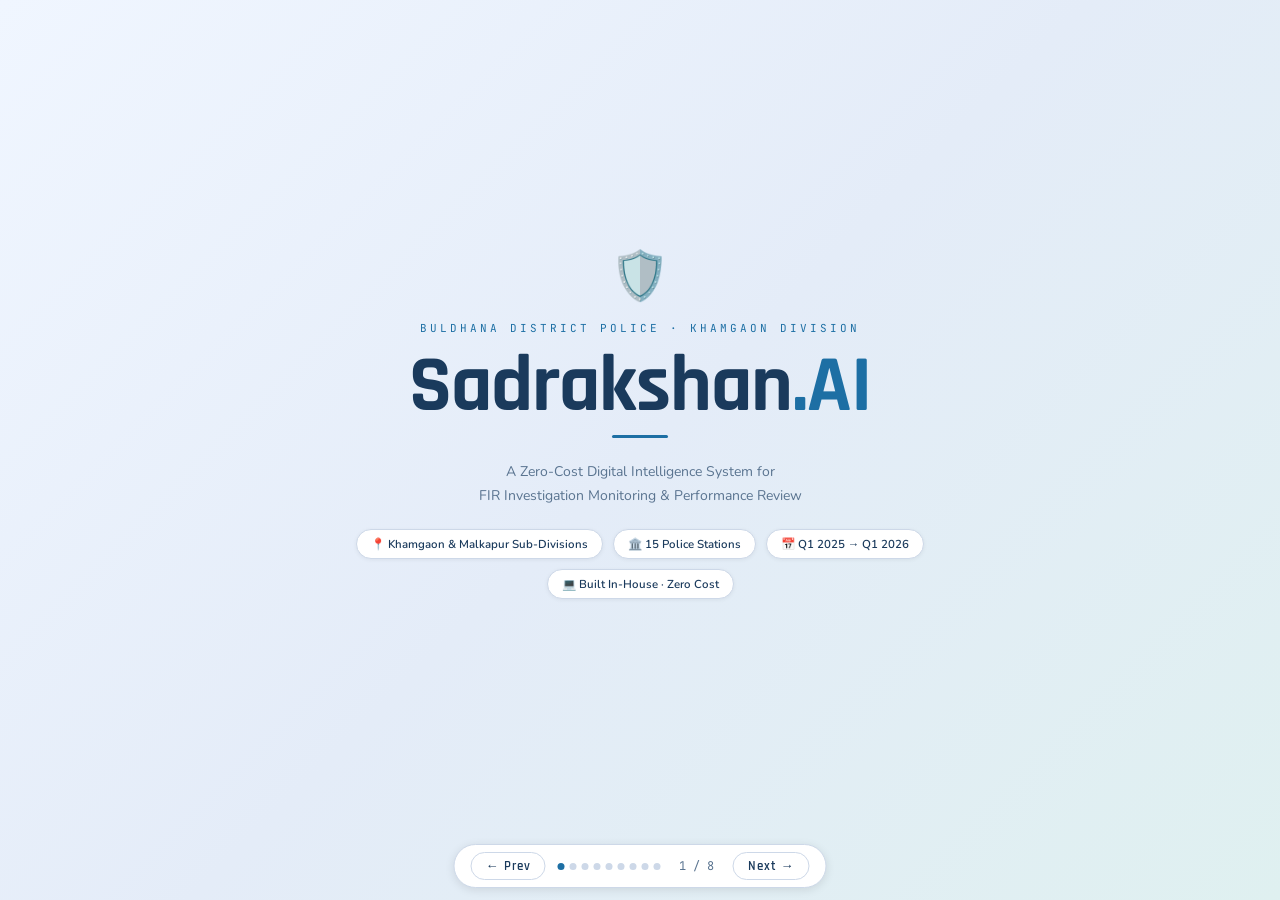
<file: SadrakshanAI_60_90_Presentation.html>
<!DOCTYPE html>
<html lang="en">
<head>
<meta charset="UTF-8">
<meta name="viewport" content="width=device-width, initial-scale=1.0">
<title>Sadrakshan.AI — Khamgaon Division Presentation</title>
<link href="https://fonts.googleapis.com/css2?family=Rajdhani:wght@400;500;600;700&family=Nunito:wght@300;400;500;600;700&family=JetBrains+Mono:wght@400;600&display=swap" rel="stylesheet">
<style>
  :root {
    --bg:      #eef2f7;
    --bg2:     #e2eaf4;
    --surface: #ffffff;
    --sf2:     #f6f8fc;
    --border:  #cdd8e8;
    --navy:    #1a3a5c;
    --blue:    #1d6fa4;
    --teal:    #0d8a8a;
    --green:   #1b8a5a;
    --amber:   #c47d0e;
    --red:     #c0392b;
    --orange:  #c85d1e;
    --purple:  #5c3d99;
    --text:    #1a2b3c;
    --muted:   #5a7490;
    --light:   #8aa5be;
  }
  *{margin:0;padding:0;box-sizing:border-box}
  body{background:var(--bg);color:var(--text);font-family:'Nunito',sans-serif;overflow:hidden;height:100vh;width:100vw}
  #deck{width:100%;height:100%;position:relative}

  /* slides */
  .slide{position:absolute;inset:0;display:flex;flex-direction:column;opacity:0;pointer-events:none;transition:opacity .4s ease;overflow:hidden;padding-bottom:58px}
  .slide.active{opacity:1;pointer-events:all}

  /* nav */
  #nav{position:fixed;bottom:12px;left:50%;transform:translateX(-50%);display:flex;align-items:center;gap:12px;z-index:100;background:var(--surface);border:1px solid var(--border);padding:7px 16px;border-radius:40px;box-shadow:0 2px 10px rgba(0,0,0,.1)}
  #nav button{background:none;border:1px solid var(--border);color:var(--navy);font-family:'Rajdhani',sans-serif;font-size:13px;font-weight:600;letter-spacing:1px;padding:5px 14px;border-radius:20px;cursor:pointer;transition:all .2s}
  #nav button:hover{background:var(--navy);color:#fff;border-color:var(--navy)}
  #slide-counter{font-family:'JetBrains Mono',monospace;font-size:12px;color:var(--muted);min-width:48px;text-align:center}
  .dot-row{display:flex;gap:5px}
  .dot{width:7px;height:7px;border-radius:50%;background:var(--border);cursor:pointer;transition:background .3s}
  .dot.on{background:var(--blue)}

  /* shared */
  .slide-header{display:flex;align-items:center;gap:12px;padding:14px 36px 0;flex-shrink:0}
  .badge{font-family:'JetBrains Mono',monospace;font-size:10px;letter-spacing:1.5px;color:var(--blue);border:1px solid rgba(29,111,164,.3);padding:3px 10px;border-radius:4px;background:rgba(29,111,164,.07);white-space:nowrap}
  h2.st{font-family:'Rajdhani',sans-serif;font-weight:700;font-size:clamp(17px,2vw,26px);color:var(--navy)}
  .snum{font-family:'JetBrains Mono',monospace;font-size:11px;color:var(--light);margin-left:auto}

  .a-blue{color:var(--blue)} .a-green{color:var(--green)} .a-red{color:var(--red)} .a-amber{color:var(--amber)} .a-teal{color:var(--teal)} .a-purple{color:var(--purple)} .a-orange{color:var(--orange)}

  /* stripe top */
  .sb{border-top:3px solid var(--blue)}.st2{border-top:3px solid var(--teal)}.sg{border-top:3px solid var(--green)}.sa{border-top:3px solid var(--amber)}.sr{border-top:3px solid var(--red)}.so{border-top:3px solid var(--orange)}.sp{border-top:3px solid var(--purple)}

  /* card */
  .card{background:var(--surface);border:1px solid var(--border);border-radius:10px;box-shadow:0 1px 4px rgba(0,0,0,.06)}

  /* chip */
  .chip{display:inline-block;font-family:'JetBrains Mono',monospace;font-size:9.5px;padding:2px 7px;border-radius:4px;border:1px solid var(--border);color:var(--muted);background:var(--sf2)}

  /* bar */
  .bt{height:8px;background:var(--bg2);border-radius:4px;overflow:hidden}
  .bf{height:100%;border-radius:4px;transition:width 1.2s cubic-bezier(.4,0,.2,1)}

  /* ── S1 TITLE ── */
  #s1{background:linear-gradient(135deg,#f0f6ff,#e4ecf8,#dff0f0);justify-content:center;align-items:center}
  #s1 .ctr{text-align:center;max-width:760px;padding:0 32px}
  #s1 .logo{font-size:48px;display:block;margin-bottom:12px}
  #s1 .ey{font-family:'JetBrains Mono',monospace;font-size:11px;letter-spacing:3px;color:var(--blue);text-transform:uppercase;margin-bottom:12px}
  #s1 h1{font-family:'Rajdhani',sans-serif;font-weight:700;font-size:clamp(44px,7vw,80px);color:var(--navy);line-height:1;letter-spacing:-1px;margin-bottom:8px}
  #s1 .tg{font-size:14px;color:var(--muted);line-height:1.65;margin-bottom:22px}
  #s1 .div{width:56px;height:3px;background:var(--blue);border-radius:2px;margin:0 auto 22px}
  #s1 .mr{display:flex;justify-content:center;gap:10px;flex-wrap:wrap}
  #s1 .mp{background:var(--surface);border:1px solid var(--border);border-radius:20px;padding:6px 14px;font-size:11.5px;color:var(--navy);font-weight:600;box-shadow:0 1px 4px rgba(0,0,0,.06)}

  /* ── S2 PROBLEM ── */
  #s2 .body{flex:1;display:flex;gap:16px;padding:12px 36px 8px;min-height:0}
  #s2 .left,#s2 .right{flex:1;display:flex;flex-direction:column;gap:9px}
  .ps{background:var(--surface);border:1px solid var(--border);border-left:4px solid var(--red);border-radius:0 8px 8px 0;padding:11px 14px;box-shadow:0 1px 3px rgba(0,0,0,.05)}
  .ps .pv{font-family:'Rajdhani',sans-serif;font-size:30px;font-weight:700;color:var(--red);line-height:1}
  .ps .pl{font-size:11px;color:var(--muted);text-transform:uppercase;letter-spacing:.8px;margin-top:2px}
  .qbox{background:linear-gradient(135deg,#fff6f6,#fffafa);border:1px solid rgba(192,57,43,.2);border-radius:10px;padding:14px 16px;flex:1}
  .qbox .qt{font-family:'Rajdhani',sans-serif;font-size:15px;font-weight:600;color:var(--navy);line-height:1.5;margin-bottom:7px}
  .qbox .qs{font-size:12px;color:var(--muted);line-height:1.65}
  .ps .pn{font-family:'JetBrains Mono',monospace;font-size:11px;color:var(--muted);margin-top:4px}
  .pbox .pt{font-family:'Rajdhani',sans-serif;font-size:18px;font-weight:700;color:var(--navy);margin-bottom:10px}
  .pbox .pi{font-size:14.5px;color:var(--text);line-height:2.1;font-weight:500}

  /* ── S3 SOLUTION ── */
  #s3 .body{flex:1;display:flex;flex-direction:column;gap:10px;padding:11px 36px 8px;min-height:0}
  #s3 .g6{display:grid;grid-template-columns:repeat(3,1fr);gap:10px;flex:1;min-height:0}
  .pil{background:var(--surface);border:1px solid var(--border);border-radius:10px;padding:13px 14px;display:flex;flex-direction:column;gap:5px;box-shadow:0 1px 4px rgba(0,0,0,.05);transition:transform .2s}
  .pil:hover{transform:translateY(-2px)}
  .pi2{font-size:22px} .pt2{font-family:'Rajdhani',sans-serif;font-size:14px;font-weight:700;color:var(--navy)}
  .pb{font-size:11.5px;color:var(--muted);line-height:1.6;flex:1}
  .zb{background:linear-gradient(90deg,#f0faf4,#f0f9ff);border:1px solid rgba(27,138,90,.25);border-radius:8px;padding:9px 16px;display:flex;align-items:center;gap:10px;font-size:12.5px;color:var(--text)}
  .zb strong{color:var(--green)}

  /* ── S4 HOW ── */
  #s4 .body{flex:1;display:flex;gap:16px;padding:11px 36px 8px;min-height:0}
  #s4 .left,#s4 .right{flex:1;display:flex;flex-direction:column;gap:7px}
  .fb{background:var(--surface);border:1px solid var(--border);border-radius:8px;padding:10px 14px;box-shadow:0 1px 3px rgba(0,0,0,.05)}
  .fb .ft{font-family:'Rajdhani',sans-serif;font-size:13px;font-weight:700;color:var(--navy);margin-bottom:3px}
  .fb .fbody{font-size:11.5px;color:var(--muted);line-height:1.6}
  .fa{text-align:center;font-size:13px;color:var(--light);line-height:1}
  .ac{background:var(--surface);border:1px solid var(--border);border-radius:10px;padding:12px 14px;flex:1}
  .act{font-family:'Rajdhani',sans-serif;font-size:12px;font-weight:700;letter-spacing:1px;text-transform:uppercase;color:var(--muted);margin-bottom:8px}
  .cr{display:flex;align-items:center;gap:9px;padding:7px 9px;border-radius:6px;margin-bottom:5px;font-size:11.5px}
  .cr.d15{background:#eef7ff;border:1px solid #c5def5} .cr.d7{background:#fffbee;border:1px solid #f0dda0}
  .cr.d3{background:#fff5ee;border:1px solid #f5c6a0} .cr.d1{background:#fff0f0;border:1px solid #f5a0a0}
  .cr.dov{background:#f5f0ff;border:1px solid #c5a8f5}
  .dt{font-family:'JetBrains Mono',monospace;font-size:10px;font-weight:700;min-width:50px;text-align:center;padding:3px 6px;border-radius:4px}
  .cr.d15 .dt{background:#c5def5;color:var(--blue)} .cr.d7 .dt{background:#f0dda0;color:var(--amber)}
  .cr.d3 .dt{background:#f5c6a0;color:var(--orange)} .cr.d1 .dt{background:#f5a0a0;color:var(--red)}
  .cr.dov .dt{background:#c5a8f5;color:var(--purple)}
  .cl{flex:1;color:var(--text);font-weight:600} .crc{font-family:'JetBrains Mono',monospace;font-size:10px;color:var(--muted)}
  .psc{background:var(--sf2);border:1px solid var(--border);border-radius:8px;padding:10px 14px;font-size:11.5px;color:var(--muted);line-height:1.7}
  .psc strong{color:var(--navy)}

  /* ── S5 METRICS ── */
  #s6 .body{flex:1;display:flex;flex-direction:column;gap:11px;padding:11px 36px 8px;min-height:0}
  #s6 .kr{display:grid;grid-template-columns:repeat(4,1fr);gap:11px}
  #s6 .br{display:grid;grid-template-columns:1fr 1fr;gap:12px;flex:1;min-height:0}
  .kc{background:var(--surface);border:1px solid var(--border);border-radius:10px;padding:12px 14px;box-shadow:0 1px 4px rgba(0,0,0,.06)}
  .kv{font-family:'Rajdhani',sans-serif;font-weight:700;font-size:clamp(22px,3vw,34px);line-height:1}
  .kl{font-size:10px;text-transform:uppercase;letter-spacing:1px;color:var(--muted);margin-top:3px}
  .ks{font-family:'JetBrains Mono',monospace;font-size:10.5px;color:var(--green);margin-top:5px}
  .bp{background:var(--surface);border:1px solid var(--border);border-radius:10px;padding:12px 14px;display:flex;flex-direction:column;gap:8px;overflow:hidden}
  .bpt{font-family:'Rajdhani',sans-serif;font-size:12px;font-weight:700;letter-spacing:.8px;text-transform:uppercase;color:var(--muted)}
  .bi{display:flex;flex-direction:column;gap:3px}
  .bm{display:flex;justify-content:space-between;font-size:11px;color:var(--text)}
  .mt{display:flex;flex-wrap:wrap;gap:5px;margin-top:3px}
  .mtg{background:var(--sf2);border:1px solid var(--border);border-radius:5px;padding:3px 9px;font-size:11px;color:var(--muted)}
  .mtg strong{color:var(--navy)}

  /* ── S6 YOY ── */
  #s7 .body{flex:1;display:flex;gap:16px;padding:11px 36px 8px;min-height:0}
  #s7 .left,#s7 .right{flex:1;display:flex;flex-direction:column;gap:10px}
  .yc{background:var(--surface);border:1px solid var(--border);border-radius:10px;padding:14px;flex:1;box-shadow:0 1px 4px rgba(0,0,0,.05)}
  .yn{font-family:'Rajdhani',sans-serif;font-size:16px;font-weight:700;margin-bottom:9px}
  .yr{display:flex;align-items:center;gap:9px;margin-bottom:6px}
  .yl{font-size:11px;color:var(--muted);min-width:88px}
  .yw{flex:1} .ybt{height:20px;background:var(--bg2);border-radius:4px;overflow:hidden}
  .ybf{height:100%;border-radius:4px;display:flex;align-items:center;padding:0 8px;font-size:11px;font-weight:700;transition:width 1.3s cubic-bezier(.4,0,.2,1)}
  .yold{background:#d8e3ee;color:var(--muted)} .ynb{background:linear-gradient(90deg,#1d6fa4,#4db8d4);color:#fff}
  .yng{background:linear-gradient(90deg,#c47d0e,#e8b84b);color:#fff}
  .mp2{display:flex;align-items:center;gap:9px;background:#f0faf4;border:1px solid rgba(27,138,90,.2);border-radius:8px;padding:9px 12px;margin-top:4px}
  .mv{font-family:'Rajdhani',sans-serif;font-size:30px;font-weight:700;color:var(--green);line-height:1}
  .md{font-size:11.5px;color:var(--muted);line-height:1.5}
  .cc{background:var(--surface);border:1px solid var(--border);border-radius:10px;padding:14px;flex:1;box-shadow:0 1px 4px rgba(0,0,0,.05)}
  .tr{display:flex;align-items:center;gap:9px;margin-bottom:7px}
  .ty{font-family:'JetBrains Mono',monospace;font-size:11px;color:var(--muted);min-width:30px}
  .tbg{flex:1;height:24px;background:var(--bg2);border-radius:4px;overflow:hidden}
  .tf{height:100%;border-radius:4px;display:flex;align-items:center;padding:0 9px;font-family:'Rajdhani',sans-serif;font-size:13px;font-weight:700;transition:width 1.3s cubic-bezier(.4,0,.2,1)}
  .told{background:#d8e3ee;color:var(--muted)} .tnb{background:linear-gradient(90deg,#1d6fa4,#4db8d4);color:#fff}
  .hlr{display:flex;gap:9px;margin-top:7px}
  .hlb{flex:1;border-radius:8px;padding:10px 12px;text-align:center;background:var(--sf2);border:1px solid var(--border)}
  .hlv{font-family:'Rajdhani',sans-serif;font-size:26px;font-weight:700;line-height:1}
  .hll{font-size:9.5px;text-transform:uppercase;letter-spacing:1px;color:var(--muted);margin-top:2px}
  .hls{font-size:11px;color:var(--muted);margin-top:1px}
  .wc{background:var(--surface);border:1px solid var(--border);border-radius:10px;padding:12px 14px;box-shadow:0 1px 4px rgba(0,0,0,.05)}
  .wct{font-family:'Rajdhani',sans-serif;font-size:13px;font-weight:700;color:var(--navy);margin-bottom:7px}
  .wci{font-size:11.5px;color:var(--muted);line-height:1.85}

  /* ── S7 TABS ── */
  #s8 .body{flex:1;display:grid;grid-template-columns:repeat(3,1fr);gap:9px;padding:10px 36px 8px;min-height:0}
  .tc{background:var(--surface);border:1px solid var(--border);border-radius:10px;padding:12px 14px;display:flex;flex-direction:column;gap:5px;box-shadow:0 1px 4px rgba(0,0,0,.05);transition:transform .15s}
  .tc:hover{transform:translateY(-2px)}
  .tic{font-size:20px} .tti{font-family:'Rajdhani',sans-serif;font-size:14px;font-weight:700;color:var(--navy)}
  .tde{font-size:11px;color:var(--muted);line-height:1.6;flex:1}
  .tch{display:flex;flex-wrap:wrap;gap:4px;margin-top:2px}

  /* ── S8 IMPACT ── */
  #s9{background:linear-gradient(135deg,#f0f6ff,#e8f5ee)}
  #s9 .body{flex:1;display:flex;flex-direction:column;gap:11px;padding:11px 36px 8px;min-height:0}
  #s9 .k4{display:grid;grid-template-columns:repeat(4,1fr);gap:11px}
  #s9 .bot{display:grid;grid-template-columns:1fr 1fr;gap:11px;flex:1;min-height:0}
  .icard{background:var(--surface);border:1px solid var(--border);border-radius:10px;padding:14px;text-align:center;box-shadow:0 1px 6px rgba(0,0,0,.07)}
  .iv2{font-family:'Rajdhani',sans-serif;font-size:clamp(26px,4vw,40px);font-weight:700;line-height:1}
  .il2{font-size:10px;text-transform:uppercase;letter-spacing:1px;color:var(--muted);margin-top:3px}
  .is2{font-size:11px;color:var(--muted);margin-top:2px}
  .rcard{background:var(--surface);border:1px solid var(--border);border-radius:10px;padding:16px;box-shadow:0 1px 4px rgba(0,0,0,.05);display:flex;flex-direction:column;gap:9px}
  .rt{font-family:'Rajdhani',sans-serif;font-size:15px;font-weight:700;color:var(--navy)}
  .rb{font-size:12.5px;color:var(--muted);line-height:1.75}
  .rblist{list-style:none;display:flex;flex-direction:column;gap:9px;margin-top:4px}
  .rblist li{font-size:14px;color:var(--text);font-weight:500;line-height:1.5;padding-left:22px;position:relative}
  .rblist li::before{content:"✅";position:absolute;left:0;font-size:13px}
  .cb2{background:linear-gradient(135deg,#eef7ee,#eef5ff);border:1px solid rgba(27,138,90,.25);border-radius:10px;padding:18px 22px;display:flex;align-items:center;gap:14px;box-shadow:0 1px 6px rgba(0,0,0,.06)}
  .cbi{font-size:30px} .cbt{font-family:'Rajdhani',sans-serif;font-size:clamp(13px,1.5vw,17px);font-weight:600;color:var(--navy);line-height:1.5}
  .cbt span{color:var(--green)} .cbs{font-size:11px;color:var(--muted);font-family:'Nunito',sans-serif;font-weight:400;margin-top:6px;display:block}


  /* ── S5-ALERT ── */
  #s5a{background:var(--bg)}
  #s5a .body{flex:1;display:flex;gap:24px;padding:12px 36px 8px;min-height:0;align-items:stretch}

  /* Designed message card */
  #s5a .phone-wrap{flex:0 0 auto;width:300px;display:flex;align-items:center;justify-content:center}
  .msg-card{background:#fff;border:1.5px solid #c8d8e8;border-radius:16px;box-shadow:0 6px 28px rgba(0,0,0,.12);width:288px;overflow:hidden;font-family:'Nunito',sans-serif}
  .msg-header{background:#1a3a5c;padding:10px 14px;display:flex;align-items:center;gap:8px}
  .msg-icon{font-size:16px;line-height:1}
  .msg-title{font-family:'JetBrains Mono',monospace;font-size:11px;font-weight:700;letter-spacing:1.5px;color:#fff}
  .msg-divider{height:1px;background:#e4edf5}
  .msg-body{padding:10px 14px;display:flex;flex-direction:column;gap:5px;background:#f8fbff}
  .msg-row{display:flex;align-items:flex-start;font-size:11.5px;line-height:1.45}
  .msg-lbl{color:#5a7490;min-width:88px;flex-shrink:0;font-size:11px}
  .msg-val{color:#1a2b3c;font-weight:600}
  .msg-link{color:#1d6fa4;text-decoration:underline}
  .msg-io{font-weight:700;font-size:11px}
  .msg-phone{color:#1d6fa4;font-family:'JetBrains Mono',monospace}
  .msg-status{padding:9px 14px;display:flex;align-items:center;justify-content:space-between;background:#fff;gap:8px}
  .msg-days{font-size:12.5px;font-weight:600;color:#1a2b3c}
  .msg-days strong{font-size:20px;color:#c0392b;margin:0 2px}
  .msg-badge-crit{background:#fff0f0;border:1.5px solid #f5a0a0;border-radius:20px;padding:3px 10px;font-size:11px;font-weight:700;color:#c0392b;font-family:'JetBrains Mono',monospace;white-space:nowrap}
  .msg-action{padding:9px 14px;background:#fffbf0;display:flex;gap:8px;align-items:flex-start;border-top:1px solid #f0dda0}
  .msg-warn{font-size:15px;margin-top:1px;flex-shrink:0}
  .msg-action-text{display:flex;flex-direction:column;gap:4px}
  .msg-action-en{font-size:11.5px;font-weight:700;color:#c85d1e;line-height:1.4}
  .msg-action-mr{font-size:10.5px;color:#5a7490;line-height:1.55}
  .msg-footer{padding:7px 14px;background:#eef2f7;font-size:10px;color:#8aa5be;font-style:italic;text-align:right;border-top:1px solid #d6e0ea}

  /* Annotation cards */
  #s5a .annot-wrap{flex:1;display:flex;flex-direction:column;gap:7px;justify-content:center}
  .annot-title{font-family:'JetBrains Mono',monospace;font-size:10px;font-weight:700;letter-spacing:1.5px;color:var(--muted);margin-bottom:2px}
  .annot{background:var(--surface);border:1px solid var(--border);border-radius:8px;padding:9px 12px;display:flex;align-items:flex-start;gap:10px;box-shadow:0 1px 3px rgba(0,0,0,.05)}
  .annot .aleft{display:flex;flex-direction:column;align-items:center;gap:3px;min-width:24px}
  .annot .aicon{font-size:16px;line-height:1}
  .annot .abar{width:3px;flex:1;border-radius:2px;min-height:14px}
  .annot .aright .atitle{font-family:'Rajdhani',sans-serif;font-size:13px;font-weight:700;color:var(--navy);margin-bottom:2px}
  .annot .aright .abody{font-size:11px;color:var(--muted);line-height:1.55}
  /* animations */
  @keyframes fu{from{opacity:0;transform:translateY(12px)}to{opacity:1;transform:translateY(0)}}
  .slide.active .kc,.slide.active .pil,.slide.active .tc,.slide.active .icard,.slide.active .fb,.slide.active .cr,.slide.active .ps,.slide.active .yc,.slide.active .cc{animation:fu .38s ease both}
  .slide.active .pil:nth-child(1){animation-delay:.03s}.slide.active .pil:nth-child(2){animation-delay:.08s}.slide.active .pil:nth-child(3){animation-delay:.13s}.slide.active .pil:nth-child(4){animation-delay:.18s}.slide.active .pil:nth-child(5){animation-delay:.23s}.slide.active .pil:nth-child(6){animation-delay:.28s}
  .slide.active .tc:nth-child(1){animation-delay:.03s}.slide.active .tc:nth-child(2){animation-delay:.07s}.slide.active .tc:nth-child(3){animation-delay:.11s}.slide.active .tc:nth-child(4){animation-delay:.15s}.slide.active .tc:nth-child(5){animation-delay:.19s}.slide.active .tc:nth-child(6){animation-delay:.23s}.slide.active .tc:nth-child(7){animation-delay:.27s}.slide.active .tc:nth-child(8){animation-delay:.31s}.slide.active .tc:nth-child(9){animation-delay:.35s}
  .slide.active .kc:nth-child(1){animation-delay:.03s}.slide.active .kc:nth-child(2){animation-delay:.07s}.slide.active .kc:nth-child(3){animation-delay:.11s}.slide.active .kc:nth-child(4){animation-delay:.15s}
  .slide.active .icard:nth-child(1){animation-delay:.03s}.slide.active .icard:nth-child(2){animation-delay:.07s}.slide.active .icard:nth-child(3){animation-delay:.11s}.slide.active .icard:nth-child(4){animation-delay:.15s}
  .slide.active .cr:nth-child(n+2){animation-delay:calc((.07s)*(var(--i,0)))}
  .slide.active .cr:nth-child(2){animation-delay:.07s}.slide.active .cr:nth-child(3){animation-delay:.14s}.slide.active .cr:nth-child(4){animation-delay:.21s}.slide.active .cr:nth-child(5){animation-delay:.28s}.slide.active .cr:nth-child(6){animation-delay:.35s}
</style>
</head>
<body>
<div id="deck">

<!-- ═════ SLIDE 1 — TITLE ═════ -->
<div class="slide active" id="s1">
  <div class="ctr">
    <span class="logo">🛡️</span>
    <p class="ey">Buldhana District Police · Khamgaon Division</p>
    <h1>Sadrakshan<span style="color:var(--blue)">.AI</span></h1>
    <div class="div"></div>
    <p class="tg">A Zero-Cost Digital Intelligence System for<br>FIR Investigation Monitoring &amp; Performance Review</p>
    <div class="mr">
      <span class="mp">📍 Khamgaon &amp; Malkapur Sub-Divisions</span>
      <span class="mp">🏛️ 15 Police Stations</span>
      <span class="mp">📅 Q1 2025 → Q1 2026</span>
      <span class="mp">💻 Built In-House · Zero Cost</span>
    </div>
  </div>
</div>

<!-- ═════ SLIDE 2 — PROBLEM ═════ -->
<div class="slide" id="s2">
  <div class="slide-header">
    <span class="badge">01 — THE CHALLENGE</span>
    <h2 class="st">Why Was <span class="a-red">Action Needed?</span></h2>
    <span class="snum">2 / 9</span>
  </div>
  <div class="body">
    <div class="left">
      <div class="ps"><div class="pv">22.1%</div><div class="pl">Combined disposal rate — Q1 2025 (Before system)</div><div class="pn">355 disposed out of 1,606 registered FIRs</div></div>
      <div class="ps"><div class="pv">27.4%</div><div class="pl">Khamgaon Sub-Division — Q1 2025 baseline</div><div class="pn">215 disposed out of 784 registered FIRs</div></div>
      <div class="ps"><div class="pv">17.0%</div><div class="pl">Malkapur Sub-Division — Q1 2025 baseline</div><div class="pn">140 disposed out of 822 registered FIRs</div></div>
      <div class="ps" style="border-left-color:var(--orange)"><div class="pv" style="color:var(--orange)">355</div><div class="pl">Total FIRs disposed in Q1 2025 across both sub-divisions</div><div class="pn" style="color:var(--orange)">Khamgaon: 215 &nbsp;·&nbsp; Malkapur: 140 — combined pre-system total</div></div>
    </div>
    <div class="right">
      <div class="qbox">
        <div class="qt">"No real-time visibility into FIRs approaching chargesheet deadlines."</div>
        <div class="qs">Investigation Officers had no automated reminders. SDPOs had no consolidated view. Critical deadlines were missed silently, leading to default cases and poor disposal rates across all 15 police stations.</div>
      </div>
      <div class="pbox">
        <div class="pt">🔴 Core Pain Points</div>
        <div class="pi">
          🔴 &nbsp;No automated deadline tracking for investigation days<br>
          🔴 &nbsp;No escalation to SDPO when chargesheet was overdue<br>
          🔴 &nbsp;No comparison of performance across 15 police stations<br>
          🔴 &nbsp;Manual, paper-based review prone to oversight<br>
          🔴 &nbsp;No crime pattern or IO behaviour analysis available
        </div>
      </div>
    </div>
  </div>
</div>

<!-- ═════ SLIDE 3 — SOLUTION ═════ -->
<div class="slide" id="s3">
  <div class="slide-header">
    <span class="badge">02 — THE SOLUTION</span>
    <h2 class="st">Sadrakshan.AI — <span class="a-blue">Six Pillars</span></h2>
    <span class="snum">3 / 9</span>
  </div>
  <div class="body">
    <div class="g6">
      <div class="pil sb"><div class="pi2">📡</div><div class="pt2">Live Dashboard</div><div class="pb">Real-time data sync. Every FIR, every IO, every PS visible to SDPO in a single view. Refreshes instantly on demand.</div><span class="chip">REAL-TIME</span></div>
      <div class="pil sa"><div class="pi2">⏱️</div><div class="pt2">Investigation Tracking</div><div class="pb">Each FIR's investigation days tracked continuously. Performance graded: Excellent / Good / Default based on chargesheet timeline.</div><span class="chip">AUTOMATED</span></div>
      <div class="pil so"><div class="pi2">🔔</div><div class="pt2">Automated Alert Engine</div><div class="pb">Milestone alerts at Day 15, 7, 3 and 1. Escalates progressively — PS to SDPO to Addl SP. Overdue cases trigger full chain instantly.</div><span class="chip">ESCALATION</span></div>
      <div class="pil st2"><div class="pi2">🗺️</div><div class="pt2">Crime Map</div><div class="pb">Interactive map with crime category markers and heatmap view. Alert status shown live — High Alert in red, completed in green.</div><span class="chip">GEO-INTEL</span></div>
      <div class="pil sp"><div class="pi2">📊</div><div class="pt2">Behaviour Analysis</div><div class="pb">PS performance matrix across all crime types — Arms, Assault, NDPS, Gambling. Scores each station objectively on a 0–5 scale.</div><span class="chip">ANALYTICS</span></div>
      <div class="pil sg"><div class="pi2">💰</div><div class="pt2">Muddemal Tracking</div><div class="pb">Seized vs recovered property per PS. Lost and recovered ₹ amounts and property crime detection rates — all in one view.</div><span class="chip">PROPERTY</span></div>
    </div>
    <div class="zb">
      <span style="font-size:18px">✅</span>
      <span>Built entirely <strong>in-house using standard departmental tools</strong> — <strong>Zero financial cost</strong> to the department. No vendor, no subscription, no procurement needed.</span>
    </div>
  </div>
</div>

<!-- ═════ SLIDE 4 — HOW IT WORKS ═════ -->
<div class="slide" id="s4">
  <div class="slide-header">
    <span class="badge">03 — HOW IT WORKS</span>
    <h2 class="st">The Automated <span class="a-blue">Alert Escalation Chain</span></h2>
    <span class="snum">4 / 9</span>
  </div>
  <div class="body">
    <div class="left">
      <div class="fb sb"><div class="ft">📋 Step 1 — Data Entry</div><div class="fbody">FIR details entered by PS staff: FIR No., BNS Sections, IO Name, FIR Date, Crime Category, E-Saksha, FSL status, and chargesheet details.</div></div>
      <div class="fa">↓</div>
      <div class="fb st2"><div class="ft">⚙️ Step 2 — Automated Engine</div><div class="fbody">The backend automation runs daily. It calculates investigation days remaining for each FIR and identifies which milestone threshold each case has reached.</div></div>
      <div class="fa">↓</div>
      <div class="fb so"><div class="ft">📲 Step 3 — Instant Alerts</div><div class="fbody">At defined milestones, instant mobile alerts are sent to the IO's Police Station, SDPO, and Addl SP — escalating progressively based on urgency.</div></div>
      <div class="fa">↓</div>
      <div class="fb sg"><div class="ft">📡 Step 4 — Dashboard Review</div><div class="fbody">The live HTML dashboard fetches the latest data automatically. SDPO reviews performance across all 15 PS and tracks all alert cases in real time.</div></div>
    </div>
    <div class="right">
      <div class="ac">
        <div class="act">🔔 Alert Milestone Schedule</div>
        <div class="cr d15"><span class="dt">DAY 15</span><span class="cl">Early Warning</span><span class="crc">🔵 PS Only</span></div>
        <div class="cr d7"><span class="dt">DAY 7</span><span class="cl">Urgent — SDPO Alerted</span><span class="crc">🔵 PS + SDPO</span></div>
        <div class="cr d3"><span class="dt">DAY 3</span><span class="cl">High Risk — Full Escalation</span><span class="crc">🔴 PS + SDPO + Addl SP</span></div>
        <div class="cr d1"><span class="dt">DAY 1</span><span class="cl">Critical — Final Alert</span><span class="crc">🔴 PS + SDPO + Addl SP</span></div>
        <div class="cr dov"><span class="dt">⛔ OVRD</span><span class="cl">Overdue — Immediate Action</span><span class="crc">⛔ ALL LEVELS</span></div>
      </div>
      <div class="psc">
        <strong>📍 Coverage — 15 Police Stations</strong><br>
        <span style="color:var(--blue);font-weight:600">Khamgaon:</span> K.City · K.Gramin · S.Nagar · S.City · S.Gramin · Jalamb · Hiwarkhed · P.Raja<br>
        <span style="color:var(--amber);font-weight:600">Malkapur:</span> M.City · M.Gramin · MIDC · Nandura · J.Jamod · Sonala · Tamgaon
      </div>
    </div>
  </div>
</div>


<!-- ═════ SLIDE 5 — ALERT IN ACTION ═════ -->
<div class="slide" id="s5a">
  <div class="slide-header">
    <span class="badge">04 — ALERT IN ACTION</span>
    <h2 class="st">Alert in Action — <span class="a-orange">Real Message Sent to Investigation Officer</span></h2>
    <span class="snum">5 / 9</span>
  </div>
  <div class="body">

    <!-- Left: Designed message card -->
    <div class="phone-wrap">
      <div class="msg-card">
        <div class="msg-header">
          <span class="msg-icon">🚨</span>
          <span class="msg-title">INVESTIGATION ALERT</span>
        </div>
        <div class="msg-divider"></div>
        <div class="msg-body">
          <div class="msg-row"><span class="msg-lbl">Sub Division</span><span class="msg-val">Khamgaon</span></div>
          <div class="msg-row"><span class="msg-lbl">Police Station</span><span class="msg-val msg-link">S.City</span></div>
          <div class="msg-row"><span class="msg-lbl">FIR No.</span><span class="msg-val">91</span></div>
          <div class="msg-row"><span class="msg-lbl">BNS</span><span class="msg-val">75 BNS</span></div>
          <div class="msg-row"><span class="msg-lbl">FIR Date</span><span class="msg-val">10-02-2026</span></div>
          <div class="msg-row"><span class="msg-lbl">IO</span><span class="msg-val msg-io">HC 1275 SANJAY SHANKARSA KARUTALE</span></div>
          <div class="msg-row"><span class="msg-lbl">Mobile</span><span class="msg-val msg-phone">9011555539</span></div>
        </div>
        <div class="msg-divider"></div>
        <div class="msg-status">
          <span class="msg-days">Days Left: <strong>1</strong></span>
          <span class="msg-badge-crit">🔴 CRITICAL</span>
        </div>
        <div class="msg-divider"></div>
        <div class="msg-action">
          <span class="msg-warn">⚠</span>
          <div class="msg-action-text">
            <span class="msg-action-en">Submit chargesheet immediately.</span>
            <span class="msg-action-mr">तात्काळ तपास पूर्ण करून chargesheet CCTNS मध्ये भरा व कोर्ट मधून CC नंबर प्राप्त करून वरिष्ठ कार्याला कढे पाठवा.</span>
          </div>
        </div>
        <div class="msg-divider"></div>
        <div class="msg-footer">— Buldhana Crime Review System</div>
      </div>
    </div>

    <!-- Right: Annotated breakdown -->
    <div class="annot-wrap">
      <div class="annot-title">📋 MESSAGE BREAKDOWN</div>
      <div class="annot">
        <div class="aleft"><span class="aicon">🏢</span><div class="abar" style="background:var(--blue)"></div></div>
        <div class="aright">
          <div class="atitle">Police Station Identified</div>
          <div class="abody">Sub Division + PS + FIR No. ensures the exact officer is alerted with full case context — no ambiguity about which case needs action.</div>
        </div>
      </div>
      <div class="annot">
        <div class="aleft"><span class="aicon">👮</span><div class="abar" style="background:var(--teal)"></div></div>
        <div class="aright">
          <div class="atitle">IO Named Directly with Mobile Number</div>
          <div class="abody">IO name and mobile number are included in every alert — SDPO or senior can call immediately if the chargesheet is not filed in time.</div>
        </div>
      </div>
      <div class="annot">
        <div class="aleft"><span class="aicon">🔴</span><div class="abar" style="background:var(--red)"></div></div>
        <div class="aright">
          <div class="atitle">Days Left + Risk Level — Unmistakable Urgency</div>
          <div class="abody">"Days Left: 1 🔴 CRITICAL" — the risk classification and colour make the urgency clear at a glance, even without reading the full message.</div>
        </div>
      </div>
      <div class="annot">
        <div class="aleft"><span class="aicon">📋</span><div class="abar" style="background:var(--amber)"></div></div>
        <div class="aright">
          <div class="atitle">Bilingual Action Instruction (English + Marathi)</div>
          <div class="abody">Instructions in both English and Marathi: file chargesheet in CCTNS, obtain CC number from court, and report to senior office immediately.</div>
        </div>
      </div>
      <div class="annot">
        <div class="aleft"><span class="aicon">🏛️</span><div class="abar" style="background:var(--navy)"></div></div>
        <div class="aright">
          <div class="atitle">System Attribution — Institutional Authority</div>
          <div class="abody">Signed off as "Buldhana Crime Review System" — carries the weight of the institution, not just a personal reminder.</div>
        </div>
      </div>
    </div>

  </div>
</div>

<!-- ═════ SLIDE 6 — METRICS ═════ -->
<div class="slide" id="s6">
  <div class="slide-header">
    <span class="badge">05 — CURRENT PERFORMANCE</span>
    <h2 class="st">Q1 2026 — <span class="a-green">Division Metrics</span></h2>
    <span class="snum">6 / 9</span>
  </div>
  <div class="body">
    <div class="kr">
      <div class="kc sb"><div class="kv" style="color:var(--blue)">2,659</div><div class="kl">Total FIRs</div><div class="ks">Both Sub-Divisions</div></div>
      <div class="kc sg"><div class="kv" style="color:var(--green)">52.9%</div><div class="kl">Disposal Rate</div><div class="ks">↑ 1,406 disposed</div></div>
      <div class="kc sa"><div class="kv" style="color:var(--amber)">98.7d</div><div class="kl">Avg Inv Days</div><div class="ks">Division Average</div></div>
      <div class="kc sr"><div class="kv" style="color:var(--red)">25</div><div class="kl">High Alert Cases</div><div class="ks">Active monitoring</div></div>
    </div>
    <div class="br">
      <div class="bp">
        <div class="bpt">⚖️ Sub-Division Disposal Rate</div>
        <div class="bi"><div class="bm"><span style="color:var(--blue);font-weight:600">Khamgaon</span><span style="color:var(--blue)">62%</span></div><div class="bt"><div class="bf" style="width:62%;background:var(--blue)"></div></div></div>
        <div class="bi"><div class="bm"><span style="color:var(--amber);font-weight:600">Malkapur</span><span style="color:var(--amber)">45.1%</span></div><div class="bt"><div class="bf" style="width:45.1%;background:var(--amber)"></div></div></div>
        <div style="border-top:1px solid var(--border);padding-top:8px">
          <div class="bpt">🏆 Investigation Quality</div>
          <div class="bi"><div class="bm"><span style="color:var(--green);font-weight:600">Excellent Disposal</span><span style="color:var(--green)">41.3%</span></div><div class="bt"><div class="bf" style="width:41.3%;background:var(--green)"></div></div></div>
          <div class="bi"><div class="bm"><span style="color:var(--teal);font-weight:600">Good Disposal</span><span style="color:var(--teal)">11.4%</span></div><div class="bt"><div class="bf" style="width:11.4%;background:var(--teal)"></div></div></div>
        </div>
      </div>
      <div class="bp">
        <div class="bpt">📋 Operational KPIs</div>
        <div class="bi"><div class="bm"><span>E-Saksha Coverage</span><span style="color:var(--green)">80.3%</span></div><div class="bt"><div class="bf" style="width:80.3%;background:linear-gradient(90deg,var(--green),var(--teal))"></div></div></div>
        <div class="bi"><div class="bm"><span>Property Recovery</span><span style="color:var(--purple)">29.9%</span></div><div class="bt"><div class="bf" style="width:29.9%;background:var(--purple)"></div></div></div>
        <div class="bi"><div class="bm"><span>Detection / Prop Offence</span><span style="color:var(--amber)">18.9%</span></div><div class="bt"><div class="bf" style="width:18.9%;background:var(--amber)"></div></div></div>
        <div class="bi"><div class="bm"><span>FSL Visit</span><span style="color:var(--orange)">3.7%</span></div><div class="bt"><div class="bf" style="width:3.7%;background:var(--orange)"></div></div></div>
        <div class="mt">
          <span class="mtg">🔵 Raids <strong>749</strong></span>
          <span class="mtg">🟢 Preventive <strong>222</strong></span>
          <span class="mtg">⚠️ Warning <strong>43</strong></span>
          <span class="mtg">🔴 Default <strong>504</strong></span>
        </div>
      </div>
    </div>
  </div>
</div>

<!-- ═════ SLIDE 6 — YOY ═════ -->
<div class="slide" id="s7">
  <div class="slide-header">
    <span class="badge">06 — YEAR-ON-YEAR IMPACT</span>
    <h2 class="st">2025 <span class="a-red">vs</span> 2026 — <span class="a-green">The Transformation</span></h2>
    <span class="snum">7 / 9</span>
  </div>
  <div class="body">
    <div class="left">
      <div class="yc sb">
        <div class="yn a-blue">🏙️ Khamgaon Sub-Division</div>
        <div class="yr"><div class="yl">2025 (Before)</div><div class="yw"><div class="ybt"><div class="ybf yold" style="width:27.4%">27.4%</div></div></div></div>
        <div class="yr"><div class="yl">2026 (After)</div><div class="yw"><div class="ybt"><div class="ybf ynb" style="width:66.7%">66.7%</div></div></div></div>
        <div class="mp2"><div class="mv">3.2×</div><div class="md">More FIRs disposed vs 2025<br><span style="color:var(--green);font-weight:600">215 → 678</span> FIRs chargesheeted (Q1)</div></div>
      </div>
      <div class="yc sa">
        <div class="yn a-amber">🏘️ Malkapur Sub-Division</div>
        <div class="yr"><div class="yl">2025 (Before)</div><div class="yw"><div class="ybt"><div class="ybf yold" style="width:17%">17.0%</div></div></div></div>
        <div class="yr"><div class="yl">2026 (After)</div><div class="yw"><div class="ybt"><div class="ybf yng" style="width:56.1%">56.1%</div></div></div></div>
        <div class="mp2" style="background:#fffbee;border-color:rgba(196,125,14,.2)"><div class="mv" style="color:var(--amber)">3.9×</div><div class="md">More FIRs disposed vs 2025<br><span style="color:var(--amber);font-weight:600">140 → 550</span> FIRs chargesheeted (Q1)</div></div>
      </div>
    </div>
    <div class="right">
      <div class="cc sg">
        <div style="font-family:'Rajdhani',sans-serif;font-size:13px;font-weight:700;text-transform:uppercase;letter-spacing:.8px;color:var(--muted);margin-bottom:9px">📊 Combined Division</div>
        <div class="tr"><div class="ty">2025</div><div class="tbg"><div class="tf told" style="width:22.1%">22.1%</div></div></div>
        <div class="tr"><div class="ty">2026</div><div class="tbg"><div class="tf tnb" style="width:61.5%">61.5%</div></div></div>
        <div class="hlr">
          <div class="hlb"><div class="hlv" style="color:var(--green)">+246%</div><div class="hll">FIRs Disposed</div><div class="hls">355 → 1,228</div></div>
          <div class="hlb"><div class="hlv" style="color:var(--blue)">3.5×</div><div class="hll">More FIRs Disposed</div><div class="hls">355 → 1,228 chargesheeted</div></div>
        </div>
      </div>
      <div class="wc">
        <div class="wct">📌 What Changed?</div>
        <div class="wci">
          ✅ &nbsp;IOs now receive automated deadline reminders before the chargesheet is due<br>
          ✅ &nbsp;SDPO gets escalation alerts — no chargesheet delay goes unnoticed<br>
          ✅ &nbsp;Performance visible across all 15 PS simultaneously<br>
          ✅ &nbsp;Crime hotspots identified via geo-mapped crime data<br>
          ✅ &nbsp;No additional manpower or budget was required
        </div>
      </div>
      <div style="background:var(--sf2);border:1px solid var(--border);border-radius:7px;padding:7px 12px;font-size:11px;color:var(--muted)">
        📅 Comparison period: <strong style="color:var(--navy)">Jan 1 – Mar 31</strong> for both years &nbsp;·&nbsp; Source: Khamgaon Case Review System
      </div>
    </div>
  </div>
</div>

<!-- ═════ SLIDE 7 — DASHBOARD TABS ═════ -->
<div class="slide" id="s8">
  <div class="slide-header">
    <span class="badge">07 — DASHBOARD TABS</span>
    <h2 class="st">What <span class="a-blue">SDPO Can See</span> — 9 Views at a Glance</h2>
    <span class="snum">8 / 9</span>
  </div>
  <div class="body">
    <div class="tc sb"><div class="tic">📊</div><div class="tti">Overview</div><div class="tde">Division-wide KPI cards: disposal rate, excellent/good disposal, E-Saksha, FSL, preventive action, recovery %, raids, and alert counts.</div><div class="tch"><span class="chip">KPI CARDS</span><span class="chip">REAL-TIME</span></div></div>
    <div class="tc sp"><div class="tic">⚔️</div><div class="tti">SDPO View</div><div class="tde">Side-by-side Khamgaon vs Malkapur comparison across all metrics — raids, recovery, avg inv days, quality scores.</div><div class="tch"><span class="chip">SUB-DIV</span><span class="chip">COMPARISON</span></div></div>
    <div class="tc st2"><div class="tic">🏢</div><div class="tti">Police Station</div><div class="tde">Individual PS drill-down with full FIR list. Search and filter by follow-up, performance, crime type. Clickable case rows.</div><div class="tch"><span class="chip">DRILL-DOWN</span><span class="chip">FIR LIST</span></div></div>
    <div class="tc sa"><div class="tic">🕵️</div><div class="tti">IO Level</div><div class="tde">Per-IO performance analytics. Every IO's cases, disposal count, quality score, pending count, and FSL/E-Saksha compliance.</div><div class="tch"><span class="chip">IO PROFILE</span><span class="chip">CASE LIST</span></div></div>
    <div class="tc sr"><div class="tic">🚨</div><div class="tti">Alert Cases</div><div class="tde">High Alert and Warning summaries by PS. Bar chart distribution across all stations. Donut chart of escalation breakdown.</div><div class="tch"><span class="chip">HIGH ALERT</span><span class="chip">WARNING</span></div></div>
    <div class="tc sb"><div class="tic">📈</div><div class="tti">Crime Pattern</div><div class="tde">Crime distribution by category. Disposal rate per crime type — identifies weak areas like Theft, Sexual, Electricity offences.</div><div class="tch"><span class="chip">CHART</span><span class="chip">BY CATEGORY</span></div></div>
    <div class="tc st2"><div class="tic">🗺️</div><div class="tti">Crime Map</div><div class="tde">Interactive map with crime markers and heatmap mode. Markers colored by alert status. Filter by crime category.</div><div class="tch"><span class="chip">GEO-MAP</span><span class="chip">HEATMAP</span></div></div>
    <div class="tc sp"><div class="tic">🧠</div><div class="tti">Behaviour Analysis</div><div class="tde">PS performance matrix across all crime categories. Scored 0–5. Instantly spots weak areas per PS per crime type.</div><div class="tch"><span class="chip">MATRIX</span><span class="chip">SCORING</span></div></div>
    <div class="tc sg"><div class="tic">🏺</div><div class="tti">Muddemal</div><div class="tde">Seized vs recovered property tracking per PS. Lost and recovered ₹ amounts and detection rates for property offences.</div><div class="tch"><span class="chip">PROPERTY</span><span class="chip">RECOVERY ₹</span></div></div>
  </div>
</div>

<!-- ═════ SLIDE 8 — IMPACT ═════ -->
<div class="slide" id="s9">
  <div class="slide-header">
    <span class="badge">08 — IMPACT SUMMARY</span>
    <h2 class="st">Sadrakshan.AI — <span class="a-green">Proven Results</span></h2>
    <span class="snum">9 / 9</span>
  </div>
  <div class="body">
    <div class="k4">
      <div class="icard sg"><div class="iv2" style="color:var(--green)">+246%</div><div class="il2">FIRs Disposed</div><div class="is2">355 → 1,228</div></div>
      <div class="icard sb"><div class="iv2" style="color:var(--blue)">3.5×</div><div class="il2">More FIRs Disposed</div><div class="is2">355 → 1,228 chargesheeted</div></div>
      <div class="icard sa"><div class="iv2" style="color:var(--amber)">3.2×</div><div class="il2">Khamgaon Disposed</div><div class="is2">215 → 678 FIRs (Q1)</div></div>
      <div class="icard st2"><div class="iv2" style="color:var(--teal)">₹0</div><div class="il2">Project Cost</div><div class="is2">100% In-House</div></div>
    </div>
    <div class="bot">
      <div class="rcard sb">
        <div class="rt">🚀 Replicability — Any District Can Do This</div>
        <ul class="rblist">
          <li>Built on standard departmental tools — spreadsheets, automation scripts, and an HTML dashboard</li>
          <li>No new servers, no IT procurement, no vendor dependency whatsoever</li>
          <li>Any district with a computer and internet access can adopt this system immediately</li>
          <li>Fully replicable across any district in Maharashtra or India</li>
          <li>Zero financial investment required at any stage</li>
        </ul>
      </div>
      <div class="cb2">
        <div class="cbi">🛡️</div>
        <div>
          <div class="cbt">"From <span>355</span> to <span>1,228</span> chargesheeted FIRs — a <span>3.5x</span> jump.<br>Disposal rate from <span>22.1%</span> to <span>61.5%</span> in one quarter.<br>Achieved with <span>zero cost</span> and zero external support."</div>
          <span class="cbs">— Sadrakshan.AI Impact Report, Buldhana District Police</span>
        </div>
      </div>
    </div>
  </div>
</div>

</div><!-- /deck -->

<div id="nav">
  <button id="prev">← Prev</button>
  <div class="dot-row" id="dots"></div>
  <span id="slide-counter">1 / 8</span>
  <button id="next">Next →</button>
</div>

<script>
  const slides=document.querySelectorAll('.slide'),total=slides.length;
  let cur=0;
  const dotsEl=document.getElementById('dots'),ctrEl=document.getElementById('slide-counter');
  slides.forEach((_,i)=>{const d=document.createElement('div');d.className='dot'+(i===0?' on':'');d.onclick=()=>goTo(i);dotsEl.appendChild(d);});
  function goTo(n){
    slides[cur].classList.remove('active');dotsEl.children[cur].classList.remove('on');
    cur=(n+total)%total;
    slides[cur].classList.add('active');dotsEl.children[cur].classList.add('on');
    ctrEl.textContent=(cur+1)+' / '+total;
    if(cur===5)anim('#s6 .bf');
    if(cur===6)anim('#s7 .ybf,#s7 .tf');
  }
  document.getElementById('prev').onclick=()=>goTo(cur-1);
  document.getElementById('next').onclick=()=>goTo(cur+1);
  document.addEventListener('keydown',e=>{if(e.key==='ArrowRight'||e.key==='ArrowDown')goTo(cur+1);if(e.key==='ArrowLeft'||e.key==='ArrowUp')goTo(cur-1);});
  function anim(sel){document.querySelectorAll(sel).forEach(el=>{const w=el.style.width;el.style.width='0';setTimeout(()=>{el.style.width=w;},80);});}
</script>
</body>
</html>
</file>
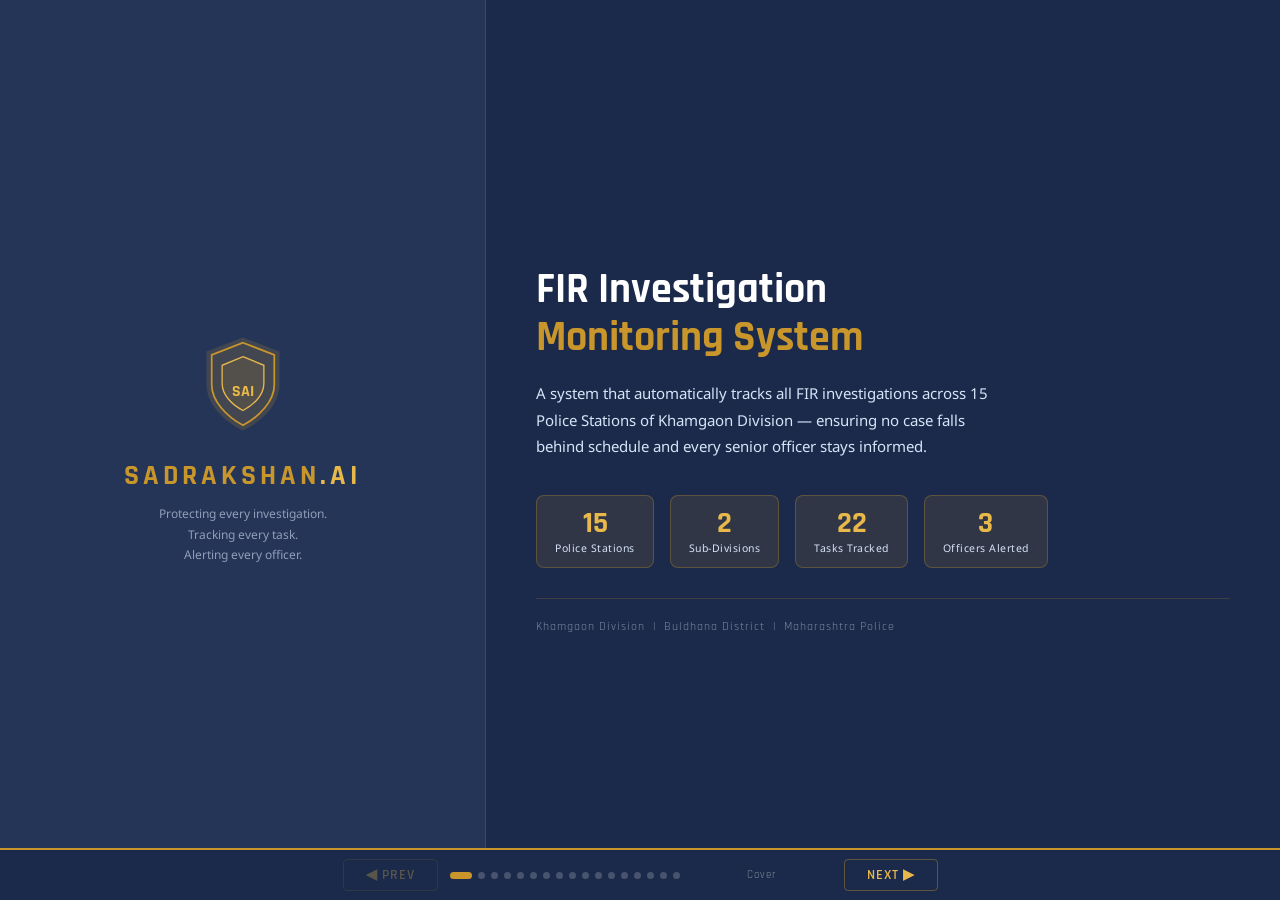
<file: SadrakshanAI_SDPO_Review_Presentation.html>
<!DOCTYPE html>
<html lang="en">
<head>
<meta charset="UTF-8"/>
<meta name="viewport" content="width=device-width, initial-scale=1.0"/>
<title>Sadrakshan.AI — FIR Investigation Monitoring System</title>
<style>
@import url('https://fonts.googleapis.com/css2?family=Rajdhani:wght@400;500;600;700&family=Noto+Sans:wght@400;500;600&display=swap');

:root {
  --navy:      #1B2A4A;
  --navy2:     #243558;
  --gold:      #C9962C;
  --gold2:     #E8B84B;
  --white:     #FFFFFF;
  --off:       #F4F6FA;
  --lblue:     #D6E4F7;
  --mblue:     #4A7EC7;
  --teal:      #0F7B6C;
  --teal2:     #E0F5F1;
  --green:     #1A7A4A;
  --green2:    #E0F5EC;
  --amber:     #B85C00;
  --amber2:    #FFF3E0;
  --red:       #B91C1C;
  --red2:      #FEE2E2;
  --gray:      #64748B;
  --border:    #CBD5E1;
  --arrow:     #94A3B8;
}

* { box-sizing: border-box; margin: 0; padding: 0; }

body {
  font-family: 'Noto Sans', sans-serif;
  background: #0d1b2e;
  color: var(--navy);
  overflow: hidden;
  height: 100vh;
  width: 100vw;
}

/* ── Slide container ── */
.deck {
  width: 100vw;
  height: 100vh;
  position: relative;
  overflow: hidden;
}

.slide {
  position: absolute;
  inset: 0;
  display: flex;
  flex-direction: column;
  background: var(--off);
  opacity: 0;
  pointer-events: none;
  transition: opacity 0.45s ease, transform 0.45s ease;
  transform: translateX(60px);
  overflow-y: auto;
}
.slide.active {
  opacity: 1;
  pointer-events: all;
  transform: translateX(0);
}
.slide.exit {
  opacity: 0;
  transform: translateX(-60px);
}

/* ── Nav bar ── */
.nav {
  position: fixed;
  bottom: 0; left: 0; right: 0;
  height: 52px;
  background: var(--navy);
  display: flex;
  align-items: center;
  justify-content: center;
  gap: 12px;
  z-index: 100;
  border-top: 2px solid var(--gold);
}
.nav button {
  background: none;
  border: 1.5px solid rgba(201,150,44,0.4);
  color: var(--gold2);
  font-family: 'Rajdhani', sans-serif;
  font-size: 14px;
  font-weight: 600;
  padding: 6px 22px;
  border-radius: 4px;
  cursor: pointer;
  letter-spacing: 1px;
  transition: all 0.2s;
}
.nav button:hover { background: rgba(201,150,44,0.15); border-color: var(--gold); }
.nav button:disabled { opacity: 0.3; cursor: default; }
.nav .dots {
  display: flex; gap: 6px; align-items: center;
}
.nav .dot {
  width: 7px; height: 7px;
  border-radius: 50%;
  background: rgba(255,255,255,0.2);
  cursor: pointer;
  transition: all 0.2s;
}
.nav .dot.on { background: var(--gold); width: 22px; border-radius: 4px; }
.nav .slide-label {
  color: rgba(255,255,255,0.45);
  font-size: 11px;
  font-family: 'Rajdhani', sans-serif;
  letter-spacing: 1px;
  min-width: 140px;
  text-align: center;
}

/* ── Slide header ── */
.slide-header {
  background: var(--navy);
  padding: 14px 32px 14px 20px;
  display: flex;
  align-items: center;
  gap: 14px;
  flex-shrink: 0;
  border-bottom: 3px solid var(--gold);
}
.slide-header .step-badge {
  background: var(--gold);
  color: var(--navy);
  font-family: 'Rajdhani', sans-serif;
  font-size: 11px;
  font-weight: 700;
  padding: 3px 10px;
  border-radius: 3px;
  letter-spacing: 1.5px;
  white-space: nowrap;
  flex-shrink: 0;
}
.slide-header h1 {
  font-family: 'Rajdhani', sans-serif;
  font-size: 22px;
  font-weight: 700;
  color: #fff;
  letter-spacing: 0.5px;
}

/* ── Content area ── */
.content {
  flex: 1;
  padding: 28px 36px 70px;
  overflow-y: auto;
}

/* ── Flow node ── */
.flow-node {
  border-radius: 10px;
  padding: 14px 20px;
  position: relative;
  margin-bottom: 0;
}
.flow-node .node-title {
  font-family: 'Rajdhani', sans-serif;
  font-size: 16px;
  font-weight: 700;
  margin-bottom: 4px;
}
.flow-node .node-sub {
  font-size: 12.5px;
  color: var(--gray);
  line-height: 1.55;
}

/* ── Arrow ── */
.arrow-down {
  display: flex;
  justify-content: center;
  align-items: center;
  height: 36px;
  flex-shrink: 0;
}
.arrow-down svg { display: block; }

/* ── Decision diamond ── */
.diamond-wrap {
  display: flex;
  justify-content: center;
  margin: 4px 0;
}
.diamond {
  width: 140px; height: 70px;
  position: relative;
  display: flex;
  align-items: center;
  justify-content: center;
}
.diamond::before {
  content: '';
  position: absolute;
  inset: 0;
  background: var(--off);
  border: 1.5px solid var(--border);
  transform: perspective(60px) rotateX(20deg);
  clip-path: polygon(50% 0%, 100% 50%, 50% 100%, 0% 50%);
}
.diamond span {
  font-family: 'Rajdhani', sans-serif;
  font-size: 13px;
  font-weight: 700;
  color: var(--navy);
  position: relative;
  text-align: center;
  z-index: 1;
  line-height: 1.2;
}

/* ── Branch row ── */
.branch-row {
  display: flex;
  gap: 20px;
  align-items: flex-start;
}
.branch-col {
  flex: 1;
  display: flex;
  flex-direction: column;
  align-items: center;
}
.branch-label {
  font-family: 'Rajdhani', sans-serif;
  font-size: 11px;
  font-weight: 700;
  letter-spacing: 1px;
  color: var(--gray);
  margin-bottom: 6px;
}

/* ── Telegram mockup ── */
.tg-phone {
  background: #1e1e2e;
  border-radius: 16px;
  padding: 6px;
  box-shadow: 0 8px 32px rgba(0,0,0,0.25);
  width: 100%;
  max-width: 320px;
}
.tg-screen {
  background: #17212b;
  border-radius: 12px;
  overflow: hidden;
}
.tg-topbar {
  background: #232e3c;
  padding: 8px 12px;
  display: flex;
  align-items: center;
  gap: 8px;
  border-bottom: 1px solid rgba(255,255,255,0.06);
}
.tg-avatar {
  width: 28px; height: 28px;
  border-radius: 50%;
  display: flex; align-items: center; justify-content: center;
  font-family: 'Rajdhani', sans-serif;
  font-size: 11px; font-weight: 700;
  color: #fff; flex-shrink: 0;
}
.tg-botname {
  font-size: 12px; font-weight: 600; color: #fff;
  font-family: 'Rajdhani', sans-serif; letter-spacing: 0.3px;
}
.tg-body { padding: 10px 10px 8px; }
.tg-bubble {
  background: #182533;
  border-radius: 4px 12px 12px 12px;
  padding: 10px 12px;
  margin-bottom: 6px;
}
.tg-bubble p {
  font-size: 11.5px;
  line-height: 1.7;
  color: #c8d6e3;
  font-family: 'Noto Sans', sans-serif;
}
.tg-bubble p.bold { color: #fff; font-weight: 600; }
.tg-bubble p.red  { color: #ff7675; }
.tg-bubble p.green{ color: #55efc4; }
.tg-bubble p.gold { color: #f9ca24; }
.tg-bubble p.dim  { color: rgba(200,214,227,0.55); font-size: 10px; }
.tg-bubble .divider {
  border: none;
  border-top: 1px solid rgba(255,255,255,0.08);
  margin: 7px 0;
}
.tg-btn {
  background: #2b5278;
  border-radius: 8px;
  padding: 8px 12px;
  text-align: center;
  font-size: 11.5px;
  font-weight: 600;
  color: #6ab3f3;
  font-family: 'Rajdhani', sans-serif;
  letter-spacing: 0.3px;
  cursor: pointer;
  margin: 0 2px;
}

/* ── Cards ── */
.card-grid {
  display: grid;
  gap: 16px;
}
.card-grid.two { grid-template-columns: 1fr 1fr; }
.card-grid.three { grid-template-columns: 1fr 1fr 1fr; }
.card-grid.four { grid-template-columns: 1fr 1fr 1fr 1fr; }

.card {
  background: #fff;
  border-radius: 10px;
  padding: 16px 18px;
  border: 1px solid var(--border);
  box-shadow: 0 2px 8px rgba(0,0,0,0.05);
}
.card .card-icon {
  width: 36px; height: 36px;
  border-radius: 8px;
  display: flex; align-items: center; justify-content: center;
  font-size: 18px;
  margin-bottom: 10px;
}
.card h3 {
  font-family: 'Rajdhani', sans-serif;
  font-size: 15px;
  font-weight: 700;
  margin-bottom: 6px;
  color: var(--navy);
}
.card p {
  font-size: 12.5px;
  color: var(--gray);
  line-height: 1.6;
}

/* ── Step header bar (inside content) ── */
.step-bar {
  display: flex;
  align-items: center;
  gap: 12px;
  margin-bottom: 22px;
}
.step-circle {
  width: 42px; height: 42px;
  border-radius: 50%;
  display: flex; align-items: center; justify-content: center;
  font-family: 'Rajdhani', sans-serif;
  font-size: 20px; font-weight: 700;
  color: #fff; flex-shrink: 0;
}
.step-text h2 {
  font-family: 'Rajdhani', sans-serif;
  font-size: 19px; font-weight: 700; color: var(--navy);
}
.step-text p {
  font-size: 12.5px; color: var(--gray); margin-top: 2px; line-height: 1.5;
}

/* ── Tag pill ── */
.pill {
  display: inline-block;
  padding: 3px 10px;
  border-radius: 20px;
  font-size: 11px;
  font-weight: 600;
  font-family: 'Rajdhani', sans-serif;
  letter-spacing: 0.5px;
}

/* ── Table mock ── */
.mock-table {
  background: #fff;
  border-radius: 10px;
  overflow: hidden;
  border: 1px solid var(--border);
  box-shadow: 0 2px 12px rgba(0,0,0,0.07);
  font-size: 12px;
}
.mock-table .t-head {
  display: grid;
  background: var(--navy);
  padding: 9px 14px;
  gap: 8px;
  color: rgba(255,255,255,0.85);
  font-family: 'Rajdhani', sans-serif;
  font-size: 11px;
  font-weight: 700;
  letter-spacing: 0.8px;
}
.mock-table .t-row {
  display: grid;
  padding: 8px 14px;
  gap: 8px;
  align-items: center;
  border-bottom: 1px solid #f1f5f9;
  color: var(--gray);
  font-size: 11.5px;
}
.mock-table .t-row:nth-child(odd) { background: #f8fafd; }
.mock-table .t-row:last-child { border-bottom: none; }

/* ── Note box ── */
.note {
  background: var(--amber2);
  border-left: 4px solid var(--amber);
  border-radius: 0 8px 8px 0;
  padding: 10px 14px;
  font-size: 12.5px;
  color: var(--amber);
  line-height: 1.6;
}
.note.green { background: var(--teal2); border-left-color: var(--teal); color: var(--teal); }
.note.red   { background: var(--red2);  border-left-color: var(--red);  color: var(--red);  }

/* ── Title slide ── */
.title-slide {
  background: var(--navy) !important;
  display: flex !important;
  flex-direction: row !important;
  overflow: hidden !important;
}
.title-left {
  width: 38%;
  background: var(--navy2);
  display: flex;
  flex-direction: column;
  align-items: center;
  justify-content: center;
  padding: 40px;
  border-right: 1px solid rgba(201,150,44,0.2);
  flex-shrink: 0;
}
.title-left .shield {
  width: 100px; height: 100px;
  margin-bottom: 24px;
}
.title-wordmark {
  font-family: 'Rajdhani', sans-serif;
  font-size: 28px;
  font-weight: 700;
  color: var(--gold);
  letter-spacing: 4px;
  text-align: center;
}
.title-wordmark span { color: var(--gold2); }
.title-tagline {
  font-size: 12px;
  color: rgba(214,228,247,0.6);
  text-align: center;
  margin-top: 10px;
  line-height: 1.7;
  font-family: 'Noto Sans', sans-serif;
}
.title-right {
  flex: 1;
  padding: 60px 50px;
  display: flex;
  flex-direction: column;
  justify-content: center;
}
.title-right h1 {
  font-family: 'Rajdhani', sans-serif;
  font-size: 42px;
  font-weight: 700;
  color: #fff;
  line-height: 1.15;
  margin-bottom: 18px;
}
.title-right h1 span { color: var(--gold); }
.title-right .subtitle {
  font-size: 15px;
  color: var(--lblue);
  line-height: 1.75;
  margin-bottom: 36px;
  max-width: 460px;
}
.stat-row {
  display: flex;
  gap: 16px;
}
.stat-box {
  background: rgba(201,150,44,0.12);
  border: 1px solid rgba(201,150,44,0.3);
  border-radius: 8px;
  padding: 12px 18px;
  text-align: center;
}
.stat-box .num {
  font-family: 'Rajdhani', sans-serif;
  font-size: 30px; font-weight: 700; color: var(--gold2);
  line-height: 1;
}
.stat-box .lbl {
  font-size: 10.5px; color: var(--lblue); margin-top: 3px; letter-spacing: 0.5px;
}
.title-bottom {
  margin-top: 30px;
  padding-top: 20px;
  border-top: 1px solid rgba(201,150,44,0.2);
  font-size: 12px;
  color: rgba(214,228,247,0.5);
  font-family: 'Rajdhani', sans-serif;
  letter-spacing: 1px;
}

/* ── Section title slide ── */
.section-slide {
  background: var(--navy) !important;
  align-items: center !important;
  justify-content: center !important;
}
.section-num {
  font-family: 'Rajdhani', sans-serif;
  font-size: 100px;
  font-weight: 700;
  color: rgba(201,150,44,0.15);
  line-height: 1;
  text-align: center;
}
.section-title {
  font-family: 'Rajdhani', sans-serif;
  font-size: 36px;
  font-weight: 700;
  color: #fff;
  text-align: center;
  margin-top: -20px;
  margin-bottom: 12px;
}
.section-subtitle {
  font-size: 15px;
  color: rgba(214,228,247,0.6);
  text-align: center;
  max-width: 480px;
}
.section-icon {
  font-size: 48px;
  margin-bottom: 16px;
  text-align: center;
}

/* ── Inline SVG flowchart elements ── */
.fc-wrap { width: 100%; overflow-x: auto; }

/* ── Two col layout ── */
.two-col { display: grid; grid-template-columns: 1fr 1fr; gap: 28px; align-items: start; }
.three-col { display: grid; grid-template-columns: 1fr 1fr 1fr; gap: 20px; align-items: start; }

/* ── Task checklist ── */
.task-grid {
  display: grid;
  grid-template-columns: 1fr 1fr;
  gap: 6px;
}
.task-row {
  display: flex;
  align-items: center;
  gap: 8px;
  padding: 7px 10px;
  border-radius: 6px;
  font-size: 12px;
}
.task-row .dot {
  width: 18px; height: 18px;
  border-radius: 50%;
  display: flex; align-items: center; justify-content: center;
  font-size: 9px; font-weight: 700; color: #fff;
  flex-shrink: 0;
}

/* ── Who gets what table ── */
.who-grid {
  display: grid;
  grid-template-columns: 1fr 1fr;
  gap: 16px;
}
.who-card {
  background: #fff;
  border-radius: 10px;
  overflow: hidden;
  border: 1px solid var(--border);
}
.who-card .wc-head {
  padding: 10px 16px;
  font-family: 'Rajdhani', sans-serif;
  font-size: 15px;
  font-weight: 700;
  color: #fff;
  display: flex;
  align-items: center;
  gap: 8px;
}
.who-card .wc-body { padding: 12px 16px; }
.who-card .wc-when {
  font-size: 11px;
  font-weight: 600;
  color: var(--gray);
  margin-bottom: 8px;
  font-family: 'Rajdhani', sans-serif;
  letter-spacing: 0.5px;
}
.who-card ul { padding-left: 0; list-style: none; }
.who-card li {
  font-size: 12px;
  color: var(--gray);
  padding: 3px 0;
  padding-left: 14px;
  position: relative;
  line-height: 1.5;
}
.who-card li::before {
  content: '›';
  position: absolute; left: 0;
  font-weight: 700;
  color: var(--mblue);
}

/* ── Gold line separator ── */
.gold-line { height: 2px; background: var(--gold); border-radius: 2px; margin: 16px 0; }

/* ── Scrollable SVG slide ── */
.svg-scroll-slide { overflow-y: auto !important; }
.svg-scroll-slide .content { padding-bottom: 80px; }

/* ── Flow connector line ── */
.fc-connector {
  display: flex;
  flex-direction: column;
  align-items: center;
}
.fc-connector .line {
  width: 2px;
  background: var(--border);
  flex: 1;
  min-height: 16px;
}
.fc-connector .arrowhead {
  width: 0; height: 0;
  border-left: 6px solid transparent;
  border-right: 6px solid transparent;
  border-top: 8px solid var(--border);
}

/* Blue node */
.n-blue { background: #e6f1fb; border: 1px solid #4a7ec7; }
.n-blue .node-title { color: #0c447c; }
/* Teal node */
.n-teal { background: #e0f5f1; border: 1px solid #0f7b6c; }
.n-teal .node-title { color: #085041; }
/* Amber node */
.n-amber { background: #fff3e0; border: 1px solid #b85c00; }
.n-amber .node-title { color: #633806; }
/* Coral node */
.n-coral { background: #faece7; border: 1px solid #d85a30; }
.n-coral .node-title { color: #712b13; }
/* Green node */
.n-green { background: #eaf3de; border: 1px solid #3b6d11; }
.n-green .node-title { color: #173404; }
/* Red node */
.n-red { background: #fcebeb; border: 1px solid #a32d2d; }
.n-red .node-title { color: #501313; }
/* Gray node */
.n-gray { background: #f1efe8; border: 1px solid #5f5e5a; }
.n-gray .node-title { color: #2c2c2a; }
/* Navy node */
.n-navy { background: var(--navy); border: 1px solid var(--navy2); }
.n-navy .node-title { color: #fff; }
.n-navy .node-sub { color: var(--lblue); }

/* Final summary slide */
.summary-slide { background: var(--navy) !important; }
.summary-slide .content { background: var(--navy); color: #fff; }

</style>
</head>
<body>

<div class="deck" id="deck">

<!-- ══════════════════════════════════════════════ -->
<!-- SLIDE 0 — TITLE -->
<!-- ══════════════════════════════════════════════ -->
<div class="slide active title-slide" id="s0">
  <div class="title-left">
    <svg class="shield" viewBox="0 0 100 115" fill="none" xmlns="http://www.w3.org/2000/svg">
      <path d="M50 4 L92 20 L92 58 C92 80 73 100 50 111 C27 100 8 80 8 58 L8 20 Z" fill="#C9962C" opacity="0.18"/>
      <path d="M50 10 L86 24 L86 58 C86 77 69 95 50 105 C31 95 14 77 14 58 L14 24 Z" fill="none" stroke="#C9962C" stroke-width="2"/>
      <path d="M50 26 L74 36 L74 57 C74 70 63 81 50 88 C37 81 26 70 26 57 L26 36 Z" fill="rgba(201,150,44,0.12)" stroke="#E8B84B" stroke-width="1.5"/>
      <text x="50" y="66" text-anchor="middle" dominant-baseline="central" font-family="Rajdhani,sans-serif" font-size="18" font-weight="700" fill="#E8B84B">SAI</text>
    </svg>
    <div class="title-wordmark">SADRAKSHAN<span>.AI</span></div>
    <div class="title-tagline">Protecting every investigation.<br>Tracking every task.<br>Alerting every officer.</div>
  </div>
  <div class="title-right">
    <h1>FIR Investigation<br><span>Monitoring System</span></h1>
    <p class="subtitle">A system that automatically tracks all FIR investigations across 15 Police Stations of Khamgaon Division — ensuring no case falls behind schedule and every senior officer stays informed.</p>
    <div class="stat-row">
      <div class="stat-box"><div class="num">15</div><div class="lbl">Police Stations</div></div>
      <div class="stat-box"><div class="num">2</div><div class="lbl">Sub-Divisions</div></div>
      <div class="stat-box"><div class="num">22</div><div class="lbl">Tasks Tracked</div></div>
      <div class="stat-box"><div class="num">3</div><div class="lbl">Officers Alerted</div></div>
    </div>
    <div class="title-bottom">Khamgaon Division &nbsp;|&nbsp; Buldhana District &nbsp;|&nbsp; Maharashtra Police</div>
  </div>
</div>

<!-- ══════════════════════════════════════════════ -->
<!-- SLIDE 1 — THE PROBLEM -->
<!-- ══════════════════════════════════════════════ -->
<div class="slide" id="s1">
  <div class="slide-header">
    <div class="step-badge">BACKGROUND</div>
    <h1>The Problem This System Solves</h1>
  </div>
  <div class="content">
    <div class="card-grid two" style="margin-bottom:20px">
      <div class="card" style="border-left:4px solid var(--red)">
        <div class="card-icon" style="background:var(--red2)">🚫</div>
        <h3>No real-time visibility</h3>
        <p>Officers at division level had no way to know which FIR investigation was running behind — unless they physically checked registers at each station.</p>
      </div>
      <div class="card" style="border-left:4px solid var(--red)">
        <div class="card-icon" style="background:var(--red2)">📋</div>
        <h3>Manual follow-up was unreliable</h3>
        <p>Reminders to IOs were verbal or on paper. There was no guarantee an IO was alerted at Day 14 or Day 28 of investigation.</p>
      </div>
      <div class="card" style="border-left:4px solid var(--amber)">
        <div class="card-icon" style="background:var(--amber2)">🔒</div>
        <h3>No accountability trail</h3>
        <p>When a task was marked done, there was no record of who updated it, when, and at what stage — making reviews difficult.</p>
      </div>
      <div class="card" style="border-left:4px solid var(--amber)">
        <div class="card-icon" style="background:var(--amber2)">📊</div>
        <h3>Senior officers had no live picture</h3>
        <p>The Addl. SP and SDPO had to rely on verbal reports during meetings. No live status of all 15 PS investigations was available.</p>
      </div>
    </div>
    <div class="note green" style="font-size:13.5px; font-weight:500; color:var(--teal)">
      ✅ &nbsp;Sadrakshan.AI was built to solve all four of these gaps — automatically, reliably, without adding extra work for any field officer.
    </div>
  </div>
</div>

<!-- ══════════════════════════════════════════════ -->
<!-- SLIDE 2 — SYSTEM OVERVIEW FLOWCHART -->
<!-- ══════════════════════════════════════════════ -->
<div class="slide" id="s2">
  <div class="slide-header">
    <div class="step-badge">OVERVIEW</div>
    <h1>How the System Works — End to End</h1>
  </div>
  <div class="content">
    <p style="color:var(--gray);font-size:13px;margin-bottom:24px">From the moment a FIR is registered to the final review — here is the complete journey.</p>

    <div class="fc-wrap">
      <svg width="100%" viewBox="0 0 760 620" xmlns="http://www.w3.org/2000/svg" font-family="'Noto Sans',sans-serif">
        <defs>
          <marker id="arr" viewBox="0 0 10 10" refX="8" refY="5" markerWidth="6" markerHeight="6" orient="auto">
            <path d="M2 1L8 5L2 9" fill="none" stroke="#94A3B8" stroke-width="1.5" stroke-linecap="round" stroke-linejoin="round"/>
          </marker>
          <marker id="arr-gold" viewBox="0 0 10 10" refX="8" refY="5" markerWidth="6" markerHeight="6" orient="auto">
            <path d="M2 1L8 5L2 9" fill="none" stroke="#C9962C" stroke-width="1.5" stroke-linecap="round" stroke-linejoin="round"/>
          </marker>
        </defs>

        <!-- Step 1 -->
        <rect x="260" y="10" width="240" height="56" rx="8" fill="#e6f1fb" stroke="#4a7ec7" stroke-width="1"/>
        <text x="380" y="33" text-anchor="middle" font-size="13" font-weight="700" fill="#0c447c">Step 1 — FIR Registered</text>
        <text x="380" y="52" text-anchor="middle" font-size="11" fill="#4a7ec7">Data entered into Master Register</text>

        <line x1="380" y1="66" x2="380" y2="100" stroke="#94A3B8" stroke-width="1.5" marker-end="url(#arr)"/>

        <!-- Step 2 -->
        <rect x="230" y="100" width="300" height="56" rx="8" fill="#e0f5f1" stroke="#0f7b6c" stroke-width="1"/>
        <text x="380" y="123" text-anchor="middle" font-size="13" font-weight="700" fill="#085041">Step 2 — Automatic Day Countdown</text>
        <text x="380" y="142" text-anchor="middle" font-size="11" fill="#0f7b6c">System calculates investigation days daily</text>

        <line x1="380" y1="156" x2="380" y2="190" stroke="#94A3B8" stroke-width="1.5" marker-end="url(#arr)"/>

        <!-- Decision: Day 14 or 28? -->
        <polygon points="380,190 480,230 380,270 280,230" fill="#fff3e0" stroke="#b85c00" stroke-width="1"/>
        <text x="380" y="225" text-anchor="middle" font-size="12" font-weight="700" fill="#633806">Day 14 or</text>
        <text x="380" y="242" text-anchor="middle" font-size="12" font-weight="700" fill="#633806">Day 28?</text>

        <!-- Yes path down -->
        <line x1="380" y1="270" x2="380" y2="304" stroke="#C9962C" stroke-width="1.5" marker-end="url(#arr-gold)"/>
        <text x="390" y="290" font-size="10" fill="#b85c00" font-weight="600">YES</text>

        <!-- No path right -->
        <line x1="480" y1="230" x2="580" y2="230" stroke="#94A3B8" stroke-width="1.5" marker-end="url(#arr)"/>
        <text x="520" y="222" text-anchor="middle" font-size="10" fill="#64748B" font-weight="600">NO</text>
        <rect x="580" y="210" width="140" height="40" rx="8" fill="#f1efe8" stroke="#5f5e5a" stroke-width="1"/>
        <text x="650" y="234" text-anchor="middle" font-size="11" fill="#2c2c2a">Case continues</text>

        <!-- Step 3 -->
        <rect x="230" y="304" width="300" height="56" rx="8" fill="#faeeda" stroke="#ba7517" stroke-width="1"/>
        <text x="380" y="327" text-anchor="middle" font-size="13" font-weight="700" fill="#412402">Step 3 — Alert sent to SDPO</text>
        <text x="380" y="346" text-anchor="middle" font-size="11" fill="#854f0b">FIR details + pre-filled review form link</text>

        <line x1="380" y1="360" x2="380" y2="394" stroke="#94A3B8" stroke-width="1.5" marker-end="url(#arr)"/>

        <!-- Step 4 -->
        <rect x="230" y="394" width="300" height="56" rx="8" fill="#eaf3de" stroke="#3b6d11" stroke-width="1"/>
        <text x="380" y="417" text-anchor="middle" font-size="13" font-weight="700" fill="#173404">Step 4 — SDPO reviews 22 tasks</text>
        <text x="380" y="436" text-anchor="middle" font-size="11" fill="#3b6d11">Marks each task Completed or Pending</text>

        <line x1="380" y1="450" x2="380" y2="484" stroke="#94A3B8" stroke-width="1.5" marker-end="url(#arr)"/>

        <!-- Step 5 -->
        <rect x="230" y="484" width="300" height="56" rx="8" fill="#faece7" stroke="#d85a30" stroke-width="1"/>
        <text x="380" y="507" text-anchor="middle" font-size="13" font-weight="700" fill="#712b13">Step 5 — PSO instantly notified</text>
        <text x="380" y="526" text-anchor="middle" font-size="11" fill="#d85a30">Pending task list sent to Police Station</text>

        <!-- Left branch: Day 28 extra -->
        <line x1="280" y1="230" x2="130" y2="230" stroke="#94A3B8" stroke-width="1" stroke-dasharray="4 3"/>
        <text x="200" y="222" text-anchor="middle" font-size="10" fill="#64748B" font-weight="600">Day 28</text>
        <rect x="30" y="210" width="100" height="40" rx="8" fill="#fcebeb" stroke="#a32d2d" stroke-width="1"/>
        <text x="80" y="228" text-anchor="middle" font-size="10" fill="#501313">Day 14 data</text>
        <text x="80" y="242" text-anchor="middle" font-size="10" fill="#501313">pre-loaded</text>
        <line x1="80" y1="250" x2="80" y2="512" stroke="#94A3B8" stroke-width="1" stroke-dasharray="4 3"/>
        <line x1="80" y1="512" x2="228" y2="512" stroke="#94A3B8" stroke-width="1" stroke-dasharray="4 3" marker-end="url(#arr)"/>

        <!-- Right branch: Daily summary -->
        <line x1="530" y1="512" x2="600" y2="512" stroke="#94A3B8" stroke-width="1.5" marker-end="url(#arr)"/>
        <rect x="600" y="484" width="145" height="56" rx="8" fill="#1b2a4a" stroke="#243558" stroke-width="1"/>
        <text x="672" y="507" text-anchor="middle" font-size="11" font-weight="700" fill="#fff">Step 6 — Addl. SP</text>
        <text x="672" y="526" text-anchor="middle" font-size="10" fill="#d6e4f7">Daily 8 PM summary</text>
      </svg>
    </div>

    <div style="display:flex;gap:12px;margin-top:16px;flex-wrap:wrap">
      <span class="pill" style="background:#e6f1fb;color:#0c447c">SDPO — Reviews &amp; Marks Tasks</span>
      <span class="pill" style="background:#e0f5f1;color:#085041">PSO — Gets Task Instructions</span>
      <span class="pill" style="background:#faeeda;color:#412402">IO — Accountable for Completion</span>
      <span class="pill" style="background:#f4f0ff;color:#3c3489">Addl. SP — Gets Daily Summary</span>
    </div>
  </div>
</div>
      <defs>
        <!-- Arrow marker - dark -->
        <marker id="ov-arr" viewBox="0 0 12 12" refX="10" refY="6" markerWidth="8" markerHeight="8" orient="auto">
          <path d="M2 2L10 6L2 10" fill="none" stroke="#475569" stroke-width="1.8" stroke-linecap="round" stroke-linejoin="round"/>
        </marker>
        <!-- Arrow marker - gold (YES path) -->
        <marker id="ov-arr-gold" viewBox="0 0 12 12" refX="10" refY="6" markerWidth="8" markerHeight="8" orient="auto">
          <path d="M2 2L10 6L2 10" fill="none" stroke="#C9962C" stroke-width="1.8" stroke-linecap="round" stroke-linejoin="round"/>
        </marker>
        <!-- Drop shadow filter -->
        <filter id="card-shadow" x="-8%" y="-8%" width="116%" height="116%">
          <feDropShadow dx="0" dy="2" stdDeviation="4" flood-color="#1B2A4A" flood-opacity="0.12"/>
        </filter>
      </defs>

      <!-- ══ ROW LABELS ══ -->
      <text x="18" y="138" font-size="9" font-weight="700" fill="#94A3B8" letter-spacing="1.5" text-anchor="middle" transform="rotate(-90,18,138)">TRIGGER</text>
      <text x="18" y="370" font-size="9" font-weight="700" fill="#94A3B8" letter-spacing="1.5" text-anchor="middle" transform="rotate(-90,18,370)">ACTION</text>

      <!-- ══ DIVIDER LINE between rows ══ -->
      <line x1="36" y1="248" x2="880" y2="248" stroke="#CBD5E1" stroke-width="1" stroke-dasharray="6 4"/>

      <!-- ══════════ ROW 1: Steps 1 → 2 → Decision → No ══════════ -->

      <!-- STEP 1 box -->
      <g filter="url(#card-shadow)">
        <rect x="40" y="78" width="155" height="90" rx="12" fill="#EFF6FF" stroke="#3B82F6" stroke-width="1.5"/>
      </g>
      <!-- Step number pill -->
      <rect x="52" y="86" width="44" height="20" rx="10" fill="#3B82F6"/>
      <text x="74" y="100" text-anchor="middle" dominant-baseline="central" font-size="10" font-weight="700" fill="#fff">STEP 1</text>
      <text x="117" y="97" font-size="11" font-weight="700" fill="#1E40AF">FIR Registered</text>
      <line x1="52" y1="114" x2="183" y2="114" stroke="#BFDBFE" stroke-width="1"/>
      <text x="117" y="128" text-anchor="middle" font-size="10" fill="#3B82F6">FIR data entered into</text>
      <text x="117" y="142" text-anchor="middle" font-size="10" fill="#3B82F6">Master Register</text>
      <text x="117" y="158" text-anchor="middle" font-size="10" fill="#60A5FA">by PS staff</text>

      <!-- Arrow 1→2 -->
      <line x1="195" y1="123" x2="232" y2="123" stroke="#475569" stroke-width="1.8" marker-end="url(#ov-arr)"/>

      <!-- STEP 2 box -->
      <g filter="url(#card-shadow)">
        <rect x="233" y="78" width="155" height="90" rx="12" fill="#F0FDF4" stroke="#16A34A" stroke-width="1.5"/>
      </g>
      <rect x="245" y="86" width="44" height="20" rx="10" fill="#16A34A"/>
      <text x="267" y="100" text-anchor="middle" dominant-baseline="central" font-size="10" font-weight="700" fill="#fff">STEP 2</text>
      <text x="310" y="97" font-size="11" font-weight="700" fill="#14532D">Auto Countdown</text>
      <line x1="245" y1="114" x2="376" y2="114" stroke="#BBF7D0" stroke-width="1"/>
      <text x="310" y="128" text-anchor="middle" font-size="10" fill="#16A34A">System calculates</text>
      <text x="310" y="142" text-anchor="middle" font-size="10" fill="#16A34A">investigation days</text>
      <text x="310" y="158" text-anchor="middle" font-size="10" fill="#4ADE80">every morning</text>

      <!-- Arrow 2→Diamond -->
      <line x1="388" y1="123" x2="420" y2="123" stroke="#475569" stroke-width="1.8" marker-end="url(#ov-arr)"/>

      <!-- DECISION DIAMOND -->
      <g filter="url(#card-shadow)">
        <polygon points="490,75 560,123 490,171 420,123" fill="#FFFBEB" stroke="#D97706" stroke-width="2"/>
      </g>
      <text x="490" y="112" text-anchor="middle" font-size="12" font-weight="700" fill="#92400E">Day 14</text>
      <text x="490" y="128" text-anchor="middle" font-size="12" font-weight="700" fill="#92400E">or 28?</text>
      <text x="490" y="146" text-anchor="middle" font-size="10" fill="#B45309">reached?</text>

      <!-- NO → Case continues -->
      <line x1="560" y1="123" x2="600" y2="123" stroke="#94A3B8" stroke-width="1.5" marker-end="url(#ov-arr)"/>
      <text x="580" y="114" text-anchor="middle" font-size="10" font-weight="700" fill="#94A3B8">NO</text>
      <g filter="url(#card-shadow)">
        <rect x="601" y="96" width="140" height="54" rx="10" fill="#F8FAFC" stroke="#CBD5E1" stroke-width="1.5"/>
      </g>
      <text x="671" y="117" text-anchor="middle" font-size="11" font-weight="600" fill="#475569">Case continues</text>
      <text x="671" y="133" text-anchor="middle" font-size="10" fill="#94A3B8">Monitoring active</text>
      <text x="671" y="147" text-anchor="middle" font-size="9" fill="#CBD5E1">Next check tomorrow</text>

      <!-- Day 28 note -->
      <rect x="762" y="62" width="122" height="42" rx="8" fill="#FFF1F2" stroke="#F43F5E" stroke-width="1.2" stroke-dasharray="5 3"/>
      <text x="823" y="79" text-anchor="middle" font-size="9" font-weight="700" fill="#BE123C">Day 28 alert:</text>
      <text x="823" y="95" text-anchor="middle" font-size="9" fill="#E11D48">Day 14 data pre-loaded</text>
      <!-- dashed connector from diamond to note -->
      <path d="M490 75 Q490 42 762 42 L823 42 L823 62" fill="none" stroke="#F43F5E" stroke-width="1" stroke-dasharray="4 3"/>

      <!-- YES arrow going DOWN -->
      <line x1="490" y1="171" x2="490" y2="215" stroke="#C9962C" stroke-width="2" marker-end="url(#ov-arr-gold)"/>
      <rect x="458" y="183" width="36" height="18" rx="9" fill="#C9962C"/>
      <text x="476" y="192" text-anchor="middle" dominant-baseline="central" font-size="9" font-weight="700" fill="#fff">YES</text>

      <!-- ══ CONNECTOR: YES drops to row 2 ══ -->
      <!-- Horizontal guide line at y=230 connecting diamond-drop to Step 3 -->
      <line x1="490" y1="215" x2="490" y2="230" stroke="#C9962C" stroke-width="1.5" stroke-dasharray="4 3"/>
      <line x1="113" y1="230" x2="490" y2="230" stroke="#C9962C" stroke-width="1.5" stroke-dasharray="4 3"/>
      <line x1="113" y1="230" x2="113" y2="268" stroke="#C9962C" stroke-width="2" marker-end="url(#ov-arr-gold)"/>

      <!-- ══════════ ROW 2: Steps 3 → 4 → 5 → 6 ══════════ -->

      <!-- STEP 3 box -->
      <g filter="url(#card-shadow)">
        <rect x="40" y="269" width="148" height="100" rx="12" fill="#FFFBEB" stroke="#D97706" stroke-width="1.5"/>
      </g>
      <rect x="52" y="277" width="44" height="20" rx="10" fill="#D97706"/>
      <text x="74" y="291" text-anchor="middle" dominant-baseline="central" font-size="10" font-weight="700" fill="#fff">STEP 3</text>
      <text x="114" y="288" font-size="11" font-weight="700" fill="#92400E">SDPO Alerted</text>
      <line x1="52" y1="306" x2="176" y2="306" stroke="#FDE68A" stroke-width="1"/>
      <text x="114" y="319" text-anchor="middle" font-size="10" fill="#B45309">FIR details sent to</text>
      <text x="114" y="333" text-anchor="middle" font-size="10" fill="#B45309">SDPO's mobile</text>
      <text x="114" y="347" text-anchor="middle" font-size="10" fill="#D97706">Pre-filled form attached</text>
      <text x="114" y="361" text-anchor="middle" font-size="10" fill="#D97706">→ tap once to review</text>

      <!-- Arrow 3→4 -->
      <line x1="188" y1="319" x2="218" y2="319" stroke="#475569" stroke-width="1.8" marker-end="url(#ov-arr)"/>

      <!-- STEP 4 box -->
      <g filter="url(#card-shadow)">
        <rect x="219" y="269" width="148" height="100" rx="12" fill="#F0FDF4" stroke="#16A34A" stroke-width="1.5"/>
      </g>
      <rect x="231" y="277" width="44" height="20" rx="10" fill="#16A34A"/>
      <text x="253" y="291" text-anchor="middle" dominant-baseline="central" font-size="10" font-weight="700" fill="#fff">STEP 4</text>
      <text x="293" y="288" font-size="11" font-weight="700" fill="#14532D">SDPO Reviews</text>
      <line x1="231" y1="306" x2="355" y2="306" stroke="#BBF7D0" stroke-width="1"/>
      <text x="293" y="319" text-anchor="middle" font-size="10" fill="#16A34A">Opens form, marks</text>
      <text x="293" y="333" text-anchor="middle" font-size="10" fill="#16A34A">all 22 tasks as</text>
      <text x="293" y="347" text-anchor="middle" font-size="10" fill="#15803D">✓ Completed</text>
      <text x="293" y="361" text-anchor="middle" font-size="10" fill="#DC2626">⚠ Pending</text>

      <!-- Arrow 4→5 -->
      <line x1="367" y1="319" x2="397" y2="319" stroke="#475569" stroke-width="1.8" marker-end="url(#ov-arr)"/>

      <!-- STEP 5 box -->
      <g filter="url(#card-shadow)">
        <rect x="398" y="269" width="148" height="100" rx="12" fill="#FFF7ED" stroke="#EA580C" stroke-width="1.5"/>
      </g>
      <rect x="410" y="277" width="44" height="20" rx="10" fill="#EA580C"/>
      <text x="432" y="291" text-anchor="middle" dominant-baseline="central" font-size="10" font-weight="700" fill="#fff">STEP 5</text>
      <text x="472" y="288" font-size="11" font-weight="700" fill="#7C2D12">PSO Notified</text>
      <line x1="410" y1="306" x2="534" y2="306" stroke="#FED7AA" stroke-width="1"/>
      <text x="472" y="319" text-anchor="middle" font-size="10" fill="#C2410C">Pending task list</text>
      <text x="472" y="333" text-anchor="middle" font-size="10" fill="#C2410C">sent instantly to</text>
      <text x="472" y="347" text-anchor="middle" font-size="10" fill="#EA580C">Station Incharge</text>
      <text x="472" y="361" text-anchor="middle" font-size="10" fill="#EA580C">→ act immediately</text>

      <!-- Arrow 5→6 -->
      <line x1="546" y1="319" x2="576" y2="319" stroke="#475569" stroke-width="1.8" marker-end="url(#ov-arr)"/>


<!-- ══════════════════════════════════════════════ -->
<!-- SLIDE 3 — STEP 1: DATA ENTRY -->
<!-- ══════════════════════════════════════════════ -->
<div class="slide" id="s3">
  <div class="slide-header">
    <div class="step-badge">STEP 1</div>
    <h1>FIR Data Entry in Master Register</h1>
  </div>
  <div class="content">
    <div class="two-col">
      <div>
        <div class="step-bar">
          <div class="step-circle" style="background:var(--mblue)">1</div>
          <div class="step-text">
            <h2>Where it all begins</h2>
            <p>Every FIR registered at any of the 15 Police Stations is entered into the Central Master Register at Division level.</p>
          </div>
        </div>

        <div class="gold-line"></div>
        <p style="font-size:13px;color:var(--gray);margin-bottom:14px;line-height:1.65">The system automatically calculates how many days have passed since each FIR was registered — no manual counting needed. When a case reaches Day 14 or Day 28, the system activates automatically.</p>

        <p style="font-size:12.5px;font-weight:600;color:var(--navy);margin-bottom:10px">Key fields recorded for each FIR:</p>
        <div style="display:flex;flex-direction:column;gap:5px">
          <div style="display:grid;grid-template-columns:140px 1fr;gap:8px;padding:8px 12px;background:#fff;border-radius:6px;border:1px solid var(--border);font-size:12px">
            <span style="font-weight:600;color:var(--navy)">FIR Number</span><span style="color:var(--gray)">Unique case identifier</span>
          </div>
          <div style="display:grid;grid-template-columns:140px 1fr;gap:8px;padding:8px 12px;background:#f8fafd;border-radius:6px;border:1px solid var(--border);font-size:12px">
            <span style="font-weight:600;color:var(--navy)">FIR Date</span><span style="color:var(--gray)">System counts days from this automatically</span>
          </div>
          <div style="display:grid;grid-template-columns:140px 1fr;gap:8px;padding:8px 12px;background:#fff;border-radius:6px;border:1px solid var(--border);font-size:12px">
            <span style="font-weight:600;color:var(--navy)">BNS Sections</span><span style="color:var(--gray)">Offence category</span>
          </div>
          <div style="display:grid;grid-template-columns:140px 1fr;gap:8px;padding:8px 12px;background:#f8fafd;border-radius:6px;border:1px solid var(--border);font-size:12px">
            <span style="font-weight:600;color:var(--navy)">Police Station</span><span style="color:var(--gray)">Which of the 15 PS registered the case</span>
          </div>
          <div style="display:grid;grid-template-columns:140px 1fr;gap:8px;padding:8px 12px;background:#fff;border-radius:6px;border:1px solid var(--border);font-size:12px">
            <span style="font-weight:600;color:var(--navy)">IO Name</span><span style="color:var(--gray)">Investigating Officer assigned</span>
          </div>
          <div style="display:grid;grid-template-columns:140px 1fr;gap:8px;padding:8px 12px;background:#f8fafd;border-radius:6px;border:1px solid var(--border);font-size:12px">
            <span style="font-weight:600;color:var(--navy)">Sub-Division</span><span style="color:var(--gray)">Khamgaon or Malkapur</span>
          </div>
        </div>
      </div>

      <!-- Mock master register -->
      <div>
        <p style="font-size:12px;font-weight:600;color:var(--navy);margin-bottom:10px;letter-spacing:0.3px">MASTER REGISTER — Live View</p>
        <div class="mock-table">
          <div class="t-head" style="grid-template-columns:0.6fr 0.75fr 0.8fr 1.5fr 0.7fr 0.8fr">
            <span>FIR No</span><span>Date</span><span>PS</span><span>IO Name</span><span>Days</span><span>Status</span>
          </div>
          <div class="t-row" style="grid-template-columns:0.6fr 0.75fr 0.8fr 1.5fr 0.7fr 0.8fr">
            <span>168</span><span>19-03-26</span><span>S.City</span><span style="font-size:10.5px">NPC 2188 NILESH</span>
            <span style="font-weight:700;color:var(--amber)">14</span>
            <span class="pill" style="background:var(--amber2);color:var(--amber);padding:2px 7px">Day 14</span>
          </div>
          <div class="t-row" style="grid-template-columns:0.6fr 0.75fr 0.8fr 1.5fr 0.7fr 0.8fr">
            <span>192</span><span>17-03-26</span><span>M.City</span><span style="font-size:10.5px">HC 566 RAMCHANDRA</span>
            <span style="font-weight:700;color:var(--amber)">14</span>
            <span class="pill" style="background:var(--amber2);color:var(--amber);padding:2px 7px">Day 14</span>
          </div>
          <div class="t-row" style="grid-template-columns:0.6fr 0.75fr 0.8fr 1.5fr 0.7fr 0.8fr">
            <span>57</span><span>03-03-26</span><span>Sonala</span><span style="font-size:10.5px">HC 297 VINOD</span>
            <span style="font-weight:700;color:var(--red)">28</span>
            <span class="pill" style="background:var(--red2);color:var(--red);padding:2px 7px">Day 28</span>
          </div>
          <div class="t-row" style="grid-template-columns:0.6fr 0.75fr 0.8fr 1.5fr 0.7fr 0.8fr">
            <span>50</span><span>05-03-26</span><span>M.Gramin</span><span style="font-size:10.5px">ASI 1044 ULHAS</span>
            <span style="font-weight:700;color:var(--red)">28</span>
            <span class="pill" style="background:var(--red2);color:var(--red);padding:2px 7px">Day 28</span>
          </div>
          <div class="t-row" style="grid-template-columns:0.6fr 0.75fr 0.8fr 1.5fr 0.7fr 0.8fr">
            <span>91</span><span>18-03-26</span><span>Tamgaon</span><span style="font-size:10.5px">HC 207 GADE</span>
            <span style="color:var(--teal)">7</span>
            <span class="pill" style="background:var(--teal2);color:var(--teal);padding:2px 7px">Active</span>
          </div>
          <div class="t-row" style="grid-template-columns:0.6fr 0.75fr 0.8fr 1.5fr 0.7fr 0.8fr">
            <span>194</span><span>19-03-26</span><span>M.City</span><span style="font-size:10.5px">HC 566 RAMCHANDRA</span>
            <span style="color:var(--teal)">3</span>
            <span class="pill" style="background:var(--teal2);color:var(--teal);padding:2px 7px">Active</span>
          </div>
          <div class="t-row" style="grid-template-columns:0.6fr 0.75fr 0.8fr 1.5fr 0.7fr 0.8fr">
            <span>211</span><span>17-03-26</span><span>J.Jamod</span><span style="font-size:10.5px">HC 74 MORE</span>
            <span style="font-weight:700;color:var(--amber)">14</span>
            <span class="pill" style="background:var(--amber2);color:var(--amber);padding:2px 7px">Day 14</span>
          </div>
        </div>
        <div class="note" style="margin-top:12px">
          ⚡ Day 14 and Day 28 cases are automatically flagged — the system does this daily without any manual action.
        </div>
      </div>
    </div>
  </div>
</div>

<!-- ══════════════════════════════════════════════ -->
<!-- SLIDE 4 — STEP 2 & 3: AUTO ALERT TO SDPO -->
<!-- ══════════════════════════════════════════════ -->
<div class="slide" id="s4">
  <div class="slide-header">
    <div class="step-badge">STEP 2 & 3</div>
    <h1>Auto-Detection and Alert to SDPO</h1>
  </div>
  <div class="content">
    <div class="two-col">
      <!-- Left: flow -->
      <div>
        <div class="flow-node n-teal" style="margin-bottom:8px">
          <div class="node-title">Every morning — automatic scan</div>
          <div class="node-sub">The system scans the master register and identifies every FIR where investigation has reached exactly Day 14 or Day 28.</div>
        </div>
        <div class="arrow-down"><svg width="24" height="28"><line x1="12" y1="0" x2="12" y2="20" stroke="#94A3B8" stroke-width="2"/><polygon points="6,18 12,28 18,18" fill="#94A3B8"/></svg></div>

        <div class="flow-node n-amber" style="margin-bottom:8px">
          <div class="node-title">Alert prepared automatically</div>
          <div class="node-sub">For each such FIR, the system prepares a detailed alert message with FIR number, BNS section, IO name, police station and days count.</div>
        </div>
        <div class="arrow-down"><svg width="24" height="28"><line x1="12" y1="0" x2="12" y2="20" stroke="#94A3B8" stroke-width="2"/><polygon points="6,18 12,28 18,18" fill="#94A3B8"/></svg></div>

        <div class="flow-node n-coral" style="margin-bottom:8px">
          <div class="node-title">SDPO's mobile receives the alert</div>
          <div class="node-sub">The alert is delivered to the SDPO's mobile — instantly, even if they are in the field. No human has to send this message.</div>
        </div>
        <div class="arrow-down"><svg width="24" height="28"><line x1="12" y1="0" x2="12" y2="20" stroke="#94A3B8" stroke-width="2"/><polygon points="6,18 12,28 18,18" fill="#94A3B8"/></svg></div>

        <div class="flow-node n-green" style="margin-bottom:16px">
          <div class="node-title">Pre-filled review form attached</div>
          <div class="node-sub">The alert includes a button. SDPO taps once — the review form opens with FIR details already filled in. SDPO only marks tasks.</div>
        </div>

        <div class="note green">
          ✅ &nbsp;Both Khamgaon SDPO and Malkapur SDPO receive their respective cases separately — each only sees cases from their sub-division.
        </div>
      </div>

      <!-- Right: SDPO Telegram message mock -->
      <div style="display:flex;flex-direction:column;align-items:center">
        <p style="font-size:12px;font-weight:600;color:var(--navy);margin-bottom:12px;align-self:flex-start">What SDPO sees on mobile (Day 14 alert):</p>
        <div class="tg-phone">
          <div class="tg-screen">
            <div class="tg-topbar">
              <div class="tg-avatar" style="background:#4a7ec7">SAI</div>
              <div>
                <div class="tg-botname">Sadrakshan.AI</div>
                <div style="font-size:10px;color:rgba(255,255,255,0.4)">FIR Alert System</div>
              </div>
            </div>
            <div class="tg-body">
              <div class="tg-bubble">
                <p class="bold">🚨 FIR ALERT — Investigation Day 14</p>
                <hr class="divider"/>
                <p>📌 FIR No: <strong style="color:#fff">168</strong></p>
                <p>📋 BNS: 296 BNS</p>
                <p>📅 FIR Date: 19-03-2026</p>
                <p>🏛 Police Station: S.City</p>
                <p>👮 IO Name: NPC 2188 NILESH</p>
                <p>🗂 Sub Division: Khamgaon</p>
                <p class="gold">⏱ Investigation Days: <strong>14</strong></p>
                <hr class="divider"/>
                <p class="dim">⚠️ Only authorised emails can submit.</p>
              </div>
              <div class="tg-btn">📝 Fill Review Form — Day 14</div>
            </div>
          </div>
        </div>
        <p style="font-size:11px;color:var(--gray);margin-top:10px;text-align:center">SDPO taps this button → form opens with FIR details pre-filled</p>
      </div>
    </div>
  </div>
</div>

<!-- ══════════════════════════════════════════════ -->
<!-- SLIDE 5 — STEP 4: SDPO REVIEWS 22 TASKS -->
<!-- ══════════════════════════════════════════════ -->
<div class="slide" id="s5">
  <div class="slide-header">
    <div class="step-badge">STEP 4</div>
    <h1>SDPO Reviews All 22 Mandatory Investigation Tasks</h1>
  </div>
  <div class="content">
    <p style="font-size:13px;color:var(--gray);margin-bottom:18px;line-height:1.65">The SDPO taps the button in the alert and the review form opens — with FIR details already filled in. The SDPO simply marks each of the 22 mandatory investigation tasks as <strong style="color:var(--teal)">Completed</strong> or <strong style="color:var(--red)">Pending</strong>.</p>

    <div class="task-grid" style="margin-bottom:16px">
      <!-- 22 tasks with sample statuses -->
      <div class="task-row" style="background:var(--teal2)"><div class="dot" style="background:var(--teal)">✓</div><span style="color:var(--teal)">Medical Exam of Victim</span><span class="pill" style="background:#c3f0e0;color:var(--teal);margin-left:auto">Done</span></div>
      <div class="task-row" style="background:var(--teal2)"><div class="dot" style="background:var(--teal)">✓</div><span style="color:var(--teal)">Medical Exam of Accused</span><span class="pill" style="background:#c3f0e0;color:var(--teal);margin-left:auto">Done</span></div>
      <div class="task-row" style="background:var(--red2)"><div class="dot" style="background:var(--red)">!</div><span style="color:var(--red)">FSL &amp; Dog Squad Visit</span><span class="pill" style="background:#fcc;color:var(--red);margin-left:auto">Pending</span></div>
      <div class="task-row" style="background:var(--teal2)"><div class="dot" style="background:var(--teal)">✓</div><span style="color:var(--teal)">Spot Panchanama</span><span class="pill" style="background:#c3f0e0;color:var(--teal);margin-left:auto">Done</span></div>
      <div class="task-row" style="background:var(--teal2)"><div class="dot" style="background:var(--teal)">✓</div><span style="color:var(--teal)">E-Sakshya</span><span class="pill" style="background:#c3f0e0;color:var(--teal);margin-left:auto">Done</span></div>
      <div class="task-row" style="background:var(--teal2)"><div class="dot" style="background:var(--teal)">✓</div><span style="color:var(--teal)">Seizure of Property</span><span class="pill" style="background:#c3f0e0;color:var(--teal);margin-left:auto">Done</span></div>
      <div class="task-row" style="background:var(--red2)"><div class="dot" style="background:var(--red)">!</div><span style="color:var(--red)">Muddemal sent to FSL/CA</span><span class="pill" style="background:#fcc;color:var(--red);margin-left:auto">Pending</span></div>
      <div class="task-row" style="background:var(--red2)"><div class="dot" style="background:var(--red)">!</div><span style="color:var(--red)">Weapon Query</span><span class="pill" style="background:#fcc;color:var(--red);margin-left:auto">Pending</span></div>
      <div class="task-row" style="background:var(--teal2)"><div class="dot" style="background:var(--teal)">✓</div><span style="color:var(--teal)">Injury Certificate</span><span class="pill" style="background:#c3f0e0;color:var(--teal);margin-left:auto">Done</span></div>
      <div class="task-row" style="background:var(--teal2)"><div class="dot" style="background:var(--teal)">✓</div><span style="color:var(--teal)">Arrest / Notice to Accused</span><span class="pill" style="background:#c3f0e0;color:var(--teal);margin-left:auto">Done</span></div>
      <div class="task-row" style="background:var(--teal2)"><div class="dot" style="background:var(--teal)">✓</div><span style="color:var(--teal)">Witness Statements</span><span class="pill" style="background:#c3f0e0;color:var(--teal);margin-left:auto">Done</span></div>
      <div class="task-row" style="background:var(--teal2)"><div class="dot" style="background:var(--teal)">✓</div><span style="color:var(--teal)">183 BNSS Statement</span><span class="pill" style="background:#c3f0e0;color:var(--teal);margin-left:auto">Done</span></div>
      <div class="task-row" style="background:var(--red2)"><div class="dot" style="background:var(--red)">!</div><span style="color:var(--red)">Birth Cert / Ossification</span><span class="pill" style="background:#fcc;color:var(--red);margin-left:auto">Pending</span></div>
      <div class="task-row" style="background:var(--teal2)"><div class="dot" style="background:var(--teal)">✓</div><span style="color:var(--teal)">Caste Certificate</span><span class="pill" style="background:#c3f0e0;color:var(--teal);margin-left:auto">Done</span></div>
      <div class="task-row" style="background:var(--teal2)"><div class="dot" style="background:var(--teal)">✓</div><span style="color:var(--teal)">Residential Documents</span><span class="pill" style="background:#c3f0e0;color:var(--teal);margin-left:auto">Done</span></div>
      <div class="task-row" style="background:var(--teal2)"><div class="dot" style="background:var(--teal)">✓</div><span style="color:var(--teal)">Documentary Evidence</span><span class="pill" style="background:#c3f0e0;color:var(--teal);margin-left:auto">Done</span></div>
      <div class="task-row" style="background:var(--teal2)"><div class="dot" style="background:var(--teal)">✓</div><span style="color:var(--teal)">TIP (Test ID Parade)</span><span class="pill" style="background:#c3f0e0;color:var(--teal);margin-left:auto">Done</span></div>
      <div class="task-row" style="background:var(--teal2)"><div class="dot" style="background:var(--teal)">✓</div><span style="color:var(--teal)">Handwriting Expert</span><span class="pill" style="background:#c3f0e0;color:var(--teal);margin-left:auto">Done</span></div>
      <div class="task-row" style="background:var(--red2)"><div class="dot" style="background:var(--red)">!</div><span style="color:var(--red)">CCTV Analysis</span><span class="pill" style="background:#fcc;color:var(--red);margin-left:auto">Pending</span></div>
      <div class="task-row" style="background:var(--teal2)"><div class="dot" style="background:var(--teal)">✓</div><span style="color:var(--teal)">CDR / IPDR / Tower Dump</span><span class="pill" style="background:#c3f0e0;color:var(--teal);margin-left:auto">Done</span></div>
      <div class="task-row" style="background:var(--teal2)"><div class="dot" style="background:var(--teal)">✓</div><span style="color:var(--teal)">Known Criminal Check</span><span class="pill" style="background:#c3f0e0;color:var(--teal);margin-left:auto">Done</span></div>
      <div class="task-row" style="background:var(--teal2)"><div class="dot" style="background:var(--teal)">✓</div><span style="color:var(--teal)">IRAD / DAR Form</span><span class="pill" style="background:#c3f0e0;color:var(--teal);margin-left:auto">Done</span></div>
    </div>

    <div style="display:flex;gap:12px;flex-wrap:wrap">
      <div class="note green" style="flex:1;min-width:200px">✅ &nbsp;Once a task is marked <strong>Completed</strong>, it is permanently locked — no one can alter or delete it.</div>
      <div class="note red" style="flex:1;min-width:200px">🔴 &nbsp;<strong>Pending</strong> tasks are instantly forwarded to the PSO of that Police Station with instructions to complete and report back.</div>
    </div>
  </div>
</div>

<!-- ══════════════════════════════════════════════ -->
<!-- SLIDE 6 — STEP 5: PSO RECEIVES ALERT -->
<!-- ══════════════════════════════════════════════ -->
<div class="slide" id="s6">
  <div class="slide-header">
    <div class="step-badge">STEP 5</div>
    <h1>PSO Instantly Receives Task Instructions</h1>
  </div>
  <div class="content">
    <p style="font-size:13px;color:var(--gray);margin-bottom:20px;line-height:1.65">The moment the SDPO submits the review form, the Station House Officer (PSO) of that Police Station receives an automatic alert on their mobile — no phone call or message needed from the SDPO.</p>

    <div class="two-col">
      <!-- Scenario A -->
      <div>
        <div style="background:var(--red);color:#fff;padding:8px 14px;border-radius:8px 8px 0 0;font-family:'Rajdhani',sans-serif;font-size:13px;font-weight:700">
          Scenario A — Some tasks are Pending
        </div>
        <div style="background:#fff;border:1px solid var(--border);border-top:none;border-radius:0 0 8px 8px;padding:14px;margin-bottom:12px">
          <div class="tg-phone" style="max-width:100%">
            <div class="tg-screen">
              <div class="tg-topbar">
                <div class="tg-avatar" style="background:#b91c1c">SAI</div>
                <div><div class="tg-botname">Sadrakshan.AI</div><div style="font-size:10px;color:rgba(255,255,255,0.4)">PSO Task Review</div></div>
              </div>
              <div class="tg-body">
                <div class="tg-bubble">
                  <p class="bold">🚨 SDPO TASK REVIEW — FIR 168</p>
                  <hr class="divider"/>
                  <p>🏛 Police Station: S.City</p>
                  <p>👮 IO: NPC 2188 NILESH ASHOKRAO</p>
                  <p>📅 FIR Date: 19-03-2026</p>
                  <p class="gold">⏱ Review Stage: Day 14</p>
                  <hr class="divider"/>
                  <p class="red bold">⏳ Pending Tasks (4) — Action Required:</p>
                  <p class="red">&nbsp;&nbsp;1. FSL &amp; Dog Squad Visit</p>
                  <p class="red">&nbsp;&nbsp;2. Muddemal to FSL/CA</p>
                  <p class="red">&nbsp;&nbsp;3. Weapon Query</p>
                  <p class="red">&nbsp;&nbsp;4. CCTV Analysis</p>
                  <hr class="divider"/>
                  <p class="green bold">✅ Completed (18 tasks done)</p>
                  <hr class="divider"/>
                  <p class="bold" style="color:#f9ca24">⚠️ Complete all pending tasks immediately and report back to SDPO.</p>
                  <p class="dim">— Sadrakshan.AI | Khamgaon Division</p>
                </div>
              </div>
            </div>
          </div>
        </div>
        <div class="note red">🔴 PSO must ensure IO completes all 4 pending tasks and confirms to SDPO.</div>
      </div>

      <!-- Scenario B -->
      <div>
        <div style="background:var(--teal);color:#fff;padding:8px 14px;border-radius:8px 8px 0 0;font-family:'Rajdhani',sans-serif;font-size:13px;font-weight:700">
          Scenario B — All 22 Tasks Completed
        </div>
        <div style="background:#fff;border:1px solid var(--border);border-top:none;border-radius:0 0 8px 8px;padding:14px;margin-bottom:12px">
          <div class="tg-phone" style="max-width:100%">
            <div class="tg-screen">
              <div class="tg-topbar">
                <div class="tg-avatar" style="background:#0f7b6c">SAI</div>
                <div><div class="tg-botname">Sadrakshan.AI</div><div style="font-size:10px;color:rgba(255,255,255,0.4)">PSO Task Review</div></div>
              </div>
              <div class="tg-body">
                <div class="tg-bubble">
                  <p class="bold">✅ SDPO REVIEW — FIR 194</p>
                  <hr class="divider"/>
                  <p>🏛 Police Station: M.City</p>
                  <p>👮 IO: HC 566 RAMCHANDRA</p>
                  <p>📅 FIR Date: 19-03-2026</p>
                  <p class="gold">⏱ Review Stage: Day 14</p>
                  <hr class="divider"/>
                  <p class="green bold">🎉 All 22 investigation tasks are marked Completed.</p>
                  <p class="green">Excellent work! No pending actions at this stage.</p>
                  <hr class="divider"/>
                  <p class="dim">— Sadrakshan.AI | Khamgaon Division</p>
                </div>
              </div>
            </div>
          </div>
        </div>
        <div class="note green">✅ PSO is informed — no action needed. The IO has completed all required tasks on time.</div>
      </div>
    </div>
  </div>
</div>

<!-- ══════════════════════════════════════════════ -->
<!-- SLIDE 7 — STEP 6: DAY 28 REVIEW -->
<!-- ══════════════════════════════════════════════ -->
<div class="slide" id="s7">
  <div class="slide-header">
    <div class="step-badge">STEP 6</div>
    <h1>Day 28 Review — with Full Day 14 History</h1>
  </div>
  <div class="content">
    <div class="two-col">
      <div>
        <div class="step-bar" style="margin-bottom:16px">
          <div class="step-circle" style="background:var(--red)">28</div>
          <div class="step-text">
            <h2>The most powerful feature</h2>
            <p>When Day 28 arrives, the SDPO does not need to remember what was done on Day 14. The system carries it forward automatically.</p>
          </div>
        </div>

        <div class="flow-node n-amber" style="margin-bottom:8px">
          <div class="node-title">Day 14 answers are pre-loaded</div>
          <div class="node-sub">When SDPO opens the Day 28 form, all 22 tasks from Day 14 are already visible — what was completed and what was still pending.</div>
        </div>
        <div class="arrow-down"><svg width="24" height="28"><line x1="12" y1="0" x2="12" y2="20" stroke="#94A3B8" stroke-width="2"/><polygon points="6,18 12,28 18,18" fill="#94A3B8"/></svg></div>

        <div class="flow-node n-teal" style="margin-bottom:8px">
          <div class="node-title">SDPO only updates what changed</div>
          <div class="node-sub">Tasks completed between Day 14 and Day 28 can be updated. Tasks that were done on Day 14 remain locked — no duplicate entry needed.</div>
        </div>
        <div class="arrow-down"><svg width="24" height="28"><line x1="12" y1="0" x2="12" y2="20" stroke="#94A3B8" stroke-width="2"/><polygon points="6,18 12,28 18,18" fill="#94A3B8"/></svg></div>

        <div class="flow-node n-coral" style="margin-bottom:16px">
          <div class="node-title">PSO again notified of remaining pending tasks</div>
          <div class="node-sub">If any tasks are still pending at Day 28, the PSO gets a second, stronger alert — clearly showing what the IO failed to complete since Day 14.</div>
        </div>

        <div class="note red">🔴 If tasks are still pending at Day 28, it means the IO ignored the Day 14 instruction — this creates a clear accountability record visible to the SDPO.</div>
      </div>

      <!-- Day 28 SDPO message -->
      <div style="display:flex;flex-direction:column;align-items:center">
        <p style="font-size:12px;font-weight:600;color:var(--navy);margin-bottom:12px;align-self:flex-start">SDPO receives on Day 28 (with Day 14 history):</p>
        <div class="tg-phone">
          <div class="tg-screen">
            <div class="tg-topbar">
              <div class="tg-avatar" style="background:#b91c1c">SAI</div>
              <div><div class="tg-botname">Sadrakshan.AI</div><div style="font-size:10px;color:rgba(255,255,255,0.4)">FIR Alert — Day 28</div></div>
            </div>
            <div class="tg-body">
              <div class="tg-bubble">
                <p class="bold">🚨 FIR ALERT — Investigation Day 28</p>
                <hr class="divider"/>
                <p>📌 FIR No: <strong style="color:#fff">57</strong> &nbsp;|&nbsp; 65E PROHIBITION</p>
                <p>📅 FIR Date: 03-03-2026</p>
                <p>🏛 Police Station: Sonala</p>
                <p>👮 IO: HC 297 VINOD PURUSHOTAM</p>
                <p class="red bold">⏱ Investigation Days: 28</p>
                <hr class="divider"/>
                <p class="green bold">✅ Completed on Day 14 (19 tasks):</p>
                <p class="green">&nbsp;&nbsp;Medical Exam, Spot Panchanama...</p>
                <hr class="divider"/>
                <p class="red bold">⏳ Still Pending — Update these:</p>
                <p class="red">&nbsp;&nbsp;• FSL &amp; Dog Squad Visit</p>
                <p class="red">&nbsp;&nbsp;• Weapon Query</p>
                <p class="red">&nbsp;&nbsp;• CCTV Analysis</p>
                <hr class="divider"/>
                <p class="dim">⚠️ Only authorised emails can submit.</p>
              </div>
              <div class="tg-btn">📝 Fill Day 28 Form (Day 14 pre-filled)</div>
            </div>
          </div>
        </div>
        <div class="note" style="margin-top:10px;width:100%">⚡ Day 14 answers are pre-loaded in the form — SDPO only updates what has changed since Day 14.</div>
      </div>
    </div>
  </div>
</div>

<!-- ══════════════════════════════════════════════ -->
<!-- SLIDE 8 — STEP 7: DAILY SUMMARY TO ADDL SP -->
<!-- ══════════════════════════════════════════════ -->
<div class="slide" id="s8">
  <div class="slide-header">
    <div class="step-badge">STEP 7</div>
    <h1>Daily Summary to Addl. SP at 8:00 PM</h1>
  </div>
  <div class="content">
    <p style="font-size:13px;color:var(--gray);margin-bottom:16px;line-height:1.65">Every evening at 8:00 PM, the <strong style="color:var(--navy)">Addl. SP</strong> receives a detailed station-wise compliance report showing exactly which stations and IOs have completed their entries and which have not — fully automatic, no report writing needed.</p>

    <div style="display:grid;grid-template-columns:1fr 1fr;gap:24px;align-items:start">

      <!-- LEFT: What it contains -->
      <div>
        <p style="font-size:12.5px;font-weight:600;color:var(--navy);margin-bottom:12px">What the Addl. SP sees:</p>
        <div style="display:flex;flex-direction:column;gap:8px">
          <div style="display:flex;align-items:flex-start;gap:10px;background:#fff;padding:11px;border-radius:8px;border:1px solid var(--border)">
            <div style="width:26px;height:26px;border-radius:50%;background:var(--navy);color:var(--gold2);display:flex;align-items:center;justify-content:center;font-family:'Rajdhani',sans-serif;font-size:13px;font-weight:700;flex-shrink:0">1</div>
            <div><p style="font-size:12px;font-weight:600;color:var(--navy)">Total FIRs alerted today</p><p style="font-size:11px;color:var(--gray);margin-top:2px">How many FIRs reached Day 14 or 28 across the division</p></div>
          </div>
          <div style="display:flex;align-items:flex-start;gap:10px;background:var(--teal2);padding:11px;border-radius:8px;border:1px solid #a0e0d0">
            <div style="width:26px;height:26px;border-radius:50%;background:var(--teal);color:#fff;display:flex;align-items:center;justify-content:center;font-family:'Rajdhani',sans-serif;font-size:13px;font-weight:700;flex-shrink:0">2</div>
            <div><p style="font-size:12px;font-weight:600;color:var(--teal)">Completion rate per sub-division</p><p style="font-size:11px;color:var(--gray);margin-top:2px">How many SDPO reviews were completed vs pending</p></div>
          </div>
          <div style="display:flex;align-items:flex-start;gap:10px;background:#fff3e0;padding:11px;border-radius:8px;border:1px solid #f0c070">
            <div style="width:26px;height:26px;border-radius:50%;background:var(--amber);color:#fff;display:flex;align-items:center;justify-content:center;font-family:'Rajdhani',sans-serif;font-size:13px;font-weight:700;flex-shrink:0">3</div>
            <div><p style="font-size:12px;font-weight:600;color:var(--amber)">Station-wise FIR numbers</p><p style="font-size:11px;color:var(--gray);margin-top:2px">Each PS listed with its FIR count and pending FIR numbers</p></div>
          </div>
          <div style="display:flex;align-items:flex-start;gap:10px;background:var(--red2);padding:11px;border-radius:8px;border:1px solid #f0a0a0">
            <div style="width:26px;height:26px;border-radius:50%;background:var(--red);color:#fff;display:flex;align-items:center;justify-content:center;font-family:'Rajdhani',sans-serif;font-size:13px;font-weight:700;flex-shrink:0">4</div>
            <div><p style="font-size:12px;font-weight:600;color:var(--red)">Serious Lapse alert</p><p style="font-size:11px;color:var(--gray);margin-top:2px">Auto-triggered when compliance falls below 50% — with deadline warning</p></div>
          </div>
        </div>
        <div class="note green" style="margin-top:12px">✅ No report writing needed — generated and delivered fully automatically every evening at 8:00 PM.</div>
      </div>

      <!-- RIGHT: Actual message Addl SP receives -->
      <div>
        <div style="background:var(--navy);color:var(--gold2);font-family:'Rajdhani',sans-serif;font-size:11px;font-weight:700;letter-spacing:1px;padding:6px 12px;border-radius:6px 6px 0 0">ACTUAL MESSAGE — ADDL. SP RECEIVES AT 8:00 PM</div>
        <div class="tg-phone" style="border-radius:0 0 14px 14px">
          <div class="tg-screen">
            <div class="tg-topbar">
              <div class="tg-avatar" style="background:#0f7b6c">SAI</div>
              <div><div class="tg-botname">Sadrakshan.AI — SDPO Daily Review</div></div>
            </div>
            <div class="tg-body">
              <div class="tg-bubble">
                <p class="dim">09/04/2026 &nbsp;|&nbsp; 🕗 8:00 PM IST</p>
                <hr class="divider"/>
                <p>Total FIRs Alerted: <strong style="color:#fff">44</strong></p>
                <p class="green">✅ Completed: <strong>15</strong> &nbsp;|&nbsp; ⏳ Pending: <strong style="color:#ff7675">29</strong> &nbsp;|&nbsp; <strong style="color:#ff7675">34%</strong></p>
                <hr class="divider"/>
                <p class="gold"><strong>🔶 SDPO KHAMGAON — 20 FIRs — 35% ⚠️</strong></p>
                <hr class="divider"/>
                <p>📍 Hiwarkhed → 5 FIRs ❌ Pending: 89,88,97,98,96</p>
                <p>📍 Jalamb → 3 FIRs ❌ Pending: 72, 99</p>
                <p>📍 K.City → 2 FIRs ❌ Pending: 160</p>
                <p>📍 K.Gramin → 1 FIR ❌ Pending: 89</p>
                <p>📍 P.Raja → 3 FIRs ❌ Pending: 72, 71</p>
                <p class="green">📍 S.Gramin → 4 FIRs ✅ Done</p>
                <p>📍 S.Nagar → 2 FIRs ❌ Pending: 115, 116</p>
                <hr class="divider"/>
                <p class="red bold">🚨 SDPO KHAMGAON — SERIOUS LAPSE 🚨</p>
                <p class="green">✅ Only 7 of 20 FIRs completed (35%).</p>
                <p class="red">❌ 13 FIRs tracking form NOT filled.</p>
                <p class="dim">Immediate action required. All pending entries MUST be completed before midnight.</p>
              </div>
            </div>
          </div>
        </div>
        <div class="note red" style="margin-top:8px">🚨 Serious Lapse alert fires automatically when compliance is below 50% — Addl. SP sees exactly which station and which FIR numbers are responsible.</div>
      </div>

    </div>
  </div>
</div>

<!-- ══════════════════════════════════════════════ -->
<!-- SLIDE 9 — WHO GETS WHAT (Summary) -->
<!-- ══════════════════════════════════════════════ -->
<div class="slide" id="s9">
  <div class="slide-header">
    <div class="step-badge">SUMMARY</div>
    <h1>Complete Picture — Who Receives What &amp; When</h1>
  </div>
  <div class="content">
    <div class="who-grid">
      <div class="who-card">
        <div class="wc-head" style="background:var(--amber)">
          <span>📱</span> SDPO
        </div>
        <div class="wc-body">
          <div class="wc-when">WHEN: Day 14 &amp; Day 28 of each FIR</div>
          <ul>
            <li>FIR details and BNS section</li>
            <li>Pre-filled review form — tap once to open</li>
            <li>On Day 28: Day 14 answers are already loaded</li>
            <li>Separate alerts for Khamgaon and Malkapur cases</li>
            <li>Alert delivered even when in the field</li>
          </ul>
        </div>
      </div>

      <div class="who-card">
        <div class="wc-head" style="background:var(--mblue)">
          <span>📱</span> PSO / Station House Officer
        </div>
        <div class="wc-body">
          <div class="wc-when">WHEN: Immediately after SDPO submits review</div>
          <ul>
            <li>Exact list of all pending tasks (numbered)</li>
            <li>Count of completed tasks</li>
            <li>Clear instruction: report back to SDPO</li>
            <li>If all done: congratulatory confirmation message</li>
            <li>Each PS gets its own alert — no confusion with other PS</li>
          </ul>
        </div>
      </div>

      <div class="who-card">
        <div class="wc-head" style="background:#534ab7">
          <span>📱</span> Addl. Superintendent of Police
        </div>
        <div class="wc-body">
          <div class="wc-when">WHEN: Every evening at 8:00 PM</div>
          <ul>
            <li>Total active FIRs across all 15 PS</li>
            <li>Cases at Day 14 and Day 28 today — by name</li>
            <li>Division-wide pending task count</li>
            <li>Chargesheet filed count</li>
            <li>No report writing — fully automatic</li>
          </ul>
        </div>
      </div>

      <div class="who-card">
        <div class="wc-head" style="background:var(--teal)">
          <span>📋</span> IO (Investigating Officer)
        </div>
        <div class="wc-body">
          <div class="wc-when">WHEN: Via PSO, immediately after review</div>
          <ul>
            <li>Exact list of tasks that must be completed</li>
            <li>No ambiguity — each task is clearly named</li>
            <li>Clear accountability: must report back to SDPO</li>
            <li>Prior completed tasks remain permanently locked</li>
            <li>Second stronger alert if tasks still pending at Day 28</li>
          </ul>
        </div>
      </div>
    </div>

    <div style="margin-top:18px;padding:14px 18px;background:var(--navy);border-radius:10px;display:flex;align-items:center;gap:12px">
      <span style="font-size:22px">🔒</span>
      <p style="font-size:13px;color:var(--lblue);line-height:1.6">Every completed task is <strong style="color:var(--gold2)">time-stamped and permanently locked</strong> — no one can alter or delete it. This creates a clean, tamper-proof investigation record from Day 1 to chargesheet filing.</p>
    </div>
  </div>
</div>

<!-- ══════════════════════════════════════════════ -->
<!-- SLIDE 10 — WHAT THIS ACHIEVES -->
<!-- ══════════════════════════════════════════════ -->
<div class="slide summary-slide" id="s10">
  <div class="slide-header" style="background:#111d30;border-bottom-color:var(--gold)">
    <div class="step-badge">IMPACT</div>
    <h1 style="color:#fff">What This System Achieves for Khamgaon Division</h1>
  </div>
  <div class="content" style="background:var(--navy);padding-bottom:80px">
    <div class="card-grid three" style="margin-bottom:20px">
      <div class="card" style="background:#1e3058;border-color:#2d4570">
        <div class="card-icon" style="background:rgba(201,150,44,0.15);font-size:20px">🎯</div>
        <h3 style="color:var(--gold2)">Zero cases fall through cracks</h3>
        <p style="color:var(--lblue)">Every FIR is tracked. No case can silently pass Day 14 or 28 without the SDPO being alerted.</p>
      </div>
      <div class="card" style="background:#1e3058;border-color:#2d4570">
        <div class="card-icon" style="background:rgba(201,150,44,0.15);font-size:20px">📌</div>
        <h3 style="color:var(--gold2)">Accountability at every level</h3>
        <p style="color:var(--lblue)">Every review is time-stamped and locked. Completed tasks cannot be altered. Permanent record exists.</p>
      </div>
      <div class="card" style="background:#1e3058;border-color:#2d4570">
        <div class="card-icon" style="background:rgba(201,150,44,0.15);font-size:20px">⚡</div>
        <h3 style="color:var(--gold2)">SDPO freed from paperwork</h3>
        <p style="color:var(--lblue)">No manual checking of registers. No report compilation. Officer time is spent on decisions, not searching for case status.</p>
      </div>
      <div class="card" style="background:#1e3058;border-color:#2d4570">
        <div class="card-icon" style="background:rgba(201,150,44,0.15);font-size:20px">🔔</div>
        <h3 style="color:var(--gold2)">IO cannot ignore pending tasks</h3>
        <p style="color:var(--lblue)">PSO gets a direct, named list of pending tasks. IO is accountable to PSO who is accountable to SDPO.</p>
      </div>
      <div class="card" style="background:#1e3058;border-color:#2d4570">
        <div class="card-icon" style="background:rgba(201,150,44,0.15);font-size:20px">📊</div>
        <h3 style="color:var(--gold2)">Senior officers stay informed</h3>
        <p style="color:var(--lblue)">Addl. SP has a real-time daily picture of all 15 PS without a single phone call or meeting.</p>
      </div>
      <div class="card" style="background:#1e3058;border-color:#2d4570">
        <div class="card-icon" style="background:rgba(201,150,44,0.15);font-size:20px">🏛</div>
        <h3 style="color:var(--gold2)">All 15 PS covered simultaneously</h3>
        <p style="color:var(--lblue)">Both Khamgaon and Malkapur sub-divisions. PS-specific and sub-division-specific alerts. No cross-contamination of cases.</p>
      </div>
    </div>

    <div style="background:#111d30;border-radius:12px;padding:24px;text-align:center;border:1px solid rgba(201,150,44,0.25)">
      <div style="font-family:'Rajdhani',sans-serif;font-size:32px;font-weight:700;color:var(--gold);letter-spacing:3px;margin-bottom:6px">SADRAKSHAN.AI</div>
      <div style="font-size:15px;color:var(--lblue);margin-bottom:18px;font-style:italic">Protecting every investigation. Tracking every task. Alerting every officer.</div>
      <div style="display:flex;justify-content:center;gap:20px;flex-wrap:wrap">
        <div style="text-align:center"><div style="font-family:'Rajdhani',sans-serif;font-size:28px;font-weight:700;color:var(--gold2)">15</div><div style="font-size:11px;color:rgba(214,228,247,0.5)">Police Stations</div></div>
        <div style="text-align:center"><div style="font-family:'Rajdhani',sans-serif;font-size:28px;font-weight:700;color:var(--gold2)">2</div><div style="font-size:11px;color:rgba(214,228,247,0.5)">Sub-Divisions</div></div>
        <div style="text-align:center"><div style="font-family:'Rajdhani',sans-serif;font-size:28px;font-weight:700;color:var(--gold2)">22</div><div style="font-size:11px;color:rgba(214,228,247,0.5)">Tasks Per Case</div></div>
        <div style="text-align:center"><div style="font-family:'Rajdhani',sans-serif;font-size:28px;font-weight:700;color:var(--gold2)">3</div><div style="font-size:11px;color:rgba(214,228,247,0.5)">Officers Alerted</div></div>
        <div style="text-align:center"><div style="font-family:'Rajdhani',sans-serif;font-size:28px;font-weight:700;color:var(--gold2)">8PM</div><div style="font-size:11px;color:rgba(214,228,247,0.5)">Daily Summary</div></div>
      </div>
      <div style="margin-top:20px;font-size:12px;color:rgba(214,228,247,0.4);font-family:'Rajdhani',sans-serif;letter-spacing:1.5px">
        KHAMGAON DIVISION &nbsp;|&nbsp; BULDHANA DISTRICT &nbsp;|&nbsp; MAHARASHTRA POLICE
      </div>
      <div style="margin-top:6px;font-size:11px;color:var(--gold);font-family:'Rajdhani',sans-serif;letter-spacing:1px">
        By Officers, For Officers
      </div>
    </div>
  </div>
</div>

<!-- ══════════════════════════════════════════════ -->
<!-- SLIDE 11 — DASHBOARD: REAL KPI CARDS (exact screenshot data) -->
<!-- ══════════════════════════════════════════════ -->
<div class="slide" id="s11">
  <div class="slide-header">
    <div class="step-badge">DASHBOARD — SCREEN 1</div>
    <h1>Live KPI Cards — Division-Wide Health at One Glance</h1>
  </div>
  <div class="content">
    <p style="font-size:13px;color:var(--gray);margin-bottom:16px;line-height:1.65">The moment the SDPO opens the dashboard, these 9 KPI cards show the complete health of all investigations across the division in real time. Every card is clickable — tapping any card opens a drill-down list of the exact FIRs behind that number.</p>

    <!-- Dark dashboard mock matching screenshot exactly -->
    <div style="background:#1a2332;border-radius:12px;padding:16px;border:1px solid rgba(255,255,255,0.08)">
      <!-- Topbar -->
      <div style="display:flex;align-items:center;justify-content:space-between;background:#243447;border-radius:8px;padding:8px 14px;margin-bottom:12px">
        <div style="display:flex;align-items:center;gap:10px">
          <div style="width:28px;height:28px;background:#f0a500;border-radius:6px;display:flex;align-items:center;justify-content:center;font-weight:700;font-size:13px;color:#1a1a00">S</div>
          <div><div style="font-size:12px;font-weight:600;color:#e8edf5">Sadrakshan.AI Investigation Tracker</div><div style="font-size:9px;color:#8fa3bc">Khamgaon Division — SDPO Review System</div></div>
        </div>
        <div style="display:flex;align-items:center;gap:8px">
          <span style="background:rgba(61,201,138,.12);border:1px solid rgba(61,201,138,.25);color:#3dc98a;padding:3px 10px;border-radius:20px;font-size:10px;font-weight:600">● Live</span>
          <span style="background:rgba(255,255,255,.06);border:1px solid rgba(255,255,255,.12);color:#8fa3bc;padding:3px 10px;border-radius:7px;font-size:10px">↻ Refresh</span>
        </div>
      </div>

      <!-- Filter row -->
      <div style="display:flex;gap:8px;margin-bottom:14px;flex-wrap:wrap;align-items:center">
        <div style="display:flex;flex-direction:column;gap:2px"><div style="font-size:8px;color:#5a7494;font-weight:600;text-transform:uppercase;letter-spacing:.05em">Sub Division</div><div style="background:#2d4060;border:1px solid rgba(255,255,255,0.12);color:#e8edf5;font-size:11px;padding:4px 24px 4px 8px;border-radius:6px">All Sub Divisions ▾</div></div>
        <div style="display:flex;flex-direction:column;gap:2px"><div style="font-size:8px;color:#5a7494;font-weight:600;text-transform:uppercase;letter-spacing:.05em">Police Station</div><div style="background:#2d4060;border:1px solid rgba(255,255,255,0.12);color:#e8edf5;font-size:11px;padding:4px 24px 4px 8px;border-radius:6px">All Stations ▾</div></div>
        <div style="display:flex;flex-direction:column;gap:2px"><div style="font-size:8px;color:#5a7494;font-weight:600;text-transform:uppercase;letter-spacing:.05em">IO Name</div><div style="background:#2d4060;border:1px solid rgba(255,255,255,0.12);color:#e8edf5;font-size:11px;padding:4px 24px 4px 8px;border-radius:6px">All IOs ▾</div></div>
        <div style="display:flex;flex-direction:column;gap:2px"><div style="font-size:8px;color:#5a7494;font-weight:600;text-transform:uppercase;letter-spacing:.05em">BNS Section</div><div style="background:#2d4060;border:1px solid rgba(255,255,255,0.12);color:#e8edf5;font-size:11px;padding:4px 24px 4px 8px;border-radius:6px">All Sections ▾</div></div>
        <div style="background:rgba(232,93,93,.1);border:1px solid rgba(232,93,93,.2);color:#e85d5d;padding:4px 11px;border-radius:6px;font-size:11px;margin-top:14px">✕ Reset</div>
      </div>

      <!-- Row 1: 7 KPI cards -->
      <div style="display:grid;grid-template-columns:repeat(7,1fr);gap:8px;margin-bottom:8px">
        <!-- Total FIRs -->
        <div style="background:#243447;border:1px solid rgba(255,255,255,0.07);border-radius:8px;padding:11px;position:relative;overflow:hidden;cursor:pointer" onmouseover="this.style.borderColor='rgba(240,165,0,.4)'" onmouseout="this.style.borderColor='rgba(255,255,255,0.07)'">
          <div style="position:absolute;top:0;left:0;right:0;height:2px;background:#f0a500"></div>
          <div style="font-size:8px;font-weight:600;color:#8fa3bc;text-transform:uppercase;letter-spacing:.05em;margin-bottom:5px">Total FIRs ▾ Click</div>
          <div style="font-size:24px;font-weight:700;color:#e8edf5;line-height:1">116</div>
          <div style="font-size:9px;color:#5a7494;margin-top:3px">14 stations · 66 IOs</div>
        </div>
        <!-- Completion -->
        <div style="background:#243447;border:1px solid rgba(255,255,255,0.07);border-radius:8px;padding:11px;position:relative;overflow:hidden;cursor:pointer" onmouseover="this.style.borderColor='rgba(240,165,0,.4)'" onmouseout="this.style.borderColor='rgba(255,255,255,0.07)'">
          <div style="position:absolute;top:0;left:0;right:0;height:2px;background:#3dc98a"></div>
          <div style="font-size:8px;font-weight:600;color:#8fa3bc;text-transform:uppercase;letter-spacing:.05em;margin-bottom:5px">Completion ▾ Click</div>
          <div style="font-size:24px;font-weight:700;color:#3dc98a;line-height:1">89%</div>
          <div style="font-size:9px;color:#5a7494;margin-top:3px">723 / 812 tasks</div>
        </div>
        <!-- Pending Tasks -->
        <div style="background:#243447;border:1px solid rgba(255,255,255,0.07);border-radius:8px;padding:11px;position:relative;overflow:hidden;cursor:pointer" onmouseover="this.style.borderColor='rgba(240,165,0,.4)'" onmouseout="this.style.borderColor='rgba(255,255,255,0.07)'">
          <div style="position:absolute;top:0;left:0;right:0;height:2px;background:#e85d5d"></div>
          <div style="font-size:8px;font-weight:600;color:#8fa3bc;text-transform:uppercase;letter-spacing:.05em;margin-bottom:5px">Pending Tasks ▾ Click</div>
          <div style="font-size:24px;font-weight:700;color:#e85d5d;line-height:1">89</div>
          <div style="font-size:9px;color:#5a7494;margin-top:3px">1624 not required</div>
        </div>
        <!-- Avg Pending Days -->
        <div style="background:#243447;border:1px solid rgba(255,255,255,0.07);border-radius:8px;padding:11px;position:relative;overflow:hidden;cursor:pointer" onmouseover="this.style.borderColor='rgba(240,165,0,.4)'" onmouseout="this.style.borderColor='rgba(255,255,255,0.07)'">
          <div style="position:absolute;top:0;left:0;right:0;height:2px;background:#a78bfa"></div>
          <div style="font-size:8px;font-weight:600;color:#8fa3bc;text-transform:uppercase;letter-spacing:.05em;margin-bottom:5px">Avg Pending Days ▾ Click</div>
          <div style="font-size:24px;font-weight:700;color:#e8edf5;line-height:1">20</div>
          <div style="font-size:9px;color:#5a7494;margin-top:3px">0 overdue &gt;60d</div>
        </div>
        <!-- CS Filed Tasks Pending — RED ALERT -->
        <div style="background:#243447;border:1.5px solid rgba(232,93,93,.4);border-radius:8px;padding:11px;position:relative;overflow:hidden;cursor:pointer">
          <div style="position:absolute;top:0;left:0;right:0;height:2px;background:#e85d5d"></div>
          <div style="font-size:8px;font-weight:700;color:#e85d5d;text-transform:uppercase;letter-spacing:.04em;margin-bottom:5px">⚠ CS Filed · Tasks Pending ▾</div>
          <div style="font-size:24px;font-weight:700;color:#e85d5d;line-height:1">7</div>
          <div style="font-size:9px;color:#8fa3bc;margin-top:3px">Chargesheet filed but<br>investigation incomplete</div>
        </div>
        <!-- Avg Task Duration -->
        <div style="background:#243447;border:1px solid rgba(255,255,255,0.07);border-radius:8px;padding:11px;position:relative;overflow:hidden">
          <div style="position:absolute;top:0;left:0;right:0;height:2px;background:#38bdf8"></div>
          <div style="font-size:8px;font-weight:600;color:#8fa3bc;text-transform:uppercase;letter-spacing:.05em;margin-bottom:5px">Avg Task Duration</div>
          <div style="font-size:24px;font-weight:700;color:#e8edf5;line-height:1">11<span style="font-size:13px;font-weight:400;color:#8fa3bc">d</span></div>
          <div style="font-size:9px;color:#5a7494;margin-top:3px">FIR → completion</div>
        </div>
        <!-- Arrested / Accused -->
        <div style="background:#243447;border:1px solid rgba(255,255,255,0.07);border-radius:8px;padding:11px;position:relative;overflow:hidden;cursor:pointer" onmouseover="this.style.borderColor='rgba(240,165,0,.4)'" onmouseout="this.style.borderColor='rgba(255,255,255,0.07)'">
          <div style="position:absolute;top:0;left:0;right:0;height:2px;background:#f43f5e"></div>
          <div style="font-size:8px;font-weight:600;color:#8fa3bc;text-transform:uppercase;letter-spacing:.05em;margin-bottom:5px">Arrested / Accused ▾ Click</div>
          <div style="font-size:24px;font-weight:700;color:#e85d5d;line-height:1">11<span style="font-size:13px;font-weight:400;color:#8fa3bc"> / 175</span></div>
          <div style="font-size:9px;color:#5a7494;margin-top:3px">6% arrest rate</div>
        </div>
      </div>

      <!-- Row 2: 2 KPI cards -->
      <div style="display:grid;grid-template-columns:repeat(7,1fr);gap:8px">
        <!-- Notice / Accused -->
        <div style="background:#243447;border:1px solid rgba(251,146,60,.3);border-radius:8px;padding:11px;position:relative;overflow:hidden;cursor:pointer">
          <div style="position:absolute;top:0;left:0;right:0;height:2px;background:#fb923c"></div>
          <div style="font-size:8px;font-weight:600;color:#8fa3bc;text-transform:uppercase;letter-spacing:.05em;margin-bottom:5px">Notice / Accused ▾ Click</div>
          <div style="font-size:24px;font-weight:700;color:#fb923c;line-height:1">140<span style="font-size:13px;font-weight:400;color:#8fa3bc"> / 175</span></div>
          <div style="font-size:9px;color:#5a7494;margin-top:3px">80% notice rate</div>
        </div>
        <!-- Muddemal No / Seized -->
        <div style="background:#243447;border:1px solid rgba(52,211,153,.3);border-radius:8px;padding:11px;position:relative;overflow:hidden;cursor:pointer">
          <div style="position:absolute;top:0;left:0;right:0;height:2px;background:#34d399"></div>
          <div style="font-size:8px;font-weight:600;color:#8fa3bc;text-transform:uppercase;letter-spacing:.05em;margin-bottom:5px">Muddemal No. / Seized ▾ Click</div>
          <div style="font-size:24px;font-weight:700;color:#34d399;line-height:1">76<span style="font-size:13px;font-weight:400;color:#8fa3bc"> / 80</span></div>
          <div style="font-size:9px;color:#5a7494;margin-top:3px">95% registered</div>
        </div>
        <div style="grid-column:span 5"></div>
      </div>
    </div>

    <!-- Explanation row -->
    <div style="display:grid;grid-template-columns:repeat(3,1fr);gap:10px;margin-top:14px">
      <div style="background:#fee2e2;border-left:3px solid #b91c1c;padding:10px 12px;border-radius:0 6px 6px 0">
        <div style="font-size:11px;font-weight:700;color:#7f1d1d;margin-bottom:3px">⚠ Arrested / Accused — 11 / 175 (6%)</div>
        <div style="font-size:11px;color:#991b1b;line-height:1.5">Only 11 of 175 accused persons have been arrested. Clicking this tile shows exactly which FIRs have accused still at large — with IO names and days elapsed.</div>
      </div>
      <div style="background:#fff7ed;border-left:3px solid #b85c00;padding:10px 12px;border-radius:0 6px 6px 0">
        <div style="font-size:11px;font-weight:700;color:#7c2d12;margin-bottom:3px">📋 Notice / Accused — 140 / 175 (80%)</div>
        <div style="font-size:11px;color:#9a3412;line-height:1.5">140 of 175 accused have been served notice. 35 are still pending notice. Drill-down shows which cases and which IOs have not issued notice yet.</div>
      </div>
      <div style="background:#d1fae5;border-left:3px solid #0f7b6c;padding:10px 12px;border-radius:0 6px 6px 0">
        <div style="font-size:11px;font-weight:700;color:#064e3b;margin-bottom:3px">🔒 Muddemal — 76 / 80 Seized (95%)</div>
        <div style="font-size:11px;color:#065f46;line-height:1.5">80 cases had muddemal seized. 76 have been given a muddemal number. 4 remain unregistered. Drill-down flags exactly which cases need registration.</div>
      </div>
    </div>
  </div>
</div>

<!-- ══════════════════════════════════════════════ -->
<!-- SLIDE 12 — CS FILED BUT TASKS PENDING ALERT -->
<!-- ══════════════════════════════════════════════ -->
<div class="slide" id="s12">
  <div class="slide-header">
    <div class="step-badge">DASHBOARD — SCREEN 2</div>
    <h1>Critical Alert — Chargesheet Filed But Tasks Still Pending</h1>
  </div>
  <div class="content">
    <p style="font-size:13px;color:var(--gray);margin-bottom:16px;line-height:1.65">This is the most critical safety net in the system. If a chargesheet has been filed in court — but some mandatory investigation tasks were never completed — the system immediately displays a prominent red alert. This prevents procedural lapses from going unnoticed.</p>

    <div class="two-col">
      <div>
        <!-- Exact replica of screenshot 2 -->
        <div style="background:#1a2332;border-radius:10px;padding:14px;border:1px solid rgba(255,255,255,0.07)">
          <!-- FIR Tracker search bar -->
          <div style="background:#f0a50015;border:1px solid rgba(240,165,0,.3);border-radius:8px;padding:8px 12px;margin-bottom:12px;display:flex;align-items:center;gap:10px">
            <span style="font-size:10px;color:#f0a500;font-weight:700">🔍 FIR TRACKER</span>
            <span style="background:#1a2332;border:1px solid rgba(255,255,255,0.12);color:#e8edf5;padding:3px 10px;border-radius:5px;font-size:11px;flex:1">82</span>
            <span style="background:#f0a500;color:#1a1a00;padding:4px 12px;border-radius:6px;font-size:11px;font-weight:700">Track FIR</span>
          </div>

          <!-- RED ALERT BOX -->
          <div style="background:#1a0a0a;border:2px solid #e85d5d;border-radius:10px;padding:16px;margin-bottom:14px">
            <div style="display:flex;align-items:flex-start;gap:12px;margin-bottom:10px">
              <div style="width:36px;height:36px;border-radius:50%;background:rgba(232,93,93,.15);border:2px solid #e85d5d;display:flex;align-items:center;justify-content:center;flex-shrink:0">
                <span style="color:#e85d5d;font-size:16px">⚠</span>
              </div>
              <div>
                <div style="font-size:15px;font-weight:700;color:#e85d5d;letter-spacing:.04em;text-transform:uppercase">⚠ CHARGESHEET FILED BUT TASKS PENDING</div>
                <div style="font-size:11px;color:#ff8a80;margin-top:4px;line-height:1.6">Chargesheet was filed on <strong style="color:#fff">04-04-2026</strong> but the following investigation steps were <strong style="color:#e85d5d">not completed:</strong></div>
              </div>
            </div>
            <div style="display:flex;gap:8px;margin-bottom:10px;flex-wrap:wrap">
              <span style="background:rgba(232,93,93,.2);border:1px solid rgba(232,93,93,.4);color:#ff8a80;padding:3px 10px;border-radius:5px;font-size:11px;font-weight:600">T9: Injury Certificate</span>
              <span style="background:rgba(232,93,93,.2);border:1px solid rgba(232,93,93,.4);color:#ff8a80;padding:3px 10px;border-radius:5px;font-size:11px;font-weight:600">T10: Arrest / Notice to Accused</span>
            </div>
            <div style="font-size:11px;color:#8fa3bc">IO: <strong style="color:#e8edf5">ASI 1595 MOBIN SHAH</strong> &nbsp;·&nbsp; Station: <strong style="color:#f0a500">S.Gramin</strong> &nbsp;·&nbsp; Sub Div: <strong style="color:#e8edf5">Khamgaon</strong></div>
          </div>

          <!-- FIR details + completion ring -->
          <div style="display:flex;align-items:center;justify-content:space-between">
            <div>
              <div style="font-size:18px;font-weight:700;color:#f0a500;margin-bottom:6px">FIR No: 82</div>
              <div style="font-size:11px;color:#8fa3bc;line-height:1.8">Station: <strong style="color:#e8edf5">S.Gramin</strong> &nbsp; Sub Div: <strong style="color:#e8edf5">Khamgaon</strong><br>IO: <strong style="color:#e8edf5">ASI 1595 MOBIN SHAH</strong> &nbsp; BNS: <strong style="color:#a78bfa">281 BNS</strong></div>
            </div>
            <!-- Donut ring -->
            <div style="position:relative;width:80px;height:80px;flex-shrink:0">
              <svg viewBox="0 0 80 80" width="80" height="80">
                <circle cx="40" cy="40" r="30" fill="none" stroke="rgba(255,255,255,0.08)" stroke-width="8"/>
                <circle cx="40" cy="40" r="30" fill="none" stroke="#f0a500" stroke-width="8" stroke-dasharray="125.7 188.5" stroke-dashoffset="47" stroke-linecap="round" transform="rotate(-90 40 40)"/>
              </svg>
              <div style="position:absolute;inset:0;display:flex;flex-direction:column;align-items:center;justify-content:center">
                <div style="font-size:16px;font-weight:700;color:#f0a500">67%</div>
                <div style="font-size:8px;color:#8fa3bc">Complete</div>
                <div style="font-size:8px;color:#8fa3bc">4/6 tasks</div>
              </div>
            </div>
          </div>
        </div>
      </div>

      <!-- Explanation -->
      <div style="display:flex;flex-direction:column;gap:12px">
        <div style="background:#fff;border-left:4px solid #b91c1c;border-radius:0 8px 8px 0;padding:14px">
          <h3 style="font-size:13px;color:#7f1d1d;margin-bottom:6px">Why this alert is critical</h3>
          <p style="font-size:12.5px;color:var(--gray);line-height:1.65">When a chargesheet is filed in court, it is supposed to contain the complete investigation. If tasks like Injury Certificate or Arrest proceedings were not done, the case can be weakened in court. This alert catches such lapses before they cause damage.</p>
        </div>
        <div style="background:#fff;border-left:4px solid #f0a500;border-radius:0 8px 8px 0;padding:14px">
          <h3 style="font-size:13px;color:var(--amber);margin-bottom:6px">The KPI card shows — 7 such cases</h3>
          <p style="font-size:12.5px;color:var(--gray);line-height:1.65">Across the division, 7 FIRs have this problem right now. Each one shows the IO name, station, which tasks are incomplete, and the date the chargesheet was filed. The SDPO can act on each one individually.</p>
        </div>
        <div style="background:#fff;border-left:4px solid var(--teal);border-radius:0 8px 8px 0;padding:14px">
          <h3 style="font-size:13px;color:var(--teal);margin-bottom:6px">Completion ring — 67% (4 of 6 tasks done)</h3>
          <p style="font-size:12.5px;color:var(--gray);line-height:1.65">The orange ring shows what fraction of the assigned tasks were completed. 67% means 4 tasks are done and 2 are still missing — even though the chargesheet has already been filed in court.</p>
        </div>
      </div>
    </div>
  </div>
</div>

<!-- ══════════════════════════════════════════════ -->
<!-- SLIDE 13 — INVESTIGATION PROGRESS BAR + POPUP -->
<!-- ══════════════════════════════════════════════ -->
<div class="slide" id="s13">
  <div class="slide-header">
    <div class="step-badge">DASHBOARD — SCREEN 3</div>
    <h1>Investigation Progress Bar — Full Case View with Task Popups</h1>
  </div>
  <div class="content">
    <p style="font-size:13px;color:var(--gray);margin-bottom:16px;line-height:1.65">When the SDPO opens any individual FIR, they see this complete case view — showing the investigation progress as a horizontal timeline bar, with each task as a dot on the line. Hovering any dot shows a popup with the task name, date, and days from FIR registration.</p>

    <div style="background:#1a2332;border-radius:10px;padding:16px;margin-bottom:16px;border:1px solid rgba(255,255,255,0.07)">
      <!-- 6 stat tiles row -->
      <div style="display:grid;grid-template-columns:repeat(6,1fr);gap:8px;margin-bottom:14px">
        <div style="background:#243447;border:1px solid rgba(255,255,255,0.07);border-radius:8px;padding:10px"><div style="font-size:8px;font-weight:600;color:#8fa3bc;text-transform:uppercase;margin-bottom:4px">Completion</div><div style="font-size:20px;font-weight:700;color:#3dc98a">100%</div></div>
        <div style="background:#243447;border:1px solid rgba(255,255,255,0.07);border-radius:8px;padding:10px"><div style="font-size:8px;font-weight:600;color:#8fa3bc;text-transform:uppercase;margin-bottom:4px">Done Tasks</div><div style="font-size:20px;font-weight:700;color:#e8edf5">7</div></div>
        <div style="background:#243447;border:1px solid rgba(255,255,255,0.07);border-radius:8px;padding:10px"><div style="font-size:8px;font-weight:600;color:#8fa3bc;text-transform:uppercase;margin-bottom:4px">Pending</div><div style="font-size:20px;font-weight:700;color:#e85d5d">0</div></div>
        <div style="background:#243447;border:1px solid rgba(255,255,255,0.07);border-radius:8px;padding:10px"><div style="font-size:8px;font-weight:600;color:#8fa3bc;text-transform:uppercase;margin-bottom:4px">Not Required</div><div style="font-size:20px;font-weight:700;color:#e8edf5">14</div></div>
        <div style="background:#243447;border:1px solid rgba(255,255,255,0.07);border-radius:8px;padding:10px"><div style="font-size:8px;font-weight:600;color:#8fa3bc;text-transform:uppercase;margin-bottom:4px">14/28 Day Alert</div><div style="font-size:20px;font-weight:700;color:#f0a500">14</div></div>
        <div style="background:#243447;border:1px solid rgba(255,255,255,0.07);border-radius:8px;padding:10px"><div style="font-size:8px;font-weight:600;color:#8fa3bc;text-transform:uppercase;margin-bottom:4px">FIR Date</div><div style="font-size:14px;font-weight:700;color:#e8edf5">18/03/2026</div></div>
      </div>

      <!-- Case info row -->
      <div style="background:#243447;border-radius:8px;padding:10px 14px;margin-bottom:14px">
        <div style="font-size:9px;font-weight:600;color:#5a7494;text-transform:uppercase;letter-spacing:.05em;margin-bottom:8px">Case Information</div>
        <div style="display:grid;grid-template-columns:repeat(5,1fr);gap:10px;font-size:11px">
          <div><div style="color:#5a7494;margin-bottom:2px;font-size:9px">MOB</div><div style="color:#e8edf5">Hurt, abuse</div></div>
          <div><div style="color:#5a7494;margin-bottom:2px;font-size:9px">Muddemal Seized</div><div style="color:#e8edf5">Nil</div></div>
          <div><div style="color:#5a7494;margin-bottom:2px;font-size:9px">Muddemal No.</div><div style="color:#e8edf5">Nil</div></div>
          <div><div style="color:#5a7494;margin-bottom:2px;font-size:9px">Weapon Used</div><div style="color:#e8edf5">Not Required</div></div>
          <div><div style="color:#5a7494;margin-bottom:2px;font-size:9px">Accused Count</div><div style="color:#e8edf5;font-weight:700;font-size:14px">3</div></div>
          <div><div style="color:#5a7494;margin-bottom:2px;font-size:9px">Arrested</div><div style="color:#e8edf5">—</div></div>
          <div><div style="color:#5a7494;margin-bottom:2px;font-size:9px">Given Notice</div><div style="color:#e8edf5;font-weight:700;font-size:14px">3</div></div>
        </div>
      </div>

      <!-- Task popup cards (3 visible) -->
      <div style="font-size:10px;color:#5a7494;margin-bottom:8px">Same-day tasks shown together · completed below axis · pending above axis</div>
      <div style="display:flex;gap:10px;margin-bottom:14px;flex-wrap:wrap">
        <div style="background:#1a2332;border:1.5px solid #f0a500;border-radius:10px;padding:12px;min-width:140px">
          <div style="display:flex;align-items:center;gap:6px;margin-bottom:6px">
            <div style="width:24px;height:24px;border-radius:50%;background:rgba(74,126,199,.2);border:1.5px solid #4a7ec7;display:flex;align-items:center;justify-content:center;font-size:9px;font-weight:700;color:#4a7ec7">T1</div>
            <div style="font-size:10px;font-weight:600;color:#4a7ec7">Medical Examination<br>of Victim</div>
          </div>
          <div style="font-size:10px;color:#8fa3bc">18/03/2026</div>
          <div style="font-size:11px;font-weight:700;color:#3dc98a;margin-top:3px">0d from FIR</div>
        </div>
        <div style="background:#1a2332;border:1.5px solid #f0a500;border-radius:10px;padding:12px;min-width:140px">
          <div style="display:flex;align-items:center;gap:6px;margin-bottom:6px">
            <div style="width:24px;height:24px;border-radius:50%;background:rgba(167,139,250,.2);border:1.5px solid #a78bfa;display:flex;align-items:center;justify-content:center;font-size:9px;font-weight:700;color:#a78bfa">T5</div>
            <div style="font-size:10px;font-weight:600;color:#a78bfa">E-Sakshya</div>
          </div>
          <div style="font-size:10px;color:#8fa3bc">18/03/2026</div>
          <div style="font-size:11px;font-weight:700;color:#3dc98a;margin-top:3px">0d from FIR</div>
        </div>
        <div style="background:#1a2332;border:1.5px solid #f0a500;border-radius:10px;padding:12px;min-width:140px">
          <div style="display:flex;align-items:center;gap:6px;margin-bottom:6px">
            <div style="width:24px;height:24px;border-radius:50%;background:rgba(52,211,153,.2);border:1.5px solid #34d399;display:flex;align-items:center;justify-content:center;font-size:9px;font-weight:700;color:#34d399">T9</div>
            <div style="font-size:10px;font-weight:600;color:#34d399">Injury Certificate</div>
          </div>
          <div style="font-size:10px;color:#8fa3bc">18/03/2026</div>
          <div style="font-size:11px;font-weight:700;color:#3dc98a;margin-top:3px">0d from FIR</div>
        </div>
      </div>

      <!-- Timeline bar -->
      <div style="background:#243447;border-radius:8px;padding:14px">
        <div style="position:relative;height:16px;background:linear-gradient(90deg,#3dc98a 0%,#3dc98a 40%,#f0a500 40%,#f0a500 65%,#e85d5d 65%,#e85d5d 100%);border-radius:6px;margin-bottom:10px">
          <!-- Task dots on bar -->
          <div style="position:absolute;top:50%;left:8%;transform:translate(-50%,-50%);width:10px;height:10px;background:#f0a500;border:2px solid #1a2332;border-radius:50%"></div>
          <div style="position:absolute;top:50%;left:25%;transform:translate(-50%,-50%);width:10px;height:10px;background:#f0a500;border:2px solid #1a2332;border-radius:50%"></div>
          <div style="position:absolute;top:50%;left:42%;transform:translate(-50%,-50%);width:10px;height:10px;background:#f0a500;border:2px solid #1a2332;border-radius:50%"></div>
          <!-- Today marker -->
          <div style="position:absolute;top:-16px;left:62%;transform:translateX(-50%);background:#e85d5d;color:#fff;font-size:8px;font-weight:700;padding:1px 6px;border-radius:4px">Today · 14d</div>
          <div style="position:absolute;top:0;bottom:0;left:62%;width:2px;background:#e85d5d;transform:translateX(-50%)"></div>
          <!-- CS marker -->
          <div style="position:absolute;top:-16px;right:2%;background:#a78bfa;color:#fff;font-size:8px;font-weight:700;padding:1px 6px;border-radius:4px">CS: 16/05/2026</div>
        </div>
        <!-- Date labels -->
        <div style="display:flex;justify-content:space-between;font-size:9px;color:#5a7494">
          <span>18/03/2026</span><span>0d</span><span style="margin-left:28%">1d</span><span>2d</span><span style="margin-left:auto">14d</span><span>60d</span>
        </div>
        <!-- Cluster badges -->
        <div style="display:flex;gap:8px;margin-top:10px">
          <div style="background:#2d4060;border:1px solid rgba(240,165,0,.3);border-radius:50%;width:32px;height:32px;display:flex;align-items:center;justify-content:center;text-align:center;font-size:9px;font-weight:700;color:#f0a500;flex-shrink:0;flex-direction:column"><span>3✓</span></div>
          <div style="font-size:9px;color:#5a7494;align-self:center">18/03/2026 · 0d</div>
          <div style="background:#2d4060;border:1px solid rgba(240,165,0,.3);border-radius:50%;width:32px;height:32px;display:flex;align-items:center;justify-content:center;font-size:9px;font-weight:700;color:#f0a500;flex-shrink:0">3✓</div>
          <div style="font-size:9px;color:#5a7494;align-self:center">19/03/2026 · 1d</div>
          <div style="background:#2d4060;border:1px solid rgba(240,165,0,.3);border-radius:50%;width:32px;height:32px;display:flex;align-items:center;justify-content:center;font-size:9px;font-weight:700;color:#f0a500;flex-shrink:0">10</div>
          <div style="font-size:9px;color:#5a7494;align-self:center">20/03/2026 · 2d</div>
        </div>
      </div>
    </div>

    <div class="two-col">
      <div class="note" style="align-self:start">
        <p style="font-weight:600;margin-bottom:4px">📊 What the progress bar tells you</p>
        <p>The coloured bar stretches from FIR registration date to the chargesheet deadline (60 days). Green = tasks done early. Amber = tasks done but with delay. Red = tasks still pending or overdue. The "Today" marker shows where the case currently stands.</p>
      </div>
      <div class="note green" style="align-self:start">
        <p style="font-weight:600;margin-bottom:4px">🖱 Hover any cluster badge for details</p>
        <p>Each numbered cluster on the bar represents tasks completed on the same day. Hovering shows the task names, completion dates, and how many days after FIR registration each was done. This gives the SDPO a clear picture of the IO's pace.</p>
      </div>
    </div>
  </div>
</div>

<!-- ══════════════════════════════════════════════ -->
<!-- SLIDE 14 — COMPLETED MILESTONE CHRONOLOGY -->
<!-- ══════════════════════════════════════════════ -->
<div class="slide" id="s14">
  <div class="slide-header">
    <div class="step-badge">DASHBOARD — SCREEN 4</div>
    <h1>Completed Milestones — Chronological Task History</h1>
  </div>
  <div class="content">
    <p style="font-size:13px;color:var(--gray);margin-bottom:16px;line-height:1.65">Below the progress bar, every completed task is listed in chronological order — exactly when each one was done and how many days after FIR registration. This gives the SDPO a precise audit trail of the entire investigation.</p>

    <div class="two-col">
      <!-- Left: exact milestone list from screenshot -->
      <div style="background:#1a2332;border-radius:10px;padding:16px;border:1px solid rgba(255,255,255,0.07)">
        <div style="font-size:12px;font-weight:600;color:#e8edf5;margin-bottom:14px">Completed milestones — chronological</div>
        <div style="position:relative;padding-left:26px">
          <div style="position:absolute;left:10px;top:0;bottom:0;width:2px;background:rgba(255,255,255,0.08)"></div>
          <!-- Each milestone -->
          <div style="position:relative;margin-bottom:10px">
            <div style="position:absolute;left:-21px;top:8px;width:14px;height:14px;border-radius:50%;background:#4a7ec7;border:2px solid #4a7ec7;display:flex;align-items:center;justify-content:center;font-size:7px;font-weight:700;color:#fff">1</div>
            <div style="background:#243447;border-radius:7px;padding:9px 12px;border:1px solid rgba(74,126,199,.2)">
              <div style="font-size:12px;font-weight:600;color:#4a7ec7">Medical Examination of Victim</div>
              <div style="font-size:10px;color:#5a7494;margin-top:2px">Completed: <strong style="color:#e8edf5">18/03/2026</strong> &nbsp;·&nbsp; Days from FIR: <strong style="color:#3dc98a">0d</strong></div>
            </div>
          </div>
          <div style="position:relative;margin-bottom:10px">
            <div style="position:absolute;left:-21px;top:8px;width:14px;height:14px;border-radius:50%;background:#a78bfa;border:2px solid #a78bfa;display:flex;align-items:center;justify-content:center;font-size:7px;font-weight:700;color:#fff">5</div>
            <div style="background:#243447;border-radius:7px;padding:9px 12px;border:1px solid rgba(167,139,250,.2)">
              <div style="font-size:12px;font-weight:600;color:#a78bfa">E-Sakshya</div>
              <div style="font-size:10px;color:#5a7494;margin-top:2px">Completed: <strong style="color:#e8edf5">18/03/2026</strong> &nbsp;·&nbsp; Days from FIR: <strong style="color:#3dc98a">0d</strong></div>
            </div>
          </div>
          <div style="position:relative;margin-bottom:10px">
            <div style="position:absolute;left:-21px;top:8px;width:14px;height:14px;border-radius:50%;background:#34d399;border:2px solid #34d399;display:flex;align-items:center;justify-content:center;font-size:7px;font-weight:700;color:#064e3b">9</div>
            <div style="background:#243447;border-radius:7px;padding:9px 12px;border:1px solid rgba(52,211,153,.2)">
              <div style="font-size:12px;font-weight:600;color:#34d399">Injury Certificate</div>
              <div style="font-size:10px;color:#5a7494;margin-top:2px">Completed: <strong style="color:#e8edf5">18/03/2026</strong> &nbsp;·&nbsp; Days from FIR: <strong style="color:#3dc98a">0d</strong></div>
            </div>
          </div>
          <div style="position:relative;margin-bottom:10px">
            <div style="position:absolute;left:-21px;top:8px;width:14px;height:14px;border-radius:50%;background:#f43f5e;border:2px solid #f43f5e;display:flex;align-items:center;justify-content:center;font-size:7px;font-weight:700;color:#fff">4</div>
            <div style="background:#243447;border-radius:7px;padding:9px 12px;border:1px solid rgba(244,63,94,.2)">
              <div style="font-size:12px;font-weight:600;color:#f87171">Spot Panchanama</div>
              <div style="font-size:10px;color:#5a7494;margin-top:2px">Completed: <strong style="color:#e8edf5">19/03/2026</strong> &nbsp;·&nbsp; Days from FIR: <strong style="color:#f0a500">1d</strong></div>
            </div>
          </div>
          <div style="position:relative;margin-bottom:10px">
            <div style="position:absolute;left:-21px;top:8px;width:14px;height:14px;border-radius:50%;background:#10b981;border:2px solid #10b981;display:flex;align-items:center;justify-content:center;font-size:7px;font-weight:700;color:#fff">11</div>
            <div style="background:#243447;border-radius:7px;padding:9px 12px;border:1px solid rgba(16,185,129,.2)">
              <div style="font-size:12px;font-weight:600;color:#10b981">Witness Statement</div>
              <div style="font-size:10px;color:#5a7494;margin-top:2px">Completed: <strong style="color:#e8edf5">19/03/2026</strong> &nbsp;·&nbsp; Days from FIR: <strong style="color:#f0a500">1d</strong></div>
            </div>
          </div>
          <div style="position:relative;margin-bottom:10px">
            <div style="position:absolute;left:-21px;top:8px;width:14px;height:14px;border-radius:50%;background:#8b5cf6;border:2px solid #8b5cf6;display:flex;align-items:center;justify-content:center;font-size:7px;font-weight:700;color:#fff">16</div>
            <div style="background:#243447;border-radius:7px;padding:9px 12px;border:1px solid rgba(139,92,246,.2)">
              <div style="font-size:12px;font-weight:600;color:#a78bfa">Documentary Evidence</div>
              <div style="font-size:10px;color:#5a7494;margin-top:2px">Completed: <strong style="color:#e8edf5">19/03/2026</strong> &nbsp;·&nbsp; Days from FIR: <strong style="color:#f0a500">1d</strong></div>
            </div>
          </div>
          <div style="position:relative">
            <div style="position:absolute;left:-21px;top:8px;width:14px;height:14px;border-radius:50%;background:#f0a500;border:2px solid #f0a500;display:flex;align-items:center;justify-content:center;font-size:7px;font-weight:700;color:#1a1a00">10</div>
            <div style="background:#243447;border-radius:7px;padding:9px 12px;border:1px solid rgba(240,165,0,.2)">
              <div style="font-size:12px;font-weight:600;color:#f0a500">Arrest / Notice to Accused</div>
              <div style="font-size:10px;color:#5a7494;margin-top:2px">Completed: <strong style="color:#e8edf5">20/03/2026</strong> &nbsp;·&nbsp; Days from FIR: <strong style="color:#f0a500">2d</strong></div>
            </div>
          </div>
        </div>
      </div>

      <!-- Right: explanation -->
      <div style="display:flex;flex-direction:column;gap:12px">
        <div class="card" style="border-left:4px solid #4a7ec7">
          <h3 style="font-size:13px">Permanent, tamper-proof record</h3>
          <p>Every milestone shown here is permanently locked. The date, task number, and days-from-FIR cannot be changed once entered. This is a court-ready audit trail of the entire investigation.</p>
        </div>
        <div class="card" style="border-left:4px solid #3dc98a">
          <h3 style="font-size:13px">Speed of each IO is visible</h3>
          <p>For FIR 91, all critical tasks were done on Day 0 (same day as FIR registration) — showing this IO is extremely prompt. The "Days from FIR" column immediately reveals fast vs slow investigators.</p>
        </div>
        <div class="card" style="border-left:4px solid #f0a500">
          <h3 style="font-size:13px">Task numbers are colour-coded</h3>
          <p>Each task number badge uses a unique colour matching the task type — medical (blue), legal (purple), forensic (green), procedural (red), etc. This makes it easy to scan the chronology at a glance.</p>
        </div>
        <div class="note">
          <p style="font-weight:600;margin-bottom:4px">📋 FIR 91 — 100% Complete (7 tasks done, 14 not required)</p>
          <p>This is an ideal case — all applicable tasks completed within 2 days of FIR registration. The 14 "Not Required" tasks are those not applicable to this offence type (Hurt, abuse under 118 BNSS).</p>
        </div>
      </div>
    </div>
  </div>
</div>

<!-- ══════════════════════════════════════════════ -->
<!-- SLIDE 15 — HEAT MAP (REAL DATA) -->
<!-- ══════════════════════════════════════════════ -->
<div class="slide" id="s15">
  <div class="slide-header">
    <div class="step-badge">DASHBOARD — SCREEN 5</div>
    <h1>Heat Map — Police Station × Task Delay</h1>
  </div>
  <div class="content" style="padding:16px 18px 24px">
    <p style="font-size:12.5px;color:var(--gray);margin-bottom:12px;line-height:1.6">Each cell shows average days that PS takes to complete that task. One glance tells the SDPO which station is fast, normal or delayed on each of the 22 tasks.</p>

    <div style="background:#1a2332;border-radius:10px;padding:12px 14px;border:1px solid rgba(255,255,255,0.07)">

      <!-- Legend -->
      <div style="display:flex;gap:14px;align-items:center;margin-bottom:10px;flex-wrap:wrap">
        <span style="font-size:11px;font-weight:600;color:#e8edf5">Police Station × Task delay heat map</span>
        <span style="display:flex;align-items:center;gap:4px;font-size:10px;color:#8fa3bc"><span style="width:11px;height:11px;border-radius:2px;background:#06b6d4;display:inline-block"></span>Very fast</span>
        <span style="display:flex;align-items:center;gap:4px;font-size:10px;color:#8fa3bc"><span style="width:11px;height:11px;border-radius:2px;background:#f0a500;display:inline-block"></span>Normal</span>
        <span style="display:flex;align-items:center;gap:4px;font-size:10px;color:#8fa3bc"><span style="width:11px;height:11px;border-radius:2px;background:#e85d5d;display:inline-block"></span>Delayed</span>
        <span style="display:flex;align-items:center;gap:4px;font-size:10px;color:#8fa3bc"><span style="width:11px;height:11px;border-radius:2px;background:#2d4060;display:inline-block"></span>— No data</span>
      </div>

      <div style="overflow-x:auto">
        <table id="hmap-inline" style="border-collapse:separate;border-spacing:2px;font-size:8.5px;white-space:nowrap">
          <thead>
            <tr>
              <td style="color:#5a7494;font-weight:700;padding:2px 6px;font-size:9px">PS \ T#</td>
              <td style="color:#5a7494;font-weight:600;padding:2px 3px;text-align:center;font-size:8px">T1</td>
              <td style="color:#5a7494;font-weight:600;padding:2px 3px;text-align:center;font-size:8px">T2</td>
              <td style="color:#5a7494;font-weight:600;padding:2px 3px;text-align:center;font-size:8px">T3</td>
              <td style="color:#5a7494;font-weight:600;padding:2px 3px;text-align:center;font-size:8px">T4</td>
              <td style="color:#5a7494;font-weight:600;padding:2px 3px;text-align:center;font-size:8px">T5</td>
              <td style="color:#5a7494;font-weight:600;padding:2px 3px;text-align:center;font-size:8px">T6</td>
              <td style="color:#5a7494;font-weight:600;padding:2px 3px;text-align:center;font-size:8px">T7</td>
              <td style="color:#5a7494;font-weight:600;padding:2px 3px;text-align:center;font-size:8px">T8</td>
              <td style="color:#5a7494;font-weight:600;padding:2px 3px;text-align:center;font-size:8px">T9</td>
              <td style="color:#5a7494;font-weight:600;padding:2px 3px;text-align:center;font-size:8px">T10</td>
              <td style="color:#5a7494;font-weight:600;padding:2px 3px;text-align:center;font-size:8px">T11</td>
              <td style="color:#5a7494;font-weight:600;padding:2px 3px;text-align:center;font-size:8px">T12</td>
              <td style="color:#5a7494;font-weight:600;padding:2px 3px;text-align:center;font-size:8px">T13</td>
              <td style="color:#5a7494;font-weight:600;padding:2px 3px;text-align:center;font-size:8px">T14</td>
              <td style="color:#5a7494;font-weight:600;padding:2px 3px;text-align:center;font-size:8px">T15</td>
              <td style="color:#5a7494;font-weight:600;padding:2px 3px;text-align:center;font-size:8px">T16</td>
              <td style="color:#5a7494;font-weight:600;padding:2px 3px;text-align:center;font-size:8px">T17</td>
              <td style="color:#5a7494;font-weight:600;padding:2px 3px;text-align:center;font-size:8px">T18</td>
              <td style="color:#5a7494;font-weight:600;padding:2px 3px;text-align:center;font-size:8px">T19</td>
              <td style="color:#5a7494;font-weight:600;padding:2px 3px;text-align:center;font-size:8px">T20</td>
              <td style="color:#5a7494;font-weight:600;padding:2px 3px;text-align:center;font-size:8px">T21</td>
              <td style="color:#5a7494;font-weight:600;padding:2px 3px;text-align:center;font-size:8px">T22</td>
            </tr>
          </thead>
          <tbody id="hmap-real"></tbody>
        </table>
      </div>
    </div>

    <div style="display:grid;grid-template-columns:1fr 1fr;gap:12px;margin-top:12px">
      <div class="note">
        <p style="font-weight:600;margin-bottom:3px">🔴 Red cells = serious delays</p>
        <p>K.City T6 (Seizure) shows −39d — task completed before entry date, data anomaly to investigate. T19 (CCTV) and T20 (CDR/Tower) show widespread red — division-wide bottleneck requiring immediate attention.</p>
      </div>
      <div class="note green">
        <p style="font-weight:600;margin-bottom:3px">🟡 Yellow = normal pace, Cyan = very fast</p>
        <p>Jalamb and P.Raja show mostly 0d — IOs complete tasks same day as FIR. Click any cell to see the exact FIRs behind that delay. Best practices from fast stations can be shared division-wide.</p>
      </div>
    </div>
  </div>
</div>

<!-- ══════════════════════════════════════════════ -->
<!-- SLIDE 11 — POLICE STATION PERFORMANCE TABLE (REAL DATA) -->
<!-- ══════════════════════════════════════════════ -->
<div class="slide" id="s11">
  <div class="slide-header">
    <div class="step-badge">DASHBOARD — SCREEN 6</div>
    <h1>Police Station Performance — Ranked by Task Completion</h1>
  </div>
  <div class="content">
    <p style="font-size:13px;color:var(--gray);margin-bottom:14px;line-height:1.65">This view ranks all Police Stations from best to worst performance — showing cases handled, completion percentage, pending tasks, average days, and most importantly: which task is the slowest and which is the fastest at each station.</p>

    <!-- Exact data from screenshot 6 -->
    <div style="background:#1a2332;border-radius:10px;padding:14px;border:1px solid rgba(255,255,255,0.07);margin-bottom:14px">
      <div style="font-size:12px;font-weight:600;color:#e8edf5;margin-bottom:2px">Police Station performance</div>
      <div style="font-size:10px;color:#5a7494;margin-bottom:12px">Click row to drill into task analysis</div>

      <div style="overflow-x:auto">
        <table style="width:100%;border-collapse:collapse;font-size:11px;min-width:750px">
          <thead>
            <tr style="border-bottom:1px solid rgba(255,255,255,0.07)">
              <th style="text-align:left;padding:6px 8px;font-size:9px;font-weight:600;color:#5a7494;text-transform:uppercase;letter-spacing:.04em">Police Station</th>
              <th style="padding:6px 8px;font-size:9px;font-weight:600;color:#5a7494;text-transform:uppercase;letter-spacing:.04em">Cases</th>
              <th style="padding:6px 8px;font-size:9px;font-weight:600;color:#5a7494;text-transform:uppercase;letter-spacing:.04em">Completion</th>
              <th style="padding:6px 8px;font-size:9px;font-weight:600;color:#5a7494;text-transform:uppercase;letter-spacing:.04em">Done</th>
              <th style="padding:6px 8px;font-size:9px;font-weight:600;color:#5a7494;text-transform:uppercase;letter-spacing:.04em">Pending</th>
              <th style="padding:6px 8px;font-size:9px;font-weight:600;color:#5a7494;text-transform:uppercase;letter-spacing:.04em">Avg Days</th>
              <th style="padding:6px 8px;font-size:9px;font-weight:600;color:#5a7494;text-transform:uppercase;letter-spacing:.04em">Slowest Task</th>
              <th style="padding:6px 8px;font-size:9px;font-weight:600;color:#5a7494;text-transform:uppercase;letter-spacing:.04em">Fastest Task</th>
              <th style="padding:6px 8px;font-size:9px;font-weight:600;color:#5a7494;text-transform:uppercase;letter-spacing:.04em">Actions</th>
            </tr>
          </thead>
          <tbody>
            <tr style="border-bottom:1px solid rgba(255,255,255,0.05);cursor:pointer" onmouseover="this.style.background='rgba(255,255,255,0.03)'" onmouseout="this.style.background=''">
              <td style="padding:7px 8px;font-weight:600;color:#f0a500">Sonala</td>
              <td style="padding:7px 8px;text-align:center;color:#e8edf5">9</td>
              <td style="padding:7px 8px"><div style="display:flex;align-items:center;gap:6px"><div style="width:60px;background:rgba(255,255,255,.06);border-radius:3px;height:5px"><div style="width:95%;height:100%;border-radius:3px;background:#3dc98a"></div></div><span style="font-size:10px;font-weight:700;color:#3dc98a">95%</span></div></td>
              <td style="padding:7px 8px;text-align:center;color:#3dc98a">57</td>
              <td style="padding:7px 8px;text-align:center;color:#e85d5d">3</td>
              <td style="padding:7px 8px;text-align:center;font-weight:600;color:#3dc98a">11d</td>
              <td style="padding:7px 8px;font-size:9.5px;color:#e85d5d">T7: Muddemal to CA/FSL… (28d)</td>
              <td style="padding:7px 8px;font-size:9.5px;color:#3dc98a">T4: Spot Panchanama… (0d)</td>
              <td style="padding:7px 8px"><span style="background:rgba(240,165,0,.12);border:1px solid rgba(240,165,0,.3);color:#f0a500;font-size:9px;font-weight:700;padding:2px 7px;border-radius:4px;margin-right:4px">Cases ▼</span><span style="background:rgba(61,201,138,.1);border:1px solid rgba(61,201,138,.25);color:#3dc98a;font-size:9px;font-weight:700;padding:2px 7px;border-radius:4px">Tasks ▶</span></td>
            </tr>
            <tr style="border-bottom:1px solid rgba(255,255,255,0.05);cursor:pointer" onmouseover="this.style.background='rgba(255,255,255,0.03)'" onmouseout="this.style.background=''">
              <td style="padding:7px 8px;font-weight:600;color:#f0a500">S.Nagar</td>
              <td style="padding:7px 8px;text-align:center;color:#e8edf5">5</td>
              <td style="padding:7px 8px"><div style="display:flex;align-items:center;gap:6px"><div style="width:60px;background:rgba(255,255,255,.06);border-radius:3px;height:5px"><div style="width:95%;height:100%;border-radius:3px;background:#3dc98a"></div></div><span style="font-size:10px;font-weight:700;color:#3dc98a">95%</span></div></td>
              <td style="padding:7px 8px;text-align:center;color:#3dc98a">39</td>
              <td style="padding:7px 8px;text-align:center;color:#e85d5d">2</td>
              <td style="padding:7px 8px;text-align:center;font-weight:600;color:#3dc98a">5d</td>
              <td style="padding:7px 8px;font-size:9.5px;color:#e85d5d">T12: 183 BNSS Statement… (27d)</td>
              <td style="padding:7px 8px;font-size:9.5px;color:#3dc98a">T1: Medical Examination… (0d)</td>
              <td style="padding:7px 8px"><span style="background:rgba(240,165,0,.12);border:1px solid rgba(240,165,0,.3);color:#f0a500;font-size:9px;font-weight:700;padding:2px 7px;border-radius:4px;margin-right:4px">Cases ▼</span><span style="background:rgba(61,201,138,.1);border:1px solid rgba(61,201,138,.25);color:#3dc98a;font-size:9px;font-weight:700;padding:2px 7px;border-radius:4px">Tasks ▶</span></td>
            </tr>
            <tr style="border-bottom:1px solid rgba(255,255,255,0.05);cursor:pointer" onmouseover="this.style.background='rgba(255,255,255,0.03)'" onmouseout="this.style.background=''">
              <td style="padding:7px 8px;font-weight:600;color:#f0a500">Tamgaon</td>
              <td style="padding:7px 8px;text-align:center;color:#e8edf5">18</td>
              <td style="padding:7px 8px"><div style="display:flex;align-items:center;gap:6px"><div style="width:60px;background:rgba(255,255,255,.06);border-radius:3px;height:5px"><div style="width:93%;height:100%;border-radius:3px;background:#3dc98a"></div></div><span style="font-size:10px;font-weight:700;color:#3dc98a">93%</span></div></td>
              <td style="padding:7px 8px;text-align:center;color:#3dc98a">115</td>
              <td style="padding:7px 8px;text-align:center;color:#e85d5d">8</td>
              <td style="padding:7px 8px;text-align:center;font-weight:600;color:#3dc98a">4d</td>
              <td style="padding:7px 8px;font-size:9.5px;color:#e85d5d">T8: Weapon Query… (27d)</td>
              <td style="padding:7px 8px;font-size:9.5px;color:#3dc98a">T1: Medical Examination… (0d)</td>
              <td style="padding:7px 8px"><span style="background:rgba(240,165,0,.12);border:1px solid rgba(240,165,0,.3);color:#f0a500;font-size:9px;font-weight:700;padding:2px 7px;border-radius:4px;margin-right:4px">Cases ▼</span><span style="background:rgba(61,201,138,.1);border:1px solid rgba(61,201,138,.25);color:#3dc98a;font-size:9px;font-weight:700;padding:2px 7px;border-radius:4px">Tasks ▶</span></td>
            </tr>
            <tr style="border-bottom:1px solid rgba(255,255,255,0.05);cursor:pointer" onmouseover="this.style.background='rgba(255,255,255,0.03)'" onmouseout="this.style.background=''">
              <td style="padding:7px 8px;font-weight:600;color:#f0a500">J.Jamod</td>
              <td style="padding:7px 8px;text-align:center;color:#e8edf5">12</td>
              <td style="padding:7px 8px"><div style="display:flex;align-items:center;gap:6px"><div style="width:60px;background:rgba(255,255,255,.06);border-radius:3px;height:5px"><div style="width:91%;height:100%;border-radius:3px;background:#3dc98a"></div></div><span style="font-size:10px;font-weight:700;color:#3dc98a">91%</span></div></td>
              <td style="padding:7px 8px;text-align:center;color:#3dc98a">86</td>
              <td style="padding:7px 8px;text-align:center;color:#e85d5d">8</td>
              <td style="padding:7px 8px;text-align:center;font-weight:600;color:#3dc98a">6d</td>
              <td style="padding:7px 8px;font-size:9.5px;color:#e85d5d">T8: Weapon Query… (18d)</td>
              <td style="padding:7px 8px;font-size:9.5px;color:#3dc98a">T20: CDR / IPDR / Tower… (0d)</td>
              <td style="padding:7px 8px"><span style="background:rgba(240,165,0,.12);border:1px solid rgba(240,165,0,.3);color:#f0a500;font-size:9px;font-weight:700;padding:2px 7px;border-radius:4px;margin-right:4px">Cases ▼</span><span style="background:rgba(61,201,138,.1);border:1px solid rgba(61,201,138,.25);color:#3dc98a;font-size:9px;font-weight:700;padding:2px 7px;border-radius:4px">Tasks ▶</span></td>
            </tr>
            <tr style="border-bottom:1px solid rgba(255,255,255,0.05);cursor:pointer" onmouseover="this.style.background='rgba(255,255,255,0.03)'" onmouseout="this.style.background=''">
              <td style="padding:7px 8px;font-weight:600;color:#f0a500">M.Gramin</td>
              <td style="padding:7px 8px;text-align:center;color:#e8edf5">9</td>
              <td style="padding:7px 8px"><div style="display:flex;align-items:center;gap:6px"><div style="width:60px;background:rgba(255,255,255,.06);border-radius:3px;height:5px"><div style="width:90%;height:100%;border-radius:3px;background:#3dc98a"></div></div><span style="font-size:10px;font-weight:700;color:#3dc98a">90%</span></div></td>
              <td style="padding:7px 8px;text-align:center;color:#3dc98a">52</td>
              <td style="padding:7px 8px;text-align:center;color:#e85d5d">6</td>
              <td style="padding:7px 8px;text-align:center;font-weight:600;color:#3dc98a">6d</td>
              <td style="padding:7px 8px;font-size:9.5px;color:#e85d5d">T7: Muddemal to CA/FSL… (23d)</td>
              <td style="padding:7px 8px;font-size:9.5px;color:#3dc98a">T1: Medical Examination… (0d)</td>
              <td style="padding:7px 8px"><span style="background:rgba(240,165,0,.12);border:1px solid rgba(240,165,0,.3);color:#f0a500;font-size:9px;font-weight:700;padding:2px 7px;border-radius:4px;margin-right:4px">Cases ▼</span><span style="background:rgba(61,201,138,.1);border:1px solid rgba(61,201,138,.25);color:#3dc98a;font-size:9px;font-weight:700;padding:2px 7px;border-radius:4px">Tasks ▶</span></td>
            </tr>
            <tr style="cursor:pointer" onmouseover="this.style.background='rgba(255,255,255,0.03)'" onmouseout="this.style.background=''">
              <td style="padding:7px 8px;font-weight:600;color:#f0a500">M.City</td>
              <td style="padding:7px 8px;text-align:center;color:#e8edf5">10</td>
              <td style="padding:7px 8px"><div style="display:flex;align-items:center;gap:6px"><div style="width:60px;background:rgba(255,255,255,.06);border-radius:3px;height:5px"><div style="width:89%;height:100%;border-radius:3px;background:#3dc98a"></div></div><span style="font-size:10px;font-weight:700;color:#3dc98a">89%</span></div></td>
              <td style="padding:7px 8px;text-align:center;color:#3dc98a">73</td>
              <td style="padding:7px 8px;text-align:center;color:#e85d5d">9</td>
              <td style="padding:7px 8px;text-align:center;font-weight:600;color:#f0a500">13d</td>
              <td style="padding:7px 8px;font-size:9.5px;color:#e85d5d">T21: Known Criminal Che… (27d)</td>
              <td style="padding:7px 8px;font-size:9.5px;color:#3dc98a">T4: Spot Panchanama… (2d)</td>
              <td style="padding:7px 8px"><span style="background:rgba(240,165,0,.12);border:1px solid rgba(240,165,0,.3);color:#f0a500;font-size:9px;font-weight:700;padding:2px 7px;border-radius:4px;margin-right:4px">Cases ▼</span><span style="background:rgba(61,201,138,.1);border:1px solid rgba(61,201,138,.25);color:#3dc98a;font-size:9px;font-weight:700;padding:2px 7px;border-radius:4px">Tasks ▶</span></td>
            </tr>
          </tbody>
        </table>
      </div>
    </div>

    <div class="two-col">
      <div class="note">
        <p style="font-weight:600;margin-bottom:4px">📈 Slowest Task = the bottleneck</p>
        <p>Across multiple stations — T7 (Muddemal to CA/FSL) and T8 (Weapon Query) are consistently the slowest tasks. This is division-wide pattern the SDPO can address with a single instruction to all IOs rather than case by case.</p>
      </div>
      <div class="note green">
        <p style="font-weight:600;margin-bottom:4px">⚡ Fastest Task = what IOs do immediately</p>
        <p>T1 (Medical Examination of Victim) and T4 (Spot Panchanama) are consistently the fastest at 0d across multiple stations — IOs instinctively prioritise these. The table makes this pattern visible instantly.</p>
      </div>
    </div>
  </div>
</div>

</div><!-- /deck -->

<!-- ── Navigation ── -->
<nav class="nav">
  <button id="btn-prev" disabled onclick="go(-1)">◀ PREV</button>
  <div class="dots" id="dots"></div>
  <div class="slide-label" id="slide-label"></div>
  <button id="btn-next" onclick="go(1)">NEXT ▶</button>
</nav>

<script>
const SLIDES = [
  "Cover",
  "The Problem",
  "System Overview",
  "Step 1 — Data Entry",
  "Step 2&3 — SDPO Alert",
  "Step 4 — Task Review",
  "Step 5 — PSO Alert",
  "Step 6 — Day 28 Review",
  "Step 7 — Addl. SP Summary",
  "Who Gets What",
  "Impact & Benefits",
  "Dashboard Screen 1 — Live KPI Cards",
  "Dashboard Screen 2 — CS Filed Alert",
  "Dashboard Screen 3 — Progress Bar",
  "Dashboard Screen 4 — Milestones",
  "Dashboard Screen 5 — Heat Map",
  "Dashboard Screen 6 — PS Performance"
];

let current = 0;
const slides = document.querySelectorAll('.slide');
const dotsEl = document.getElementById('dots');
const labelEl = document.getElementById('slide-label');
const btnPrev = document.getElementById('btn-prev');
const btnNext = document.getElementById('btn-next');

// Build dots
SLIDES.forEach((_, i) => {
  const d = document.createElement('div');
  d.className = 'dot' + (i === 0 ? ' on' : '');
  d.onclick = () => goTo(i);
  dotsEl.appendChild(d);
});

function goTo(n) {
  if (n < 0 || n >= slides.length) return;
  slides[current].classList.remove('active');
  slides[current].classList.add('exit');
  setTimeout(() => slides[current < n ? current : n].classList.remove('exit'), 450);
  current = n;
  slides[current].classList.add('active');
  slides[current].scrollTop = 0;
  // Update dots
  document.querySelectorAll('.dot').forEach((d, i) => d.classList.toggle('on', i === current));
  labelEl.textContent = SLIDES[current] || '';
  btnPrev.disabled = current === 0;
  btnNext.disabled = current === slides.length - 1;
  btnNext.textContent = current === slides.length - 1 ? 'END' : 'NEXT ▶';
}

function go(dir) { goTo(current + dir); }

// Keyboard navigation
document.addEventListener('keydown', e => {
  if (e.key === 'ArrowRight' || e.key === 'ArrowDown' || e.key === ' ') { e.preventDefault(); go(1); }
  if (e.key === 'ArrowLeft'  || e.key === 'ArrowUp')                     { e.preventDefault(); go(-1); }
});

// Init label
labelEl.textContent = SLIDES[0];

// ── Heatmap — exact data from screenshot ──
const HROWS = [
  { ps:'Hiwarkhed', c:['—','—','—','1d','1d','0d','26d','1d','0d','13d','1d','7d','—','28d','1d','—','—','—','—','28d','—','—'] },
  { ps:'J.Jamod',   c:['4d','11d','1d','2d','3d','6d','7d','18d','1d','8d','12d','5d','6d','—','7d','2d','—','—','—','0d','—','—'] },
  { ps:'Jalamb',    c:['—','—','—','0d','0d','0d','14d','14d','0d','0d','0d','—','—','—','0d','—','—','—','—','—','—','—'] },
  { ps:'K.City',    c:['0d','—','—','-26d','1d','-39d','—','6d','14d','11d','2d','—','—','—','2d','—','—','—','—','28d','—','—'] },
  { ps:'K.Gramin',  c:['0d','—','—','1d','4d','8d','19d','28d','0d','9d','5d','28d','—','—','5d','—','—','—','—','28d','28d','28d'] },
  { ps:'M.City',    c:['3d','4d','5d','2d','7d','5d','13d','22d','4d','3d','8d','14d','22d','17d','5d','24d','21d','22d','23d','26d','27d','—'] },
  { ps:'M.Gramin',  c:['0d','—','—','0d','3d','1d','23d','15d','8d','2d','6d','—','—','—','6d','—','—','—','—','—','—','—'] },
  { ps:'Nandura',   c:['-1d','14d','-1d','0d','0d','0d','15d','28d','5d','8d','4d','8d','5d','—','5d','14d','—','—','—','27d','—','—'] },
  { ps:'P.Raja',    c:['—','—','—','0d','0d','0d','—','14d','0d','0d','2d','—','14d','—','0d','—','—','—','—','—','—','—'] },
  { ps:'S.City',    c:['0d','—','17d','4d','4d','20d','—','28d','0d','12d','4d','—','—','—','15d','—','—','—','—','28d','5d','9d'] },
  { ps:'S.Gramin',  c:['—','—','3d','0d','0d','0d','14d','13d','5d','3d','4d','—','—','—','1d','1d','—','—','—','14d','—','—'] },
  { ps:'S.Nagar',   c:['0d','—','0d','0d','6d','6d','6d','6d','0d','1d','0d','27d','—','—','6d','—','—','—','—','11d','—','—'] },
  { ps:'Sonala',    c:['10d','11d','1d','0d','4d','0d','28d','19d','19d','2d','2d','28d','19d','—','1d','9d','—','—','—','28d','—','—'] },
  { ps:'Tamgaon',   c:['0d','—','—','0d','1d','0d','10d','27d','0d','2d','0d','—','—','—','2d','2d','—','—','—','—','—','—'] },
];

function hmColor(v) {
  if (v === '—') return ['#2d4060','#5a7494'];
  const n = parseInt(v);
  if (isNaN(n))  return ['#2d4060','#5a7494'];
  if (n < 0)     return ['#06b6d4','#fff'];
  if (n <= 14)   return ['#f0a500','#1a1a00'];
  return ['#e85d5d','#fff'];
}

function buildRealHeatmap() {
  const tbody = document.getElementById('hmap-real');
  if (!tbody || tbody.innerHTML.trim()) return;
  let html = '';
  HROWS.forEach(row => {
    html += `<tr><td style="color:#f0a500;font-weight:700;font-size:9px;padding:2px 6px;white-space:nowrap">${row.ps}</td>`;
    row.c.forEach(v => {
      const [bg, fg] = hmColor(v);
      html += `<td style="padding:1px"><div style="background:${bg};color:${fg};border-radius:3px;height:20px;min-width:28px;display:flex;align-items:center;justify-content:center;font-size:8px;font-weight:700">${v}</div></td>`;
    });
    html += '</tr>';
  });
  tbody.innerHTML = html;
}

function afterNav() {
  if (current === 15) buildRealHeatmap();
}

document.getElementById('dots').addEventListener('click', () => setTimeout(afterNav, 150));
['btn-prev','btn-next'].forEach(id => {
  document.getElementById(id).addEventListener('click', () => setTimeout(afterNav, 150));
});
document.addEventListener('keydown', () => setTimeout(afterNav, 150));
window.addEventListener('load', () => { if (current === 15) buildRealHeatmap(); });
</script>
</body>
</html>
</file>
